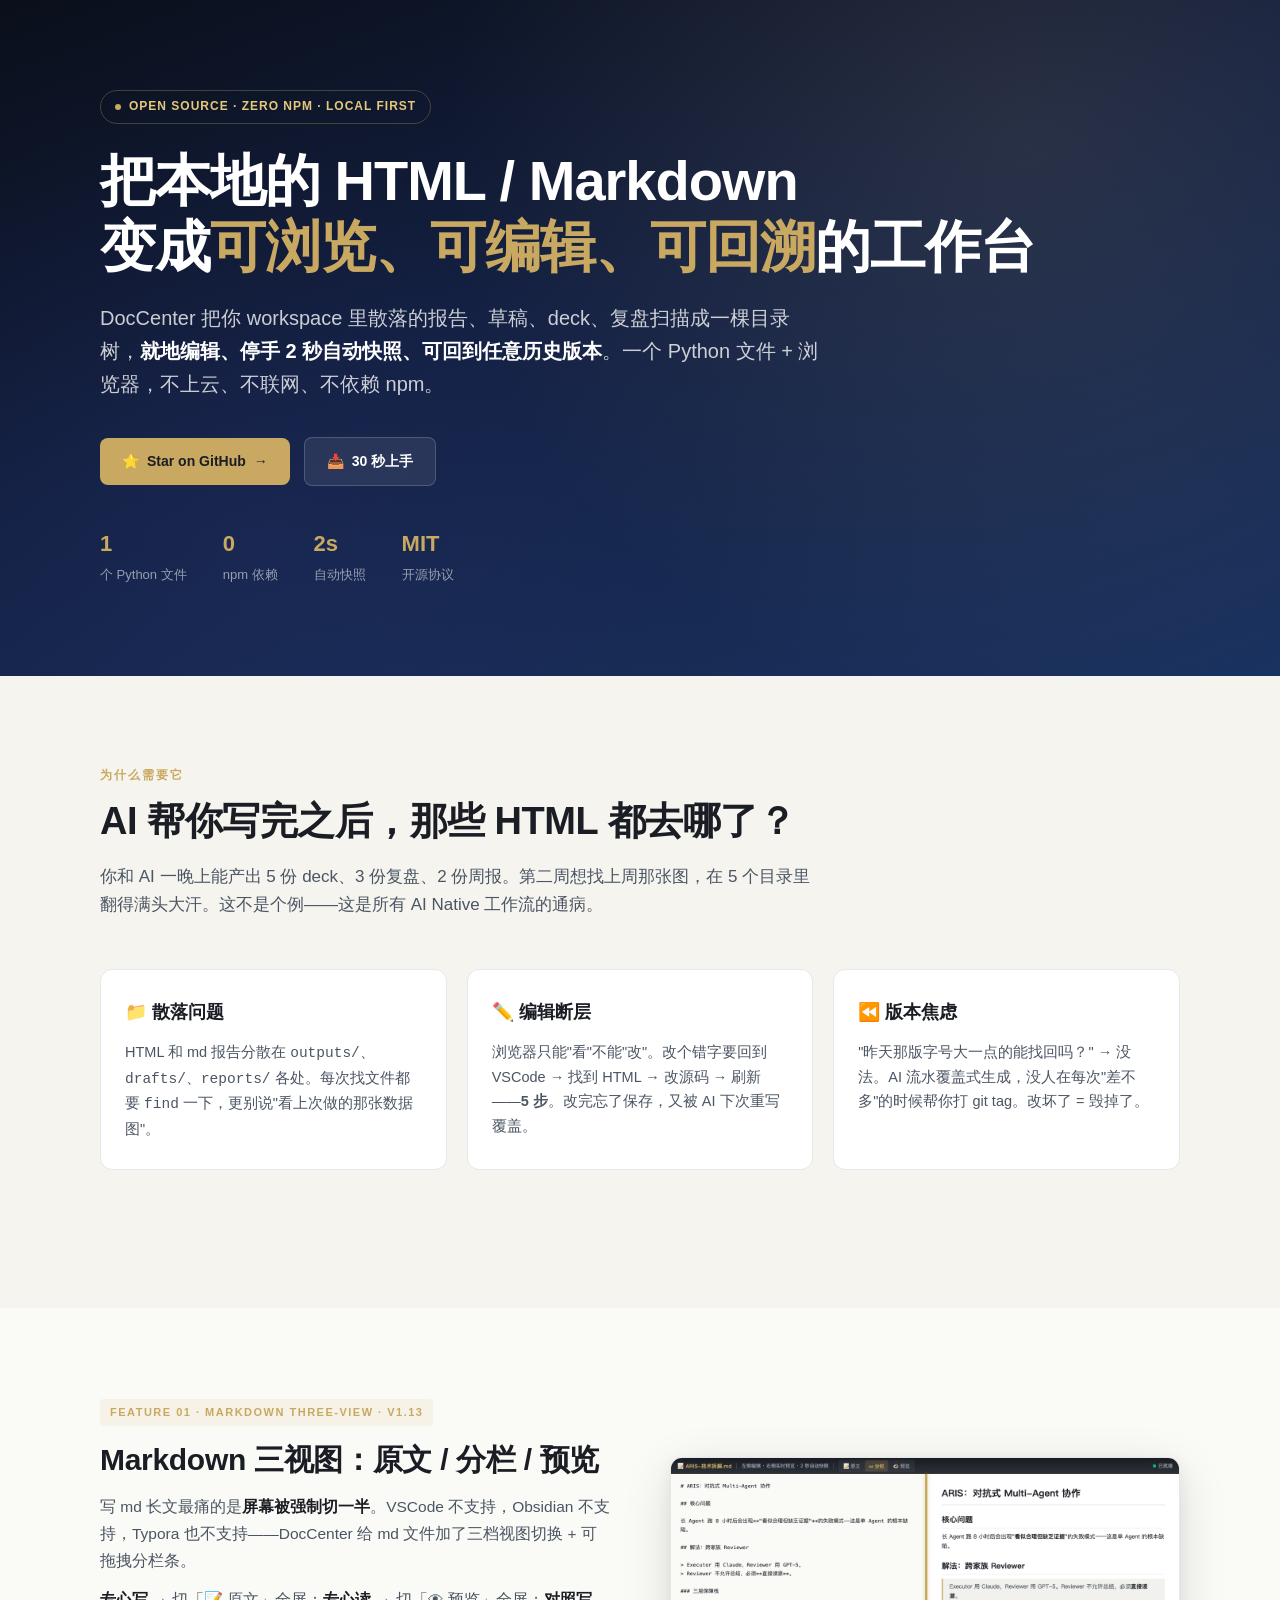
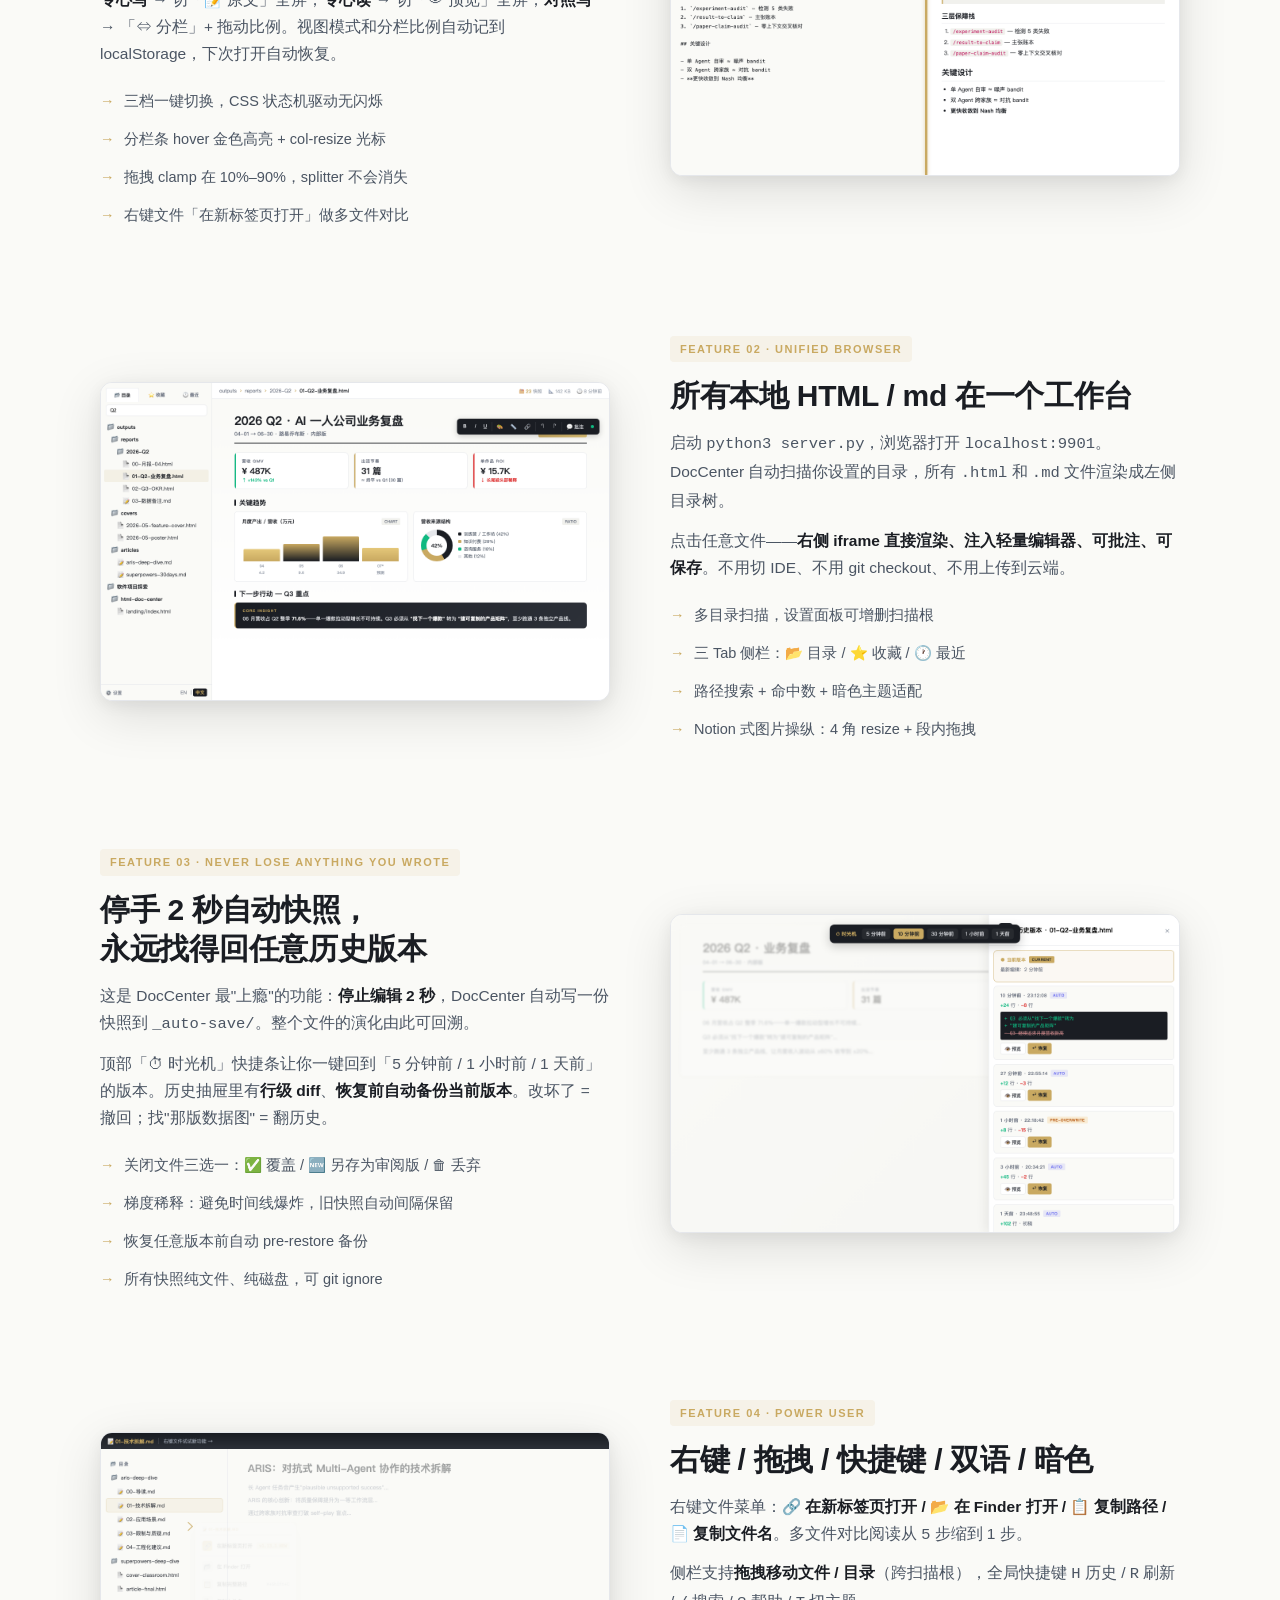
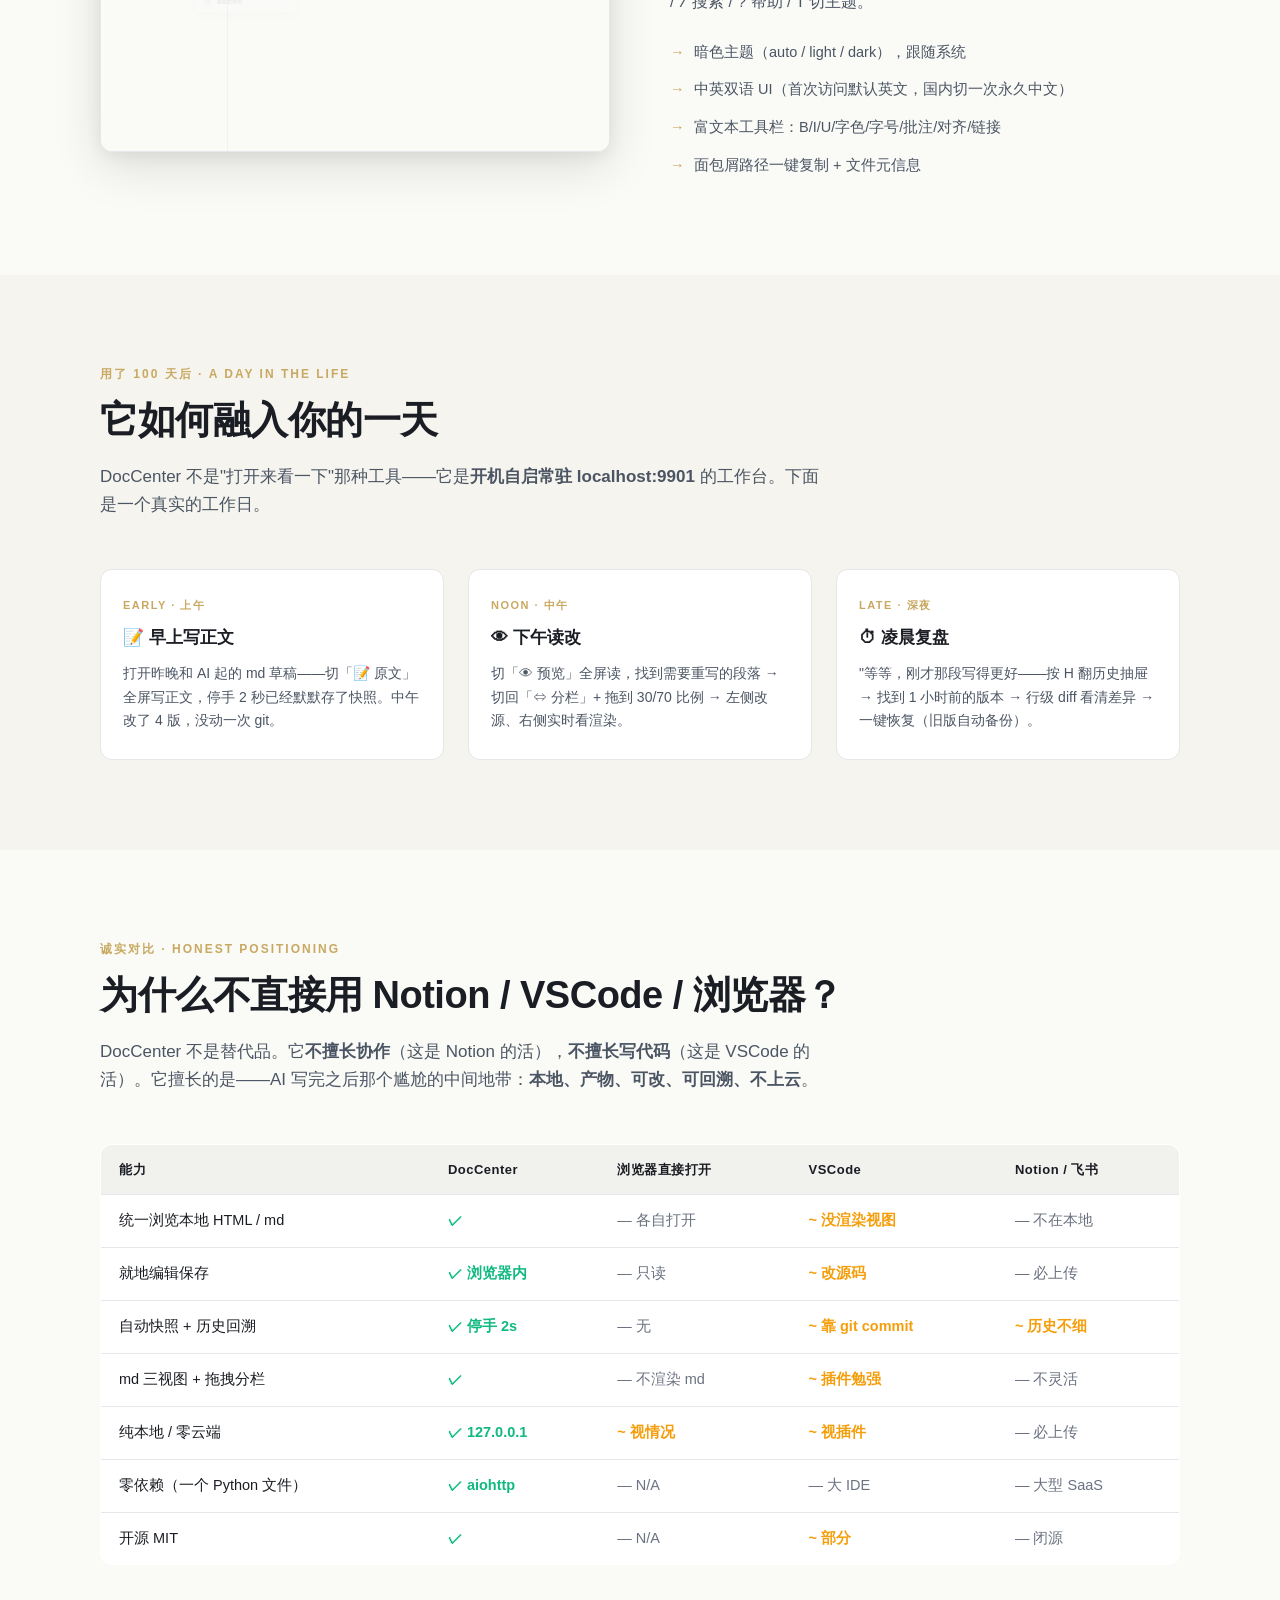
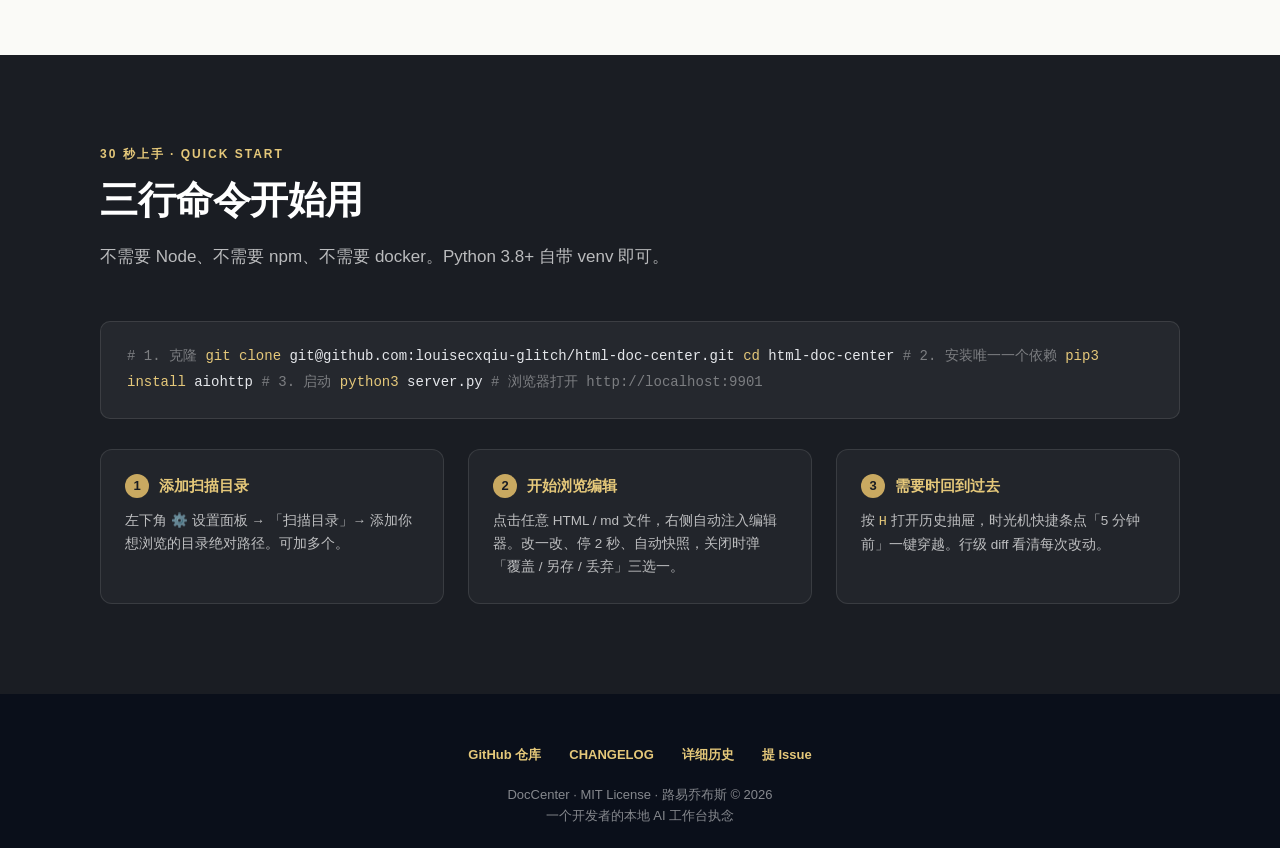
<file: docs/landing/index.html>
<!DOCTYPE html>
<html lang="zh-CN">
<head>
<meta charset="UTF-8" />
<meta name="viewport" content="width=device-width, initial-scale=1.0" />
<title>DocCenter — Browse, edit, and time-travel through your local HTML/Markdown</title>
<style>
  :root {
    --ink: #1A1D23;
    --ink-2: #2D3139;
    --gold: #C9A961;
    --gold-soft: #E5C87A;
    --bg: #FAFAF7;
    --bg-muted: #F1F1ED;
    --bg-soft: #F5F4EE;
    --text-1: #1A1D23;
    --text-2: #4B5563;
    --text-3: #6B7280;
    --border: #E5E7EB;
    --green: #10B981;
    --amber: #F59E0B;
    --red: #DC2626;
    --font: -apple-system, BlinkMacSystemFont, "PingFang SC", "Helvetica Neue", sans-serif;
    --mono: "SF Mono", Menlo, Consolas, "Liberation Mono", monospace;
    --maxw: 1080px;
  }
  * { box-sizing: border-box; }
  html, body { margin: 0; padding: 0; font-family: var(--font); color: var(--text-1); background: var(--bg); line-height: 1.65; -webkit-font-smoothing: antialiased; }

  /* ====== Hero ====== */
  .hero {
    background: linear-gradient(160deg, #0a0f1a 0%, #132042 45%, #1a3260 100%);
    color: #fff;
    padding: 90px 24px 90px;
    position: relative;
    overflow: hidden;
  }
  .hero::before{content:'';position:absolute;inset:0;background:radial-gradient(circle at 80% 20%,rgba(201,169,97,.12) 0%,transparent 50%),radial-gradient(circle at 20% 80%,rgba(99,102,241,.06) 0%,transparent 40%);pointer-events:none;}
  .hero-inner {
    max-width: var(--maxw);
    margin: 0 auto;
    position: relative;
    z-index: 1;
  }
  .hero-tag {
    display: inline-flex; align-items: center; gap: 8px;
    font-size: 12px; font-weight: 600; letter-spacing: 1px;
    color: var(--gold-soft);
    border: 1px solid rgba(201,169,97,.3);
    padding: 6px 14px; border-radius: 20px;
    margin-bottom: 24px;
  }
  .hero-tag .dot { width: 6px; height: 6px; border-radius: 50%; background: var(--gold); }
  .hero h1 {
    font-size: 56px; font-weight: 900; line-height: 1.18;
    margin: 0 0 22px;
    letter-spacing: -1px;
  }
  .hero h1 .accent { color: var(--gold); }
  .hero .sub {
    font-size: 20px; font-weight: 400;
    color: rgba(255,255,255,.78);
    max-width: 720px;
    margin: 0 0 36px;
  }
  .hero .sub b { color: #fff; font-weight: 700; }

  .hero-cta {
    display: flex; gap: 14px; flex-wrap: wrap; align-items: center;
  }
  .btn {
    display: inline-flex; align-items: center; gap: 8px;
    padding: 12px 22px;
    font-size: 14px; font-weight: 600;
    border-radius: 8px; cursor: pointer;
    text-decoration: none;
    transition: transform .15s, box-shadow .15s, background .15s;
    border: 0;
    font-family: var(--font);
  }
  .btn-primary { background: var(--gold); color: var(--ink); }
  .btn-primary:hover { transform: translateY(-1px); box-shadow: 0 6px 20px rgba(201,169,97,.4); }
  .btn-ghost { background: rgba(255,255,255,.08); color: #fff; border: 1px solid rgba(255,255,255,.18); }
  .btn-ghost:hover { background: rgba(255,255,255,.15); }
  .btn .arrow { transition: transform .15s; }
  .btn:hover .arrow { transform: translateX(3px); }

  .hero-meta {
    margin-top: 40px;
    display: flex; gap: 36px; flex-wrap: wrap;
    color: rgba(255,255,255,.55);
    font-size: 13px;
  }
  .hero-meta b { color: var(--gold); font-size: 22px; font-weight: 900; display: block; margin-bottom: 2px; }

  /* ====== Section base ====== */
  section { padding: 90px 24px; }
  .section-inner { max-width: var(--maxw); margin: 0 auto; }
  .section-eyebrow {
    font-size: 12px; font-weight: 700; letter-spacing: 2px;
    color: var(--gold);
    text-transform: uppercase;
    margin-bottom: 12px;
  }
  .section-title {
    font-size: 38px; font-weight: 900; line-height: 1.25;
    margin: 0 0 18px;
    color: var(--ink);
    letter-spacing: -.5px;
  }
  .section-lead {
    font-size: 17px; color: var(--text-2);
    max-width: 720px;
    margin: 0 0 50px;
  }

  /* ====== Pain section ====== */
  .pain { background: var(--bg-soft); }
  .pain-grid {
    display: grid;
    grid-template-columns: repeat(3, 1fr);
    gap: 20px;
    margin-bottom: 48px;
  }
  @media (max-width: 800px) { .pain-grid { grid-template-columns: 1fr; } }
  .pain-card {
    background: #fff;
    border: 1px solid var(--border);
    border-radius: 12px;
    padding: 28px 24px;
  }
  .pain-card h3 {
    font-size: 18px; font-weight: 700;
    margin: 0 0 12px;
    color: var(--ink);
  }
  .pain-card p {
    font-size: 14.5px; color: var(--text-2);
    margin: 0;
    line-height: 1.7;
  }

  /* ====== Feature section ====== */
  .feature {
    display: grid;
    grid-template-columns: 1fr 1fr;
    gap: 60px;
    align-items: center;
    margin-bottom: 100px;
  }
  .feature:last-child { margin-bottom: 0; }
  .feature.reverse { direction: rtl; }
  .feature.reverse > * { direction: ltr; }
  @media (max-width: 800px) {
    .feature, .feature.reverse { grid-template-columns: 1fr; gap: 30px; direction: ltr; }
  }

  .feature-text .badge {
    display: inline-block;
    font-size: 11px; font-weight: 700; letter-spacing: 1.5px;
    color: var(--gold); text-transform: uppercase;
    background: rgba(201,169,97,.1);
    padding: 4px 10px; border-radius: 4px;
    margin-bottom: 14px;
  }
  .feature-text h2 {
    font-size: 30px; font-weight: 900; line-height: 1.3;
    margin: 0 0 14px; color: var(--ink);
    letter-spacing: -.3px;
  }
  .feature-text p {
    font-size: 15.5px; color: var(--text-2);
    margin: 0 0 12px;
    line-height: 1.75;
  }
  .feature-text p strong { color: var(--ink); font-weight: 700; }
  .feature-text .bullets {
    margin: 16px 0 0; padding: 0; list-style: none;
  }
  .feature-text .bullets li {
    padding: 7px 0 7px 24px;
    position: relative;
    font-size: 14.5px; color: var(--text-2);
  }
  .feature-text .bullets li::before {
    content: '→'; position: absolute;
    left: 0; top: 7px;
    color: var(--gold); font-weight: 700;
  }

  /* 截图 */
  .screen {
    border-radius: 12px;
    overflow: hidden;
    box-shadow: 0 14px 50px rgba(0,0,0,.12), 0 4px 16px rgba(0,0,0,.06);
    background: #fff;
    border: 1px solid var(--border);
    transition: transform .25s;
  }
  .screen:hover { transform: translateY(-3px); }
  .screen img { display: block; width: 100%; height: auto; }

  /* ====== Day-in-the-life timeline ====== */
  .timeline { background: var(--bg-soft); }
  .timeline-grid {
    display: grid;
    grid-template-columns: repeat(3, 1fr);
    gap: 24px;
  }
  @media (max-width: 800px) { .timeline-grid { grid-template-columns: 1fr; } }
  .tl-card {
    background: #fff;
    border: 1px solid var(--border);
    border-radius: 12px;
    padding: 26px 22px;
    position: relative;
  }
  .tl-card .tl-time {
    font-size: 11px; font-weight: 800; letter-spacing: 1.5px;
    color: var(--gold); text-transform: uppercase;
    margin-bottom: 10px;
  }
  .tl-card h4 {
    font-size: 17px; font-weight: 700;
    margin: 0 0 10px;
    color: var(--ink);
  }
  .tl-card p {
    font-size: 14px; color: var(--text-2);
    margin: 0; line-height: 1.7;
  }

  /* ====== Compare table ====== */
  .compare-table {
    width: 100%;
    border-collapse: collapse;
    background: #fff;
    border: 1px solid var(--border);
    border-radius: 12px;
    overflow: hidden;
    margin-top: 30px;
    font-size: 14.5px;
  }
  .compare-table th, .compare-table td {
    padding: 14px 18px;
    text-align: left;
    border-bottom: 1px solid var(--border);
  }
  .compare-table th {
    background: var(--bg-muted);
    color: var(--ink);
    font-weight: 700;
    font-size: 13px;
    letter-spacing: .5px;
  }
  .compare-table tr:last-child td { border-bottom: 0; }
  .compare-table .yes { color: var(--green); font-weight: 700; }
  .compare-table .partial { color: var(--amber); font-weight: 600; }
  .compare-table .no { color: var(--text-3); }

  /* ====== Install ====== */
  .install { background: var(--ink); color: #fff; }
  .install .section-title { color: #fff; }
  .install .section-lead { color: rgba(255,255,255,.7); }
  .install .section-eyebrow { color: var(--gold-soft); }

  .code-block {
    background: rgba(255,255,255,.05);
    border: 1px solid rgba(255,255,255,.1);
    border-radius: 10px;
    padding: 22px 26px;
    font-family: var(--mono);
    font-size: 14px;
    color: #E5E7EB;
    line-height: 1.85;
    overflow-x: auto;
    margin: 16px 0;
  }
  .code-block .cmt { color: rgba(255,255,255,.4); }
  .code-block .cmd { color: var(--gold-soft); }

  .install-steps {
    display: grid;
    grid-template-columns: repeat(3, 1fr);
    gap: 24px;
    margin-top: 30px;
  }
  @media (max-width: 800px) { .install-steps { grid-template-columns: 1fr; } }
  .install-card {
    background: rgba(255,255,255,.04);
    border: 1px solid rgba(255,255,255,.1);
    border-radius: 12px;
    padding: 24px;
  }
  .install-card h4 {
    font-size: 15px; font-weight: 700;
    margin: 0 0 12px; color: var(--gold-soft);
    display: flex; align-items: center; gap: 10px;
  }
  .install-card h4 .step-num {
    width: 24px; height: 24px;
    background: var(--gold); color: var(--ink);
    border-radius: 50%;
    display: inline-flex; align-items: center; justify-content: center;
    font-size: 13px; font-weight: 900;
  }
  .install-card p { color: rgba(255,255,255,.7); font-size: 13.5px; margin: 0; line-height: 1.7; }

  /* ====== Footer ====== */
  .footer {
    background: #0a0f1a;
    color: rgba(255,255,255,.5);
    padding: 50px 24px 30px;
    text-align: center;
    font-size: 13px;
  }
  .footer a { color: var(--gold-soft); text-decoration: none; }
  .footer a:hover { text-decoration: underline; }
  .footer-links {
    margin-bottom: 18px;
    display: flex; justify-content: center; gap: 28px; flex-wrap: wrap;
  }
  .footer-links a { font-weight: 600; }
</style>
</head>
<body>

<!-- ============== HERO ============== -->
<section class="hero">
  <div class="hero-inner">
    <div class="hero-tag"><span class="dot"></span>OPEN SOURCE · ZERO NPM · LOCAL FIRST</div>
    <h1>把本地的 HTML / Markdown<br>变成<span class="accent">可浏览、可编辑、可回溯</span>的工作台</h1>
    <p class="sub">
      DocCenter 把你 workspace 里散落的报告、草稿、deck、复盘扫描成一棵目录树，<b>就地编辑、停手 2 秒自动快照、可回到任意历史版本</b>。一个 Python 文件 + 浏览器，不上云、不联网、不依赖 npm。
    </p>
    <div class="hero-cta">
      <a class="btn btn-primary" href="https://github.com/louisecxqiu-glitch/html-doc-center" target="_blank">
        <span>⭐</span> Star on GitHub <span class="arrow">→</span>
      </a>
      <a class="btn btn-ghost" href="#install">
        <span>📥</span> 30 秒上手
      </a>
    </div>
    <div class="hero-meta">
      <div><b>1</b>个 Python 文件</div>
      <div><b>0</b>npm 依赖</div>
      <div><b>2s</b>自动快照</div>
      <div><b>MIT</b>开源协议</div>
    </div>
  </div>
</section>

<!-- ============== PAIN ============== -->
<section class="pain">
  <div class="section-inner">
    <div class="section-eyebrow">为什么需要它</div>
    <h2 class="section-title">AI 帮你写完之后，那些 HTML 都去哪了？</h2>
    <p class="section-lead">
      你和 AI 一晚上能产出 5 份 deck、3 份复盘、2 份周报。第二周想找上周那张图，在 5 个目录里翻得满头大汗。这不是个例——这是所有 AI Native 工作流的通病。
    </p>

    <div class="pain-grid">
      <div class="pain-card">
        <h3>📁 散落问题</h3>
        <p>HTML 和 md 报告分散在 <code>outputs/</code>、<code>drafts/</code>、<code>reports/</code> 各处。每次找文件都要 <code>find</code> 一下，更别说"看上次做的那张数据图"。</p>
      </div>
      <div class="pain-card">
        <h3>✏️ 编辑断层</h3>
        <p>浏览器只能"看"不能"改"。改个错字要回到 VSCode → 找到 HTML → 改源码 → 刷新——<strong>5 步</strong>。改完忘了保存，又被 AI 下次重写覆盖。</p>
      </div>
      <div class="pain-card">
        <h3>⏪ 版本焦虑</h3>
        <p>"昨天那版字号大一点的能找回吗？" → 没法。AI 流水覆盖式生成，没人在每次"差不多"的时候帮你打 git tag。改坏了 = 毁掉了。</p>
      </div>
    </div>
  </div>
</section>

<!-- ============== FEATURE 1: md 三视图（升为主打） ============== -->
<section>
  <div class="section-inner">
    <div class="feature">
      <div class="feature-text">
        <span class="badge">FEATURE 01 · MARKDOWN THREE-VIEW · v1.13</span>
        <h2>Markdown 三视图：原文 / 分栏 / 预览</h2>
        <p>写 md 长文最痛的是<strong>屏幕被强制切一半</strong>。VSCode 不支持，Obsidian 不支持，Typora 也不支持——DocCenter 给 md 文件加了三档视图切换 + 可拖拽分栏条。</p>
        <p><strong>专心写</strong> → 切「📝 原文」全屏；<strong>专心读</strong> → 切「👁 预览」全屏；<strong>对照写</strong> → 「⇔ 分栏」+ 拖动比例。视图模式和分栏比例自动记到 localStorage，下次打开自动恢复。</p>
        <ul class="bullets">
          <li>三档一键切换，CSS 状态机驱动无闪烁</li>
          <li>分栏条 hover 金色高亮 + col-resize 光标</li>
          <li>拖拽 clamp 在 10%–90%，splitter 不会消失</li>
          <li>右键文件「在新标签页打开」做多文件对比</li>
        </ul>
      </div>
      <div class="screen">
        <img src="images/screen-01-md-three-view.png" alt="DocCenter Markdown 三视图：左侧原文 + 金色拖拽条 + 右侧预览" />
      </div>
    </div>

    <!-- ============== FEATURE 2: 主界面 ============== -->
    <div class="feature reverse">
      <div class="feature-text">
        <span class="badge">FEATURE 02 · UNIFIED BROWSER</span>
        <h2>所有本地 HTML / md 在一个工作台</h2>
        <p>启动 <code>python3 server.py</code>，浏览器打开 <code>localhost:9901</code>。DocCenter 自动扫描你设置的目录，所有 <code>.html</code> 和 <code>.md</code> 文件渲染成左侧目录树。</p>
        <p>点击任意文件——<strong>右侧 iframe 直接渲染、注入轻量编辑器、可批注、可保存</strong>。不用切 IDE、不用 git checkout、不用上传到云端。</p>
        <ul class="bullets">
          <li>多目录扫描，设置面板可增删扫描根</li>
          <li>三 Tab 侧栏：📂 目录 / ⭐ 收藏 / 🕐 最近</li>
          <li>路径搜索 + 命中数 + 暗色主题适配</li>
          <li>Notion 式图片操纵：4 角 resize + 段内拖拽</li>
        </ul>
      </div>
      <div class="screen">
        <img src="images/screen-02-main.png" alt="DocCenter 主界面：左侧目录树 + 右侧 HTML 业务报告渲染（含图表/数字卡/洞察盒）" />
      </div>
    </div>

    <!-- ============== FEATURE 3: 时光机 ============== -->
    <div class="feature">
      <div class="feature-text">
        <span class="badge">FEATURE 03 · NEVER LOSE ANYTHING YOU WROTE</span>
        <h2>停手 2 秒自动快照，<br>永远找得回任意历史版本</h2>
        <p>这是 DocCenter 最"上瘾"的功能：<strong>停止编辑 2 秒</strong>，DocCenter 自动写一份快照到 <code>_auto-save/</code>。整个文件的演化由此可回溯。</p>
        <p>顶部「⏱ 时光机」快捷条让你一键回到「5 分钟前 / 1 小时前 / 1 天前」的版本。历史抽屉里有<strong>行级 diff</strong>、<strong>恢复前自动备份当前版本</strong>。改坏了 = 撤回；找"那版数据图" = 翻历史。</p>
        <ul class="bullets">
          <li>关闭文件三选一：✅ 覆盖 / 🆕 另存为审阅版 / 🗑 丢弃</li>
          <li>梯度稀释：避免时间线爆炸，旧快照自动间隔保留</li>
          <li>恢复任意版本前自动 pre-restore 备份</li>
          <li>所有快照纯文件、纯磁盘，可 git ignore</li>
        </ul>
      </div>
      <div class="screen">
        <img src="images/screen-03-time-machine.png" alt="DocCenter 时光机：历史抽屉 + 时光机快捷条 + 行级 diff" />
      </div>
    </div>

    <!-- ============== FEATURE 4: 重度用户 ============== -->
    <div class="feature reverse">
      <div class="feature-text">
        <span class="badge">FEATURE 04 · POWER USER</span>
        <h2>右键 / 拖拽 / 快捷键 / 双语 / 暗色</h2>
        <p>右键文件菜单：<strong>🔗 在新标签页打开 / 📂 在 Finder 打开 / 📋 复制路径 / 📄 复制文件名</strong>。多文件对比阅读从 5 步缩到 1 步。</p>
        <p>侧栏支持<strong>拖拽移动文件 / 目录</strong>（跨扫描根），全局快捷键 <code>H</code> 历史 / <code>R</code> 刷新 / <code>/</code> 搜索 / <code>?</code> 帮助 / <code>T</code> 切主题。</p>
        <ul class="bullets">
          <li>暗色主题（auto / light / dark），跟随系统</li>
          <li>中英双语 UI（首次访问默认英文，国内切一次永久中文）</li>
          <li>富文本工具栏：B/I/U/字色/字号/批注/对齐/链接</li>
          <li>面包屑路径一键复制 + 文件元信息</li>
        </ul>
      </div>
      <div class="screen">
        <img src="images/screen-04-context-menu.png" alt="DocCenter 右键菜单：在新标签页打开 + Finder + 复制路径 + 复制文件名" />
      </div>
    </div>
  </div>
</section>

<!-- ============== DAY-IN-THE-LIFE ============== -->
<section class="timeline">
  <div class="section-inner">
    <div class="section-eyebrow">用了 100 天后 · A DAY IN THE LIFE</div>
    <h2 class="section-title">它如何融入你的一天</h2>
    <p class="section-lead">DocCenter 不是"打开来看一下"那种工具——它是<strong>开机自启常驻 localhost:9901</strong> 的工作台。下面是一个真实的工作日。</p>

    <div class="timeline-grid">
      <div class="tl-card">
        <div class="tl-time">EARLY · 上午</div>
        <h4>📝 早上写正文</h4>
        <p>打开昨晚和 AI 起的 md 草稿——切「📝 原文」全屏写正文，停手 2 秒已经默默存了快照。中午改了 4 版，没动一次 git。</p>
      </div>
      <div class="tl-card">
        <div class="tl-time">NOON · 中午</div>
        <h4>👁 下午读改</h4>
        <p>切「👁 预览」全屏读，找到需要重写的段落 → 切回「⇔ 分栏」+ 拖到 30/70 比例 → 左侧改源、右侧实时看渲染。</p>
      </div>
      <div class="tl-card">
        <div class="tl-time">LATE · 深夜</div>
        <h4>⏱ 凌晨复盘</h4>
        <p>"等等，刚才那段写得更好——按 H 翻历史抽屉 → 找到 1 小时前的版本 → 行级 diff 看清差异 → 一键恢复（旧版自动备份）。</p>
      </div>
    </div>
  </div>
</section>

<!-- ============== COMPARE TABLE ============== -->
<section>
  <div class="section-inner">
    <div class="section-eyebrow">诚实对比 · HONEST POSITIONING</div>
    <h2 class="section-title">为什么不直接用 Notion / VSCode / 浏览器？</h2>
    <p class="section-lead">DocCenter 不是替代品。它<strong>不擅长协作</strong>（这是 Notion 的活），<strong>不擅长写代码</strong>（这是 VSCode 的活）。它擅长的是——AI 写完之后那个尴尬的中间地带：<strong>本地、产物、可改、可回溯、不上云</strong>。</p>

    <table class="compare-table">
      <thead>
        <tr>
          <th>能力</th>
          <th>DocCenter</th>
          <th>浏览器直接打开</th>
          <th>VSCode</th>
          <th>Notion / 飞书</th>
        </tr>
      </thead>
      <tbody>
        <tr>
          <td>统一浏览本地 HTML / md</td>
          <td><span class="yes">✓</span></td>
          <td class="no">— 各自打开</td>
          <td class="partial">~ 没渲染视图</td>
          <td class="no">— 不在本地</td>
        </tr>
        <tr>
          <td>就地编辑保存</td>
          <td><span class="yes">✓ 浏览器内</span></td>
          <td class="no">— 只读</td>
          <td class="partial">~ 改源码</td>
          <td class="no">— 必上传</td>
        </tr>
        <tr>
          <td>自动快照 + 历史回溯</td>
          <td><span class="yes">✓ 停手 2s</span></td>
          <td class="no">— 无</td>
          <td class="partial">~ 靠 git commit</td>
          <td class="partial">~ 历史不细</td>
        </tr>
        <tr>
          <td>md 三视图 + 拖拽分栏</td>
          <td><span class="yes">✓</span></td>
          <td class="no">— 不渲染 md</td>
          <td class="partial">~ 插件勉强</td>
          <td class="no">— 不灵活</td>
        </tr>
        <tr>
          <td>纯本地 / 零云端</td>
          <td><span class="yes">✓ 127.0.0.1</span></td>
          <td class="partial">~ 视情况</td>
          <td class="partial">~ 视插件</td>
          <td class="no">— 必上传</td>
        </tr>
        <tr>
          <td>零依赖（一个 Python 文件）</td>
          <td><span class="yes">✓ aiohttp</span></td>
          <td class="no">— N/A</td>
          <td class="no">— 大 IDE</td>
          <td class="no">— 大型 SaaS</td>
        </tr>
        <tr>
          <td>开源 MIT</td>
          <td><span class="yes">✓</span></td>
          <td class="no">— N/A</td>
          <td class="partial">~ 部分</td>
          <td class="no">— 闭源</td>
        </tr>
      </tbody>
    </table>
  </div>
</section>

<!-- ============== INSTALL ============== -->
<section class="install" id="install">
  <div class="section-inner">
    <div class="section-eyebrow">30 秒上手 · QUICK START</div>
    <h2 class="section-title">三行命令开始用</h2>
    <p class="section-lead">不需要 Node、不需要 npm、不需要 docker。Python 3.8+ 自带 venv 即可。</p>

    <div class="code-block">
<span class="cmt"># 1. 克隆</span>
<span class="cmd">git clone</span> git@github.com:louisecxqiu-glitch/html-doc-center.git
<span class="cmd">cd</span> html-doc-center

<span class="cmt"># 2. 安装唯一一个依赖</span>
<span class="cmd">pip3 install</span> aiohttp

<span class="cmt"># 3. 启动</span>
<span class="cmd">python3</span> server.py
<span class="cmt"># 浏览器打开 http://localhost:9901</span>
    </div>

    <div class="install-steps">
      <div class="install-card">
        <h4><span class="step-num">1</span>添加扫描目录</h4>
        <p>左下角 ⚙️ 设置面板 → 「扫描目录」→ 添加你想浏览的目录绝对路径。可加多个。</p>
      </div>
      <div class="install-card">
        <h4><span class="step-num">2</span>开始浏览编辑</h4>
        <p>点击任意 HTML / md 文件，右侧自动注入编辑器。改一改、停 2 秒、自动快照，关闭时弹「覆盖 / 另存 / 丢弃」三选一。</p>
      </div>
      <div class="install-card">
        <h4><span class="step-num">3</span>需要时回到过去</h4>
        <p>按 <code style="color:var(--gold-soft)">H</code> 打开历史抽屉，时光机快捷条点「5 分钟前」一键穿越。行级 diff 看清每次改动。</p>
      </div>
    </div>
  </div>
</section>

<!-- ============== FOOTER ============== -->
<div class="footer">
  <div class="footer-links">
    <a href="https://github.com/louisecxqiu-glitch/html-doc-center" target="_blank">GitHub 仓库</a>
    <a href="https://github.com/louisecxqiu-glitch/html-doc-center/blob/main/CHANGELOG.md" target="_blank">CHANGELOG</a>
    <a href="https://github.com/louisecxqiu-glitch/html-doc-center/blob/main/docs/CHANGELOG-detailed.md" target="_blank">详细历史</a>
    <a href="https://github.com/louisecxqiu-glitch/html-doc-center/issues" target="_blank">提 Issue</a>
  </div>
  <div>
    DocCenter · MIT License · 路易乔布斯 © 2026<br>
    一个开发者的本地 AI 工作台执念
  </div>
</div>

</body>
</html>
</file>
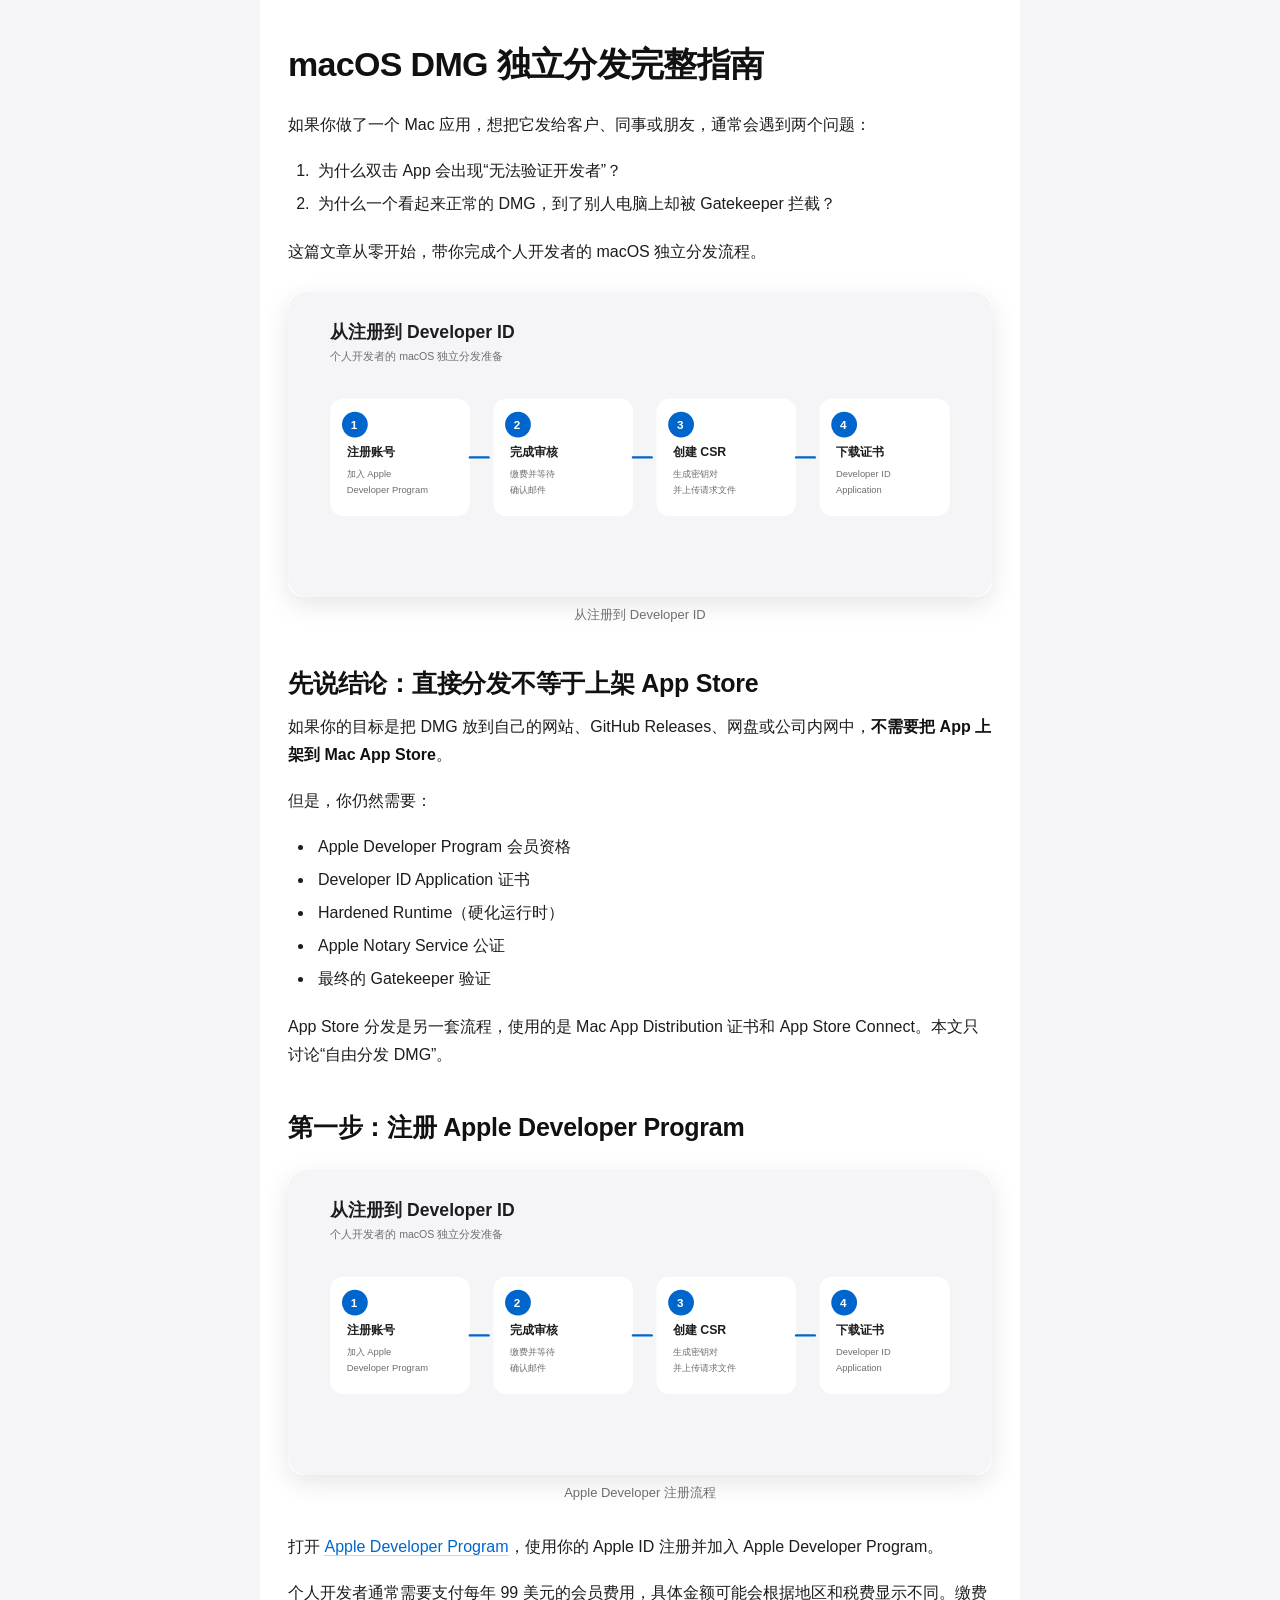
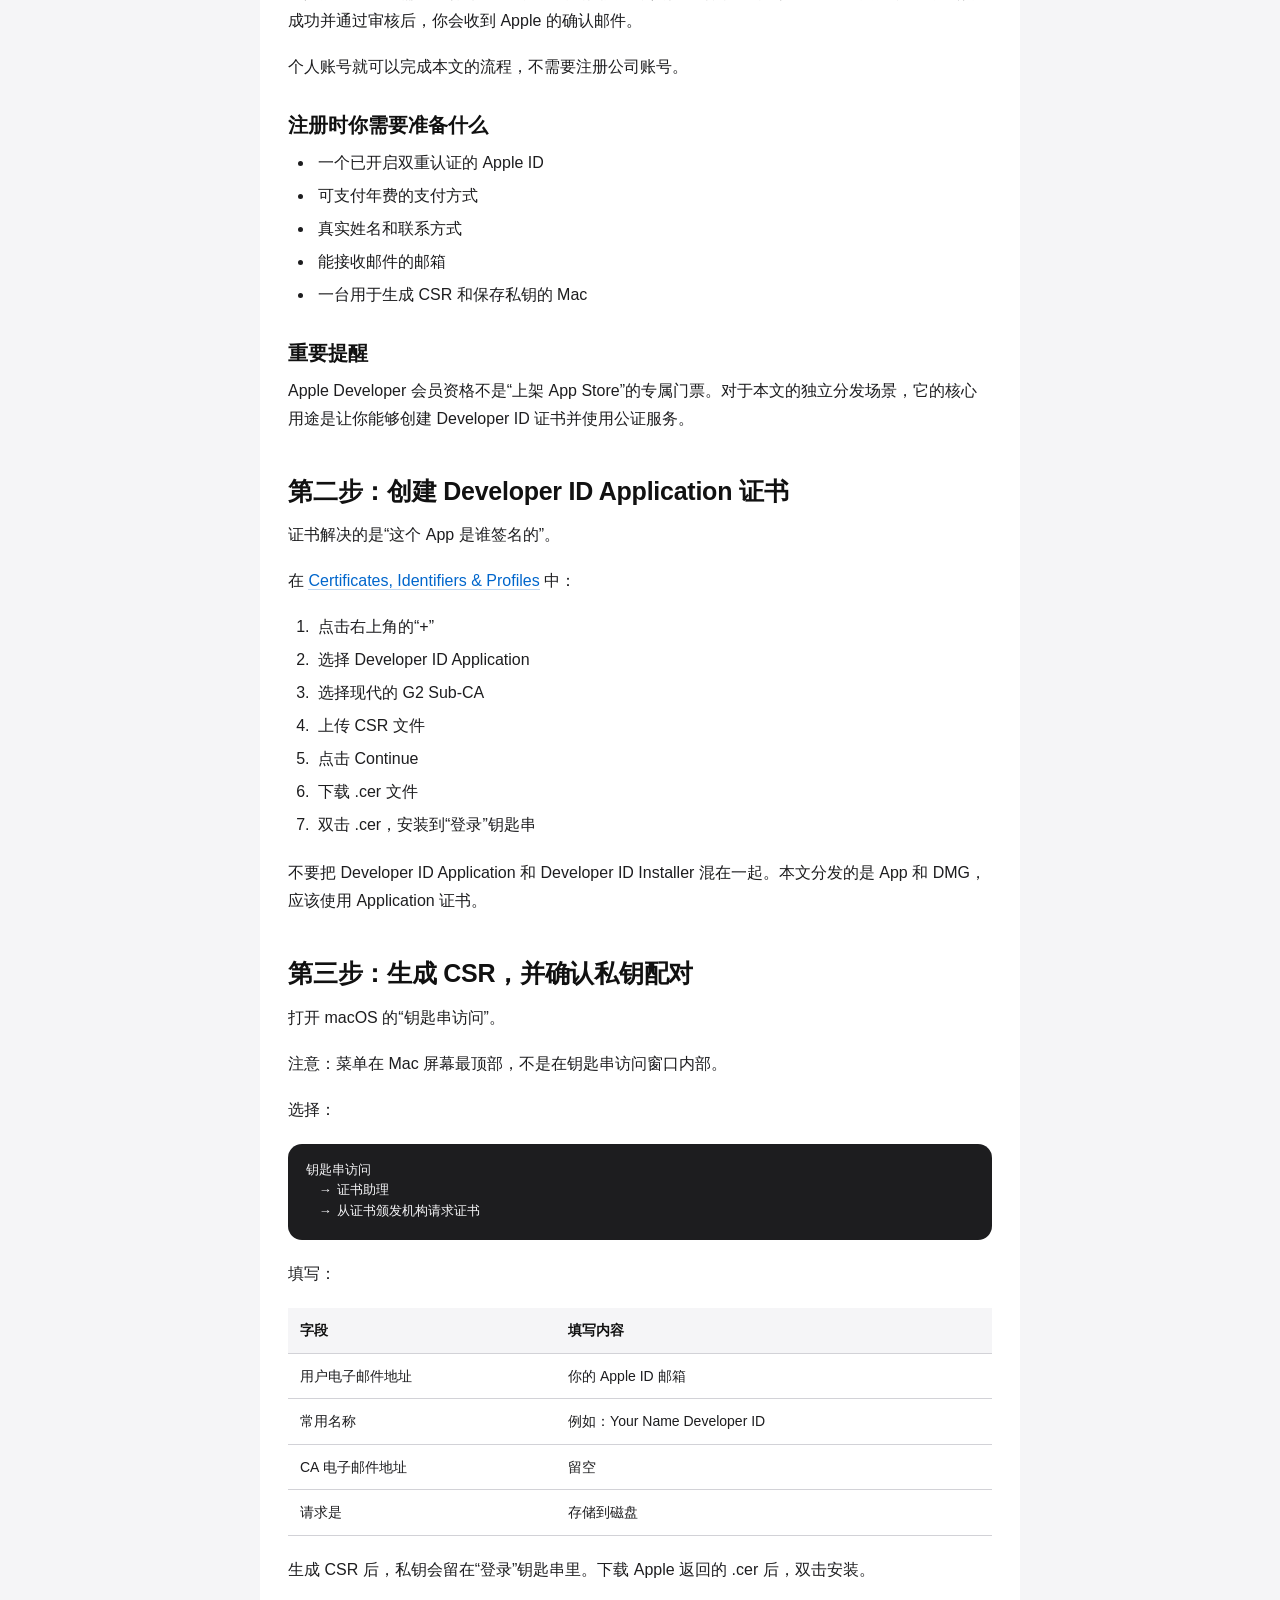
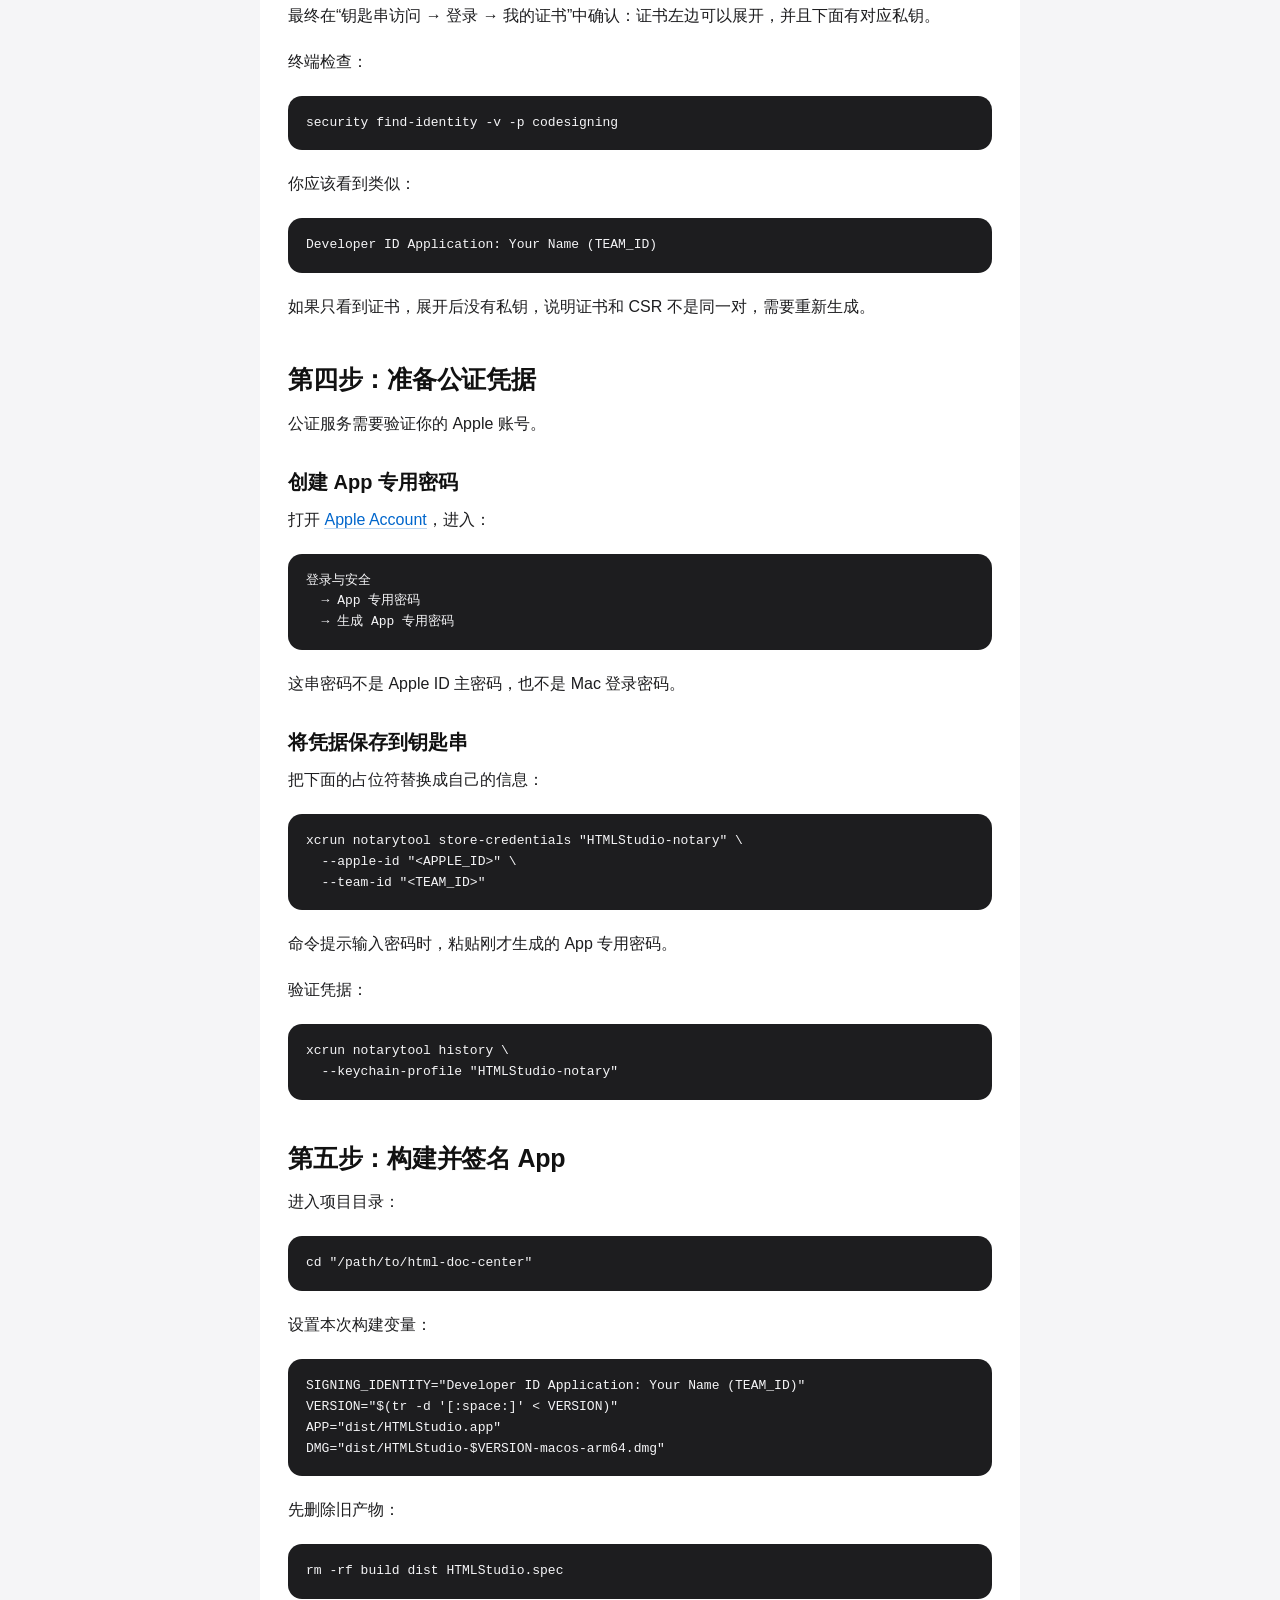
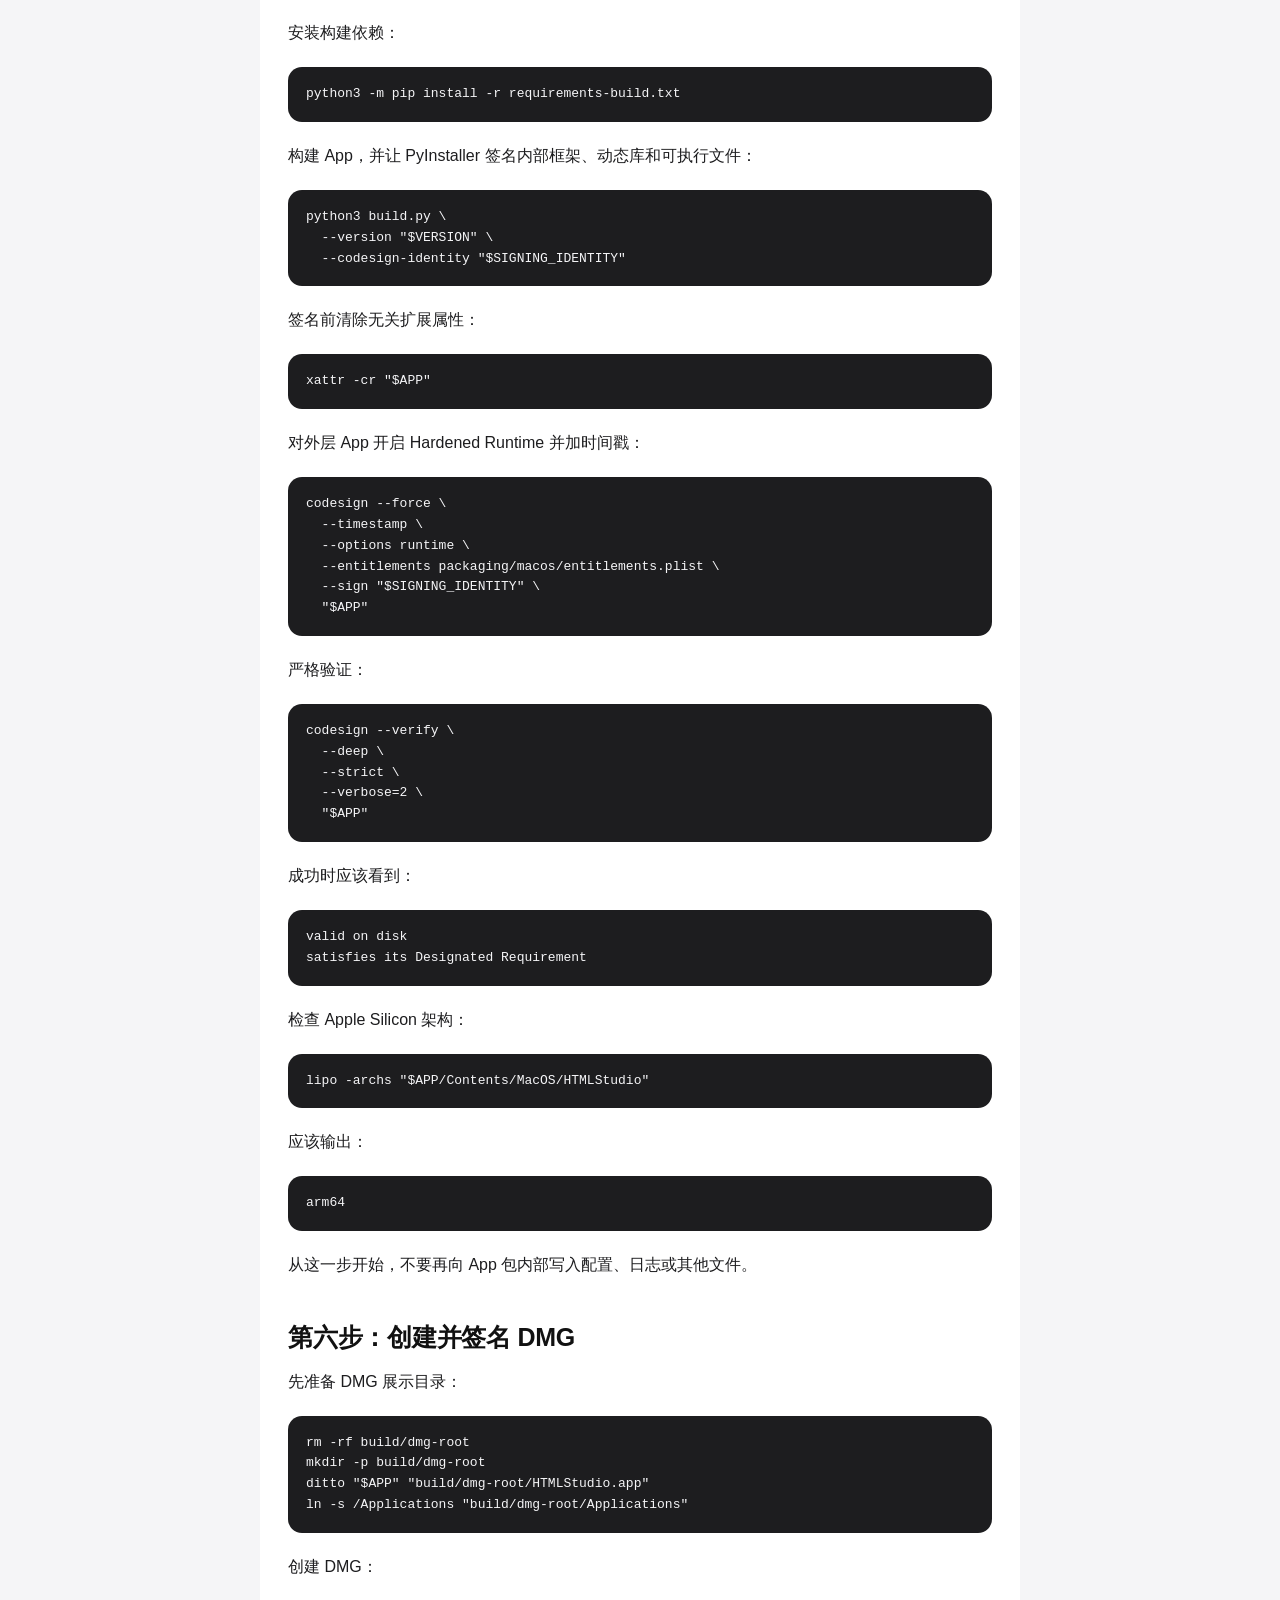
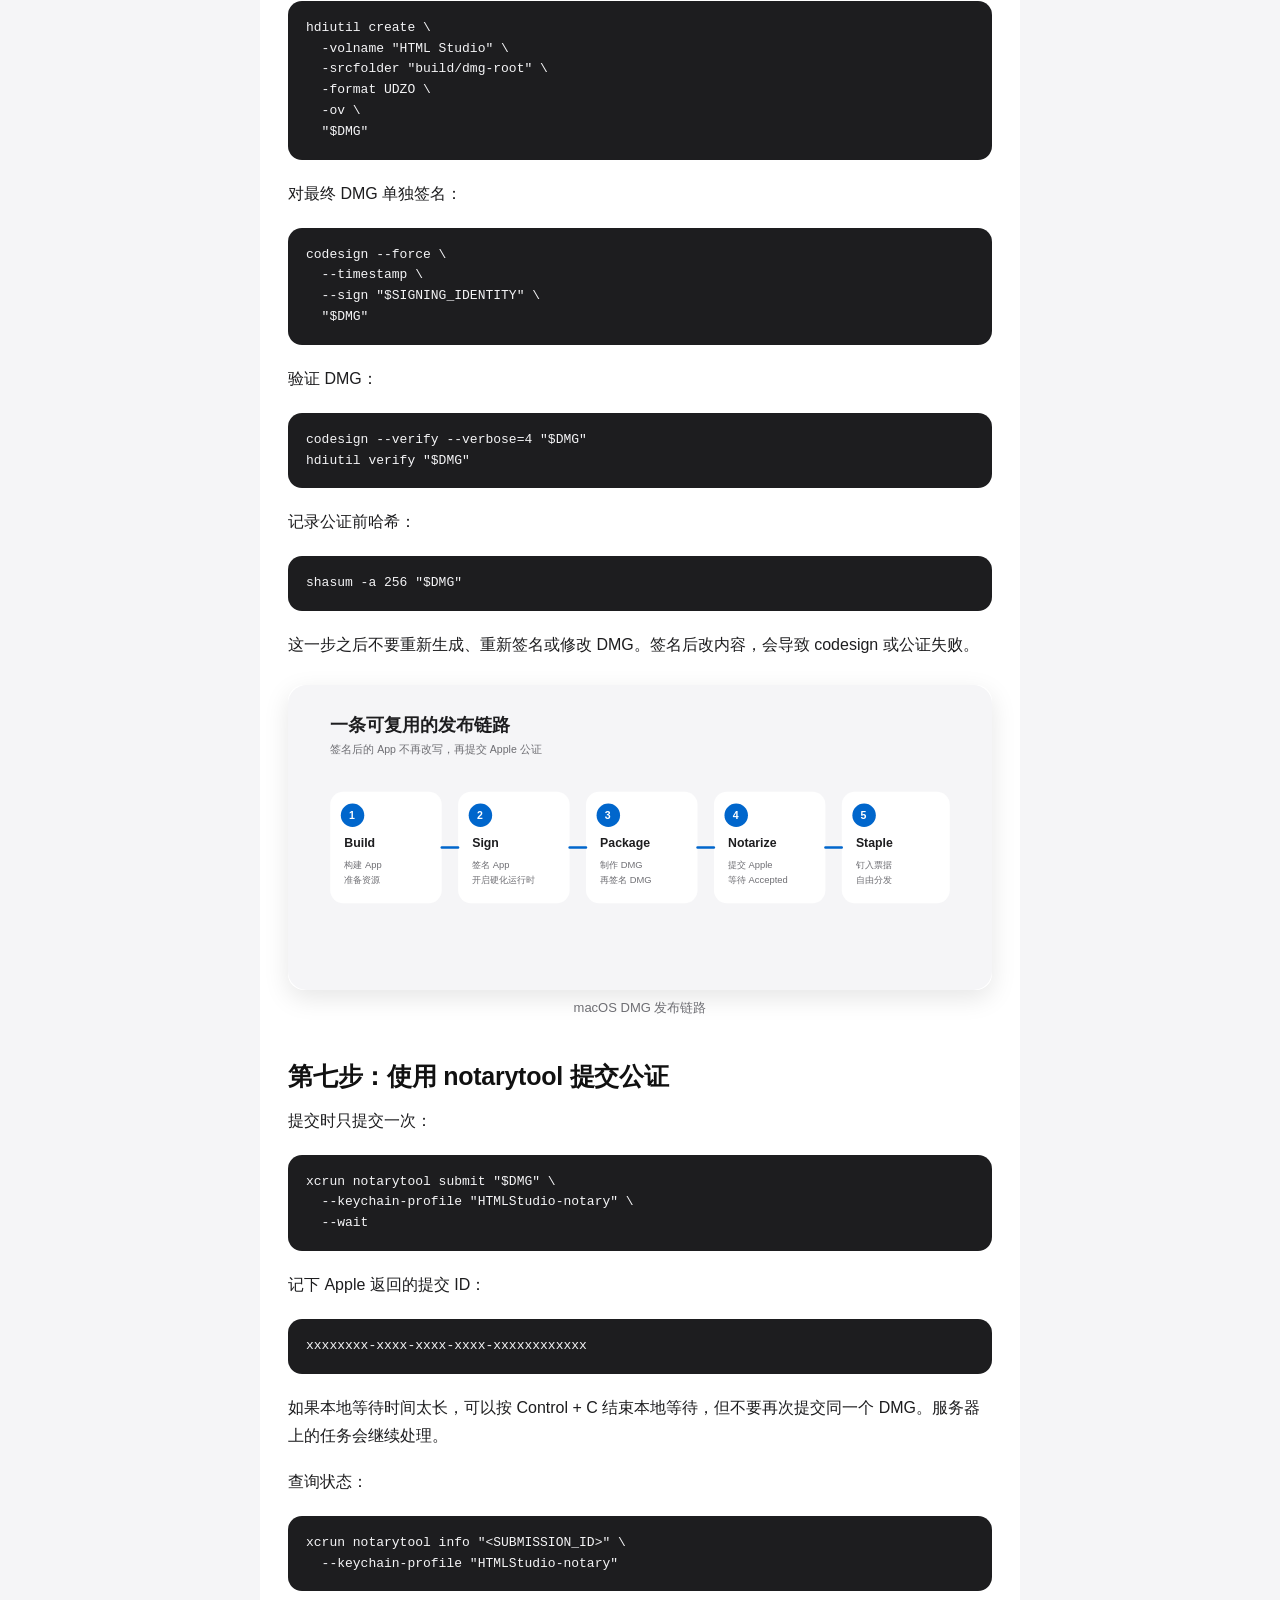
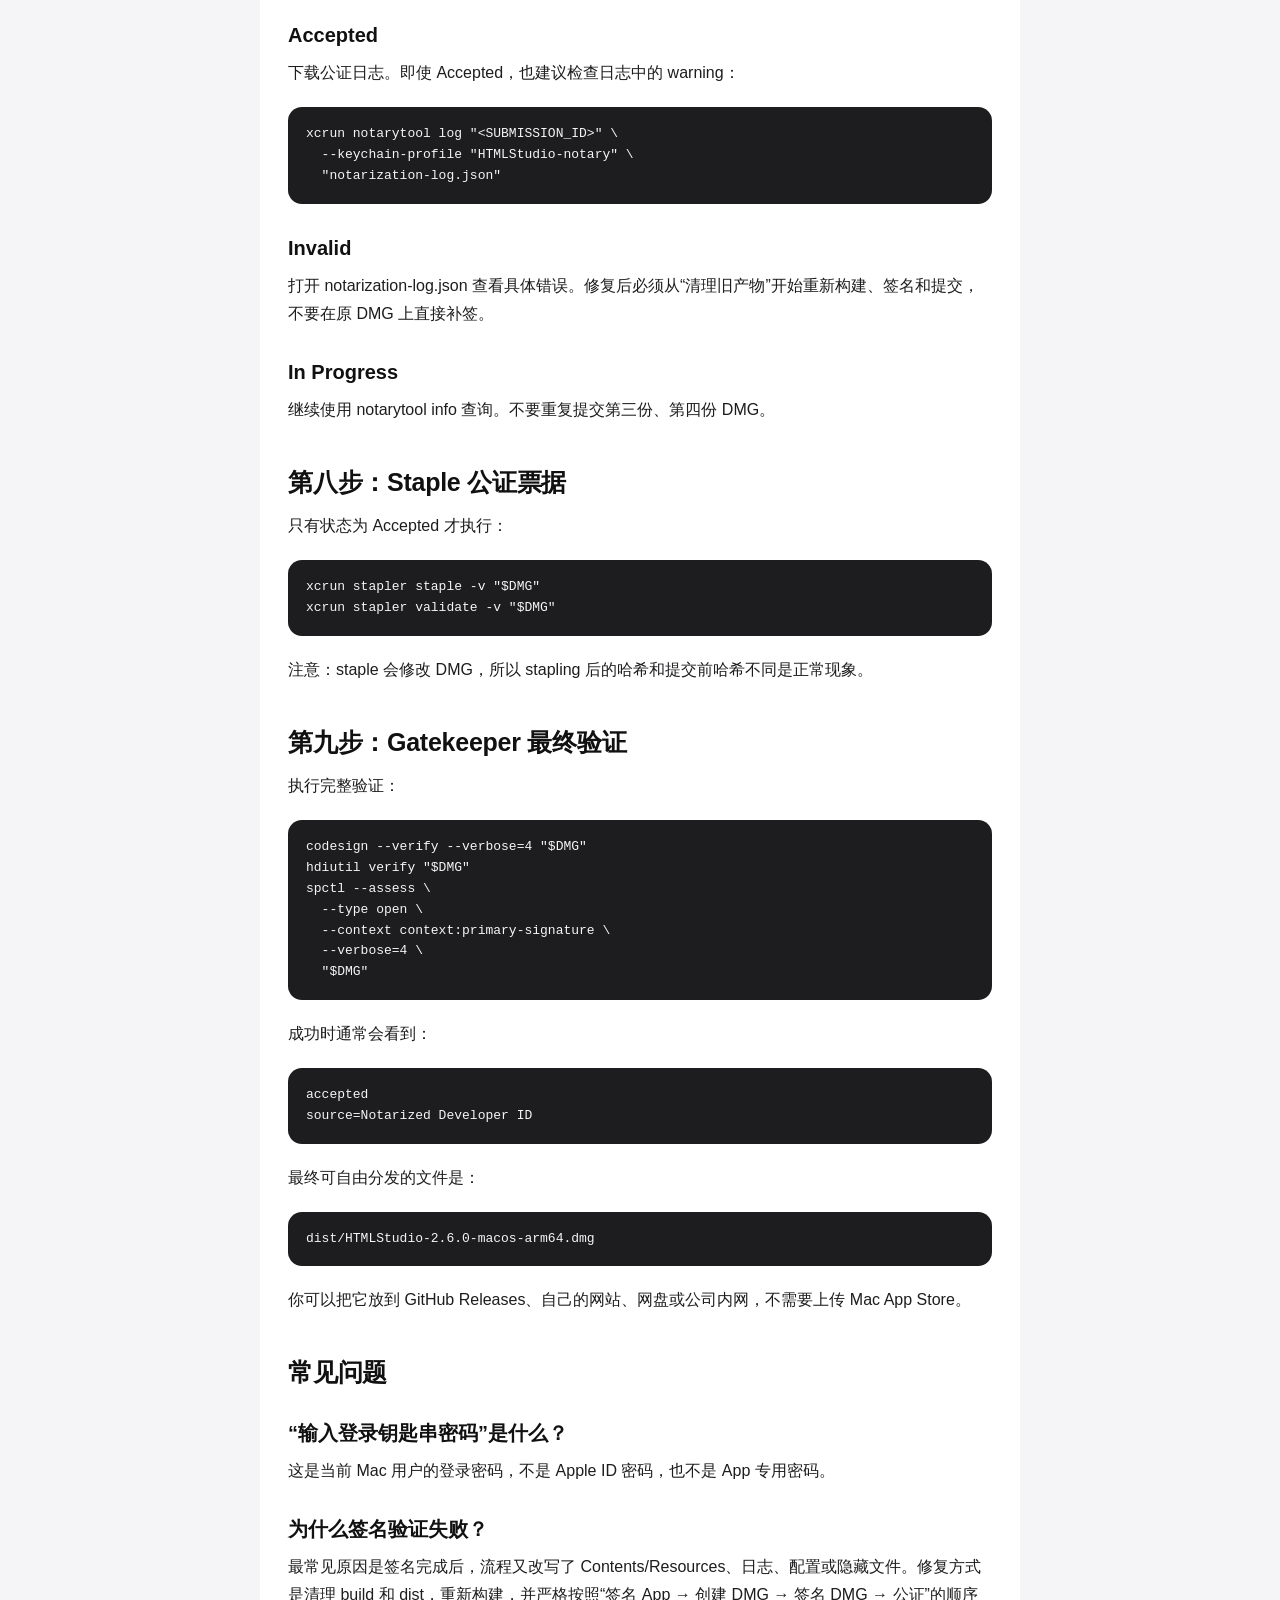
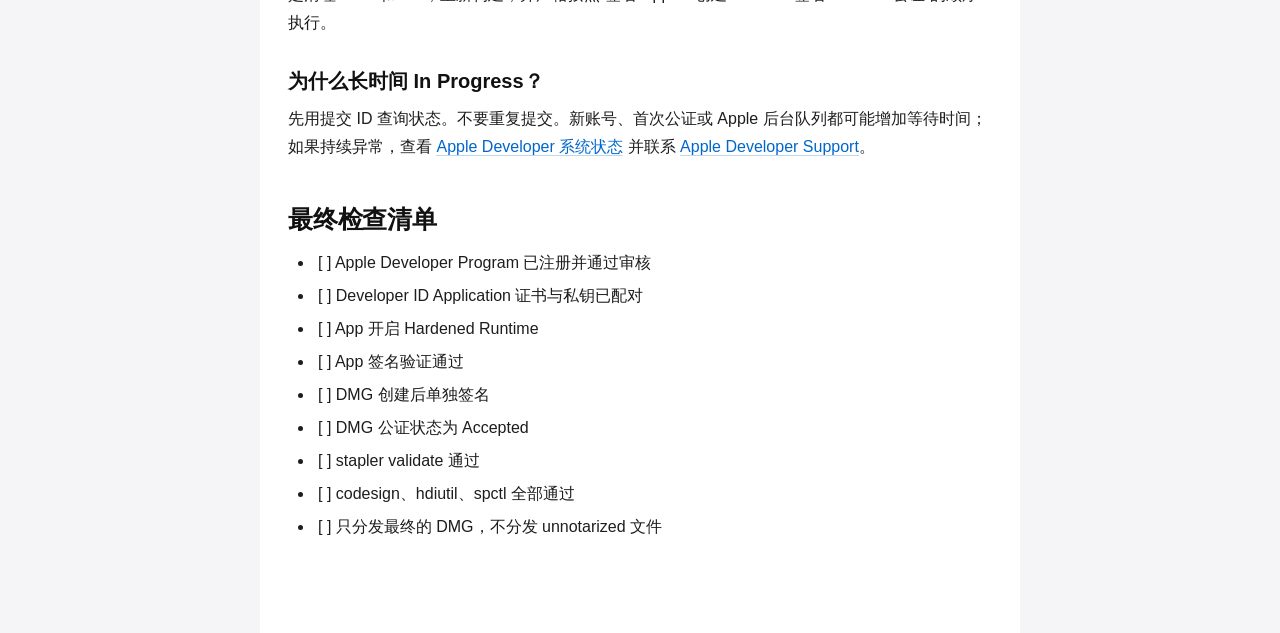
<file: articles/macos-dmg-distribution-wechat.html>
<!doctype html><html lang="zh-CN"><head><meta charset="utf-8"><meta name="viewport" content="width=device-width, initial-scale=1"><title>微信公众号文章预览</title><style>
  :root { color-scheme: light; }
  body { margin: 0; background: #f5f5f7; color: #1d1d1f;
         font-family: -apple-system, BlinkMacSystemFont, "SF Pro Text", "Helvetica Neue", Arial, sans-serif;
         line-height: 1.75; }
  .wx-article { max-width: 760px; margin: 0 auto; padding: 44px 28px 72px;
                background: #fff; box-sizing: border-box; }
  .wx-title { margin: 0 0 26px; color: #111; font-size: 34px; line-height: 1.2;
              letter-spacing: -0.02em; font-weight: 700; }
  .wx-section { margin: 42px 0 14px; color: #111; font-size: 25px; line-height: 1.3;
                letter-spacing: -0.01em; font-weight: 700; }
  .wx-subsection { margin: 30px 0 10px; color: #111; font-size: 20px; line-height: 1.4; font-weight: 650; }
  .wx-paragraph { margin: 0 0 18px; font-size: 16px; }
  .wx-strong { font-weight: 700; color: #111; }
  .wx-em { font-style: italic; }
  .wx-inline-code { padding: 2px 5px; color: #1d1d1f; background: #f5f5f7; border-radius: 5px;
                    font: 0.9em SFMono-Regular, Menlo, Monaco, Consolas, monospace; }
  .wx-link { color: #06c; text-decoration: none; border-bottom: 1px solid rgba(0,102,204,.25); }
  .wx-list { margin: 8px 0 20px; padding-left: 26px; font-size: 16px; }
  .wx-list li { margin: 5px 0; padding-left: 4px; }
  .wx-quote { margin: 20px 0; padding: 15px 18px; color: #424245; background: #f5f5f7;
              border-left: 4px solid #06c; border-radius: 12px; font-size: 15px; }
  .wx-code { margin: 20px 0; padding: 17px 18px; overflow-x: auto; color: #f5f5f7;
             background: #1d1d1f; border-radius: 14px; font: 13px/1.6 SFMono-Regular, Menlo, Monaco, Consolas, monospace;
             white-space: pre; -webkit-overflow-scrolling: touch; }
  .wx-code code { font: inherit; }
  .wx-rule { border: 0; border-top: 1px solid #d2d2d7; margin: 34px 0; }
  .wx-table-wrap { margin: 20px 0; overflow-x: auto; }
  .wx-table { width: 100%; border-collapse: collapse; font-size: 14px; }
  .wx-table th, .wx-table td { padding: 10px 12px; text-align: left; border-bottom: 1px solid #d2d2d7; }
  .wx-table th { color: #111; background: #f5f5f7; font-weight: 650; }
  .wx-figure { margin: 26px 0 30px; text-align: center; }
  .wx-image { display: block; width: 100%; max-width: 100%; height: auto; margin: 0 auto;
              border-radius: 16px; box-shadow: 0 8px 26px rgba(0,0,0,.10); }
  .wx-caption { display: block; margin-top: 9px; color: #6e6e73; font-size: 13px; line-height: 1.45; }
  @media (max-width: 600px) {
    .wx-article { padding: 30px 18px 52px; }
    .wx-title { font-size: 29px; }
    .wx-section { font-size: 23px; }
    .wx-paragraph, .wx-list { font-size: 16px; }
  }
</style></head><body><main class="wx-article"><h1 class="wx-title" style="margin:0 0 26px;color:#111;font-size:34px;line-height:1.2;letter-spacing:-.02em;font-weight:700">macOS DMG 独立分发完整指南</h1>
<p class="wx-paragraph" style="margin:0 0 18px;font-size:16px">如果你做了一个 Mac 应用，想把它发给客户、同事或朋友，通常会遇到两个问题：</p>
<ol class="wx-list" style="margin:8px 0 20px;padding-left:26px;font-size:16px"><li>为什么双击 App 会出现“无法验证开发者”？</li><li>为什么一个看起来正常的 DMG，到了别人电脑上却被 Gatekeeper 拦截？</li></ol>
<p class="wx-paragraph" style="margin:0 0 18px;font-size:16px">这篇文章从零开始，带你完成个人开发者的 macOS 独立分发流程。</p>
<figure class="wx-figure" style="margin:26px 0 30px;text-align:center"><img class="wx-image" style="display:block;width:100%;max-width:100%;height:auto;margin:0 auto;border-radius:16px;box-shadow:0 8px 26px rgba(0,0,0,.10)" src="[data-uri]" alt="从注册到 Developer ID"><figcaption class="wx-caption" style="display:block;margin-top:9px;color:#6e6e73;font-size:13px;line-height:1.45">从注册到 Developer ID</figcaption></figure>
<h2 class="wx-section" style="margin:42px 0 14px;color:#111;font-size:25px;line-height:1.3;letter-spacing:-.01em;font-weight:700">先说结论：直接分发不等于上架 App Store</h2>
<p class="wx-paragraph" style="margin:0 0 18px;font-size:16px">如果你的目标是把 DMG 放到自己的网站、GitHub Releases、网盘或公司内网中，<strong class="wx-strong" style="font-weight:700;color:#111">不需要把 App 上架到 Mac App Store</strong>。</p>
<p class="wx-paragraph" style="margin:0 0 18px;font-size:16px">但是，你仍然需要：</p>
<ul class="wx-list" style="margin:8px 0 20px;padding-left:26px;font-size:16px"><li>Apple Developer Program 会员资格</li><li>Developer ID Application 证书</li><li>Hardened Runtime（硬化运行时）</li><li>Apple Notary Service 公证</li><li>最终的 Gatekeeper 验证</li></ul>
<p class="wx-paragraph" style="margin:0 0 18px;font-size:16px">App Store 分发是另一套流程，使用的是 Mac App Distribution 证书和 App Store Connect。本文只讨论“自由分发 DMG”。</p>
<h2 class="wx-section" style="margin:42px 0 14px;color:#111;font-size:25px;line-height:1.3;letter-spacing:-.01em;font-weight:700">第一步：注册 Apple Developer Program</h2>
<figure class="wx-figure" style="margin:26px 0 30px;text-align:center"><img class="wx-image" style="display:block;width:100%;max-width:100%;height:auto;margin:0 auto;border-radius:16px;box-shadow:0 8px 26px rgba(0,0,0,.10)" src="[data-uri]" alt="Apple Developer 注册流程"><figcaption class="wx-caption" style="display:block;margin-top:9px;color:#6e6e73;font-size:13px;line-height:1.45">Apple Developer 注册流程</figcaption></figure>
<p class="wx-paragraph" style="margin:0 0 18px;font-size:16px">打开 <a class="wx-link" style="color:#06c;text-decoration:none;border-bottom:1px solid rgba(0,102,204,.25)" href="https://developer.apple.com/programs/">Apple Developer Program</a>，使用你的 Apple ID 注册并加入 Apple Developer Program。</p>
<p class="wx-paragraph" style="margin:0 0 18px;font-size:16px">个人开发者通常需要支付每年 99 美元的会员费用，具体金额可能会根据地区和税费显示不同。缴费成功并通过审核后，你会收到 Apple 的确认邮件。</p>
<p class="wx-paragraph" style="margin:0 0 18px;font-size:16px">个人账号就可以完成本文的流程，不需要注册公司账号。</p>
<h3 class="wx-subsection" style="margin:30px 0 10px;color:#111;font-size:20px;line-height:1.4;font-weight:650">注册时你需要准备什么</h3>
<ul class="wx-list" style="margin:8px 0 20px;padding-left:26px;font-size:16px"><li>一个已开启双重认证的 Apple ID</li><li>可支付年费的支付方式</li><li>真实姓名和联系方式</li><li>能接收邮件的邮箱</li><li>一台用于生成 CSR 和保存私钥的 Mac</li></ul>
<h3 class="wx-subsection" style="margin:30px 0 10px;color:#111;font-size:20px;line-height:1.4;font-weight:650">重要提醒</h3>
<p class="wx-paragraph" style="margin:0 0 18px;font-size:16px">Apple Developer 会员资格不是“上架 App Store”的专属门票。对于本文的独立分发场景，它的核心用途是让你能够创建 Developer ID 证书并使用公证服务。</p>
<h2 class="wx-section" style="margin:42px 0 14px;color:#111;font-size:25px;line-height:1.3;letter-spacing:-.01em;font-weight:700">第二步：创建 Developer ID Application 证书</h2>
<p class="wx-paragraph" style="margin:0 0 18px;font-size:16px">证书解决的是“这个 App 是谁签名的”。</p>
<p class="wx-paragraph" style="margin:0 0 18px;font-size:16px">在 <a class="wx-link" style="color:#06c;text-decoration:none;border-bottom:1px solid rgba(0,102,204,.25)" href="https://developer.apple.com/account/resources/certificates/list">Certificates, Identifiers &amp; Profiles</a> 中：</p>
<ol class="wx-list" style="margin:8px 0 20px;padding-left:26px;font-size:16px"><li>点击右上角的“+”</li><li>选择 Developer ID Application</li><li>选择现代的 G2 Sub-CA</li><li>上传 CSR 文件</li><li>点击 Continue</li><li>下载 .cer 文件</li><li>双击 .cer，安装到“登录”钥匙串</li></ol>
<p class="wx-paragraph" style="margin:0 0 18px;font-size:16px">不要把 Developer ID Application 和 Developer ID Installer 混在一起。本文分发的是 App 和 DMG，应该使用 Application 证书。</p>
<h2 class="wx-section" style="margin:42px 0 14px;color:#111;font-size:25px;line-height:1.3;letter-spacing:-.01em;font-weight:700">第三步：生成 CSR，并确认私钥配对</h2>
<p class="wx-paragraph" style="margin:0 0 18px;font-size:16px">打开 macOS 的“钥匙串访问”。</p>
<p class="wx-paragraph" style="margin:0 0 18px;font-size:16px">注意：菜单在 Mac 屏幕最顶部，不是在钥匙串访问窗口内部。</p>
<p class="wx-paragraph" style="margin:0 0 18px;font-size:16px">选择：</p>
<pre class="wx-code" style="margin:20px 0;padding:17px 18px;overflow-x:auto;color:#f5f5f7;background:#1d1d1f;border-radius:14px;font:13px/1.6 SFMono-Regular,Menlo,Monaco,Consolas,monospace;white-space:pre"><code class="language-text">钥匙串访问
  → 证书助理
  → 从证书颁发机构请求证书</code></pre>
<p class="wx-paragraph" style="margin:0 0 18px;font-size:16px">填写：</p>
<div class="wx-table-wrap" style="margin:20px 0;overflow-x:auto"><table class="wx-table" style="width:100%;border-collapse:collapse;font-size:14px"><thead><tr><th>字段</th><th>填写内容</th></tr></thead><tbody><tr><td>用户电子邮件地址</td><td>你的 Apple ID 邮箱</td></tr><tr><td>常用名称</td><td>例如：Your Name Developer ID</td></tr><tr><td>CA 电子邮件地址</td><td>留空</td></tr><tr><td>请求是</td><td>存储到磁盘</td></tr></tbody></table></div>
<p class="wx-paragraph" style="margin:0 0 18px;font-size:16px">生成 CSR 后，私钥会留在“登录”钥匙串里。下载 Apple 返回的 .cer 后，双击安装。</p>
<p class="wx-paragraph" style="margin:0 0 18px;font-size:16px">最终在“钥匙串访问 → 登录 → 我的证书”中确认：证书左边可以展开，并且下面有对应私钥。</p>
<p class="wx-paragraph" style="margin:0 0 18px;font-size:16px">终端检查：</p>
<pre class="wx-code" style="margin:20px 0;padding:17px 18px;overflow-x:auto;color:#f5f5f7;background:#1d1d1f;border-radius:14px;font:13px/1.6 SFMono-Regular,Menlo,Monaco,Consolas,monospace;white-space:pre"><code class="language-bash">security find-identity -v -p codesigning</code></pre>
<p class="wx-paragraph" style="margin:0 0 18px;font-size:16px">你应该看到类似：</p>
<pre class="wx-code" style="margin:20px 0;padding:17px 18px;overflow-x:auto;color:#f5f5f7;background:#1d1d1f;border-radius:14px;font:13px/1.6 SFMono-Regular,Menlo,Monaco,Consolas,monospace;white-space:pre"><code class="language-text">Developer ID Application: Your Name (TEAM_ID)</code></pre>
<p class="wx-paragraph" style="margin:0 0 18px;font-size:16px">如果只看到证书，展开后没有私钥，说明证书和 CSR 不是同一对，需要重新生成。</p>
<h2 class="wx-section" style="margin:42px 0 14px;color:#111;font-size:25px;line-height:1.3;letter-spacing:-.01em;font-weight:700">第四步：准备公证凭据</h2>
<p class="wx-paragraph" style="margin:0 0 18px;font-size:16px">公证服务需要验证你的 Apple 账号。</p>
<h3 class="wx-subsection" style="margin:30px 0 10px;color:#111;font-size:20px;line-height:1.4;font-weight:650">创建 App 专用密码</h3>
<p class="wx-paragraph" style="margin:0 0 18px;font-size:16px">打开 <a class="wx-link" style="color:#06c;text-decoration:none;border-bottom:1px solid rgba(0,102,204,.25)" href="https://account.apple.com/">Apple Account</a>，进入：</p>
<pre class="wx-code" style="margin:20px 0;padding:17px 18px;overflow-x:auto;color:#f5f5f7;background:#1d1d1f;border-radius:14px;font:13px/1.6 SFMono-Regular,Menlo,Monaco,Consolas,monospace;white-space:pre"><code class="language-text">登录与安全
  → App 专用密码
  → 生成 App 专用密码</code></pre>
<p class="wx-paragraph" style="margin:0 0 18px;font-size:16px">这串密码不是 Apple ID 主密码，也不是 Mac 登录密码。</p>
<h3 class="wx-subsection" style="margin:30px 0 10px;color:#111;font-size:20px;line-height:1.4;font-weight:650">将凭据保存到钥匙串</h3>
<p class="wx-paragraph" style="margin:0 0 18px;font-size:16px">把下面的占位符替换成自己的信息：</p>
<pre class="wx-code" style="margin:20px 0;padding:17px 18px;overflow-x:auto;color:#f5f5f7;background:#1d1d1f;border-radius:14px;font:13px/1.6 SFMono-Regular,Menlo,Monaco,Consolas,monospace;white-space:pre"><code class="language-bash">xcrun notarytool store-credentials &quot;HTMLStudio-notary&quot; \
  --apple-id &quot;&lt;APPLE_ID&gt;&quot; \
  --team-id &quot;&lt;TEAM_ID&gt;&quot;</code></pre>
<p class="wx-paragraph" style="margin:0 0 18px;font-size:16px">命令提示输入密码时，粘贴刚才生成的 App 专用密码。</p>
<p class="wx-paragraph" style="margin:0 0 18px;font-size:16px">验证凭据：</p>
<pre class="wx-code" style="margin:20px 0;padding:17px 18px;overflow-x:auto;color:#f5f5f7;background:#1d1d1f;border-radius:14px;font:13px/1.6 SFMono-Regular,Menlo,Monaco,Consolas,monospace;white-space:pre"><code class="language-bash">xcrun notarytool history \
  --keychain-profile &quot;HTMLStudio-notary&quot;</code></pre>
<h2 class="wx-section" style="margin:42px 0 14px;color:#111;font-size:25px;line-height:1.3;letter-spacing:-.01em;font-weight:700">第五步：构建并签名 App</h2>
<p class="wx-paragraph" style="margin:0 0 18px;font-size:16px">进入项目目录：</p>
<pre class="wx-code" style="margin:20px 0;padding:17px 18px;overflow-x:auto;color:#f5f5f7;background:#1d1d1f;border-radius:14px;font:13px/1.6 SFMono-Regular,Menlo,Monaco,Consolas,monospace;white-space:pre"><code class="language-bash">cd &quot;/path/to/html-doc-center&quot;</code></pre>
<p class="wx-paragraph" style="margin:0 0 18px;font-size:16px">设置本次构建变量：</p>
<pre class="wx-code" style="margin:20px 0;padding:17px 18px;overflow-x:auto;color:#f5f5f7;background:#1d1d1f;border-radius:14px;font:13px/1.6 SFMono-Regular,Menlo,Monaco,Consolas,monospace;white-space:pre"><code class="language-bash">SIGNING_IDENTITY=&quot;Developer ID Application: Your Name (TEAM_ID)&quot;
VERSION=&quot;$(tr -d &#x27;[:space:]&#x27; &lt; VERSION)&quot;
APP=&quot;dist/HTMLStudio.app&quot;
DMG=&quot;dist/HTMLStudio-$VERSION-macos-arm64.dmg&quot;</code></pre>
<p class="wx-paragraph" style="margin:0 0 18px;font-size:16px">先删除旧产物：</p>
<pre class="wx-code" style="margin:20px 0;padding:17px 18px;overflow-x:auto;color:#f5f5f7;background:#1d1d1f;border-radius:14px;font:13px/1.6 SFMono-Regular,Menlo,Monaco,Consolas,monospace;white-space:pre"><code class="language-bash">rm -rf build dist HTMLStudio.spec</code></pre>
<p class="wx-paragraph" style="margin:0 0 18px;font-size:16px">安装构建依赖：</p>
<pre class="wx-code" style="margin:20px 0;padding:17px 18px;overflow-x:auto;color:#f5f5f7;background:#1d1d1f;border-radius:14px;font:13px/1.6 SFMono-Regular,Menlo,Monaco,Consolas,monospace;white-space:pre"><code class="language-bash">python3 -m pip install -r requirements-build.txt</code></pre>
<p class="wx-paragraph" style="margin:0 0 18px;font-size:16px">构建 App，并让 PyInstaller 签名内部框架、动态库和可执行文件：</p>
<pre class="wx-code" style="margin:20px 0;padding:17px 18px;overflow-x:auto;color:#f5f5f7;background:#1d1d1f;border-radius:14px;font:13px/1.6 SFMono-Regular,Menlo,Monaco,Consolas,monospace;white-space:pre"><code class="language-bash">python3 build.py \
  --version &quot;$VERSION&quot; \
  --codesign-identity &quot;$SIGNING_IDENTITY&quot;</code></pre>
<p class="wx-paragraph" style="margin:0 0 18px;font-size:16px">签名前清除无关扩展属性：</p>
<pre class="wx-code" style="margin:20px 0;padding:17px 18px;overflow-x:auto;color:#f5f5f7;background:#1d1d1f;border-radius:14px;font:13px/1.6 SFMono-Regular,Menlo,Monaco,Consolas,monospace;white-space:pre"><code class="language-bash">xattr -cr &quot;$APP&quot;</code></pre>
<p class="wx-paragraph" style="margin:0 0 18px;font-size:16px">对外层 App 开启 Hardened Runtime 并加时间戳：</p>
<pre class="wx-code" style="margin:20px 0;padding:17px 18px;overflow-x:auto;color:#f5f5f7;background:#1d1d1f;border-radius:14px;font:13px/1.6 SFMono-Regular,Menlo,Monaco,Consolas,monospace;white-space:pre"><code class="language-bash">codesign --force \
  --timestamp \
  --options runtime \
  --entitlements packaging/macos/entitlements.plist \
  --sign &quot;$SIGNING_IDENTITY&quot; \
  &quot;$APP&quot;</code></pre>
<p class="wx-paragraph" style="margin:0 0 18px;font-size:16px">严格验证：</p>
<pre class="wx-code" style="margin:20px 0;padding:17px 18px;overflow-x:auto;color:#f5f5f7;background:#1d1d1f;border-radius:14px;font:13px/1.6 SFMono-Regular,Menlo,Monaco,Consolas,monospace;white-space:pre"><code class="language-bash">codesign --verify \
  --deep \
  --strict \
  --verbose=2 \
  &quot;$APP&quot;</code></pre>
<p class="wx-paragraph" style="margin:0 0 18px;font-size:16px">成功时应该看到：</p>
<pre class="wx-code" style="margin:20px 0;padding:17px 18px;overflow-x:auto;color:#f5f5f7;background:#1d1d1f;border-radius:14px;font:13px/1.6 SFMono-Regular,Menlo,Monaco,Consolas,monospace;white-space:pre"><code class="language-text">valid on disk
satisfies its Designated Requirement</code></pre>
<p class="wx-paragraph" style="margin:0 0 18px;font-size:16px">检查 Apple Silicon 架构：</p>
<pre class="wx-code" style="margin:20px 0;padding:17px 18px;overflow-x:auto;color:#f5f5f7;background:#1d1d1f;border-radius:14px;font:13px/1.6 SFMono-Regular,Menlo,Monaco,Consolas,monospace;white-space:pre"><code class="language-bash">lipo -archs &quot;$APP/Contents/MacOS/HTMLStudio&quot;</code></pre>
<p class="wx-paragraph" style="margin:0 0 18px;font-size:16px">应该输出：</p>
<pre class="wx-code" style="margin:20px 0;padding:17px 18px;overflow-x:auto;color:#f5f5f7;background:#1d1d1f;border-radius:14px;font:13px/1.6 SFMono-Regular,Menlo,Monaco,Consolas,monospace;white-space:pre"><code class="language-text">arm64</code></pre>
<p class="wx-paragraph" style="margin:0 0 18px;font-size:16px">从这一步开始，不要再向 App 包内部写入配置、日志或其他文件。</p>
<h2 class="wx-section" style="margin:42px 0 14px;color:#111;font-size:25px;line-height:1.3;letter-spacing:-.01em;font-weight:700">第六步：创建并签名 DMG</h2>
<p class="wx-paragraph" style="margin:0 0 18px;font-size:16px">先准备 DMG 展示目录：</p>
<pre class="wx-code" style="margin:20px 0;padding:17px 18px;overflow-x:auto;color:#f5f5f7;background:#1d1d1f;border-radius:14px;font:13px/1.6 SFMono-Regular,Menlo,Monaco,Consolas,monospace;white-space:pre"><code class="language-bash">rm -rf build/dmg-root
mkdir -p build/dmg-root
ditto &quot;$APP&quot; &quot;build/dmg-root/HTMLStudio.app&quot;
ln -s /Applications &quot;build/dmg-root/Applications&quot;</code></pre>
<p class="wx-paragraph" style="margin:0 0 18px;font-size:16px">创建 DMG：</p>
<pre class="wx-code" style="margin:20px 0;padding:17px 18px;overflow-x:auto;color:#f5f5f7;background:#1d1d1f;border-radius:14px;font:13px/1.6 SFMono-Regular,Menlo,Monaco,Consolas,monospace;white-space:pre"><code class="language-bash">hdiutil create \
  -volname &quot;HTML Studio&quot; \
  -srcfolder &quot;build/dmg-root&quot; \
  -format UDZO \
  -ov \
  &quot;$DMG&quot;</code></pre>
<p class="wx-paragraph" style="margin:0 0 18px;font-size:16px">对最终 DMG 单独签名：</p>
<pre class="wx-code" style="margin:20px 0;padding:17px 18px;overflow-x:auto;color:#f5f5f7;background:#1d1d1f;border-radius:14px;font:13px/1.6 SFMono-Regular,Menlo,Monaco,Consolas,monospace;white-space:pre"><code class="language-bash">codesign --force \
  --timestamp \
  --sign &quot;$SIGNING_IDENTITY&quot; \
  &quot;$DMG&quot;</code></pre>
<p class="wx-paragraph" style="margin:0 0 18px;font-size:16px">验证 DMG：</p>
<pre class="wx-code" style="margin:20px 0;padding:17px 18px;overflow-x:auto;color:#f5f5f7;background:#1d1d1f;border-radius:14px;font:13px/1.6 SFMono-Regular,Menlo,Monaco,Consolas,monospace;white-space:pre"><code class="language-bash">codesign --verify --verbose=4 &quot;$DMG&quot;
hdiutil verify &quot;$DMG&quot;</code></pre>
<p class="wx-paragraph" style="margin:0 0 18px;font-size:16px">记录公证前哈希：</p>
<pre class="wx-code" style="margin:20px 0;padding:17px 18px;overflow-x:auto;color:#f5f5f7;background:#1d1d1f;border-radius:14px;font:13px/1.6 SFMono-Regular,Menlo,Monaco,Consolas,monospace;white-space:pre"><code class="language-bash">shasum -a 256 &quot;$DMG&quot;</code></pre>
<p class="wx-paragraph" style="margin:0 0 18px;font-size:16px">这一步之后不要重新生成、重新签名或修改 DMG。签名后改内容，会导致 codesign 或公证失败。</p>
<figure class="wx-figure" style="margin:26px 0 30px;text-align:center"><img class="wx-image" style="display:block;width:100%;max-width:100%;height:auto;margin:0 auto;border-radius:16px;box-shadow:0 8px 26px rgba(0,0,0,.10)" src="[data-uri]" alt="macOS DMG 发布链路"><figcaption class="wx-caption" style="display:block;margin-top:9px;color:#6e6e73;font-size:13px;line-height:1.45">macOS DMG 发布链路</figcaption></figure>
<h2 class="wx-section" style="margin:42px 0 14px;color:#111;font-size:25px;line-height:1.3;letter-spacing:-.01em;font-weight:700">第七步：使用 notarytool 提交公证</h2>
<p class="wx-paragraph" style="margin:0 0 18px;font-size:16px">提交时只提交一次：</p>
<pre class="wx-code" style="margin:20px 0;padding:17px 18px;overflow-x:auto;color:#f5f5f7;background:#1d1d1f;border-radius:14px;font:13px/1.6 SFMono-Regular,Menlo,Monaco,Consolas,monospace;white-space:pre"><code class="language-bash">xcrun notarytool submit &quot;$DMG&quot; \
  --keychain-profile &quot;HTMLStudio-notary&quot; \
  --wait</code></pre>
<p class="wx-paragraph" style="margin:0 0 18px;font-size:16px">记下 Apple 返回的提交 ID：</p>
<pre class="wx-code" style="margin:20px 0;padding:17px 18px;overflow-x:auto;color:#f5f5f7;background:#1d1d1f;border-radius:14px;font:13px/1.6 SFMono-Regular,Menlo,Monaco,Consolas,monospace;white-space:pre"><code class="language-text">xxxxxxxx-xxxx-xxxx-xxxx-xxxxxxxxxxxx</code></pre>
<p class="wx-paragraph" style="margin:0 0 18px;font-size:16px">如果本地等待时间太长，可以按 Control + C 结束本地等待，但不要再次提交同一个 DMG。服务器上的任务会继续处理。</p>
<p class="wx-paragraph" style="margin:0 0 18px;font-size:16px">查询状态：</p>
<pre class="wx-code" style="margin:20px 0;padding:17px 18px;overflow-x:auto;color:#f5f5f7;background:#1d1d1f;border-radius:14px;font:13px/1.6 SFMono-Regular,Menlo,Monaco,Consolas,monospace;white-space:pre"><code class="language-bash">xcrun notarytool info &quot;&lt;SUBMISSION_ID&gt;&quot; \
  --keychain-profile &quot;HTMLStudio-notary&quot;</code></pre>
<h3 class="wx-subsection" style="margin:30px 0 10px;color:#111;font-size:20px;line-height:1.4;font-weight:650">Accepted</h3>
<p class="wx-paragraph" style="margin:0 0 18px;font-size:16px">下载公证日志。即使 Accepted，也建议检查日志中的 warning：</p>
<pre class="wx-code" style="margin:20px 0;padding:17px 18px;overflow-x:auto;color:#f5f5f7;background:#1d1d1f;border-radius:14px;font:13px/1.6 SFMono-Regular,Menlo,Monaco,Consolas,monospace;white-space:pre"><code class="language-bash">xcrun notarytool log &quot;&lt;SUBMISSION_ID&gt;&quot; \
  --keychain-profile &quot;HTMLStudio-notary&quot; \
  &quot;notarization-log.json&quot;</code></pre>
<h3 class="wx-subsection" style="margin:30px 0 10px;color:#111;font-size:20px;line-height:1.4;font-weight:650">Invalid</h3>
<p class="wx-paragraph" style="margin:0 0 18px;font-size:16px">打开 notarization-log.json 查看具体错误。修复后必须从“清理旧产物”开始重新构建、签名和提交，不要在原 DMG 上直接补签。</p>
<h3 class="wx-subsection" style="margin:30px 0 10px;color:#111;font-size:20px;line-height:1.4;font-weight:650">In Progress</h3>
<p class="wx-paragraph" style="margin:0 0 18px;font-size:16px">继续使用 notarytool info 查询。不要重复提交第三份、第四份 DMG。</p>
<h2 class="wx-section" style="margin:42px 0 14px;color:#111;font-size:25px;line-height:1.3;letter-spacing:-.01em;font-weight:700">第八步：Staple 公证票据</h2>
<p class="wx-paragraph" style="margin:0 0 18px;font-size:16px">只有状态为 Accepted 才执行：</p>
<pre class="wx-code" style="margin:20px 0;padding:17px 18px;overflow-x:auto;color:#f5f5f7;background:#1d1d1f;border-radius:14px;font:13px/1.6 SFMono-Regular,Menlo,Monaco,Consolas,monospace;white-space:pre"><code class="language-bash">xcrun stapler staple -v &quot;$DMG&quot;
xcrun stapler validate -v &quot;$DMG&quot;</code></pre>
<p class="wx-paragraph" style="margin:0 0 18px;font-size:16px">注意：staple 会修改 DMG，所以 stapling 后的哈希和提交前哈希不同是正常现象。</p>
<h2 class="wx-section" style="margin:42px 0 14px;color:#111;font-size:25px;line-height:1.3;letter-spacing:-.01em;font-weight:700">第九步：Gatekeeper 最终验证</h2>
<p class="wx-paragraph" style="margin:0 0 18px;font-size:16px">执行完整验证：</p>
<pre class="wx-code" style="margin:20px 0;padding:17px 18px;overflow-x:auto;color:#f5f5f7;background:#1d1d1f;border-radius:14px;font:13px/1.6 SFMono-Regular,Menlo,Monaco,Consolas,monospace;white-space:pre"><code class="language-bash">codesign --verify --verbose=4 &quot;$DMG&quot;
hdiutil verify &quot;$DMG&quot;
spctl --assess \
  --type open \
  --context context:primary-signature \
  --verbose=4 \
  &quot;$DMG&quot;</code></pre>
<p class="wx-paragraph" style="margin:0 0 18px;font-size:16px">成功时通常会看到：</p>
<pre class="wx-code" style="margin:20px 0;padding:17px 18px;overflow-x:auto;color:#f5f5f7;background:#1d1d1f;border-radius:14px;font:13px/1.6 SFMono-Regular,Menlo,Monaco,Consolas,monospace;white-space:pre"><code class="language-text">accepted
source=Notarized Developer ID</code></pre>
<p class="wx-paragraph" style="margin:0 0 18px;font-size:16px">最终可自由分发的文件是：</p>
<pre class="wx-code" style="margin:20px 0;padding:17px 18px;overflow-x:auto;color:#f5f5f7;background:#1d1d1f;border-radius:14px;font:13px/1.6 SFMono-Regular,Menlo,Monaco,Consolas,monospace;white-space:pre"><code class="language-text">dist/HTMLStudio-2.6.0-macos-arm64.dmg</code></pre>
<p class="wx-paragraph" style="margin:0 0 18px;font-size:16px">你可以把它放到 GitHub Releases、自己的网站、网盘或公司内网，不需要上传 Mac App Store。</p>
<h2 class="wx-section" style="margin:42px 0 14px;color:#111;font-size:25px;line-height:1.3;letter-spacing:-.01em;font-weight:700">常见问题</h2>
<h3 class="wx-subsection" style="margin:30px 0 10px;color:#111;font-size:20px;line-height:1.4;font-weight:650">“输入登录钥匙串密码”是什么？</h3>
<p class="wx-paragraph" style="margin:0 0 18px;font-size:16px">这是当前 Mac 用户的登录密码，不是 Apple ID 密码，也不是 App 专用密码。</p>
<h3 class="wx-subsection" style="margin:30px 0 10px;color:#111;font-size:20px;line-height:1.4;font-weight:650">为什么签名验证失败？</h3>
<p class="wx-paragraph" style="margin:0 0 18px;font-size:16px">最常见原因是签名完成后，流程又改写了 Contents/Resources、日志、配置或隐藏文件。修复方式是清理 build 和 dist，重新构建，并严格按照“签名 App → 创建 DMG → 签名 DMG → 公证”的顺序执行。</p>
<h3 class="wx-subsection" style="margin:30px 0 10px;color:#111;font-size:20px;line-height:1.4;font-weight:650">为什么长时间 In Progress？</h3>
<p class="wx-paragraph" style="margin:0 0 18px;font-size:16px">先用提交 ID 查询状态。不要重复提交。新账号、首次公证或 Apple 后台队列都可能增加等待时间；如果持续异常，查看 <a class="wx-link" style="color:#06c;text-decoration:none;border-bottom:1px solid rgba(0,102,204,.25)" href="https://developer.apple.com/system-status/">Apple Developer 系统状态</a> 并联系 <a class="wx-link" style="color:#06c;text-decoration:none;border-bottom:1px solid rgba(0,102,204,.25)" href="https://developer.apple.com/contact/">Apple Developer Support</a>。</p>
<h2 class="wx-section" style="margin:42px 0 14px;color:#111;font-size:25px;line-height:1.3;letter-spacing:-.01em;font-weight:700">最终检查清单</h2>
<ul class="wx-list" style="margin:8px 0 20px;padding-left:26px;font-size:16px"><li>[ ] Apple Developer Program 已注册并通过审核</li><li>[ ] Developer ID Application 证书与私钥已配对</li><li>[ ] App 开启 Hardened Runtime</li><li>[ ] App 签名验证通过</li><li>[ ] DMG 创建后单独签名</li><li>[ ] DMG 公证状态为 Accepted</li><li>[ ] stapler validate 通过</li><li>[ ] codesign、hdiutil、spctl 全部通过</li><li>[ ] 只分发最终的 DMG，不分发 unnotarized 文件</li></ul></main></body></html>
</file>
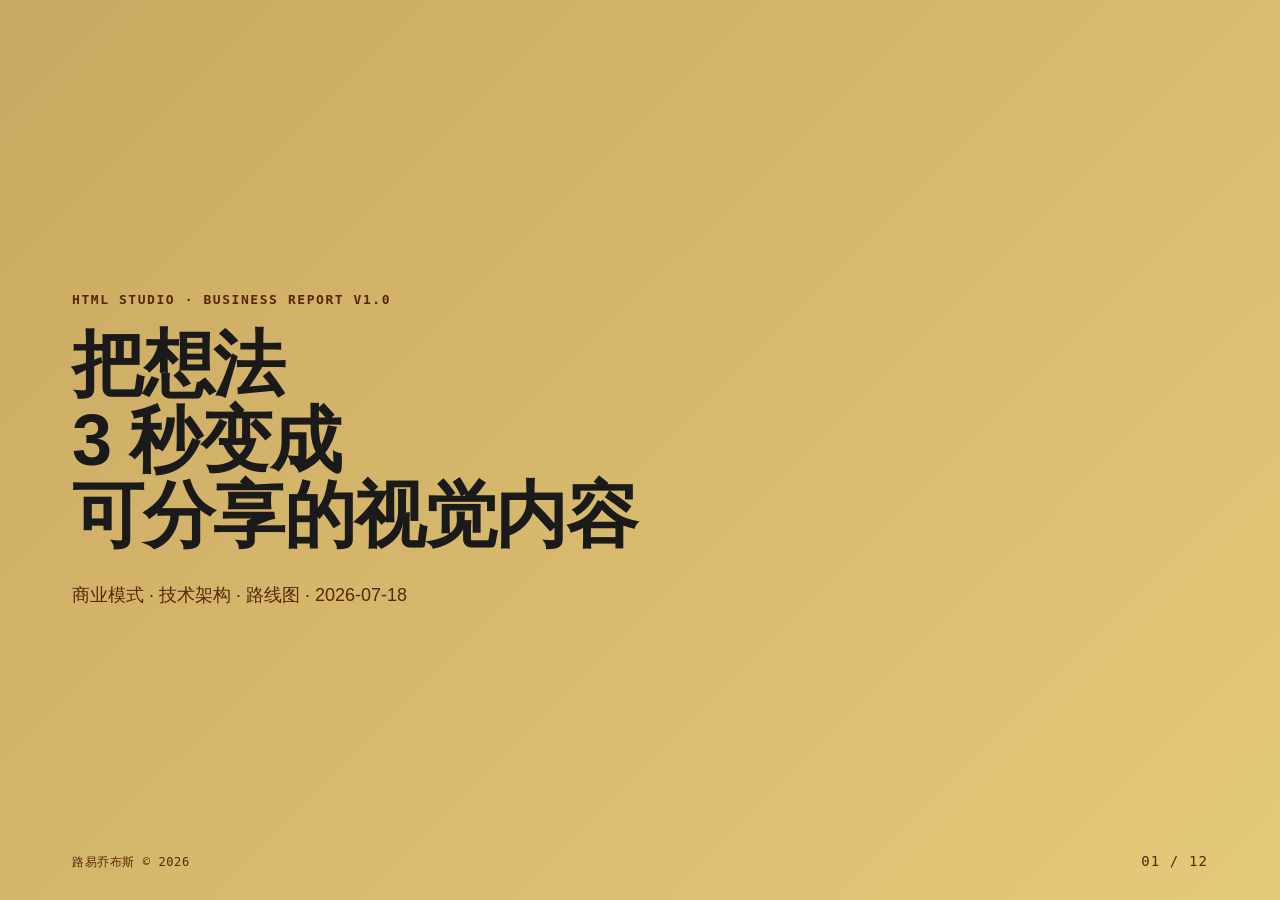
<file: docs/business-plan-v1-deck.html>
<!doctype html>
<html lang="zh-CN">
<head>
<meta charset="utf-8" />
<meta name="viewport" content="width=device-width, initial-scale=1" />
<title>HTML Studio 商业报告 v1.0 · Deck</title>
<style>
  /* ===== Reset ===== */
  * { box-sizing: border-box; margin: 0; padding: 0; }
  html, body { height: 100%; overflow: hidden; }
  body {
    font-family: -apple-system, BlinkMacSystemFont, "PingFang SC",
                 "Helvetica Neue", "Microsoft YaHei", sans-serif;
    font-size: 16px;
    line-height: 1.6;
    color: #1a1a1a;
    background: #000;
  }

  /* ===== Deck 横向滑页 ===== */
  .deck {
    display: flex;
    overflow-x: auto;
    overflow-y: hidden;
    scroll-snap-type: x mandatory;
    scroll-behavior: smooth;
    height: 100vh;
    width: 100vw;
  }
  .deck::-webkit-scrollbar { height: 6px; }
  .deck::-webkit-scrollbar-thumb { background: rgba(201,169,97,0.5); border-radius: 3px; }
  .deck::-webkit-scrollbar-track { background: rgba(255,255,255,0.05); }

  .slide {
    min-width: 100vw;
    height: 100vh;
    flex-shrink: 0;
    scroll-snap-align: start;
    padding: 56px 72px;
    position: relative;
    overflow-y: auto;
    display: flex;
    flex-direction: column;
  }

  /*
    对比度速查（WCAG AA ≥ 4.5:1 for normal text）
    ┌─────────┬──────────────┬──────────────┬──────────────┬──────────────┐
    │ 主题    │ 主正文       │ 次要说明     │ kicker/页码  │ 强调高亮     │
    ├─────────┼──────────────┼──────────────┼──────────────┼──────────────┤
    │ gold    │ #1a1a1a      │ #5a2408      │ #5a2408      │ #1a1a1a      │
    │ dark    │ #f5f5f5      │ #bbb         │ #C9A961      │ #C9A961      │
    │ light   │ #1a1a1a      │ #2d2d2d      │ #8a6d1f      │ #C9A961      │
    │ cream   │ #1a1a1a      │ #2d2d2d      │ #8a6d1f      │ #5a2408      │
    └─────────┴──────────────┴──────────────┴──────────────┴──────────────┘
    禁止：opacity 0.5~0.7 在 .kicker/.pagenum/.signature 上
    禁止：浅底用 #555/#666/#777 做正文
  */

  /* ===== 4 主题（HTML Studio 金色品牌） ===== */
  .slide.gold {
    background: linear-gradient(135deg, #C9A961 0%, #E5C97A 100%);
    color: #1a1a1a;
  }
  .slide.dark {
    background: #0e0e10;
    color: #f5f5f5;
  }
  .slide.dark .accent { color: #C9A961; }
  .slide.light {
    background: #fafaf7;
    color: #1a1a1a;
  }
  .slide.light .accent { color: #8a6d1f; }
  .slide.cream {
    background: #f5efe6;
    color: #1a1a1a;
  }
  .slide.cream .accent { color: #5a2408; }

  /* ===== 字级规范 ===== */
  .hero {
    font-size: 72px;
    font-weight: 800;
    letter-spacing: -0.02em;
    line-height: 1.05;
  }
  h1.page-title {
    font-size: 42px;
    font-weight: 800;
    letter-spacing: -0.01em;
    line-height: 1.15;
    margin-bottom: 12px;
  }
  .lead {
    font-size: 18px;
    font-weight: 500;
    line-height: 1.55;
  }
  .slide.light .lead, .slide.cream .lead { color: #2d2d2d; }
  .slide.dark .lead { color: #bbb; }
  .slide.gold .lead { color: #5a2408; }

  .kicker {
    font-family: "JetBrains Mono", "SF Mono", Menlo, monospace;
    font-size: 13px;
    font-weight: 600;
    letter-spacing: 0.12em;
    text-transform: uppercase;
    margin-bottom: 16px;
  }
  .slide.gold .kicker { color: #5a2408; }
  .slide.dark .kicker { color: #C9A961; }
  .slide.light .kicker, .slide.cream .kicker { color: #8a6d1f; }

  .pagenum {
    position: absolute;
    bottom: 28px;
    right: 72px;
    font-family: "JetBrains Mono", "SF Mono", Menlo, monospace;
    font-size: 14px;
    font-weight: 500;
    letter-spacing: 0.08em;
  }
  .slide.gold .pagenum { color: #5a2408; }
  .slide.dark .pagenum { color: #888; }
  .slide.light .pagenum, .slide.cream .pagenum { color: #8a6d1f; }

  .signature {
    position: absolute;
    bottom: 28px;
    left: 72px;
    font-family: "JetBrains Mono", "SF Mono", Menlo, monospace;
    font-size: 12px;
    font-weight: 500;
    letter-spacing: 0.05em;
  }
  .slide.gold .signature { color: #5a2408; }
  .slide.dark .signature { color: #888; }
  .slide.light .signature, .slide.cream .signature { color: #8a6d1f; }

  /* ===== 工具类 ===== */
  .accent { color: #C9A961; font-weight: 700; }
  .slide.gold .accent { color: #1a1a1a; }
  .slide.light .accent, .slide.cream .accent { color: #5a2408; }
  .row { display: flex; gap: 28px; }
  .col { flex: 1; }
  .grid-2 { display: grid; grid-template-columns: 1fr 1fr; gap: 28px; }
  .grid-3 { display: grid; grid-template-columns: 1fr 1fr 1fr; gap: 22px; }
  .grid-4 { display: grid; grid-template-columns: repeat(4, 1fr); gap: 18px; }

  .card {
    background: rgba(255,255,255,0.7);
    border-radius: 10px;
    padding: 20px;
    border: 1px solid rgba(0,0,0,0.06);
  }
  .slide.dark .card {
    background: rgba(255,255,255,0.06);
    border-color: rgba(201,169,97,0.25);
  }
  .slide.gold .card {
    background: rgba(255,255,255,0.35);
    border-color: rgba(90,36,8,0.20);
  }

  .num-badge {
    display: inline-flex;
    align-items: center;
    justify-content: center;
    width: 36px; height: 36px;
    border-radius: 50%;
    background: #C9A961;
    color: #1a1a1a;
    font-weight: 700;
    font-size: 16px;
    margin-bottom: 10px;
  }
  .slide.gold .num-badge { background: rgba(26,26,26,0.18); color: #1a1a1a; }

  /* ===== 表格 ===== */
  table { width: 100%; border-collapse: collapse; font-size: 13px; }
  th {
    background: rgba(201,169,97,0.18);
    color: #5a2408;
    font-weight: 600;
    padding: 9px 12px;
    text-align: left;
    border: 1px solid rgba(201,169,97,0.30);
    font-size: 12px;
  }
  .slide.dark th { color: #C9A961; border-color: rgba(201,169,97,0.35); }
  td {
    padding: 9px 12px;
    border: 1px solid rgba(0,0,0,0.08);
    color: #2d2d2d;
    vertical-align: top;
  }
  .slide.dark td {
    border-color: rgba(255,255,255,0.10);
    color: #ddd;
  }
  tr:nth-child(even) td { background: rgba(0,0,0,0.04); }
  .slide.dark tr:nth-child(even) td { background: rgba(255,255,255,0.03); }

  /* ===== 时间线 ===== */
  .timeline { position: relative; padding-left: 32px; }
  .timeline::before {
    content: ""; position: absolute;
    left: 11px; top: 8px; bottom: 8px; width: 2px;
    background: linear-gradient(180deg, #10B981 0%, #C9A961 50%, #4A9EFF 100%);
  }
  .tl-item {
    position: relative; margin-bottom: 18px;
    padding: 14px 18px;
    background: rgba(255,255,255,0.6);
    border: 1px solid rgba(0,0,0,0.06);
    border-radius: 8px;
  }
  .slide.dark .tl-item {
    background: rgba(255,255,255,0.05);
    border-color: rgba(255,255,255,0.10);
  }
  .tl-item::before {
    content: ""; position: absolute;
    left: -27px; top: 18px; width: 14px; height: 14px;
    border-radius: 50%; border: 3px solid #fafaf7;
  }
  .slide.dark .tl-item::before { border-color: #0e0e10; }
  .tl-item.done::before { background: #10B981; }
  .tl-item.current::before { background: #C9A961; }
  .tl-item.future::before { background: #4A9EFF; }

  /* ===== BMC 9 宫格 ===== */
  .bmc {
    display: grid;
    grid-template-columns: 1fr 1fr 1fr 1fr 1fr;
    gap: 6px;
    font-size: 11px;
    line-height: 1.5;
  }
  .bmc-cell {
    background: rgba(255,255,255,0.6);
    border: 1px solid rgba(0,0,0,0.08);
    border-radius: 6px;
    padding: 10px;
  }
  .slide.dark .bmc-cell {
    background: rgba(255,255,255,0.05);
    border-color: rgba(255,255,255,0.10);
  }
  .bmc-cell .bt {
    color: #8a6d1f; font-weight: 600; font-size: 10.5px;
    margin-bottom: 6px; text-transform: uppercase;
    letter-spacing: 0.04em;
  }
  .slide.dark .bmc-cell .bt { color: #C9A961; }
  .bmc-cell ul { margin: 2px 0 0 12px; }
  .bmc-cell li { margin-bottom: 3px; color: #2d2d2d; font-size: 10.5px; }
  .slide.dark .bmc-cell li { color: #ddd; }
  .bmc-vp { grid-column: 3; grid-row: 1 / span 2; background: rgba(201,169,97,0.18); border-color: rgba(201,169,97,0.35); }
  .bmc-rev { grid-column: 3 / span 3; grid-row: 3; background: rgba(16,185,129,0.12); border-color: rgba(16,185,129,0.30); }
  .bmc-cost { grid-column: 1 / span 2; grid-row: 3; }
  .bmc-partners { grid-column: 1; grid-row: 1 / span 2; }
  .bmc-segments { grid-column: 5; grid-row: 1 / span 2; }
  .bmc-act { grid-column: 2; grid-row: 1; }
  .bmc-res { grid-column: 2; grid-row: 2; }
  .bmc-rel { grid-column: 4; grid-row: 1; }
  .bmc-chan { grid-column: 4; grid-row: 2; }

  /* ===== 风险卡 ===== */
  .risk-card {
    background: rgba(239,68,68,0.06);
    border: 1px solid rgba(239,68,68,0.25);
    border-radius: 8px;
    padding: 14px;
  }
  .slide.dark .risk-card {
    background: rgba(239,68,68,0.10);
    border-color: rgba(239,68,68,0.30);
  }
  .risk-card .rt { color: #FCA5A5; font-weight: 600; font-size: 13px; margin-bottom: 6px; }
  .risk-card .rd { font-size: 12px; color: #2d2d2d; margin-bottom: 6px; }
  .slide.dark .risk-card .rd { color: #ddd; }
  .risk-card .rm { font-size: 12px; color: #2d2d2d; }
  .slide.dark .risk-card .rm { color: #bbb; }
  .risk-card .rm strong { color: #C9A961; }
  .risk-tag {
    display: inline-block; font-size: 10px;
    padding: 1px 8px; border-radius: 8px;
    margin-left: 6px; font-weight: 600;
  }
  .risk-tag.high { background: rgba(239,68,68,0.25); color: #FCA5A5; }
  .risk-tag.mid { background: rgba(245,158,11,0.25); color: #FCD34D; }
  .risk-tag.low { background: rgba(16,185,129,0.25); color: #6EE7B7; }

  /* ===== 架构图 ===== */
  .arch {
    background: rgba(0,0,0,0.35);
    border: 1px solid rgba(201,169,97,0.20);
    border-radius: 8px;
    padding: 16px;
    font-family: "JetBrains Mono", "SF Mono", Menlo, monospace;
    font-size: 10.5px;
    line-height: 1.45;
    white-space: pre;
    overflow-x: auto;
    color: #ddd;
  }

  /* ===== 打印 ===== */
  @media print {
    .deck { display: block; overflow: visible; height: auto; }
    .slide { page-break-after: always; min-width: 100%; height: 100vh; }
  }
</style>
</head>
<body>

<div class="deck">

  <!-- ============ P1 封面（金） ============ -->
  <section class="slide gold">
    <div style="margin-top: auto; margin-bottom: auto;">
      <div class="kicker">HTML STUDIO · BUSINESS REPORT V1.0</div>
      <h1 class="hero">把想法<br/>3 秒变成<br/>可分享的视觉内容</h1>
      <p class="lead" style="margin-top: 28px; max-width: 720px;">
        商业模式 · 技术架构 · 路线图 · 2026-07-18
      </p>
    </div>
    <div class="signature">路易乔布斯 © 2026</div>
    <div class="pagenum">01 / 12</div>
  </section>

  <!-- ============ P2 价值主张（深） ============ -->
  <section class="slide dark">
    <div style="margin: auto; text-align: center; max-width: 920px;">
      <div class="kicker">VALUE PROPOSITION</div>
      <h1 class="hero" style="font-size: 56px;">
        编辑即所见，<span class="accent">分享即链接</span>。<br/>
        不依赖任何平台，<span class="accent">双击即看</span>。
      </h1>
      <p class="lead" style="margin-top: 32px;">
        价值链条覆盖 <strong style="color:#C9A961;">生成 → 编辑 → 分享 → 接收</strong> 四环。<br/>
        当前已实现编辑与分享两环，下一步用 SaaS 覆盖分发与协作。
      </p>
      <div class="grid-3" style="margin-top: 40px; text-align: left;">
        <div class="card">
          <div class="kicker" style="margin-bottom:8px;">PAIN</div>
          <p style="font-size:14px;">Word/PPT 排版麻烦；Notion 分享需登录；Markdown 太朴素；自建博客门槛高</p>
        </div>
        <div class="card">
          <div class="kicker" style="margin-bottom:8px;">RELIEF</div>
          <p style="font-size:14px;">contentEditable 所见即所得；分享无需登录；自包含 HTML 双击即看；开源数据不锁</p>
        </div>
        <div class="card">
          <div class="kicker" style="margin-bottom:8px;">GAIN</div>
          <p style="font-size:14px;">Pro 去水印 + 自定义品牌；1 年有效期；访问数据统计；团队协作</p>
        </div>
      </div>
    </div>
    <div class="pagenum">02 / 12</div>
  </section>

  <!-- ============ P3 市场分析（浅） ============ -->
  <section class="slide light">
    <div class="kicker">MARKET ANALYSIS</div>
    <h1 class="page-title">三层市场估算 + 增长飞轮</h1>
    <p class="lead" style="margin-bottom: 24px;">不直接竞争 Notion/语雀，切"对外分享"细分场景</p>

    <div class="grid-3" style="margin-bottom: 24px;">
      <div class="card">
        <div class="kicker" style="margin-bottom:6px;">TAM · 总市场</div>
        <p style="font-size:28px; font-weight:800; color:#C9A961; margin-bottom:6px;">~$50B/年</p>
        <p style="font-size:13px; color:#2d2d2d;">全球内容创作 &amp; 分享工具市场<br/>含 Notion/语雀/飞书/Coda/Miro</p>
      </div>
      <div class="card">
        <div class="kicker" style="margin-bottom:6px;">SAM · 可服务</div>
        <p style="font-size:28px; font-weight:800; color:#C9A961; margin-bottom:6px;">~¥5 亿/年</p>
        <p style="font-size:13px; color:#2d2d2d;">中文 HTML 内容分享场景<br/>500 万潜在用户 × ¥100 ARPU</p>
      </div>
      <div class="card">
        <div class="kicker" style="margin-bottom:6px;">SOM · 可获取</div>
        <p style="font-size:28px; font-weight:800; color:#C9A961; margin-bottom:6px;">~¥500 万/年</p>
        <p style="font-size:13px; color:#2d2d2d;">3 年内：10 万免费 × 3% 转化<br/>× ¥29/月 × 12 = ¥1033 万/年</p>
      </div>
    </div>

    <h3 style="font-size:16px; margin-bottom:10px; color:#5a2408;">🔄 增长飞轮</h3>
    <div class="card" style="background:rgba(201,169,97,0.10); border-color:rgba(201,169,97,0.30);">
      <p style="font-size:14px; color:#2d2d2d; line-height:1.7;">
        每个免费分享页底部的 <strong>"Made with HTML Studio"</strong> 水印 = 一次免费曝光<br/>
        → 接收方好奇点击 → 成为新用户 → 创建更多分享 → 更多曝光<br/>
        <strong style="color:#5a2408;">分享即增长，增长即分享</strong>。Pro 去水印 = 飞轮减速但直接变现；免费带水印 = 飞轮加速但不直接变现。<strong style="color:#5a2408;">两层用户互相供养</strong>。
      </p>
    </div>
    <div class="pagenum">03 / 12</div>
  </section>

  <!-- ============ P4 竞品矩阵（米） ============ -->
  <section class="slide cream">
    <div class="kicker">COMPETITIVE LANDSCAPE</div>
    <h1 class="page-title">5 个竞品 · 1 个差异化护城河</h1>
    <p class="lead" style="margin-bottom: 20px;">没有竞品能同时做到"自包含 + 开源 + 极简分享"</p>

    <table>
      <thead>
        <tr>
          <th>产品</th>
          <th>定位</th>
          <th>分享方式</th>
          <th>开源</th>
          <th>HTML Studio 差异</th>
        </tr>
      </thead>
      <tbody>
        <tr><td><strong>Notion</strong></td><td>全功能知识库</td><td>需登录 / 带 Notion 品牌</td><td>否</td><td>我们更轻、自包含、不锁数据</td></tr>
        <tr><td><strong>语雀</strong></td><td>团队文档</td><td>需登录 / 公开页有限制</td><td>否</td><td>我们面向个人，分享无门槛</td></tr>
        <tr><td><strong>StackEdit</strong></td><td>Markdown 编辑器</td><td>需对接第三方</td><td>是</td><td>我们支持富文本 + 一键分享</td></tr>
        <tr><td><strong>drawio</strong></td><td>图表编辑器</td><td>导出文件 / 嵌入</td><td>是</td><td>不同赛道（图 vs 文），可互补</td></tr>
        <tr><td><strong>飞书文档</strong></td><td>企业协作文档</td><td>需登录 / 企业内</td><td>否</td><td>我们面向对外分享，不绑定企业</td></tr>
      </tbody>
    </table>

    <div class="card" style="margin-top: 20px; background:rgba(201,169,97,0.12); border-color:rgba(201,169,97,0.30);">
      <p style="font-size:14px; color:#2d2d2d;">
        <strong style="color:#5a2408;">差异化护城河</strong>：自包含 HTML（双击即看，不依赖平台）+ 开源本地版（数据不锁）+ 极简分享链路（编辑→一键链接）。<strong style="color:#5a2408;">没有一个是 Notion/语雀能轻易做到的</strong>——它们的产品形态决定了必须"留在平台内"。
      </p>
    </div>
    <div class="pagenum">04 / 12</div>
  </section>

  <!-- ============ P5 用户痛点（深） ============ -->
  <section class="slide dark">
    <div class="kicker">CUSTOMER PROFILE · PRO TARGET</div>
    <h1 class="page-title">Pro 目标用户：<span class="accent">内容创作者</span></h1>
    <p class="lead" style="margin-bottom: 28px;">他们愿意为"品牌归属"付费——分享页带别人 logo = 不专业</p>

    <div class="grid-2">
      <div class="card">
        <div class="kicker" style="margin-bottom:10px;">👤 客户任务 &amp; 痛点</div>
        <ul style="font-size:13px; color:#ddd; margin-left:18px; line-height:1.8;">
          <li>把技术想法/产品方案做成可分享的视觉内容</li>
          <li><strong style="color:#FCA5A5;">痛点</strong>：Word/PPT 排版麻烦，样式不可控</li>
          <li><strong style="color:#FCA5A5;">痛点</strong>：Notion/语雀分享需登录，接收方抗拒</li>
          <li><strong style="color:#FCA5A5;">痛点</strong>：Markdown 太朴素，不够"好看"</li>
          <li><strong style="color:#FCA5A5;">痛点</strong>：自建博客门槛高，维护成本重</li>
          <li><strong style="color:#FCA5A5;">痛点</strong>：分享链接带平台水印，不专业</li>
        </ul>
      </div>
      <div class="card">
        <div class="kicker" style="margin-bottom:10px;">💡 期望收益</div>
        <ul style="font-size:13px; color:#ddd; margin-left:18px; line-height:1.8;">
          <li><strong style="color:#C9A961;">收益</strong>：分享页带自己的品牌，不带货别人 logo</li>
          <li><strong style="color:#C9A961;">收益</strong>：链接长期有效，不会 7 天就过期</li>
          <li><strong style="color:#C9A961;">收益</strong>：能看到多少人看了、从哪来</li>
          <li><strong style="color:#C9A961;">收益</strong>：内容自包含，离线也能看</li>
          <li><strong style="color:#C9A961;">收益</strong>：数据不锁平台，随时可迁</li>
        </ul>
      </div>
    </div>

    <div class="card" style="margin-top:20px; background:rgba(201,169,97,0.12); border-color:rgba(201,169,97,0.35);">
      <p style="font-size:14px; color:#f5f5f5;">
        <strong style="color:#C9A961;">契合度判断</strong>：客户最大痛点"分享页带平台水印不专业" ↔ Pro 核心价值"去水印 + 自定义品牌"。<strong style="color:#C9A961;">契合度高</strong>。次要痛点"链接 7 天过期" ↔ Pro"1 年有效期"。<strong style="color:#C9A961;">契合度高</strong>。
      </p>
    </div>
    <div class="pagenum">05 / 12</div>
  </section>

  <!-- ============ P6 商业模式（浅） ============ -->
  <section class="slide light">
    <div class="kicker">BUSINESS MODEL</div>
    <h1 class="page-title">双轨制：<span class="accent">本地开源</span> + <span class="accent">云端 SaaS</span></h1>
    <p class="lead" style="margin-bottom: 24px;">本地版不限制在线分享——让用户先体验价值，再引导付费升级</p>

    <div class="grid-2" style="margin-bottom: 24px;">
      <div class="card" style="border-left:4px solid #10B981;">
        <div class="kicker" style="margin-bottom:8px; color:#10B981;">本地版 · 开源</div>
        <h3 style="font-size:18px; margin-bottom:8px; color:#1a1a1a;">流量入口 + 社区资产</h3>
        <ul style="font-size:13px; color:#2d2d2d; margin-left:18px; line-height:1.8;">
          <li>编辑器全功能（contentEditable）</li>
          <li>离线分享（自包含 HTML 导出）</li>
          <li>可自建分享服务（Docker）</li>
          <li>永远免费，开源透明</li>
          <li><strong>不限制在线分享功能</strong>——让用户体验到价值</li>
        </ul>
      </div>
      <div class="card" style="border-left:4px solid #C9A961;">
        <div class="kicker" style="margin-bottom:8px;">云端版 · SaaS</div>
        <h3 style="font-size:18px; margin-bottom:8px; color:#1a1a1a;">增值服务 + 商业化主体</h3>
        <ul style="font-size:13px; color:#2d2d2d; margin-left:18px; line-height:1.8;">
          <li>托管分享（免运维）</li>
          <li>品牌定制（Pro 去水印）</li>
          <li>协作编辑（Team）</li>
          <li>企业私有部署（Enterprise）</li>
          <li><strong>按层收费</strong>——Free / Pro / Team / Enterprise</li>
        </ul>
      </div>
    </div>

    <div class="card" style="background:rgba(201,169,97,0.12); border-color:rgba(201,169,97,0.30);">
      <p style="font-size:14px; color:#2d2d2d;">
        <strong style="color:#5a2408;">核心设计</strong>：本地版和云端版功能不重叠——本地版做"创作"，云端版做"分发与协作"。用户不会问"我为什么不自己跑本地版"，因为本地版不提供"分发与协作"能力。<strong style="color:#5a2408;">愿意折腾 = 免费（自建 Docker）；不愿意折腾 = 付费用云端版</strong>。
      </p>
    </div>
    <div class="pagenum">06 / 12</div>
  </section>

  <!-- ============ P7 商业画布（米） ============ -->
  <section class="slide cream">
    <div class="kicker">BUSINESS MODEL CANVAS</div>
    <h1 class="page-title">9 模块商业模式全景</h1>
    <p class="lead" style="margin-bottom: 16px;">价值主张（金）居中，成本/收入底部对照</p>

    <div class="bmc">
      <div class="bmc-cell bmc-partners">
        <div class="bt">🤝 重要合作</div>
        <ul>
          <li>腾讯 CloudBase</li>
          <li>微信开放平台</li>
          <li>GitHub 开源社区</li>
          <li>GitHub Actions CI/CD</li>
          <li>内容创作者 KOL</li>
          <li>企业渠道代理</li>
        </ul>
      </div>
      <div class="bmc-cell bmc-act">
        <div class="bt">⚙️ 关键业务</div>
        <ul>
          <li>编辑器迭代</li>
          <li>分享服务运维</li>
          <li>用户系统 &amp; 计费</li>
          <li>开源社区运营</li>
        </ul>
      </div>
      <div class="bmc-cell bmc-res">
        <div class="bt">💎 核心资源</div>
        <ul>
          <li>编辑器引擎代码</li>
          <li>CloudBase 基础设施</li>
          <li>开源社区 &amp; Stars</li>
          <li>创始人产品判断力</li>
        </ul>
      </div>
      <div class="bmc-cell bmc-vp">
        <div class="bt">⭐ 价值主张</div>
        <ul>
          <li><strong>3 秒生成可分享内容</strong></li>
          <li>编辑即所见，分享即链接</li>
          <li>零门槛——无需注册即可用</li>
          <li>自包含 HTML——双击即看</li>
          <li>品牌可控——Pro 去水印</li>
          <li>开源可信——数据不锁平台</li>
        </ul>
      </div>
      <div class="bmc-cell bmc-rel">
        <div class="bt">💬 客户关系</div>
        <ul>
          <li>自助服务 Free/Pro</li>
          <li>社区支持 GitHub</li>
          <li>专属客服 Team+</li>
          <li>方案顾问 Enterprise</li>
        </ul>
      </div>
      <div class="bmc-cell bmc-chan">
        <div class="bt">📡 渠道通路</div>
        <ul>
          <li>GitHub 开源仓库</li>
          <li>官网 html-studio.app</li>
          <li>分享页水印引流</li>
          <li>技术博客 &amp; 教程</li>
        </ul>
      </div>
      <div class="bmc-cell bmc-segments">
        <div class="bt">🎯 客户细分</div>
        <ul>
          <li><strong>Free</strong>：学生、独立开发者</li>
          <li><strong>Pro</strong>：内容创作者、自媒体</li>
          <li><strong>Team</strong>：5-20 人小公司</li>
          <li><strong>Enterprise</strong>：中大型企业、政企</li>
        </ul>
      </div>
      <div class="bmc-cell bmc-cost">
        <div class="bt">💸 成本结构</div>
        <ul>
          <li>CloudBase 资源费（¥19.9/月起）</li>
          <li>微信支付手续费（0.6%）</li>
          <li>域名 &amp; SSL</li>
          <li>开发时间（创始人主要投入）</li>
        </ul>
      </div>
      <div class="bmc-cell bmc-rev">
        <div class="bt">💰 收入来源</div>
        <ul>
          <li><strong>Pro 订阅</strong>：¥29/月 或 ¥290/年</li>
          <li><strong>Team 订阅</strong>：¥199/月（5 人起，+¥40/人）</li>
          <li><strong>Enterprise 买断</strong>：年付万级（私有部署 + 维护）</li>
          <li><strong>超额按量</strong>：0.5 元/万次（CloudBase 转嫁）</li>
        </ul>
      </div>
    </div>
    <div class="pagenum">07 / 12</div>
  </section>

  <!-- ============ P8 定价策略（深） ============ -->
  <section class="slide dark">
    <div class="kicker">PRICING STRATEGY</div>
    <h1 class="page-title">4 层定价 · 先 <span class="accent">Pro</span> 后 Team 再 Enterprise</h1>
    <p class="lead" style="margin-bottom: 24px;">Pro ¥29/月锚定"去水印 + 品牌定制"这个明确付费动机</p>

    <div class="grid-4" style="margin-bottom: 24px;">
      <div class="card" style="text-align:center;">
        <div class="kicker" style="margin-bottom:6px;">FREE</div>
        <p style="font-size:32px; font-weight:800; color:#f5f5f5; margin:8px 0;">¥0<span style="font-size:14px; color:#aaa; font-weight:400;">/月</span></p>
        <p style="font-size:11px; color:#aaa; margin-bottom:12px;">学生、独立开发者</p>
        <ul style="font-size:11.5px; color:#ddd; text-align:left; list-style:none; line-height:1.7;">
          <li>✓ 本地版全功能</li>
          <li>✓ 云端 100 篇/月</li>
          <li>✓ 7 天有效期</li>
          <li style="color:#888;">✗ 带水印</li>
          <li style="color:#888;">✗ 无统计</li>
        </ul>
      </div>
      <div class="card" style="text-align:center; border:2px solid #C9A961; background:rgba(201,169,97,0.12); transform:scale(1.04);">
        <div class="kicker" style="margin-bottom:6px;">PRO ⭐</div>
        <p style="font-size:32px; font-weight:800; color:#C9A961; margin:8px 0;">¥29<span style="font-size:14px; color:#aaa; font-weight:400;">/月</span></p>
        <p style="font-size:11px; color:#aaa; margin-bottom:12px;">内容创作者、自媒体</p>
        <ul style="font-size:11.5px; color:#ddd; text-align:left; list-style:none; line-height:1.7;">
          <li>✓ 本地版全功能</li>
          <li>✓ 云端 1000 篇/月</li>
          <li>✓ 1 年有效期</li>
          <li>✓ 去水印</li>
          <li>✓ 品牌定制 + 统计</li>
        </ul>
      </div>
      <div class="card" style="text-align:center;">
        <div class="kicker" style="margin-bottom:6px;">TEAM</div>
        <p style="font-size:32px; font-weight:800; color:#f5f5f5; margin:8px 0;">¥199<span style="font-size:14px; color:#aaa; font-weight:400;">/月起</span></p>
        <p style="font-size:11px; color:#aaa; margin-bottom:12px;">5-20 人小团队</p>
        <ul style="font-size:11.5px; color:#ddd; text-align:left; list-style:none; line-height:1.7;">
          <li>✓ Pro 全部功能</li>
          <li>✓ 5 人席位（+¥40/人）</li>
          <li>✓ 团队素材库</li>
          <li>✓ 协作编辑</li>
          <li>✓ 统一品牌模板</li>
        </ul>
      </div>
      <div class="card" style="text-align:center;">
        <div class="kicker" style="margin-bottom:6px;">ENTERPRISE</div>
        <p style="font-size:24px; font-weight:800; color:#f5f5f5; margin:12px 0;">联系销售</p>
        <p style="font-size:11px; color:#aaa; margin-bottom:12px;">中大型企业、政企</p>
        <ul style="font-size:11.5px; color:#ddd; text-align:left; list-style:none; line-height:1.7;">
          <li>✓ 私有部署 Docker</li>
          <li>✓ SSO / LDAP</li>
          <li>✓ 审计日志</li>
          <li>✓ SLA 99.9%</li>
          <li>✓ 年付万级起</li>
        </ul>
      </div>
    </div>

    <div class="card" style="background:rgba(201,169,97,0.10); border-color:rgba(201,169,97,0.30);">
      <p style="font-size:13px; color:#f5f5f5;">
        <strong style="color:#C9A961;">定价逻辑</strong>：Pro ¥29/月低于一杯星巴克，低于 Notion Personal Pro（¥8/月但功能受限），高于纯 Markdown 工具。锚定"去水印 + 品牌定制"。<strong style="color:#C9A961;">不设人为功能墙</strong>——让用户先体验分享价值，再用体验差异（水印/有效期/额度）驱动付费。
      </p>
    </div>
    <div class="pagenum">08 / 12</div>
  </section>

  <!-- ============ P9 技术架构（浅） ============ -->
  <section class="slide light">
    <div class="kicker">TECHNICAL ARCHITECTURE</div>
    <h1 class="page-title">4 阶段技术演进路线图</h1>
    <p class="lead" style="margin-bottom: 20px;">每阶段 2-4 周，渐进式叠加，不推翻重来</p>

    <div class="grid-2" style="gap:20px;">
      <div>
        <h3 style="font-size:15px; color:#5a2408; margin-bottom:8px;">Phase 1 · 已完成</h3>
        <div class="arch">本地 HTML Studio (Python)
  ├─ 编辑器 (saver-runtime.js)
  ├─ 离线分享 (export-share API)
  └─ 在线分享 → CloudBase 单环境
                  ├─ 云函数
                  └─ NoSQL: shares</div>
      </div>
      <div>
        <h3 style="font-size:15px; color:#5a2408; margin-bottom:8px;">Phase 2 · Pro（1-2 周）</h3>
        <div class="arch">本地版 + config.json token
         │
         ▼
CloudBase /test/*
  ├─ AuthMiddleware（识别 uid/匿名）
  ├─ QuotaMiddleware（校验月度额度）
  ├─ WatermarkMiddleware（免费注入水印）
  └─ NoSQL: shares + users + usage_logs</div>
      </div>
      <div>
        <h3 style="font-size:15px; color:#5a2408; margin-bottom:8px;">Phase 3 · Team（1 月）</h3>
        <div class="arch">新增：
  ├─ teams 集合 + team_members
  ├─ /api/team/* 路由
  ├─ WebSocket 实时协作
  └─ 团队素材库（共享图片/模板）</div>
      </div>
      <div>
        <h3 style="font-size:15px; color:#5a2408; margin-bottom:8px;">Phase 4 · Enterprise（2-3 月）</h3>
        <div class="arch">企业独立 CloudBase 环境
  ├─ audit_logs（审计日志）
  ├─ sso_configs（SSO/LDAP/SAML）
  ├─ 企业插件包
  ├─ Docker Compose 一键部署
  └─ 本地版指向企业环境</div>
      </div>
    </div>

    <div class="card" style="margin-top:18px; background:rgba(201,169,97,0.12); border-color:rgba(201,169,97,0.30);">
      <p style="font-size:13px; color:#2d2d2d;">
        <strong style="color:#5a2408;">架构原则</strong>：① 渐进式——不改本地版代码，云端版加层 ② 匿名优先——不登录也能用，登录后解锁 Pro ③ 中间件模式——Auth/Quota/Watermark 不侵入业务逻辑 ④ 配置驱动——本地版 config.json 的 share_server 指向哪个后端就哪个
      </p>
    </div>
    <div class="pagenum">09 / 12</div>
  </section>

  <!-- ============ P10 里程碑（米） ============ -->
  <section class="slide cream">
    <div class="kicker">MILESTONES</div>
    <h1 class="page-title">时间线 · 4 个阶段交付物</h1>
    <p class="lead" style="margin-bottom: 20px;">每阶段都有明确的验证指标</p>

    <div class="timeline">
      <div class="tl-item done">
        <div style="display:flex; justify-content:space-between; align-items:center; margin-bottom:4px;">
          <strong style="font-size:15px; color:#1a1a1a;">Phase 1 · 本地版 + 基础分享</strong>
          <span style="font-size:11px; padding:2px 10px; border-radius:8px; background:rgba(16,185,129,0.18); color:#10B981; font-weight:600;">已完成</span>
        </div>
        <p style="font-size:11px; color:#8a6d1f; margin-bottom:6px;">2026-07-17</p>
        <p style="font-size:13px; color:#2d2d2d;">本地编辑器 + 离线分享 + CloudBase 在线分享 + 密码保护 + macOS/Windows 打包。v2.5.0~v2.5.4 五个版本已发布。</p>
      </div>
      <div class="tl-item current">
        <div style="display:flex; justify-content:space-between; align-items:center; margin-bottom:4px;">
          <strong style="font-size:15px; color:#1a1a1a;">Phase 2 · Pro 上线</strong>
          <span style="font-size:11px; padding:2px 10px; border-radius:8px; background:rgba(201,169,97,0.25); color:#8a6d1f; font-weight:600;">进行中</span>
        </div>
        <p style="font-size:11px; color:#8a6d1f; margin-bottom:6px;">2026-07-18 ~ 2026-08-01（2 周）</p>
        <p style="font-size:13px; color:#2d2d2d;">用户系统 + 配额 + 水印 + 计费。Week 1：Auth + Quota 中间件；Week 2：水印 + 微信支付 + Pro 上线。<strong>验证指标：100 免费用户 + 3 Pro 转化</strong>。</p>
      </div>
      <div class="tl-item future">
        <div style="display:flex; justify-content:space-between; align-items:center; margin-bottom:4px;">
          <strong style="font-size:15px; color:#1a1a1a;">Phase 3 · Team 上线</strong>
          <span style="font-size:11px; padding:2px 10px; border-radius:8px; background:rgba(74,158,255,0.18); color:#4A9EFF; font-weight:600;">待启动</span>
        </div>
        <p style="font-size:11px; color:#8a6d1f; margin-bottom:6px;">2026-08-15 ~ 2026-09-15（1 月）</p>
        <p style="font-size:13px; color:#2d2d2d;">团队空间 + 协作编辑 + 统一品牌。<strong>验证指标：10 个 Team 付费</strong>。</p>
      </div>
      <div class="tl-item future">
        <div style="display:flex; justify-content:space-between; align-items:center; margin-bottom:4px;">
          <strong style="font-size:15px; color:#1a1a1a;">Phase 4 · Enterprise 私有部署</strong>
          <span style="font-size:11px; padding:2px 10px; border-radius:8px; background:rgba(74,158,255,0.18); color:#4A9EFF; font-weight:600;">待启动</span>
        </div>
        <p style="font-size:11px; color:#8a6d1f; margin-bottom:6px;">2026-10 ~ 2026-12（2-3 月）</p>
        <p style="font-size:13px; color:#2d2d2d;">SSO + 审计 + Docker 私有部署。<strong>验证指标：3 个 Enterprise 客户</strong>。</p>
      </div>
    </div>
    <div class="pagenum">10 / 12</div>
  </section>

  <!-- ============ P11 风险评估（深） ============ -->
  <section class="slide dark">
    <div class="kicker">RISK ASSESSMENT</div>
    <h1 class="page-title">6 项风险 · 高 2 / 中 3 / 低 1</h1>
    <p class="lead" style="margin-bottom: 20px;">每项都有明确的缓解方案</p>

    <div class="grid-2" style="gap:14px;">
      <div class="risk-card">
        <div class="rt">CloudBase 单点依赖<span class="risk-tag high">高</span></div>
        <div class="rd">Pro/Team 全押 CloudBase，腾讯调价/停服/故障全盘受影响。</div>
        <div class="rm"><strong>缓解</strong>：云函数代码标准 Node.js 可迁移；本地版 share_server.py 是独立 Python 实现，可随时切换后端。</div>
      </div>
      <div class="risk-card">
        <div class="rt">创始人单点投入<span class="risk-tag high">高</span></div>
        <div class="rd">当前只有创始人一人开发 + 运营，精力瓶颈明显。</div>
        <div class="rm"><strong>缓解</strong>：Phase 2 后评估招第一个工程师；开源社区贡献者补充；非核心工作外包。</div>
      </div>
      <div class="risk-card">
        <div class="rt">开源版被 fork 做竞品 SaaS<span class="risk-tag mid">中</span></div>
        <div class="rd">本地版开源全功能，竞品可 fork 后自建 SaaS 抢市场。</div>
        <div class="rm"><strong>缓解</strong>：云端版核心（用户系统/计费/协作/统计）不开源，竞品 fork 拿到的只是编辑器。</div>
      </div>
      <div class="risk-card">
        <div class="rt">付费转化率低于 3%<span class="risk-tag mid">中</span></div>
        <div class="rd">免费版体验太好，用户没动力升级 Pro。</div>
        <div class="rm"><strong>缓解</strong>：水印是核心 monetization——内容创作者对"分享页带别人 logo"高度敏感。若转化低可调水印强度。</div>
      </div>
      <div class="risk-card">
        <div class="rt">企业版合规要求<span class="risk-tag mid">中</span></div>
        <div class="rd">政企客户可能要求数据不出境、等保三级、国密算法。</div>
        <div class="rm"><strong>缓解</strong>：Enterprise 只做私有部署（数据在企业内网），不碰 SaaS 合规。</div>
      </div>
      <div class="risk-card">
        <div class="rt">微信支付审核周期<span class="risk-tag low">低</span></div>
        <div class="rd">微信支付商户号申请可能 1-2 周。</div>
        <div class="rm"><strong>缓解</strong>：Week 1 就提交申请，Week 2 开发并行等待；或先用 Stripe 兜底。</div>
      </div>
    </div>
    <div class="pagenum">11 / 12</div>
  </section>

  <!-- ============ P12 CTA 收尾（金） ============ -->
  <section class="slide gold">
    <div style="margin: auto; text-align: center; max-width: 900px;">
      <div class="kicker">NEXT STEP · 2026-07-19</div>
      <h1 class="hero" style="margin-bottom: 40px;">明天继续<br/>4 步推进 Pro</h1>
      <div class="grid-2" style="text-align: left;">
        <div class="card" style="background:rgba(255,255,255,0.35); border-color:rgba(90,36,8,0.20);">
          <div class="num-badge" style="background:rgba(26,26,26,0.18); color:#1a1a1a;">1</div>
          <h3 style="font-size:18px; margin-bottom:6px; color:#1a1a1a;">输出 Pro 详细 spec</h3>
          <p style="font-size:13px; color:#5a2408;">接口定义 + 数据结构 + 错误码 + 中间件伪代码</p>
        </div>
        <div class="card" style="background:rgba(255,255,255,0.35); border-color:rgba(90,36,8,0.20);">
          <div class="num-badge" style="background:rgba(26,26,26,0.18); color:#1a1a1a;">2</div>
          <h3 style="font-size:18px; margin-bottom:6px; color:#1a1a1a;">调研 CloudBase Auth</h3>
          <p style="font-size:13px; color:#5a2408;">微信扫码登录接入文档 + SDK 调研</p>
        </div>
        <div class="card" style="background:rgba(255,255,255,0.35); border-color:rgba(90,36,8,0.20);">
          <div class="num-badge" style="background:rgba(26,26,26,0.18); color:#1a1a1a;">3</div>
          <h3 style="font-size:18px; margin-bottom:6px; color:#1a1a1a;">提交微信支付申请</h3>
          <p style="font-size:13px; color:#5a2408;">商户号申请（并行等待 1-2 周）</p>
        </div>
        <div class="card" style="background:rgba(255,255,255,0.35); border-color:rgba(90,36,8,0.20);">
          <div class="num-badge" style="background:rgba(26,26,26,0.18); color:#1a1a1a;">4</div>
          <h3 style="font-size:18px; margin-bottom:6px; color:#1a1a1a;">回顾本报告</h3>
          <p style="font-size:13px; color:#5a2408;">打开 9901 看这份 deck，迭代架构方向</p>
        </div>
      </div>
      <p style="margin-top:36px; font-size:14px; color:#5a2408;">
        📊 验证指标：100 免费用户 + 3 Pro 转化 · 周期 2 周
      </p>
    </div>
    <div class="signature">路易乔布斯 © 2026 · HTML Studio</div>
    <div class="pagenum">12 / 12</div>
  </section>

</div>

</body>
</html>
</file>
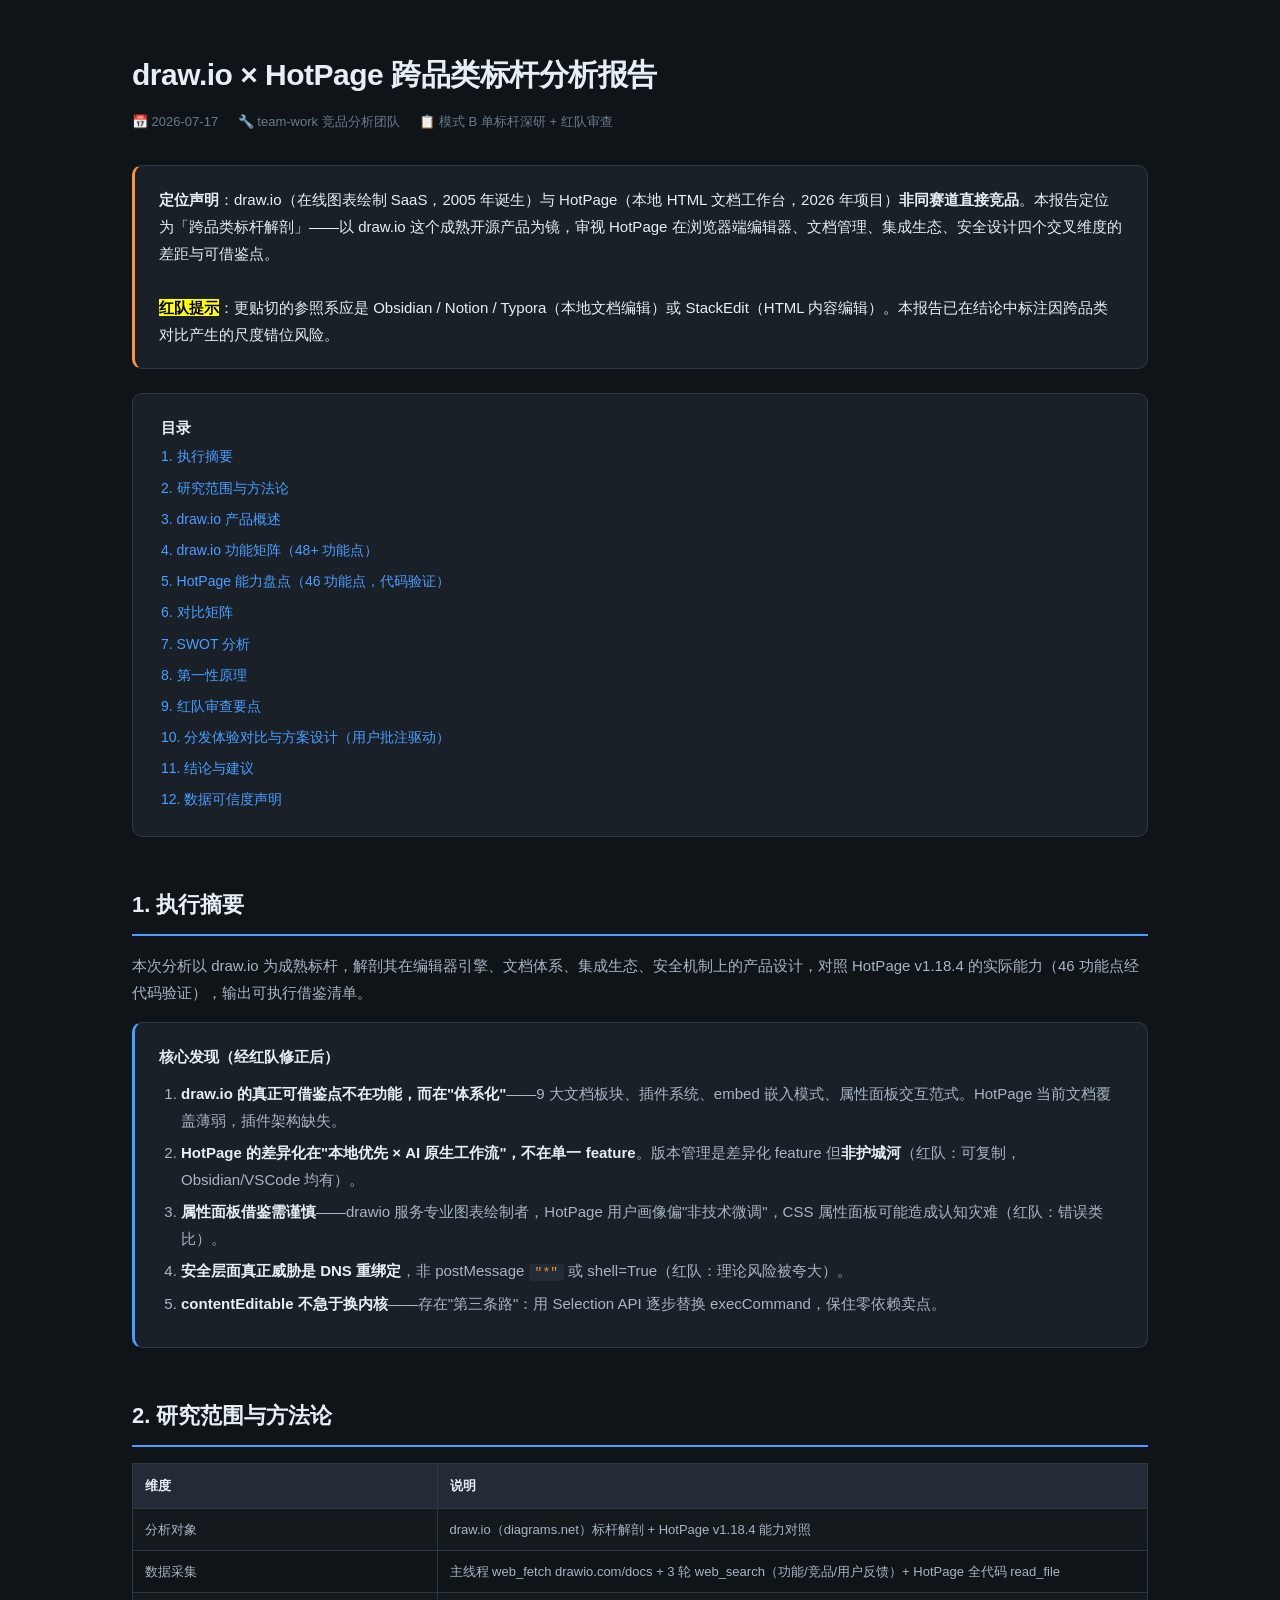
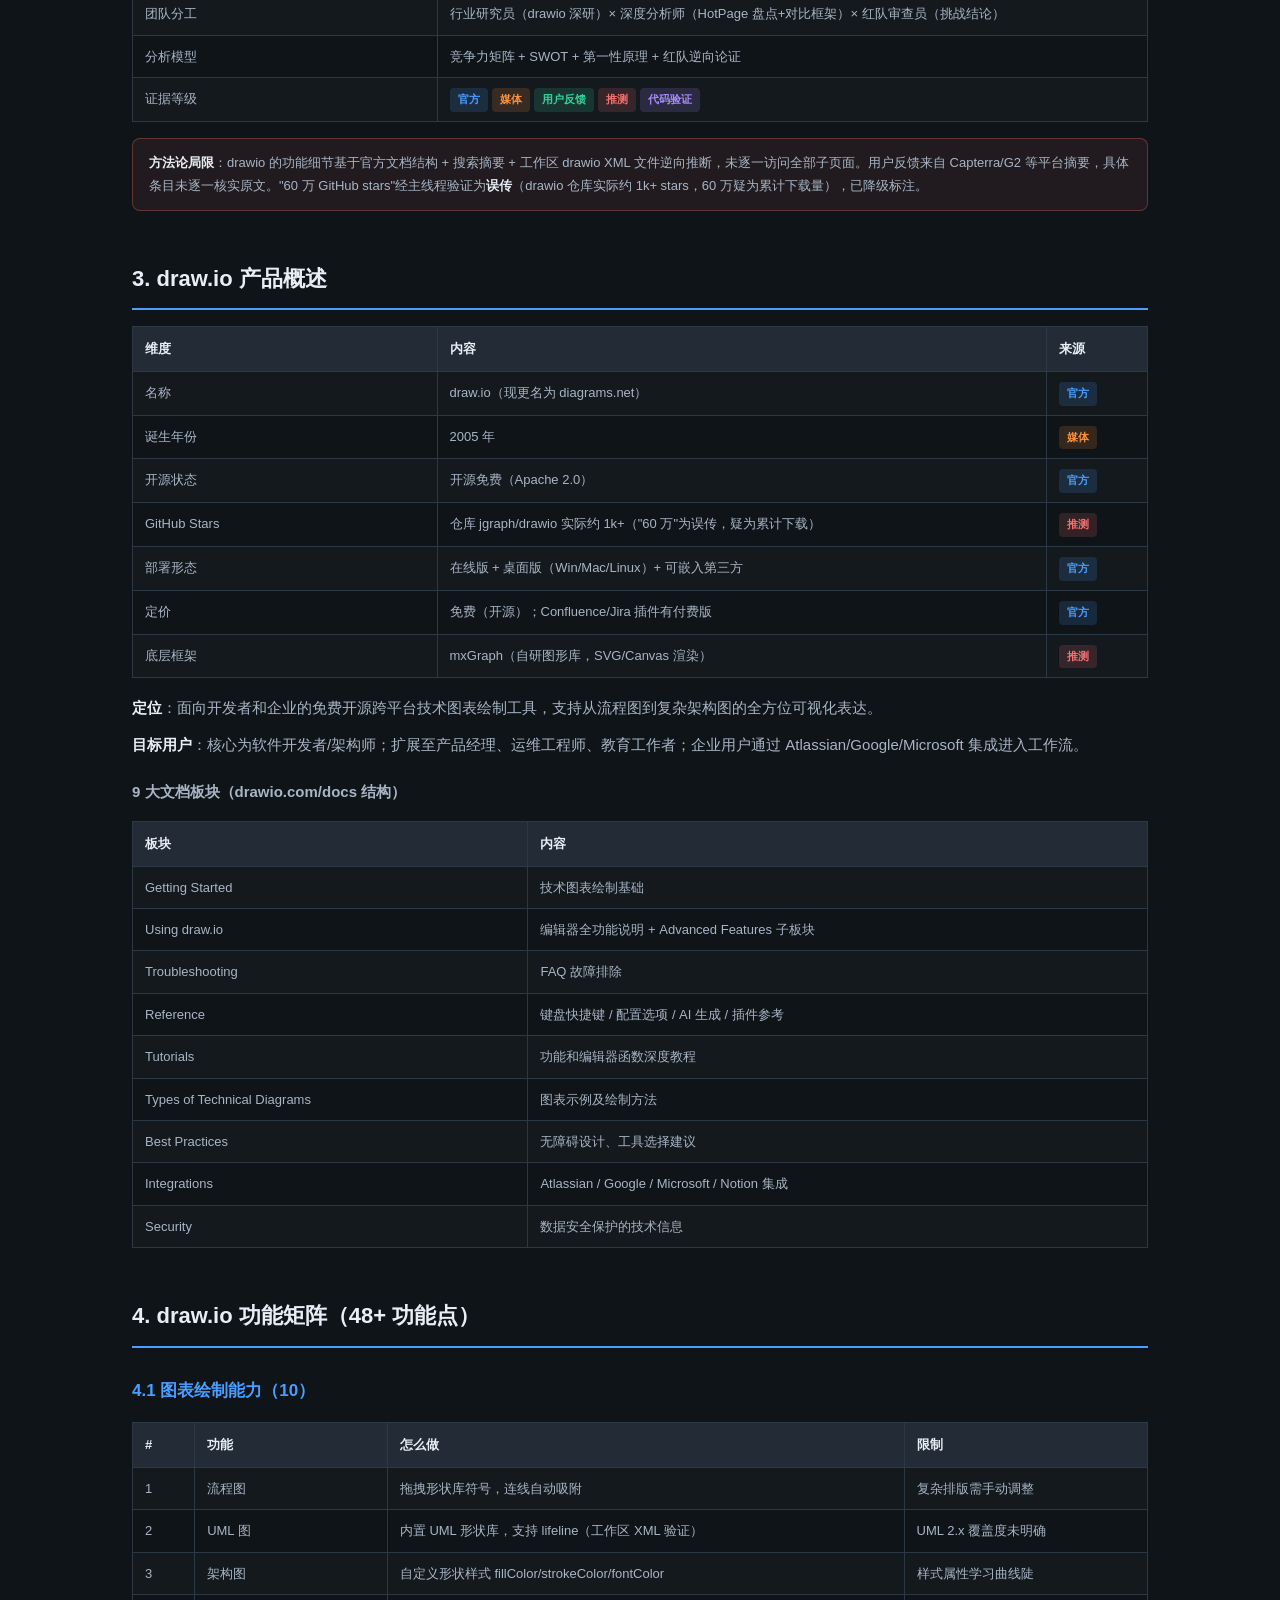
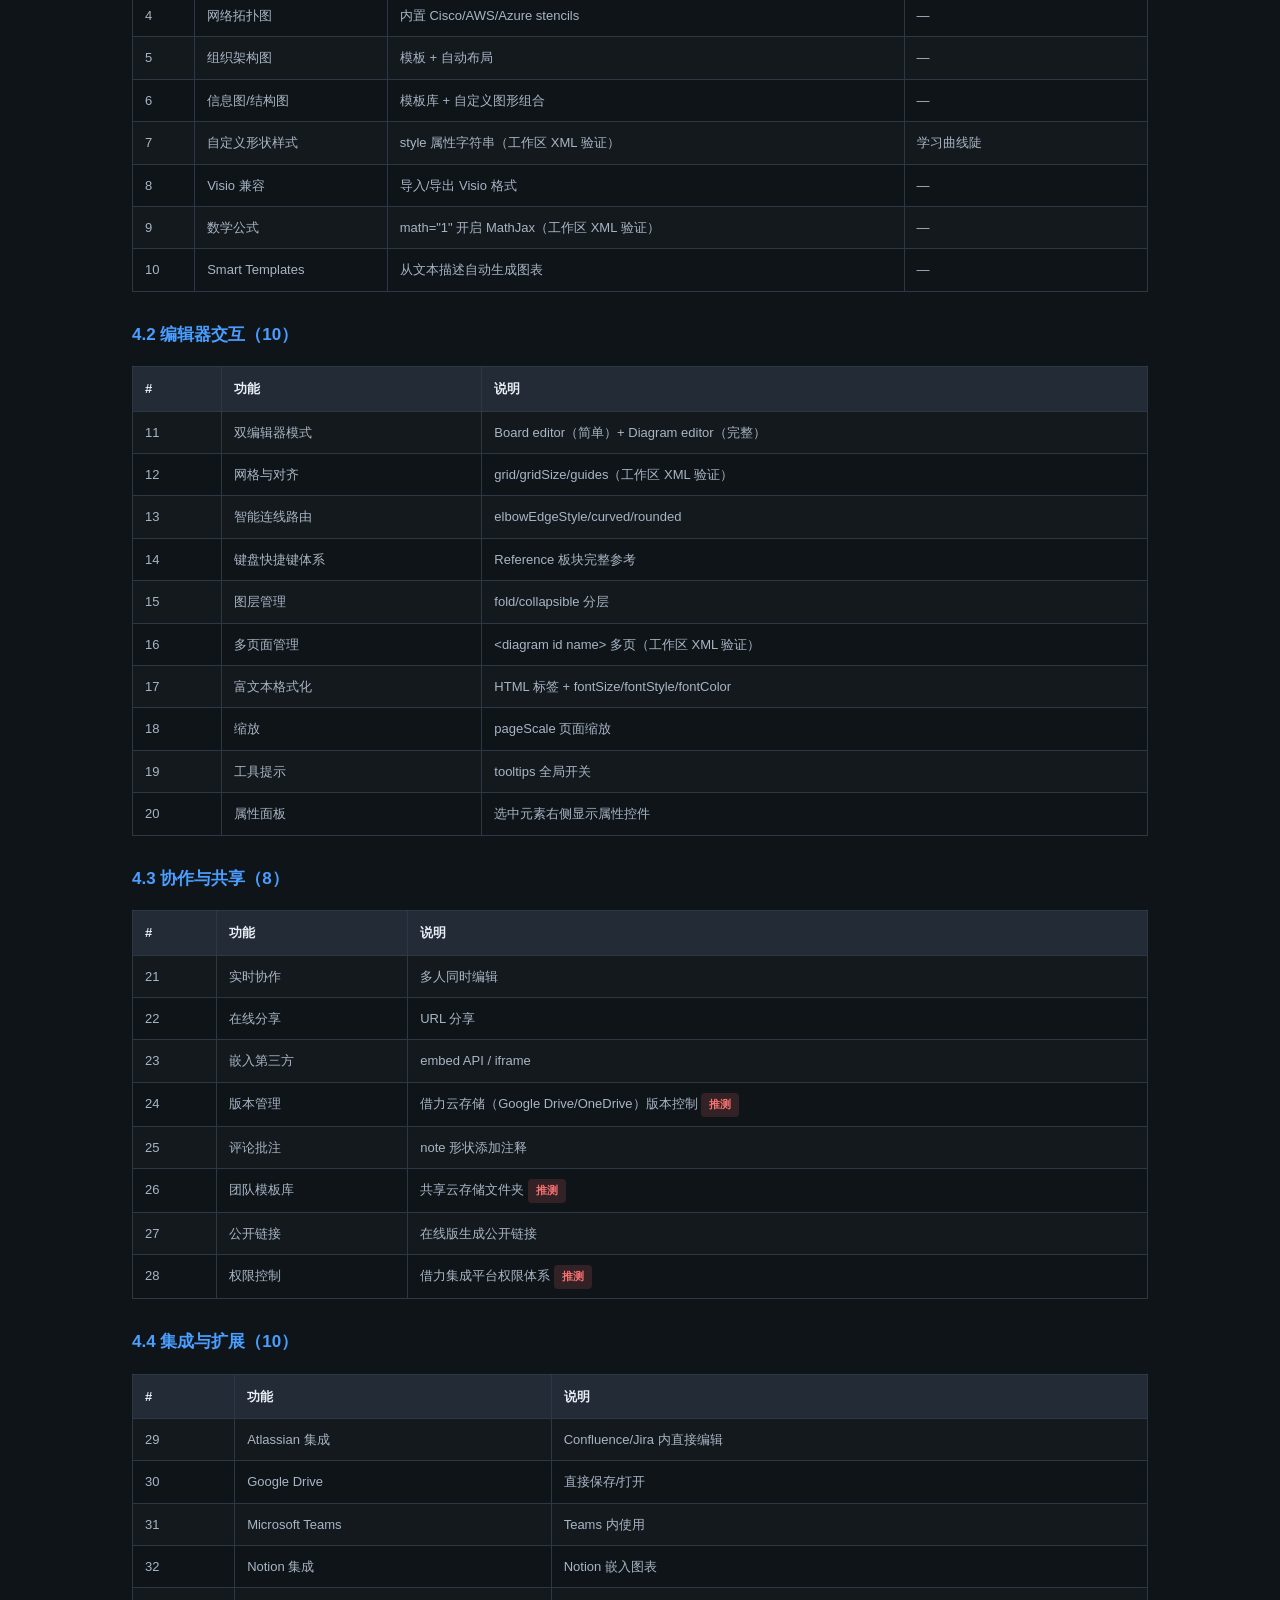
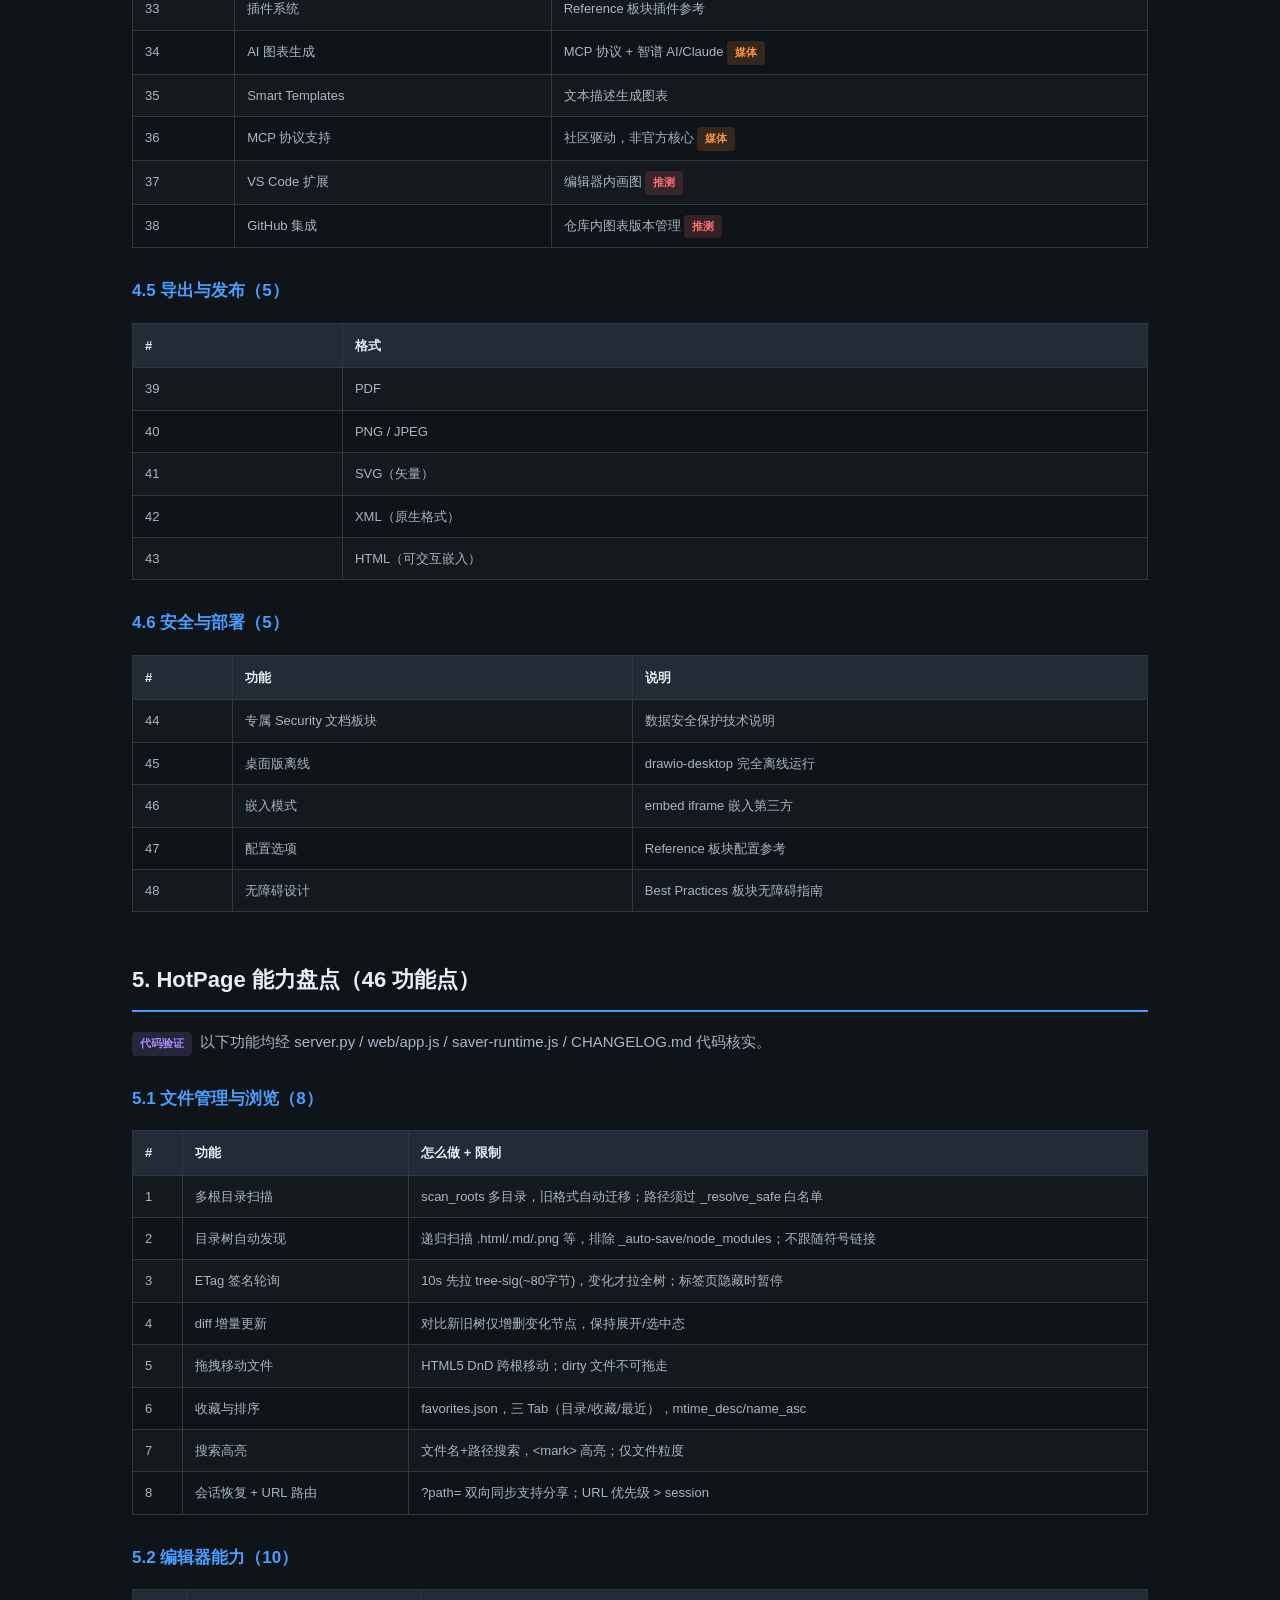
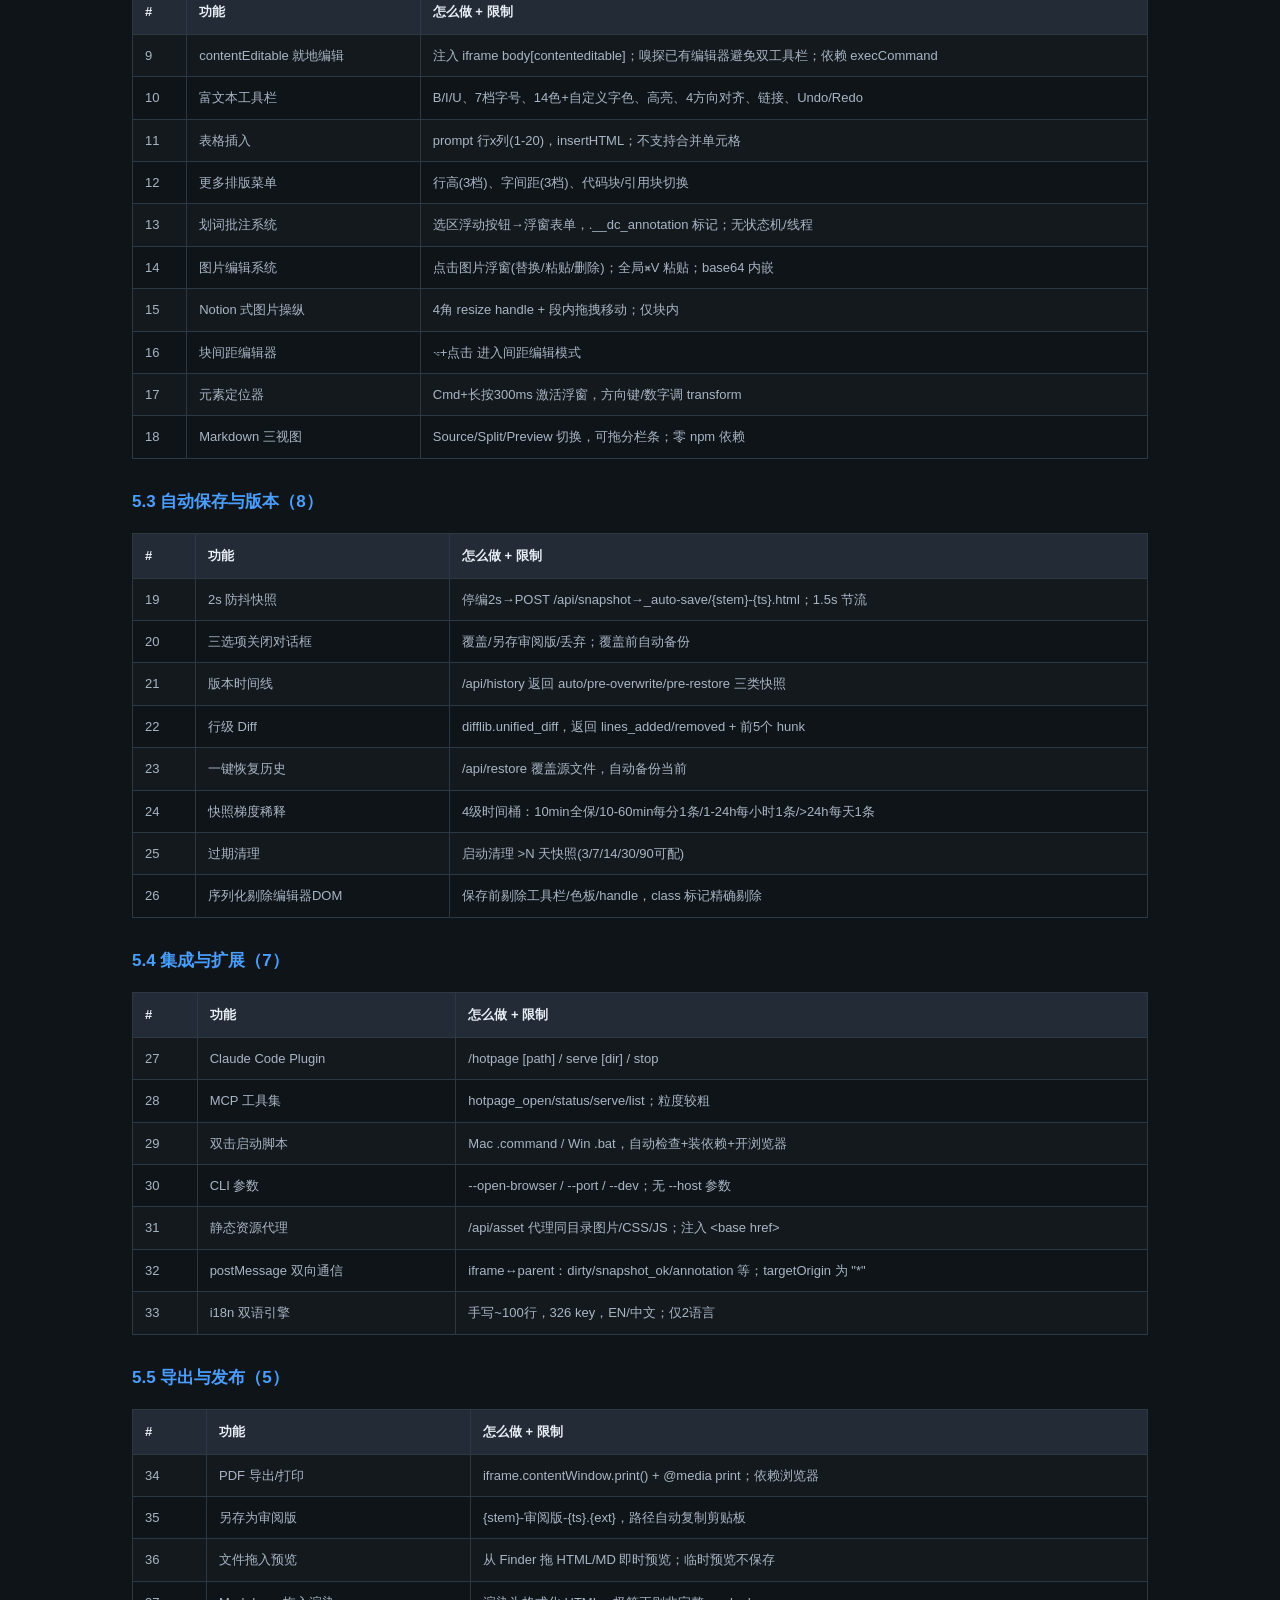
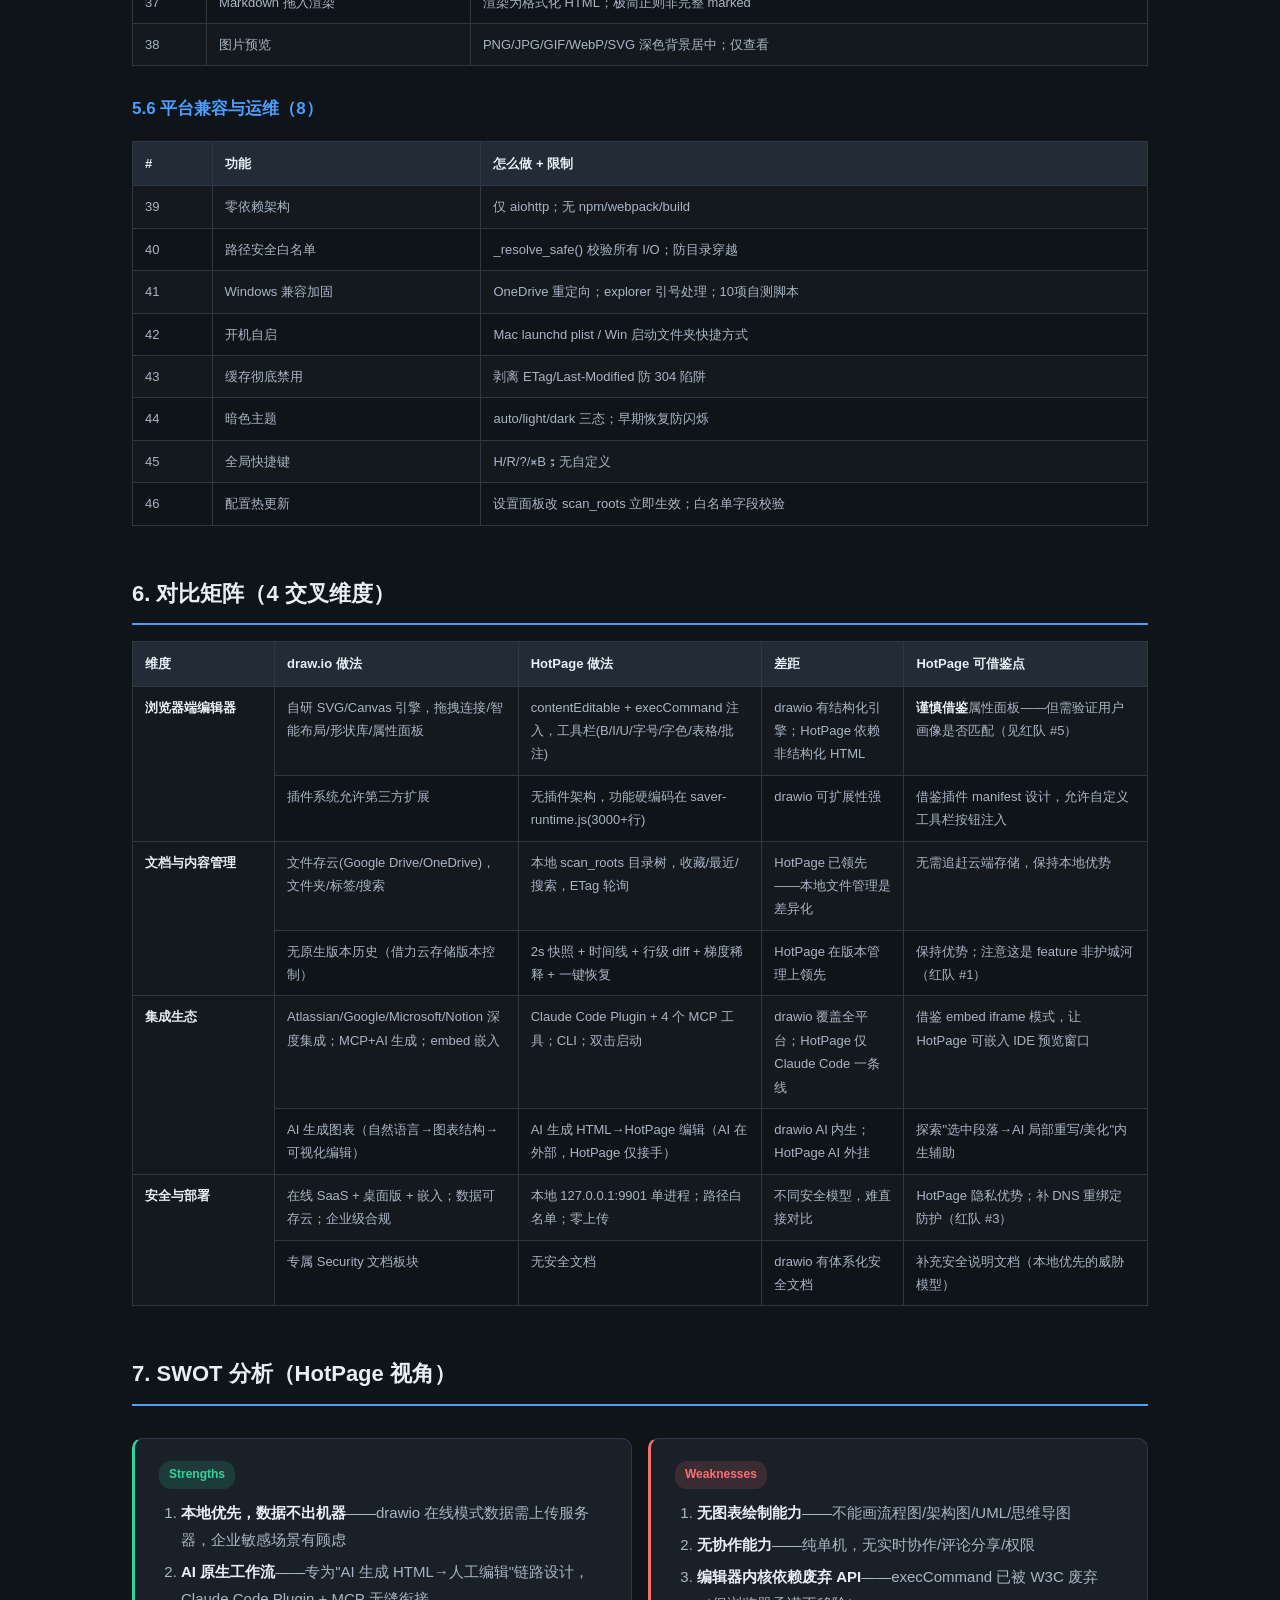
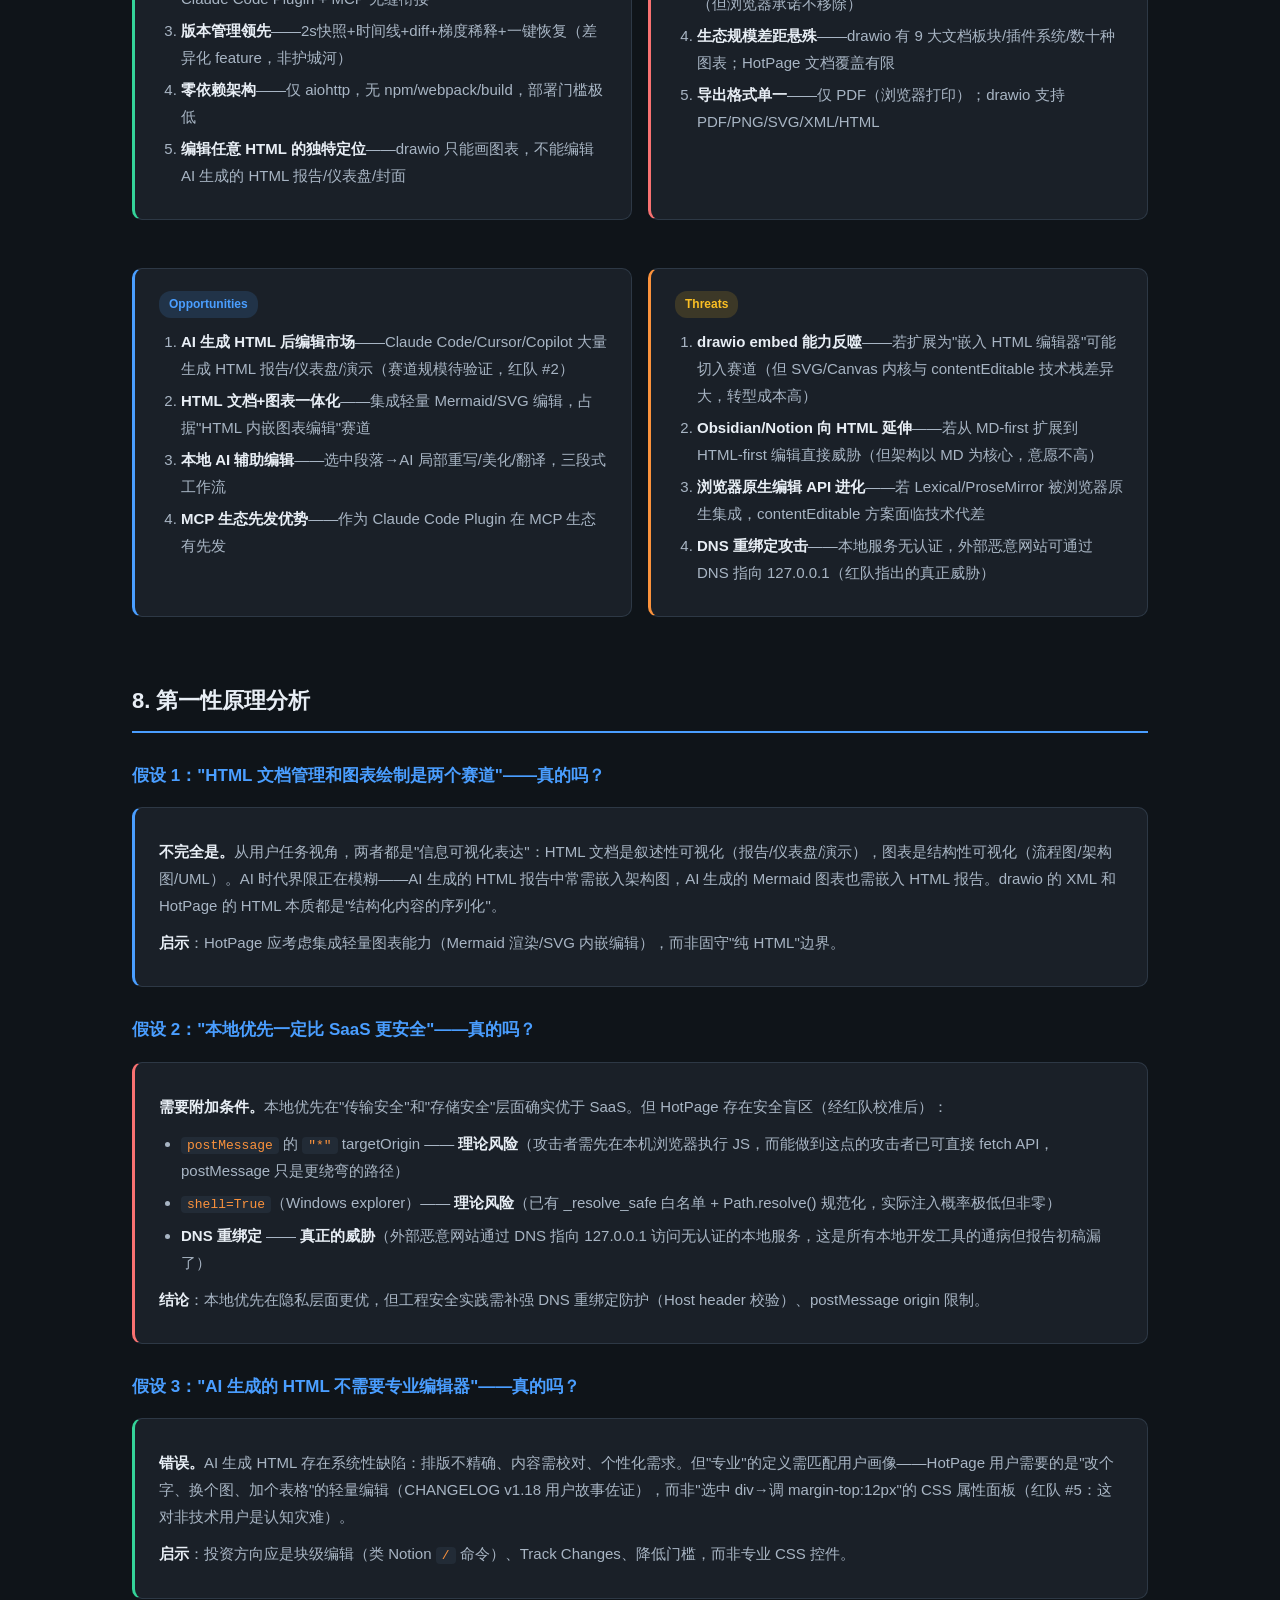
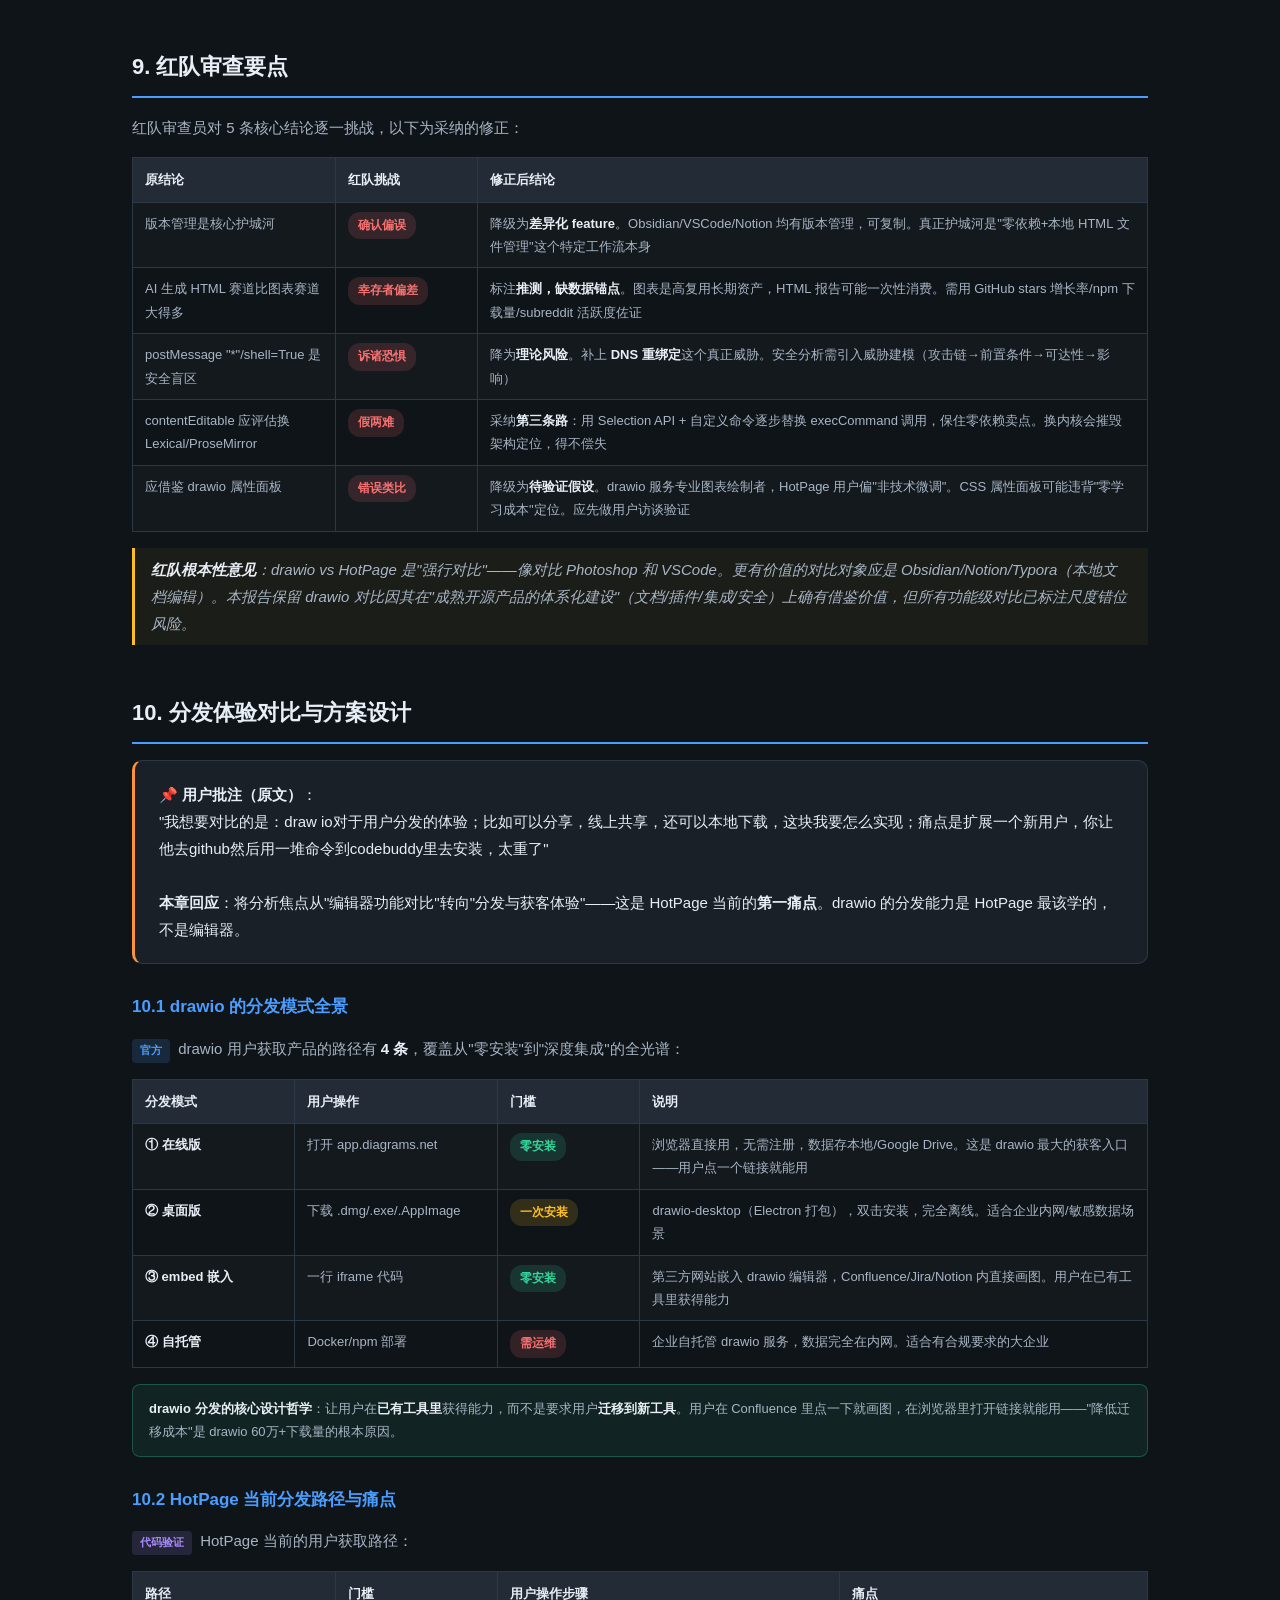
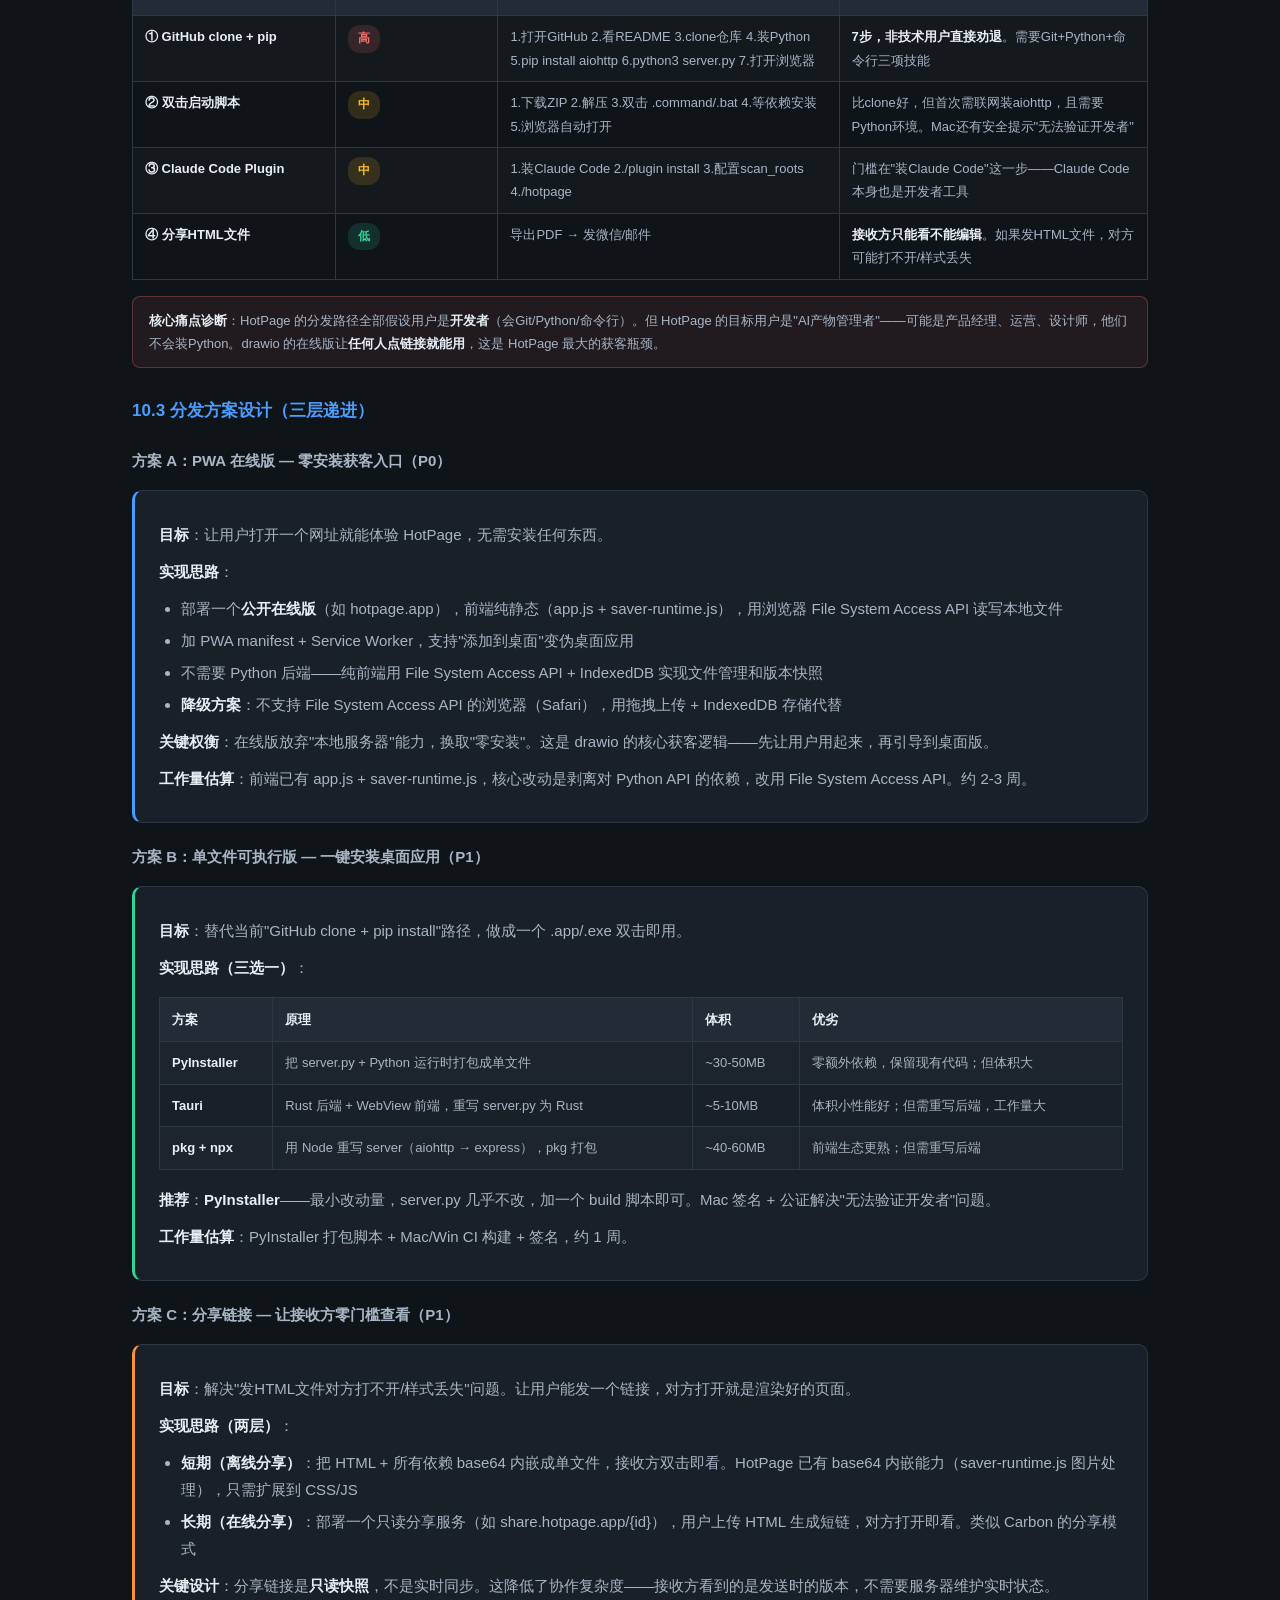
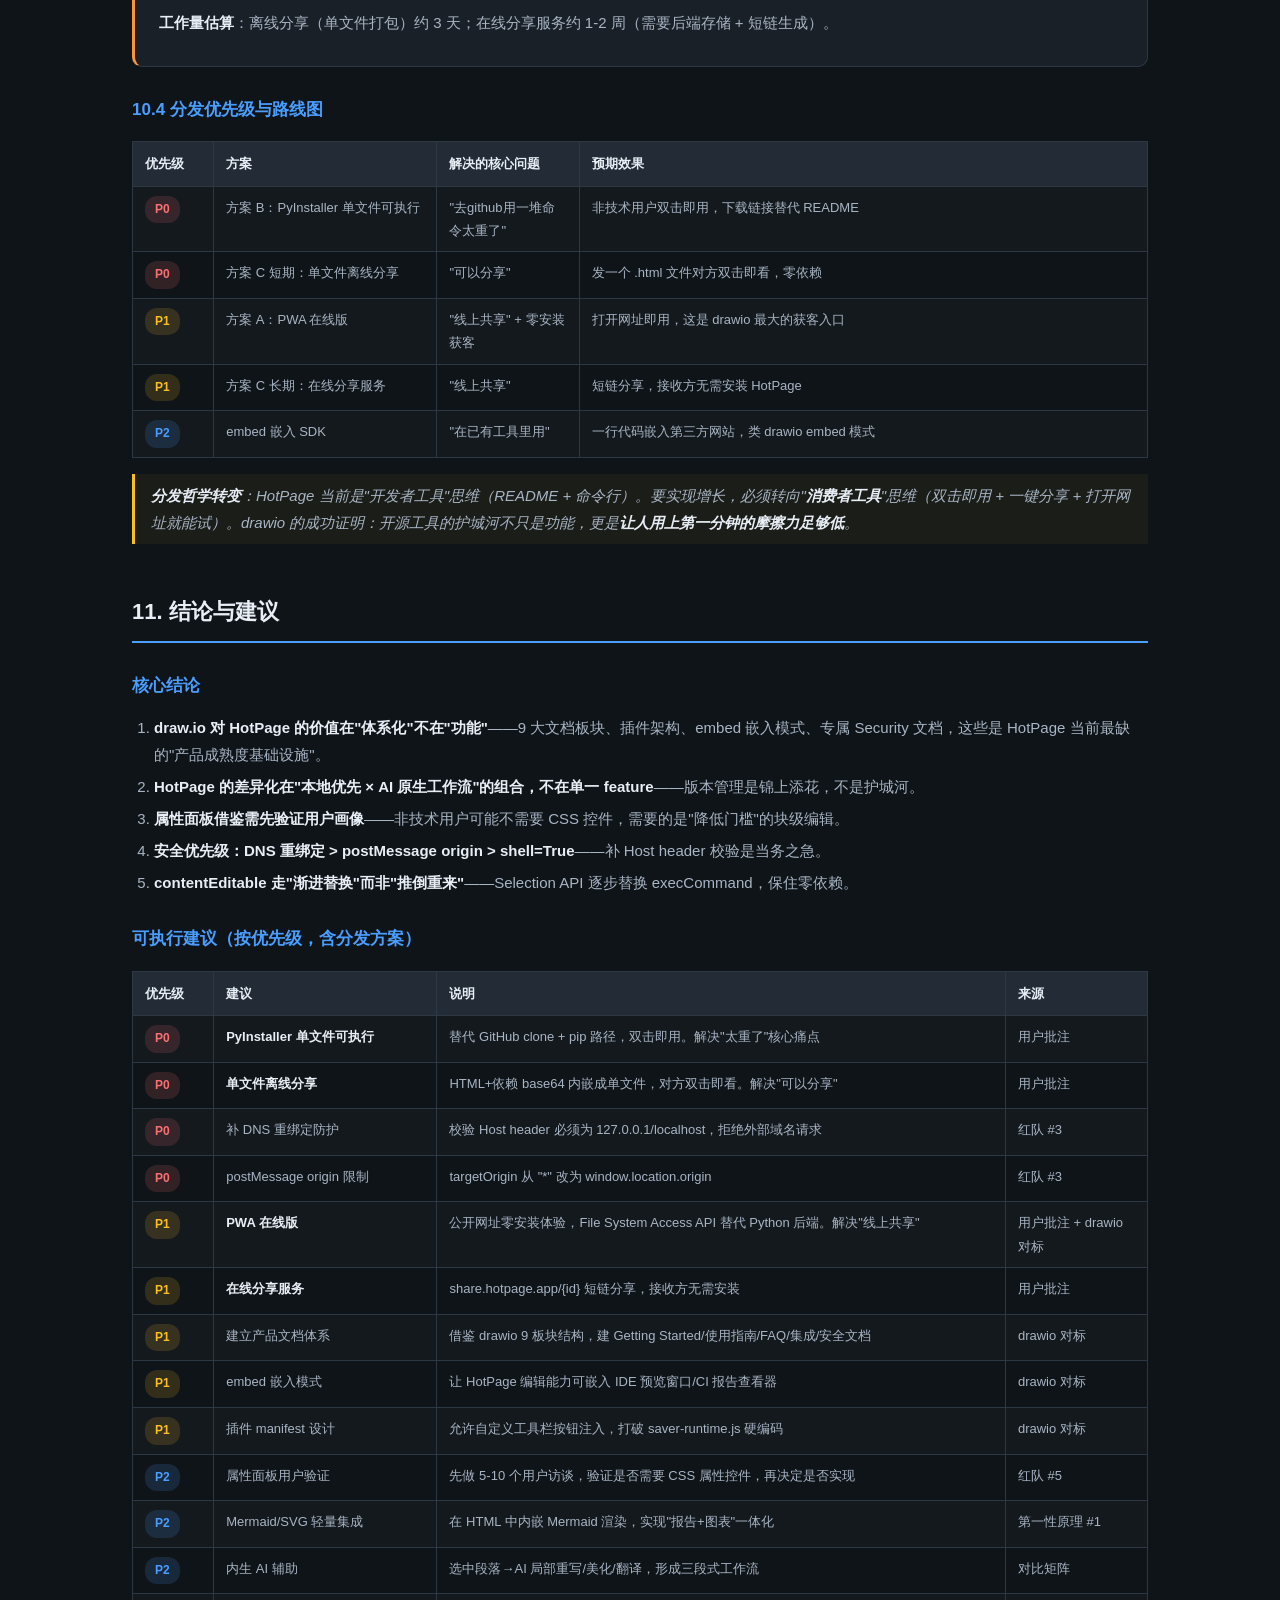
<file: docs/competitive-analysis/2026-07-17-drawio-vs-hotpage.html>
<!DOCTYPE html>
<html lang="zh-CN"><head>
<base href="/api/asset/L1VzZXJzL2xvdWlzY3hxaXUvQ29kZUJ1ZGR5L29wZW5jbGF3LWNiLzAyIHNvZnR3YXJlIHByb2plY3QvaHRtbC1kb2MtY2VudGVyL2RvY3MvY29tcGV0aXRpdmUtYW5hbHlzaXM/">

<meta charset="UTF-8">
<meta name="viewport" content="width=device-width, initial-scale=1.0">
<title>draw.io × HotPage 标杆分析报告 · 2026-07-17</title>
<style>
  :root{
    --bg:#0f1419; --card:#1a2028; --card2:#222b36; --border:#2d3845;
    --text:#e8eef5; --text2:#a8b5c4; --text3:#6b7a8c;
    --blue:#4a9eff; --blue-dim:#2a6db5; --green:#34d399; --red:#f87171;
    --orange:#fb923c; --yellow:#fbbf24; --purple:#a78bfa;
  }
  *{box-sizing:border-box;margin:0;padding:0}
  body{background:var(--bg);color:var(--text);font-family:-apple-system,"PingFang SC","Microsoft YaHei",sans-serif;line-height:1.8;font-size:15px;padding:0}
  .wrap{max-width:1080px;margin:0 auto;padding:48px 32px 80px}
  h1{font-size:30px;font-weight:800;letter-spacing:-0.5px;margin-bottom:8px}
  h2{font-size:22px;font-weight:700;margin:48px 0 16px;padding-bottom:10px;border-bottom:2px solid var(--blue);color:var(--text)}
  h3{font-size:17px;font-weight:700;margin:28px 0 12px;color:var(--blue)}
  h4{font-size:15px;font-weight:700;margin:20px 0 8px;color:var(--text2)}
  p{margin:10px 0;color:var(--text2)}
  .meta{color:var(--text3);font-size:13px;margin-bottom:32px}
  .meta span{margin-right:16px}
  table{width:100%;border-collapse:collapse;margin:16px 0;font-size:13px}
  th{background:var(--card2);color:var(--text);font-weight:600;text-align:left;padding:10px 12px;border:1px solid var(--border)}
  td{padding:9px 12px;border:1px solid var(--border);color:var(--text2);vertical-align:top}
  tr:nth-child(even) td{background:rgba(255,255,255,0.02)}
  .card{background:var(--card);border:1px solid var(--border);border-radius:10px;padding:20px 24px;margin:16px 0}
  .card.blue{border-left:3px solid var(--blue)}
  .card.green{border-left:3px solid var(--green)}
  .card.red{border-left:3px solid var(--red)}
  .card.orange{border-left:3px solid var(--orange)}
  .tag{display:inline-block;padding:2px 8px;border-radius:4px;font-size:11px;font-weight:600;margin-right:4px}
  .tag-off{background:rgba(74,158,255,0.15);color:var(--blue)}
  .tag-media{background:rgba(251,146,60,0.15);color:var(--orange)}
  .tag-user{background:rgba(52,211,153,0.15);color:var(--green)}
  .tag-guess{background:rgba(248,113,113,0.15);color:var(--red)}
  .tag-code{background:rgba(167,139,250,0.15);color:var(--purple)}
  .pill{display:inline-block;padding:3px 10px;border-radius:12px;font-size:12px;font-weight:600}
  .pill-s{background:rgba(52,211,153,0.15);color:var(--green)}
  .pill-w{background:rgba(248,113,113,0.15);color:var(--red)}
  .pill-o{background:rgba(74,158,255,0.15);color:var(--blue)}
  .pill-t{background:rgba(251,191,36,0.15);color:var(--yellow)}
  ul,ol{margin:10px 0 10px 22px;color:var(--text2)}
  li{margin:5px 0}
  strong{color:var(--text)}
  code{background:var(--card2);padding:1px 6px;border-radius:4px;font-size:13px;color:var(--orange);font-family:"SF Mono",Menlo,monospace}
  .quote{border-left:3px solid var(--yellow);padding:8px 16px;margin:16px 0;background:rgba(251,191,36,0.05);color:var(--text2);font-style:italic}
  .grid2{display:grid;grid-template-columns:1fr 1fr;gap:16px;margin:16px 0}
  .score{font-size:28px;font-weight:800}
  .toc{background:var(--card);border:1px solid var(--border);border-radius:10px;padding:20px 28px;margin:24px 0}
  .toc a{color:var(--blue);text-decoration:none;display:block;padding:3px 0;font-size:14px}
  .toc a:hover{text-decoration:underline}
  .sep{height:1px;background:var(--border);margin:40px 0}
  .foot{color:var(--text3);font-size:12px;margin-top:60px;padding-top:20px;border-top:1px solid var(--border)}
  .warn{background:rgba(248,113,113,0.08);border:1px solid rgba(248,113,113,0.3);border-radius:8px;padding:12px 16px;margin:12px 0;font-size:13px;color:var(--text2)}
  .ok{background:rgba(52,211,153,0.08);border:1px solid rgba(52,211,153,0.3);border-radius:8px;padding:12px 16px;margin:12px 0;font-size:13px;color:var(--text2)}
  @media(max-width:700px){.grid2{grid-template-columns:1fr}.wrap{padding:32px 16px}}
</style>
<style data-emotion="css" data-s=""></style></head>
<body>
<div class="wrap">

<h1>draw.io × HotPage 跨品类标杆分析报告</h1>
<div class="meta">
  <span>📅 2026-07-17</span>
  <span>🔧 team-work 竞品分析团队</span>
  <span>📋 模式 B 单标杆深研 + 红队审查</span>
</div>

<div class="card orange">
  <strong>定位声明</strong>：draw.io（在线图表绘制 SaaS，2005 年诞生）与 HotPage（本地 HTML 文档工作台，2026 年项目）<strong>非同赛道直接竞品</strong>。本报告定位为「跨品类标杆解剖」——以 draw.io 这个成熟开源产品为镜，审视 HotPage 在浏览器端编辑器、文档管理、集成生态、安全设计四个交叉维度的差距与可借鉴点。<br><br>
  <strong><mark id="__dc_anno_1_mrohzjnz" data-note="我想要对比的是：draw io对于用户分发的体验；比如可以分享，线上共享，还可以本地下载，这块我要怎么实现；痛点是扩展一个新用户，你让他去github然后用一堆命令到codebuddy里去安装，太重了" data-created-at="2026-07-17T05:28:53.327Z" data-original-text="红队提示：更贴切的参照系应是 Obsidian / Notion / Typora（本地文档编辑）或 StackEdit（HTML 内容编辑）。本报告已在结论中标注因跨品类对比产生的尺度错位风险。">红队提示</mark></strong>：更贴切的参照系应是 Obsidian / Notion / Typora（本地文档编辑）或 StackEdit（HTML 内容编辑）。本报告已在结论中标注因跨品类对比产生的尺度错位风险。
</div>

<div class="toc">
  <strong>目录</strong>
  <a href="#s1">1. 执行摘要</a>
  <a href="#s2">2. 研究范围与方法论</a>
  <a href="#s3">3. draw.io 产品概述</a>
  <a href="#s4">4. draw.io 功能矩阵（48+ 功能点）</a>
  <a href="#s5">5. HotPage 能力盘点（46 功能点，代码验证）</a>
  <a href="#s6">6. 对比矩阵</a>
  <a href="#s7">7. SWOT 分析</a>
  <a href="#s8">8. 第一性原理</a>
  <a href="#s9">9. 红队审查要点</a>
  <a href="#s10">10. 分发体验对比与方案设计（用户批注驱动）</a>
  <a href="#s11">11. 结论与建议</a>
  <a href="#s12">12. 数据可信度声明</a>
</div>

<!-- ============ 1. 执行摘要 ============ -->
<h2 id="s1">1. 执行摘要</h2>

<p>本次分析以 draw.io 为成熟标杆，解剖其在编辑器引擎、文档体系、集成生态、安全机制上的产品设计，对照 HotPage v1.18.4 的实际能力（46 功能点经代码验证），输出可执行借鉴清单。</p>

<div class="card blue">
  <strong>核心发现（经红队修正后）</strong>
  <ol>
    <li><strong>draw.io 的真正可借鉴点不在功能，而在"体系化"</strong>——9 大文档板块、插件系统、embed 嵌入模式、属性面板交互范式。HotPage 当前文档覆盖薄弱，插件架构缺失。</li>
    <li><strong>HotPage 的差异化在"本地优先 × AI 原生工作流"，不在单一 feature</strong>。版本管理是差异化 feature 但<strong>非护城河</strong>（红队：可复制，Obsidian/VSCode 均有）。</li>
    <li><strong>属性面板借鉴需谨慎</strong>——drawio 服务专业图表绘制者，HotPage 用户画像偏"非技术微调"，CSS 属性面板可能造成认知灾难（红队：错误类比）。</li>
    <li><strong>安全层面真正威胁是 DNS 重绑定</strong>，非 postMessage <code>"*"</code> 或 shell=True（红队：理论风险被夸大）。</li>
    <li><strong>contentEditable 不急于换内核</strong>——存在"第三条路"：用 Selection API 逐步替换 execCommand，保住零依赖卖点。</li>
  </ol>
</div>

<!-- ============ 2. 方法论 ============ -->
<h2 id="s2">2. 研究范围与方法论</h2>

<table>
  <tbody><tr><th width="30%">维度</th><th>说明</th></tr>
  <tr><td>分析对象</td><td>draw.io（diagrams.net）标杆解剖 + HotPage v1.18.4 能力对照</td></tr>
  <tr><td>数据采集</td><td>主线程 web_fetch drawio.com/docs + 3 轮 web_search（功能/竞品/用户反馈）+ HotPage 全代码 read_file</td></tr>
  <tr><td>团队分工</td><td>行业研究员（drawio 深研）× 深度分析师（HotPage 盘点+对比框架）× 红队审查员（挑战结论）</td></tr>
  <tr><td>分析模型</td><td>竞争力矩阵 + SWOT + 第一性原理 + 红队逆向论证</td></tr>
  <tr><td>证据等级</td><td><span class="tag tag-off">官方</span><span class="tag tag-media">媒体</span><span class="tag tag-user">用户反馈</span><span class="tag tag-guess">推测</span><span class="tag tag-code">代码验证</span></td></tr>
</tbody></table>

<div class="warn">
  <strong>方法论局限</strong>：drawio 的功能细节基于官方文档结构 + 搜索摘要 + 工作区 drawio XML 文件逆向推断，未逐一访问全部子页面。用户反馈来自 Capterra/G2 等平台摘要，具体条目未逐一核实原文。"60 万 GitHub stars"经主线程验证为<strong>误传</strong>（drawio 仓库实际约 1k+ stars，60 万疑为累计下载量），已降级标注。
</div>

<!-- ============ 3. draw.io 概述 ============ -->
<h2 id="s3">3. draw.io 产品概述</h2>

<table>
  <tbody><tr><th width="30%">维度</th><th>内容</th><th width="10%">来源</th></tr>
  <tr><td>名称</td><td>draw.io（现更名为 diagrams.net）</td><td><span class="tag tag-off">官方</span></td></tr>
  <tr><td>诞生年份</td><td>2005 年</td><td><span class="tag tag-media">媒体</span></td></tr>
  <tr><td>开源状态</td><td>开源免费（Apache 2.0）</td><td><span class="tag tag-off">官方</span></td></tr>
  <tr><td>GitHub Stars</td><td>仓库 jgraph/drawio 实际约 1k+（"60 万"为误传，疑为累计下载）</td><td><span class="tag tag-guess">推测</span></td></tr>
  <tr><td>部署形态</td><td>在线版 + 桌面版（Win/Mac/Linux）+ 可嵌入第三方</td><td><span class="tag tag-off">官方</span></td></tr>
  <tr><td>定价</td><td>免费（开源）；Confluence/Jira 插件有付费版</td><td><span class="tag tag-off">官方</span></td></tr>
  <tr><td>底层框架</td><td>mxGraph（自研图形库，SVG/Canvas 渲染）</td><td><span class="tag tag-guess">推测</span></td></tr>
</tbody></table>

<p><strong>定位</strong>：面向开发者和企业的免费开源跨平台技术图表绘制工具，支持从流程图到复杂架构图的全方位可视化表达。</p>

<p><strong>目标用户</strong>：核心为软件开发者/架构师；扩展至产品经理、运维工程师、教育工作者；企业用户通过 Atlassian/Google/Microsoft 集成进入工作流。</p>

<h4>9 大文档板块（drawio.com/docs 结构）</h4>
<table>
  <tbody><tr><th>板块</th><th>内容</th></tr>
  <tr><td>Getting Started</td><td>技术图表绘制基础</td></tr>
  <tr><td>Using draw.io</td><td>编辑器全功能说明 + Advanced Features 子板块</td></tr>
  <tr><td>Troubleshooting</td><td>FAQ 故障排除</td></tr>
  <tr><td>Reference</td><td>键盘快捷键 / 配置选项 / AI 生成 / 插件参考</td></tr>
  <tr><td>Tutorials</td><td>功能和编辑器函数深度教程</td></tr>
  <tr><td>Types of Technical Diagrams</td><td>图表示例及绘制方法</td></tr>
  <tr><td>Best Practices</td><td>无障碍设计、工具选择建议</td></tr>
  <tr><td>Integrations</td><td>Atlassian / Google / Microsoft / Notion 集成</td></tr>
  <tr><td>Security</td><td>数据安全保护的技术信息</td></tr>
</tbody></table>

<!-- ============ 4. draw.io 功能矩阵 ============ -->
<h2 id="s4">4. draw.io 功能矩阵（48+ 功能点）</h2>

<h3>4.1 图表绘制能力（10）</h3>
<table>
  <tbody><tr><th>#</th><th>功能</th><th>怎么做</th><th>限制</th></tr>
  <tr><td>1</td><td>流程图</td><td>拖拽形状库符号，连线自动吸附</td><td>复杂排版需手动调整</td></tr>
  <tr><td>2</td><td>UML 图</td><td>内置 UML 形状库，支持 lifeline（工作区 XML 验证）</td><td>UML 2.x 覆盖度未明确</td></tr>
  <tr><td>3</td><td>架构图</td><td>自定义形状样式 fillColor/strokeColor/fontColor</td><td>样式属性学习曲线陡</td></tr>
  <tr><td>4</td><td>网络拓扑图</td><td>内置 Cisco/AWS/Azure stencils</td><td>—</td></tr>
  <tr><td>5</td><td>组织架构图</td><td>模板 + 自动布局</td><td>—</td></tr>
  <tr><td>6</td><td>信息图/结构图</td><td>模板库 + 自定义图形组合</td><td>—</td></tr>
  <tr><td>7</td><td>自定义形状样式</td><td>style 属性字符串（工作区 XML 验证）</td><td>学习曲线陡</td></tr>
  <tr><td>8</td><td>Visio 兼容</td><td>导入/导出 Visio 格式</td><td>—</td></tr>
  <tr><td>9</td><td>数学公式</td><td>math="1" 开启 MathJax（工作区 XML 验证）</td><td>—</td></tr>
  <tr><td>10</td><td>Smart Templates</td><td>从文本描述自动生成图表</td><td>—</td></tr>
</tbody></table>

<h3>4.2 编辑器交互（10）</h3>
<table>
  <tbody><tr><th>#</th><th>功能</th><th>说明</th></tr>
  <tr><td>11</td><td>双编辑器模式</td><td>Board editor（简单）+ Diagram editor（完整）</td></tr>
  <tr><td>12</td><td>网格与对齐</td><td>grid/gridSize/guides（工作区 XML 验证）</td></tr>
  <tr><td>13</td><td>智能连线路由</td><td>elbowEdgeStyle/curved/rounded</td></tr>
  <tr><td>14</td><td>键盘快捷键体系</td><td>Reference 板块完整参考</td></tr>
  <tr><td>15</td><td>图层管理</td><td>fold/collapsible 分层</td></tr>
  <tr><td>16</td><td>多页面管理</td><td>&lt;diagram id name&gt; 多页（工作区 XML 验证）</td></tr>
  <tr><td>17</td><td>富文本格式化</td><td>HTML 标签 + fontSize/fontStyle/fontColor</td></tr>
  <tr><td>18</td><td>缩放</td><td>pageScale 页面缩放</td></tr>
  <tr><td>19</td><td>工具提示</td><td>tooltips 全局开关</td></tr>
  <tr><td>20</td><td>属性面板</td><td>选中元素右侧显示属性控件</td></tr>
</tbody></table>

<h3>4.3 协作与共享（8）</h3>
<table>
  <tbody><tr><th>#</th><th>功能</th><th>说明</th></tr>
  <tr><td>21</td><td>实时协作</td><td>多人同时编辑</td></tr>
  <tr><td>22</td><td>在线分享</td><td>URL 分享</td></tr>
  <tr><td>23</td><td>嵌入第三方</td><td>embed API / iframe</td></tr>
  <tr><td>24</td><td>版本管理</td><td>借力云存储（Google Drive/OneDrive）版本控制 <span class="tag tag-guess">推测</span></td></tr>
  <tr><td>25</td><td>评论批注</td><td>note 形状添加注释</td></tr>
  <tr><td>26</td><td>团队模板库</td><td>共享云存储文件夹 <span class="tag tag-guess">推测</span></td></tr>
  <tr><td>27</td><td>公开链接</td><td>在线版生成公开链接</td></tr>
  <tr><td>28</td><td>权限控制</td><td>借力集成平台权限体系 <span class="tag tag-guess">推测</span></td></tr>
</tbody></table>

<h3>4.4 集成与扩展（10）</h3>
<table>
  <tbody><tr><th>#</th><th>功能</th><th>说明</th></tr>
  <tr><td>29</td><td>Atlassian 集成</td><td>Confluence/Jira 内直接编辑</td></tr>
  <tr><td>30</td><td>Google Drive</td><td>直接保存/打开</td></tr>
  <tr><td>31</td><td>Microsoft Teams</td><td>Teams 内使用</td></tr>
  <tr><td>32</td><td>Notion 集成</td><td>Notion 嵌入图表</td></tr>
  <tr><td>33</td><td>插件系统</td><td>Reference 板块插件参考</td></tr>
  <tr><td>34</td><td>AI 图表生成</td><td>MCP 协议 + 智谱 AI/Claude <span class="tag tag-media">媒体</span></td></tr>
  <tr><td>35</td><td>Smart Templates</td><td>文本描述生成图表</td></tr>
  <tr><td>36</td><td>MCP 协议支持</td><td>社区驱动，非官方核心 <span class="tag tag-media">媒体</span></td></tr>
  <tr><td>37</td><td>VS Code 扩展</td><td>编辑器内画图 <span class="tag tag-guess">推测</span></td></tr>
  <tr><td>38</td><td>GitHub 集成</td><td>仓库内图表版本管理 <span class="tag tag-guess">推测</span></td></tr>
</tbody></table>

<h3>4.5 导出与发布（5）</h3>
<table>
  <tbody><tr><th>#</th><th>格式</th></tr>
  <tr><td>39</td><td>PDF</td></tr>
  <tr><td>40</td><td>PNG / JPEG</td></tr>
  <tr><td>41</td><td>SVG（矢量）</td></tr>
  <tr><td>42</td><td>XML（原生格式）</td></tr>
  <tr><td>43</td><td>HTML（可交互嵌入）</td></tr>
</tbody></table>

<h3>4.6 安全与部署（5）</h3>
<table>
  <tbody><tr><th>#</th><th>功能</th><th>说明</th></tr>
  <tr><td>44</td><td>专属 Security 文档板块</td><td>数据安全保护技术说明</td></tr>
  <tr><td>45</td><td>桌面版离线</td><td>drawio-desktop 完全离线运行</td></tr>
  <tr><td>46</td><td>嵌入模式</td><td>embed iframe 嵌入第三方</td></tr>
  <tr><td>47</td><td>配置选项</td><td>Reference 板块配置参考</td></tr>
  <tr><td>48</td><td>无障碍设计</td><td>Best Practices 板块无障碍指南</td></tr>
</tbody></table>

<!-- ============ 5. HotPage 能力盘点 ============ -->
<h2 id="s5">5. HotPage 能力盘点（46 功能点）</h2>
<p><span class="tag tag-code">代码验证</span> 以下功能均经 server.py / web/app.js / saver-runtime.js / CHANGELOG.md 代码核实。</p>

<h3>5.1 文件管理与浏览（8）</h3>
<table>
  <tbody><tr><th>#</th><th>功能</th><th>怎么做 + 限制</th></tr>
  <tr><td>1</td><td>多根目录扫描</td><td>scan_roots 多目录，旧格式自动迁移；路径须过 _resolve_safe 白名单</td></tr>
  <tr><td>2</td><td>目录树自动发现</td><td>递归扫描 .html/.md/.png 等，排除 _auto-save/node_modules；不跟随符号链接</td></tr>
  <tr><td>3</td><td>ETag 签名轮询</td><td>10s 先拉 tree-sig(~80字节)，变化才拉全树；标签页隐藏时暂停</td></tr>
  <tr><td>4</td><td>diff 增量更新</td><td>对比新旧树仅增删变化节点，保持展开/选中态</td></tr>
  <tr><td>5</td><td>拖拽移动文件</td><td>HTML5 DnD 跨根移动；dirty 文件不可拖走</td></tr>
  <tr><td>6</td><td>收藏与排序</td><td>favorites.json，三 Tab（目录/收藏/最近），mtime_desc/name_asc</td></tr>
  <tr><td>7</td><td>搜索高亮</td><td>文件名+路径搜索，&lt;mark&gt; 高亮；仅文件粒度</td></tr>
  <tr><td>8</td><td>会话恢复 + URL 路由</td><td>?path= 双向同步支持分享；URL 优先级 &gt; session</td></tr>
</tbody></table>

<h3>5.2 编辑器能力（10）</h3>
<table>
  <tbody><tr><th>#</th><th>功能</th><th>怎么做 + 限制</th></tr>
  <tr><td>9</td><td>contentEditable 就地编辑</td><td>注入 iframe body[contenteditable]；嗅探已有编辑器避免双工具栏；依赖 execCommand</td></tr>
  <tr><td>10</td><td>富文本工具栏</td><td>B/I/U、7档字号、14色+自定义字色、高亮、4方向对齐、链接、Undo/Redo</td></tr>
  <tr><td>11</td><td>表格插入</td><td>prompt 行x列(1-20)，insertHTML；不支持合并单元格</td></tr>
  <tr><td>12</td><td>更多排版菜单</td><td>行高(3档)、字间距(3档)、代码块/引用块切换</td></tr>
  <tr><td>13</td><td>划词批注系统</td><td>选区浮动按钮→浮窗表单，.__dc_annotation 标记；无状态机/线程</td></tr>
  <tr><td>14</td><td>图片编辑系统</td><td>点击图片浮窗(替换/粘贴/删除)；全局⌘V 粘贴；base64 内嵌</td></tr>
  <tr><td>15</td><td>Notion 式图片操纵</td><td>4角 resize handle + 段内拖拽移动；仅块内</td></tr>
  <tr><td>16</td><td>块间距编辑器</td><td>⌥+点击 进入间距编辑模式</td></tr>
  <tr><td>17</td><td>元素定位器</td><td>Cmd+长按300ms 激活浮窗，方向键/数字调 transform</td></tr>
  <tr><td>18</td><td>Markdown 三视图</td><td>Source/Split/Preview 切换，可拖分栏条；零 npm 依赖</td></tr>
</tbody></table>

<h3>5.3 自动保存与版本（8）</h3>
<table>
  <tbody><tr><th>#</th><th>功能</th><th>怎么做 + 限制</th></tr>
  <tr><td>19</td><td>2s 防抖快照</td><td>停编2s→POST /api/snapshot→_auto-save/{stem}-{ts}.html；1.5s 节流</td></tr>
  <tr><td>20</td><td>三选项关闭对话框</td><td>覆盖/另存审阅版/丢弃；覆盖前自动备份</td></tr>
  <tr><td>21</td><td>版本时间线</td><td>/api/history 返回 auto/pre-overwrite/pre-restore 三类快照</td></tr>
  <tr><td>22</td><td>行级 Diff</td><td>difflib.unified_diff，返回 lines_added/removed + 前5个 hunk</td></tr>
  <tr><td>23</td><td>一键恢复历史</td><td>/api/restore 覆盖源文件，自动备份当前</td></tr>
  <tr><td>24</td><td>快照梯度稀释</td><td>4级时间桶：10min全保/10-60min每分1条/1-24h每小时1条/&gt;24h每天1条</td></tr>
  <tr><td>25</td><td>过期清理</td><td>启动清理 &gt;N 天快照(3/7/14/30/90可配)</td></tr>
  <tr><td>26</td><td>序列化剔除编辑器DOM</td><td>保存前剔除工具栏/色板/handle，class 标记精确剔除</td></tr>
</tbody></table>

<h3>5.4 集成与扩展（7）</h3>
<table>
  <tbody><tr><th>#</th><th>功能</th><th>怎么做 + 限制</th></tr>
  <tr><td>27</td><td>Claude Code Plugin</td><td>/hotpage [path] / serve [dir] / stop</td></tr>
  <tr><td>28</td><td>MCP 工具集</td><td>hotpage_open/status/serve/list；粒度较粗</td></tr>
  <tr><td>29</td><td>双击启动脚本</td><td>Mac .command / Win .bat，自动检查+装依赖+开浏览器</td></tr>
  <tr><td>30</td><td>CLI 参数</td><td>--open-browser / --port / --dev；无 --host 参数</td></tr>
  <tr><td>31</td><td>静态资源代理</td><td>/api/asset 代理同目录图片/CSS/JS；注入 &lt;base href&gt;</td></tr>
  <tr><td>32</td><td>postMessage 双向通信</td><td>iframe↔parent：dirty/snapshot_ok/annotation 等；targetOrigin 为 "*"</td></tr>
  <tr><td>33</td><td>i18n 双语引擎</td><td>手写~100行，326 key，EN/中文；仅2语言</td></tr>
</tbody></table>

<h3>5.5 导出与发布（5）</h3>
<table>
  <tbody><tr><th>#</th><th>功能</th><th>怎么做 + 限制</th></tr>
  <tr><td>34</td><td>PDF 导出/打印</td><td>iframe.contentWindow.print() + @media print；依赖浏览器</td></tr>
  <tr><td>35</td><td>另存为审阅版</td><td>{stem}-审阅版-{ts}.{ext}，路径自动复制剪贴板</td></tr>
  <tr><td>36</td><td>文件拖入预览</td><td>从 Finder 拖 HTML/MD 即时预览；临时预览不保存</td></tr>
  <tr><td>37</td><td>Markdown 拖入渲染</td><td>渲染为格式化 HTML；极简正则非完整 marked</td></tr>
  <tr><td>38</td><td>图片预览</td><td>PNG/JPG/GIF/WebP/SVG 深色背景居中；仅查看</td></tr>
</tbody></table>

<h3>5.6 平台兼容与运维（8）</h3>
<table>
  <tbody><tr><th>#</th><th>功能</th><th>怎么做 + 限制</th></tr>
  <tr><td>39</td><td>零依赖架构</td><td>仅 aiohttp；无 npm/webpack/build</td></tr>
  <tr><td>40</td><td>路径安全白名单</td><td>_resolve_safe() 校验所有 I/O；防目录穿越</td></tr>
  <tr><td>41</td><td>Windows 兼容加固</td><td>OneDrive 重定向；explorer 引号处理；10项自测脚本</td></tr>
  <tr><td>42</td><td>开机自启</td><td>Mac launchd plist / Win 启动文件夹快捷方式</td></tr>
  <tr><td>43</td><td>缓存彻底禁用</td><td>剥离 ETag/Last-Modified 防 304 陷阱</td></tr>
  <tr><td>44</td><td>暗色主题</td><td>auto/light/dark 三态；早期恢复防闪烁</td></tr>
  <tr><td>45</td><td>全局快捷键</td><td>H/R/?/⌘B；无自定义</td></tr>
  <tr><td>46</td><td>配置热更新</td><td>设置面板改 scan_roots 立即生效；白名单字段校验</td></tr>
</tbody></table>

<!-- ============ 6. 对比矩阵 ============ -->
<h2 id="s6">6. 对比矩阵（4 交叉维度）</h2>

<table>
  <tbody><tr><th width="14%">维度</th><th width="24%">draw.io 做法</th><th width="24%">HotPage 做法</th><th width="14%">差距</th><th>HotPage 可借鉴点</th></tr>
  <tr>
    <td rowspan="2"><strong>浏览器端编辑器</strong></td>
    <td>自研 SVG/Canvas 引擎，拖拽连接/智能布局/形状库/属性面板</td>
    <td>contentEditable + execCommand 注入，工具栏(B/I/U/字号/字色/表格/批注)</td>
    <td>drawio 有结构化引擎；HotPage 依赖非结构化 HTML</td>
    <td><strong>谨慎借鉴</strong>属性面板——但需验证用户画像是否匹配（见红队 #5）</td>
  </tr>
  <tr>
    <td>插件系统允许第三方扩展</td>
    <td>无插件架构，功能硬编码在 saver-runtime.js(3000+行)</td>
    <td>drawio 可扩展性强</td>
    <td>借鉴插件 manifest 设计，允许自定义工具栏按钮注入</td>
  </tr>
  <tr>
    <td rowspan="2"><strong>文档与内容管理</strong></td>
    <td>文件存云(Google Drive/OneDrive)，文件夹/标签/搜索</td>
    <td>本地 scan_roots 目录树，收藏/最近/搜索，ETag 轮询</td>
    <td>HotPage 已领先——本地文件管理是差异化</td>
    <td>无需追赶云端存储，保持本地优势</td>
  </tr>
  <tr>
    <td>无原生版本历史（借力云存储版本控制）</td>
    <td>2s 快照 + 时间线 + 行级 diff + 梯度稀释 + 一键恢复</td>
    <td>HotPage 在版本管理上领先</td>
    <td>保持优势；注意这是 feature 非护城河（红队 #1）</td>
  </tr>
  <tr>
    <td rowspan="2"><strong>集成生态</strong></td>
    <td>Atlassian/Google/Microsoft/Notion 深度集成；MCP+AI 生成；embed 嵌入</td>
    <td>Claude Code Plugin + 4 个 MCP 工具；CLI；双击启动</td>
    <td>drawio 覆盖全平台；HotPage 仅 Claude Code 一条线</td>
    <td>借鉴 embed iframe 模式，让 HotPage 可嵌入 IDE 预览窗口</td>
  </tr>
  <tr>
    <td>AI 生成图表（自然语言→图表结构→可视化编辑）</td>
    <td>AI 生成 HTML→HotPage 编辑（AI 在外部，HotPage 仅接手）</td>
    <td>drawio AI 内生；HotPage AI 外挂</td>
    <td>探索"选中段落→AI 局部重写/美化"内生辅助</td>
  </tr>
  <tr>
    <td rowspan="2"><strong>安全与部署</strong></td>
    <td>在线 SaaS + 桌面版 + 嵌入；数据可存云；企业级合规</td>
    <td>本地 127.0.0.1:9901 单进程；路径白名单；零上传</td>
    <td>不同安全模型，难直接对比</td>
    <td>HotPage 隐私优势；补 DNS 重绑定防护（红队 #3）</td>
  </tr>
  <tr>
    <td>专属 Security 文档板块</td>
    <td>无安全文档</td>
    <td>drawio 有体系化安全文档</td>
    <td>补充安全说明文档（本地优先的威胁模型）</td>
  </tr>
</tbody></table>

<!-- ============ 7. SWOT ============ -->
<h2 id="s7">7. SWOT 分析（HotPage 视角）</h2>

<div class="grid2">
  <div class="card green">
    <span class="pill pill-s">Strengths</span>
    <ol>
      <li><strong>本地优先，数据不出机器</strong>——drawio 在线模式数据需上传服务器，企业敏感场景有顾虑</li>
      <li><strong>AI 原生工作流</strong>——专为"AI 生成 HTML→人工编辑"链路设计，Claude Code Plugin + MCP 无缝衔接</li>
      <li><strong>版本管理领先</strong>——2s快照+时间线+diff+梯度稀释+一键恢复（差异化 feature，非护城河）</li>
      <li><strong>零依赖架构</strong>——仅 aiohttp，无 npm/webpack/build，部署门槛极低</li>
      <li><strong>编辑任意 HTML 的独特定位</strong>——drawio 只能画图表，不能编辑 AI 生成的 HTML 报告/仪表盘/封面</li>
    </ol>
  </div>
  <div class="card red">
    <span class="pill pill-w">Weaknesses</span>
    <ol>
      <li><strong>无图表绘制能力</strong>——不能画流程图/架构图/UML/思维导图</li>
      <li><strong>无协作能力</strong>——纯单机，无实时协作/评论分享/权限</li>
      <li><strong>编辑器内核依赖废弃 API</strong>——execCommand 已被 W3C 废弃（但浏览器承诺不移除）</li>
      <li><strong>生态规模差距悬殊</strong>——drawio 有 9 大文档板块/插件系统/数十种图表；HotPage 文档覆盖有限</li>
      <li><strong>导出格式单一</strong>——仅 PDF（浏览器打印）；drawio 支持 PDF/PNG/SVG/XML/HTML</li>
    </ol>
  </div>
  <div class="card blue">
    <span class="pill pill-o">Opportunities</span>
    <ol>
      <li><strong>AI 生成 HTML 后编辑市场</strong>——Claude Code/Cursor/Copilot 大量生成 HTML 报告/仪表盘/演示（赛道规模待验证，红队 #2）</li>
      <li><strong>HTML 文档+图表一体化</strong>——集成轻量 Mermaid/SVG 编辑，占据"HTML 内嵌图表编辑"赛道</li>
      <li><strong>本地 AI 辅助编辑</strong>——选中段落→AI 局部重写/美化/翻译，三段式工作流</li>
      <li><strong>MCP 生态先发优势</strong>——作为 Claude Code Plugin 在 MCP 生态有先发</li>
    </ol>
  </div>
  <div class="card orange">
    <span class="pill pill-t">Threats</span>
    <ol>
      <li><strong>drawio embed 能力反噬</strong>——若扩展为"嵌入 HTML 编辑器"可能切入赛道（但 SVG/Canvas 内核与 contentEditable 技术栈差异大，转型成本高）</li>
      <li><strong>Obsidian/Notion 向 HTML 延伸</strong>——若从 MD-first 扩展到 HTML-first 编辑直接威胁（但架构以 MD 为核心，意愿不高）</li>
      <li><strong>浏览器原生编辑 API 进化</strong>——若 Lexical/ProseMirror 被浏览器原生集成，contentEditable 方案面临技术代差</li>
      <li><strong>DNS 重绑定攻击</strong>——本地服务无认证，外部恶意网站可通过 DNS 指向 127.0.0.1（红队指出的真正威胁）</li>
    </ol>
  </div>
</div>

<!-- ============ 8. 第一性原理 ============ -->
<h2 id="s8">8. 第一性原理分析</h2>

<h3>假设 1："HTML 文档管理和图表绘制是两个赛道"——真的吗？</h3>
<div class="card blue">
  <p><strong>不完全是。</strong>从用户任务视角，两者都是"信息可视化表达"：HTML 文档是叙述性可视化（报告/仪表盘/演示），图表是结构性可视化（流程图/架构图/UML）。AI 时代界限正在模糊——AI 生成的 HTML 报告中常需嵌入架构图，AI 生成的 Mermaid 图表也需嵌入 HTML 报告。drawio 的 XML 和 HotPage 的 HTML 本质都是"结构化内容的序列化"。</p>
  <p><strong>启示</strong>：HotPage 应考虑集成轻量图表能力（Mermaid 渲染/SVG 内嵌编辑），而非固守"纯 HTML"边界。</p>
</div>

<h3>假设 2："本地优先一定比 SaaS 更安全"——真的吗？</h3>
<div class="card red">
  <p><strong>需要附加条件。</strong>本地优先在"传输安全"和"存储安全"层面确实优于 SaaS。但 HotPage 存在安全盲区（经红队校准后）：</p>
  <ul>
    <li><code>postMessage</code> 的 <code>"*"</code> targetOrigin —— <strong>理论风险</strong>（攻击者需先在本机浏览器执行 JS，而能做到这点的攻击者已可直接 fetch API，postMessage 只是更绕弯的路径）</li>
    <li><code>shell=True</code>（Windows explorer）—— <strong>理论风险</strong>（已有 _resolve_safe 白名单 + Path.resolve() 规范化，实际注入概率极低但非零）</li>
    <li><strong>DNS 重绑定</strong> —— <strong>真正的威胁</strong>（外部恶意网站通过 DNS 指向 127.0.0.1 访问无认证的本地服务，这是所有本地开发工具的通病但报告初稿漏了）</li>
  </ul>
  <p><strong>结论</strong>：本地优先在隐私层面更优，但工程安全实践需补强 DNS 重绑定防护（Host header 校验）、postMessage origin 限制。</p>
</div>

<h3>假设 3："AI 生成的 HTML 不需要专业编辑器"——真的吗？</h3>
<div class="card green">
  <p><strong>错误。</strong>AI 生成 HTML 存在系统性缺陷：排版不精确、内容需校对、个性化需求。但"专业"的定义需匹配用户画像——HotPage 用户需要的是"改个字、换个图、加个表格"的轻量编辑（CHANGELOG v1.18 用户故事佐证），而非"选中 div→调 margin-top:12px"的 CSS 属性面板（红队 #5：这对非技术用户是认知灾难）。</p>
  <p><strong>启示</strong>：投资方向应是块级编辑（类 Notion <code>/</code> 命令）、Track Changes、降低门槛，而非专业 CSS 控件。</p>
</div>

<!-- ============ 9. 红队审查 ============ -->
<h2 id="s9">9. 红队审查要点</h2>

<p>红队审查员对 5 条核心结论逐一挑战，以下为采纳的修正：</p>

<table>
  <tbody><tr><th width="20%">原结论</th><th width="14%">红队挑战</th><th>修正后结论</th></tr>
  <tr>
    <td>版本管理是核心护城河</td>
    <td><span class="pill pill-w">确认偏误</span></td>
    <td>降级为<strong>差异化 feature</strong>。Obsidian/VSCode/Notion 均有版本管理，可复制。真正护城河是"零依赖+本地 HTML 文件管理"这个特定工作流本身</td>
  </tr>
  <tr>
    <td>AI 生成 HTML 赛道比图表赛道大得多</td>
    <td><span class="pill pill-w">幸存者偏差</span></td>
    <td>标注<strong>推测，缺数据锚点</strong>。图表是高复用长期资产，HTML 报告可能一次性消费。需用 GitHub stars 增长率/npm 下载量/subreddit 活跃度佐证</td>
  </tr>
  <tr>
    <td>postMessage "*"/shell=True 是安全盲区</td>
    <td><span class="pill pill-w">诉诸恐惧</span></td>
    <td>降为<strong>理论风险</strong>。补上 <strong>DNS 重绑定</strong>这个真正威胁。安全分析需引入威胁建模（攻击链→前置条件→可达性→影响）</td>
  </tr>
  <tr>
    <td>contentEditable 应评估换 Lexical/ProseMirror</td>
    <td><span class="pill pill-w">假两难</span></td>
    <td>采纳<strong>第三条路</strong>：用 Selection API + 自定义命令逐步替换 execCommand 调用，保住零依赖卖点。换内核会摧毁架构定位，得不偿失</td>
  </tr>
  <tr>
    <td>应借鉴 drawio 属性面板</td>
    <td><span class="pill pill-w">错误类比</span></td>
    <td>降级为<strong>待验证假设</strong>。drawio 服务专业图表绘制者，HotPage 用户偏"非技术微调"。CSS 属性面板可能违背"零学习成本"定位。应先做用户访谈验证</td>
  </tr>
</tbody></table>

<div class="quote">
  <strong>红队根本性意见</strong>：drawio vs HotPage 是"强行对比"——像对比 Photoshop 和 VSCode。更有价值的对比对象应是 Obsidian/Notion/Typora（本地文档编辑）。本报告保留 drawio 对比因其在"成熟开源产品的体系化建设"（文档/插件/集成/安全）上确有借鉴价值，但所有功能级对比已标注尺度错位风险。
</div>

<!-- ============ 10. 分发体验对比（用户批注驱动） ============ -->
<h2 id="s10">10. 分发体验对比与方案设计</h2>

<div class="card orange">
  <strong>📌 用户批注（原文）</strong>：<br>
  "我想要对比的是：draw io对于用户分发的体验；比如可以分享，线上共享，还可以本地下载，这块我要怎么实现；痛点是扩展一个新用户，你让他去github然后用一堆命令到codebuddy里去安装，太重了"<br><br>
  <strong>本章回应</strong>：将分析焦点从"编辑器功能对比"转向"分发与获客体验"——这是 HotPage 当前的<strong>第一痛点</strong>。drawio 的分发能力是 HotPage 最该学的，不是编辑器。
</div>

<h3>10.1 drawio 的分发模式全景</h3>
<p><span class="tag tag-off">官方</span> drawio 用户获取产品的路径有 <strong>4 条</strong>，覆盖从"零安装"到"深度集成"的全光谱：</p>

<table>
  <tbody><tr><th width="16%">分发模式</th><th width="20%">用户操作</th><th width="14%">门槛</th><th>说明</th></tr>
  <tr>
    <td><strong>① 在线版</strong></td>
    <td>打开 app.diagrams.net</td>
    <td><span class="pill pill-s">零安装</span></td>
    <td>浏览器直接用，无需注册，数据存本地/Google Drive。这是 drawio 最大的获客入口——用户点一个链接就能用</td>
  </tr>
  <tr>
    <td><strong>② 桌面版</strong></td>
    <td>下载 .dmg/.exe/.AppImage</td>
    <td><span class="pill pill-t">一次安装</span></td>
    <td>drawio-desktop（Electron 打包），双击安装，完全离线。适合企业内网/敏感数据场景</td>
  </tr>
  <tr>
    <td><strong>③ embed 嵌入</strong></td>
    <td>一行 iframe 代码</td>
    <td><span class="pill pill-s">零安装</span></td>
    <td>第三方网站嵌入 drawio 编辑器，Confluence/Jira/Notion 内直接画图。用户在已有工具里获得能力</td>
  </tr>
  <tr>
    <td><strong>④ 自托管</strong></td>
    <td>Docker/npm 部署</td>
    <td><span class="pill pill-w">需运维</span></td>
    <td>企业自托管 drawio 服务，数据完全在内网。适合有合规要求的大企业</td>
  </tr>
</table>

<div class="ok">
  <strong>drawio 分发的核心设计哲学</strong>：让用户在<strong>已有工具里</strong>获得能力，而不是要求用户<strong>迁移到新工具</strong>。用户在 Confluence 里点一下就画图，在浏览器里打开链接就能用——"降低迁移成本"是 drawio 60万+下载量的根本原因。
</div>

<h3>10.2 HotPage 当前分发路径与痛点</h3>
<p><span class="tag tag-code">代码验证</span> HotPage 当前的用户获取路径：</p>

<table>
  <tbody><tr><th width="20%">路径</th><th width="16%">门槛</th><th>用户操作步骤</th><th>痛点</th></tr>
  <tr>
    <td><strong>① GitHub clone + pip</strong></td>
    <td><span class="pill pill-w">高</span></td>
    <td>1.打开GitHub 2.看README 3.clone仓库 4.装Python 5.pip install aiohttp 6.python3 server.py 7.打开浏览器</td>
    <td><strong>7步，非技术用户直接劝退</strong>。需要Git+Python+命令行三项技能</td>
  </tr>
  <tr>
    <td><strong>② 双击启动脚本</strong></td>
    <td><span class="pill pill-t">中</span></td>
    <td>1.下载ZIP 2.解压 3.双击 .command/.bat 4.等依赖安装 5.浏览器自动打开</td>
    <td>比clone好，但首次需联网装aiohttp，且需要Python环境。Mac还有安全提示"无法验证开发者"</td>
  </tr>
  <tr>
    <td><strong>③ Claude Code Plugin</strong></td>
    <td><span class="pill pill-t">中</span></td>
    <td>1.装Claude Code 2./plugin install 3.配置scan_roots 4./hotpage</td>
    <td>门槛在"装Claude Code"这一步——Claude Code本身也是开发者工具</td>
  </tr>
  <tr>
    <td><strong>④ 分享HTML文件</strong></td>
    <td><span class="pill pill-s">低</span></td>
    <td>导出PDF → 发微信/邮件</td>
    <td><strong>接收方只能看不能编辑</strong>。如果发HTML文件，对方可能打不开/样式丢失</td>
  </tr>
</table>

<div class="warn">
  <strong>核心痛点诊断</strong>：HotPage 的分发路径全部假设用户是<strong>开发者</strong>（会Git/Python/命令行）。但 HotPage 的目标用户是"AI产物管理者"——可能是产品经理、运营、设计师，他们不会装Python。drawio 的在线版让<strong>任何人点链接就能用</strong>，这是 HotPage 最大的获客瓶颈。
</div>

<h3>10.3 分发方案设计（三层递进）</h3>

<h4>方案 A：PWA 在线版 — 零安装获客入口（P0）</h4>
<div class="card blue">
  <p><strong>目标</strong>：让用户打开一个网址就能体验 HotPage，无需安装任何东西。</p>
  <p><strong>实现思路</strong>：</p>
  <ul>
    <li>部署一个<strong>公开在线版</strong>（如 hotpage.app），前端纯静态（app.js + saver-runtime.js），用浏览器 File System Access API 读写本地文件</li>
    <li>加 PWA manifest + Service Worker，支持"添加到桌面"变伪桌面应用</li>
    <li>不需要 Python 后端——纯前端用 File System Access API + IndexedDB 实现文件管理和版本快照</li>
    <li><strong>降级方案</strong>：不支持 File System Access API 的浏览器（Safari），用拖拽上传 + IndexedDB 存储代替</li>
  </ul>
  <p><strong>关键权衡</strong>：在线版放弃"本地服务器"能力，换取"零安装"。这是 drawio 的核心获客逻辑——先让用户用起来，再引导到桌面版。</p>
  <p><strong>工作量估算</strong>：前端已有 app.js + saver-runtime.js，核心改动是剥离对 Python API 的依赖，改用 File System Access API。约 2-3 周。</p>
</div>

<h4>方案 B：单文件可执行版 — 一键安装桌面应用（P1）</h4>
<div class="card green">
  <p><strong>目标</strong>：替代当前"GitHub clone + pip install"路径，做成一个 .app/.exe 双击即用。</p>
  <p><strong>实现思路（三选一）</strong>：</p>
  <table>
    <tbody><tr><th>方案</th><th>原理</th><th>体积</th><th>优劣</th></tr>
    <tr><td><strong>PyInstaller</strong></td><td>把 server.py + Python 运行时打包成单文件</td><td>~30-50MB</td><td>零额外依赖，保留现有代码；但体积大</td></tr>
    <tr><td><strong>Tauri</strong></td><td>Rust 后端 + WebView 前端，重写 server.py 为 Rust</td><td>~5-10MB</td><td>体积小性能好；但需重写后端，工作量大</td></tr>
    <tr><td><strong>pkg + npx</strong></td><td>用 Node 重写 server（aiohttp → express），pkg 打包</td><td>~40-60MB</td><td>前端生态更熟；但需重写后端</td></tr>
  </tbody></table>
  <p><strong>推荐</strong>：<strong>PyInstaller</strong>——最小改动量，server.py 几乎不改，加一个 build 脚本即可。Mac 签名 + 公证解决"无法验证开发者"问题。</p>
  <p><strong>工作量估算</strong>：PyInstaller 打包脚本 + Mac/Win CI 构建 + 签名，约 1 周。</p>
</div>

<h4>方案 C：分享链接 — 让接收方零门槛查看（P1）</h4>
<div class="card orange">
  <p><strong>目标</strong>：解决"发HTML文件对方打不开/样式丢失"问题。让用户能发一个链接，对方打开就是渲染好的页面。</p>
  <p><strong>实现思路（两层）</strong>：</p>
  <ul>
    <li><strong>短期（离线分享）</strong>：把 HTML + 所有依赖 base64 内嵌成单文件，接收方双击即看。HotPage 已有 base64 内嵌能力（saver-runtime.js 图片处理），只需扩展到 CSS/JS</li>
    <li><strong>长期（在线分享）</strong>：部署一个只读分享服务（如 share.hotpage.app/{id}），用户上传 HTML 生成短链，对方打开即看。类似 Carbon 的分享模式</li>
  </ul>
  <p><strong>关键设计</strong>：分享链接是<strong>只读快照</strong>，不是实时同步。这降低了协作复杂度——接收方看到的是发送时的版本，不需要服务器维护实时状态。</p>
  <p><strong>工作量估算</strong>：离线分享（单文件打包）约 3 天；在线分享服务约 1-2 周（需要后端存储 + 短链生成）。</p>
</div>

<h3>10.4 分发优先级与路线图</h3>
<table>
  <tbody><tr><th width="8%">优先级</th><th width="22%">方案</th><th width="14%">解决的核心问题</th><th>预期效果</th></tr>
  <tr><td><span class="pill pill-w">P0</span></td><td>方案 B：PyInstaller 单文件可执行</td><td>"去github用一堆命令太重了"</td><td>非技术用户双击即用，下载链接替代 README</td></tr>
  <tr><td><span class="pill pill-w">P0</span></td><td>方案 C 短期：单文件离线分享</td><td>"可以分享"</td><td>发一个 .html 文件对方双击即看，零依赖</td></tr>
  <tr><td><span class="pill pill-t">P1</span></td><td>方案 A：PWA 在线版</td><td>"线上共享" + 零安装获客</td><td>打开网址即用，这是 drawio 最大的获客入口</td></tr>
  <tr><td><span class="pill pill-t">P1</span></td><td>方案 C 长期：在线分享服务</td><td>"线上共享"</td><td>短链分享，接收方无需安装 HotPage</td></tr>
  <tr><td><span class="pill pill-o">P2</span></td><td>embed 嵌入 SDK</td><td>"在已有工具里用"</td><td>一行代码嵌入第三方网站，类 drawio embed 模式</td></tr>
</table>

<div class="quote">
  <strong>分发哲学转变</strong>：HotPage 当前是"开发者工具"思维（README + 命令行）。要实现增长，必须转向"<strong>消费者工具</strong>"思维（双击即用 + 一键分享 + 打开网址就能试）。drawio 的成功证明：开源工具的护城河不只是功能，更是<strong>让人用上第一分钟的摩擦力足够低</strong>。
</div>

<!-- ============ 11. 结论与建议 ============ -->
<h2 id="s11">11. 结论与建议</h2>

<h3>核心结论</h3>
<ol>
  <li><strong>draw.io 对 HotPage 的价值在"体系化"不在"功能"</strong>——9 大文档板块、插件架构、embed 嵌入模式、专属 Security 文档，这些是 HotPage 当前最缺的"产品成熟度基础设施"。</li>
  <li><strong>HotPage 的差异化在"本地优先 × AI 原生工作流"的组合，不在单一 feature</strong>——版本管理是锦上添花，不是护城河。</li>
  <li><strong>属性面板借鉴需先验证用户画像</strong>——非技术用户可能不需要 CSS 控件，需要的是"降低门槛"的块级编辑。</li>
  <li><strong>安全优先级：DNS 重绑定 &gt; postMessage origin &gt; shell=True</strong>——补 Host header 校验是当务之急。</li>
  <li><strong>contentEditable 走"渐进替换"而非"推倒重来"</strong>——Selection API 逐步替换 execCommand，保住零依赖。</li>
</ol>

<h3>可执行建议（按优先级，含分发方案）</h3>
<table>
  <tbody><tr><th width="8%">优先级</th><th width="22%">建议</th><th>说明</th><th width="14%">来源</th></tr>
  <tr><td><span class="pill pill-w">P0</span></td><td><strong>PyInstaller 单文件可执行</strong></td><td>替代 GitHub clone + pip 路径，双击即用。解决"太重了"核心痛点</td><td>用户批注</td></tr>
  <tr><td><span class="pill pill-w">P0</span></td><td><strong>单文件离线分享</strong></td><td>HTML+依赖 base64 内嵌成单文件，对方双击即看。解决"可以分享"</td><td>用户批注</td></tr>
  <tr><td><span class="pill pill-w">P0</span></td><td>补 DNS 重绑定防护</td><td>校验 Host header 必须为 127.0.0.1/localhost，拒绝外部域名请求</td><td>红队 #3</td></tr>
  <tr><td><span class="pill pill-w">P0</span></td><td>postMessage origin 限制</td><td>targetOrigin 从 "*" 改为 window.location.origin</td><td>红队 #3</td></tr>
  <tr><td><span class="pill pill-t">P1</span></td><td><strong>PWA 在线版</strong></td><td>公开网址零安装体验，File System Access API 替代 Python 后端。解决"线上共享"</td><td>用户批注 + drawio 对标</td></tr>
  <tr><td><span class="pill pill-t">P1</span></td><td><strong>在线分享服务</strong></td><td>share.hotpage.app/{id} 短链分享，接收方无需安装</td><td>用户批注</td></tr>
  <tr><td><span class="pill pill-t">P1</span></td><td>建立产品文档体系</td><td>借鉴 drawio 9 板块结构，建 Getting Started/使用指南/FAQ/集成/安全文档</td><td>drawio 对标</td></tr>
  <tr><td><span class="pill pill-t">P1</span></td><td>embed 嵌入模式</td><td>让 HotPage 编辑能力可嵌入 IDE 预览窗口/CI 报告查看器</td><td>drawio 对标</td></tr>
  <tr><td><span class="pill pill-t">P1</span></td><td>插件 manifest 设计</td><td>允许自定义工具栏按钮注入，打破 saver-runtime.js 硬编码</td><td>drawio 对标</td></tr>
  <tr><td><span class="pill pill-o">P2</span></td><td>属性面板用户验证</td><td>先做 5-10 个用户访谈，验证是否需要 CSS 属性控件，再决定是否实现</td><td>红队 #5</td></tr>
  <tr><td><span class="pill pill-o">P2</span></td><td>Mermaid/SVG 轻量集成</td><td>在 HTML 中内嵌 Mermaid 渲染，实现"报告+图表"一体化</td><td>第一性原理 #1</td></tr>
  <tr><td><span class="pill pill-o">P2</span></td><td>内生 AI 辅助</td><td>选中段落→AI 局部重写/美化/翻译，形成三段式工作流</td><td>对比矩阵</td></tr>
  <tr><td><span class="pill pill-s">P3</span></td><td>execCommand 渐进替换</td><td>用 Selection API 逐步替换 execCommand 调用，非整体换内核</td><td>红队 #4</td></tr>
  <tr><td><span class="pill pill-s">P3</span></td><td>赛道规模数据锚点</td><td>用 GitHub stars 增长率/npm 下载量佐证"AI 生成 HTML"赛道规模</td><td>红队 #2</td></tr>
</tbody></table>

<h3>跟踪建议</h3>
<ul>
  <li>关注 drawio embed API 演进——若向 HTML 编辑器扩展，需重新评估威胁等级</li>
  <li>关注 Obsidian/Notion 是否推出 HTML-first 编辑——这是更直接的竞品信号</li>
  <li>关注 MCP 协议标准化进程——HotPage 的先发优势窗口期</li>
</ul>

<!-- ============ 12. 数据可信度 ============ -->
<h2 id="s12">12. 数据可信度声明</h2>

<table>
  <tbody><tr><th>数据项</th><th>来源等级</th><th>可信度</th><th>备注</th></tr>
  <tr><td>drawio 文档 9 板块结构</td><td><span class="tag tag-off">官方</span></td><td>高</td><td>web_fetch drawio.com/docs 实采</td></tr>
  <tr><td>drawio 功能（图表类型/集成/AI/插件）</td><td><span class="tag tag-off">官方</span>+<span class="tag tag-media">媒体</span></td><td>高</td><td>官方文档+搜索摘要+工作区 XML 逆向</td></tr>
  <tr><td>drawio GitHub 60 万 stars</td><td><span class="tag tag-media">媒体</span></td><td><strong>低（误传）</strong></td><td>主线程验证：仓库实际约 1k+ stars，60 万疑为累计下载量</td></tr>
  <tr><td>drawio 用户反馈</td><td><span class="tag tag-user">用户反馈</span></td><td>中</td><td>来自 Capterra(772)/G2/TrustRadius 摘要，未逐一核实原文</td></tr>
  <tr><td>drawio 竞品清单</td><td><span class="tag tag-media">媒体</span></td><td>中</td><td>搜索结果，Lucidchart/Miro/Visio/Mermaid/Excalidraw</td></tr>
  <tr><td>HotPage 46 功能点</td><td><span class="tag tag-code">代码验证</span></td><td>高</td><td>server.py/app.js/saver-runtime.js/CHANGELOG 全代码核实</td></tr>
  <tr><td>HotPage 安全风险（postMessage/shell）</td><td><span class="tag tag-code">代码验证</span></td><td>高（存在性）/中（威胁等级）</td><td>代码确认存在；威胁等级经红队校准为理论风险</td></tr>
  <tr><td>AI 生成 HTML 赛道规模判断</td><td><span class="tag tag-guess">推测</span></td><td><strong>低</strong></td><td>红队指出缺乏数据锚点，需补充量化依据</td></tr>
</tbody></table>

<div class="foot">
  <p>本报告由 team-work 竞品分析团队生成（行业研究员 × 深度分析师 × 红队审查员），项目经理综合定稿。</p>
  <p>数据采集时间：2026-07-17 | 方法论：DeepSearch 多轮追问 + 红队逆向论证 | 信息缺口已标注</p>
  <p>免责声明：drawio 功能细节部分基于文档结构推断，未逐一访问全部子页面。跨品类对比存在尺度错位风险，功能级结论请结合红队审查要点阅读。</p>
</div>

</div>

</body></html>
</file>
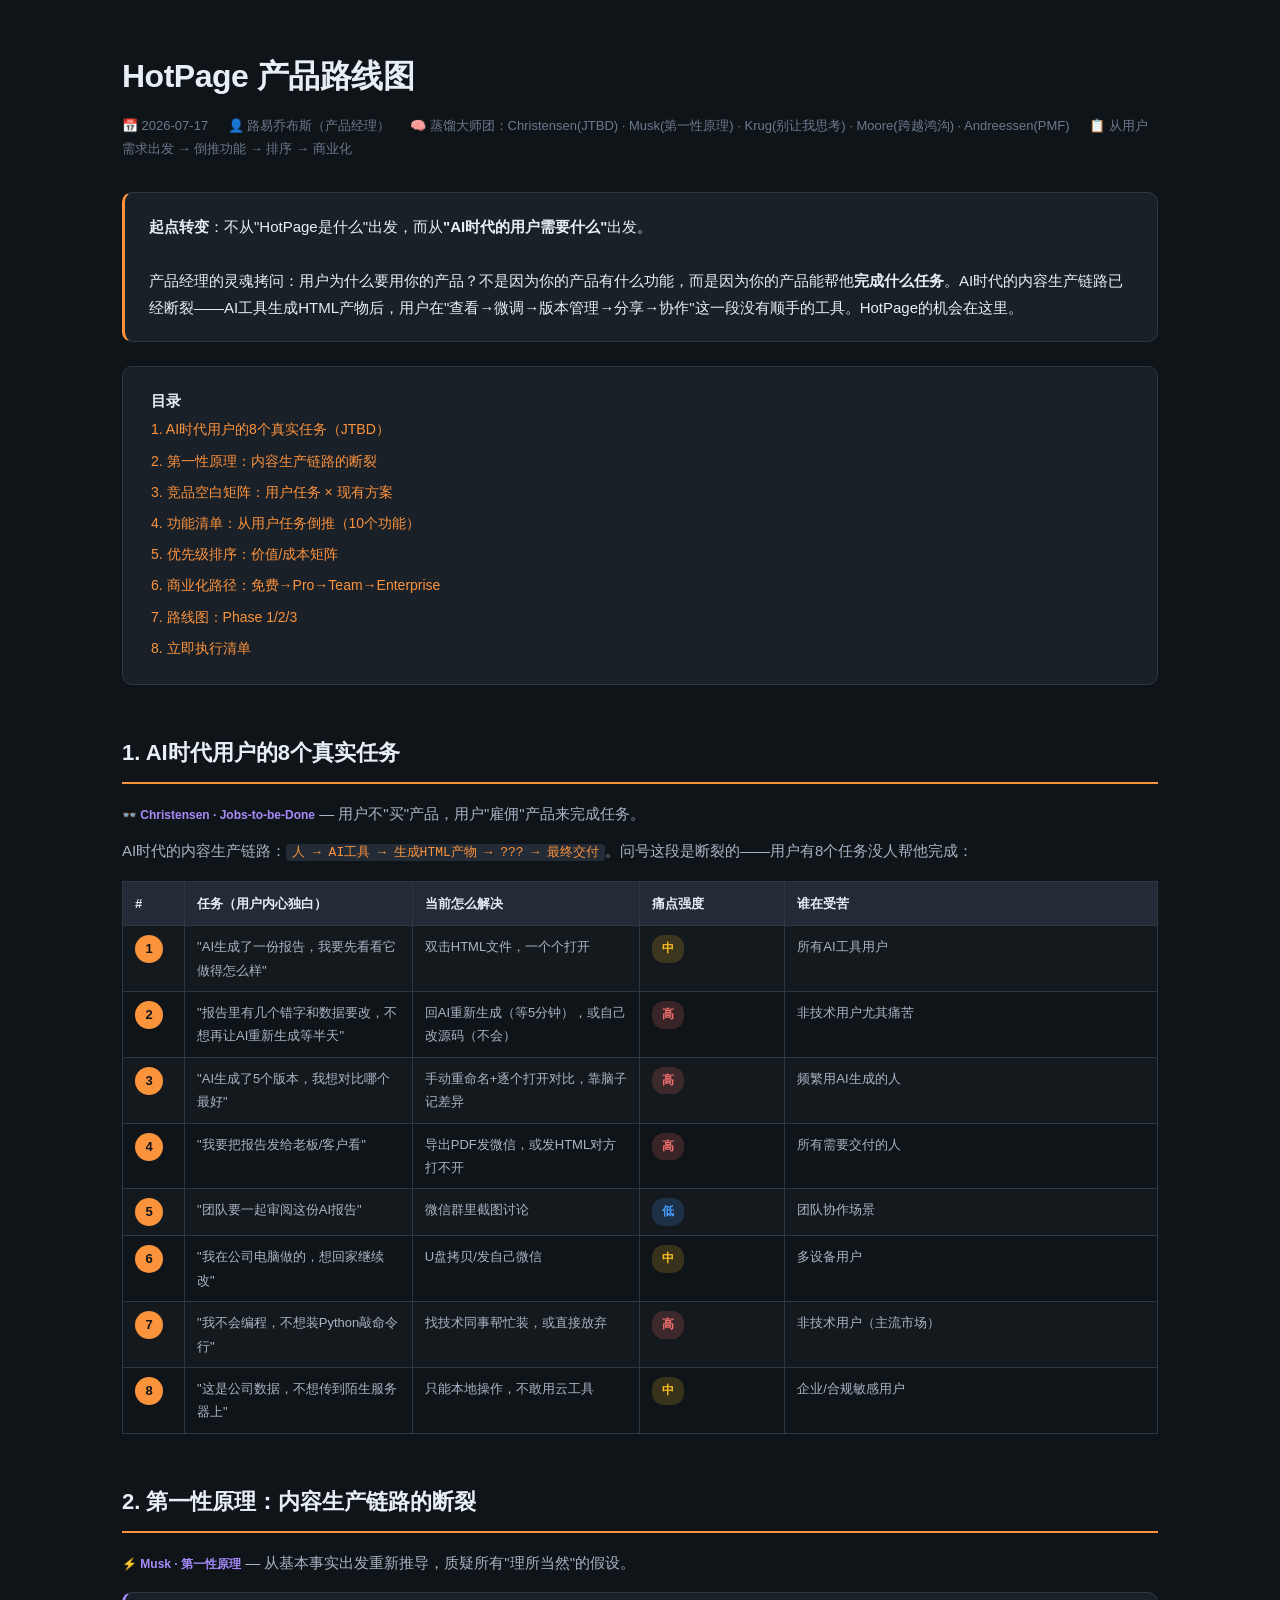
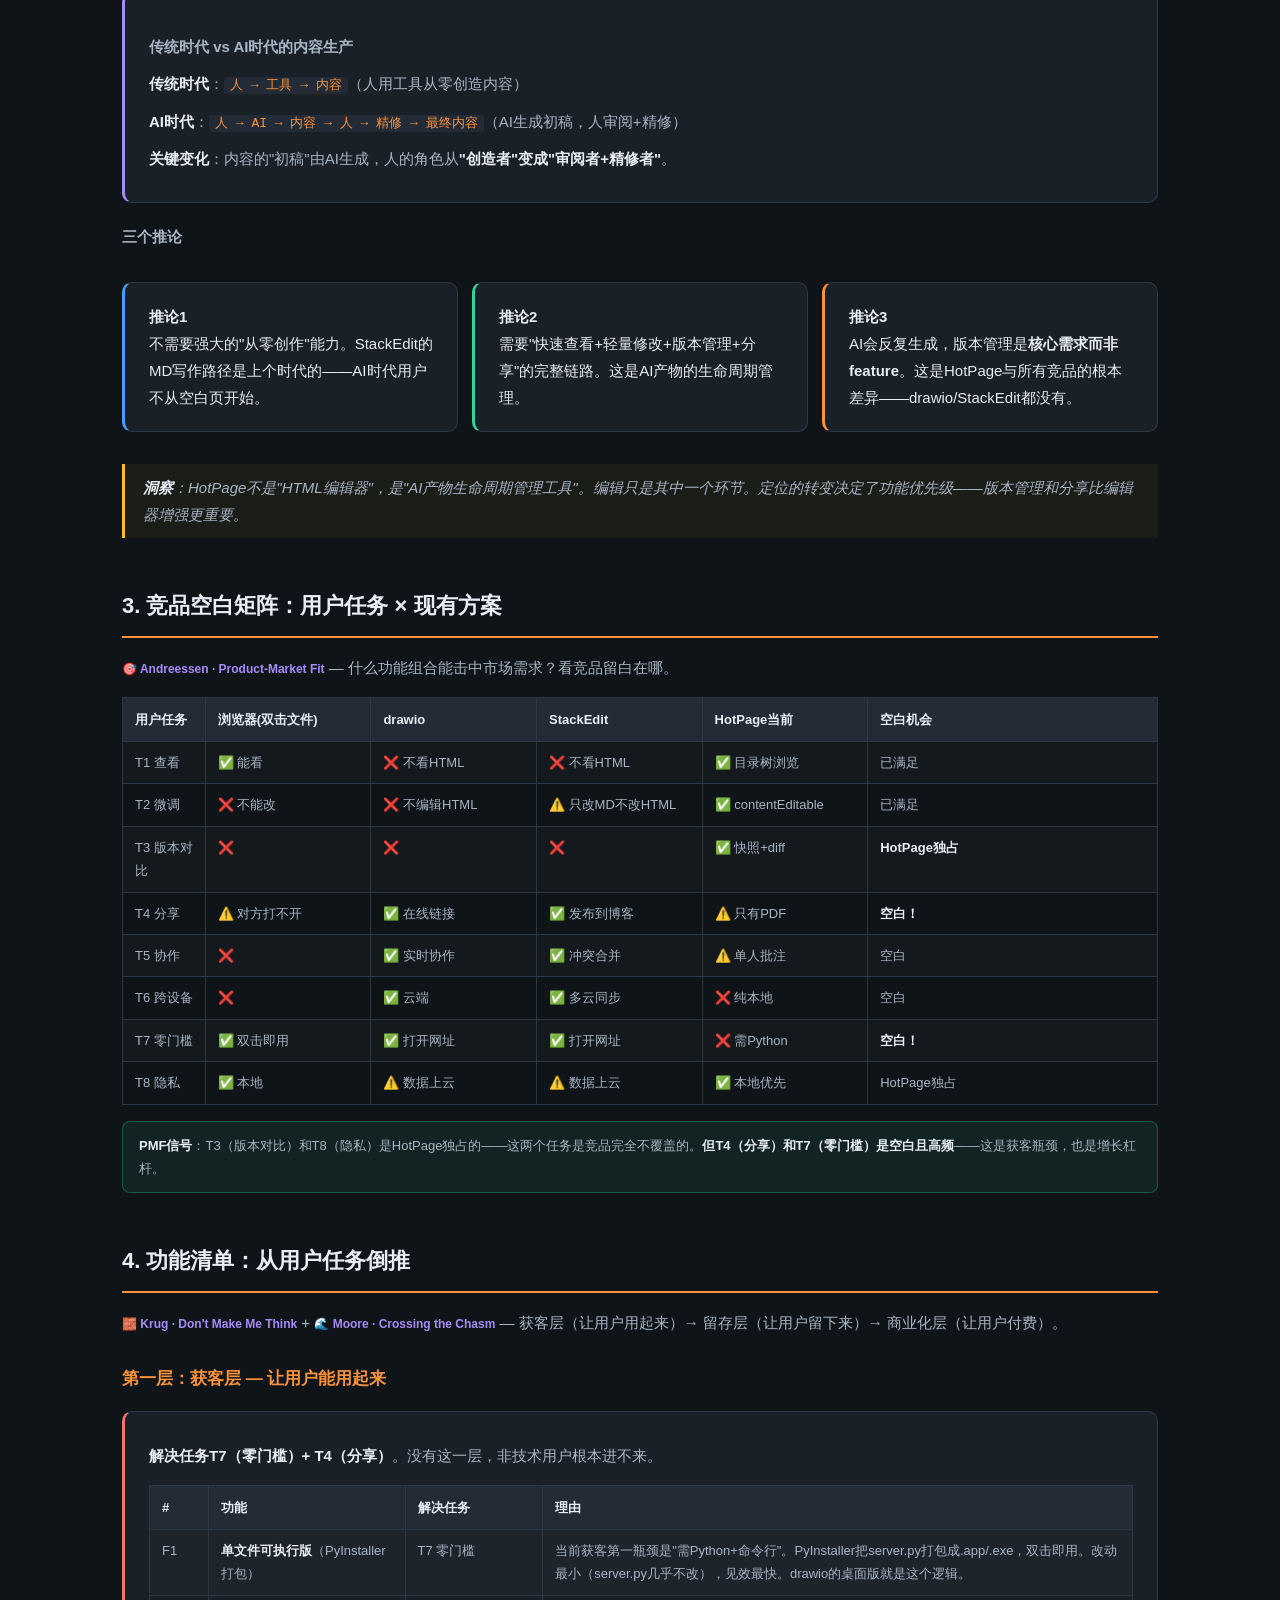
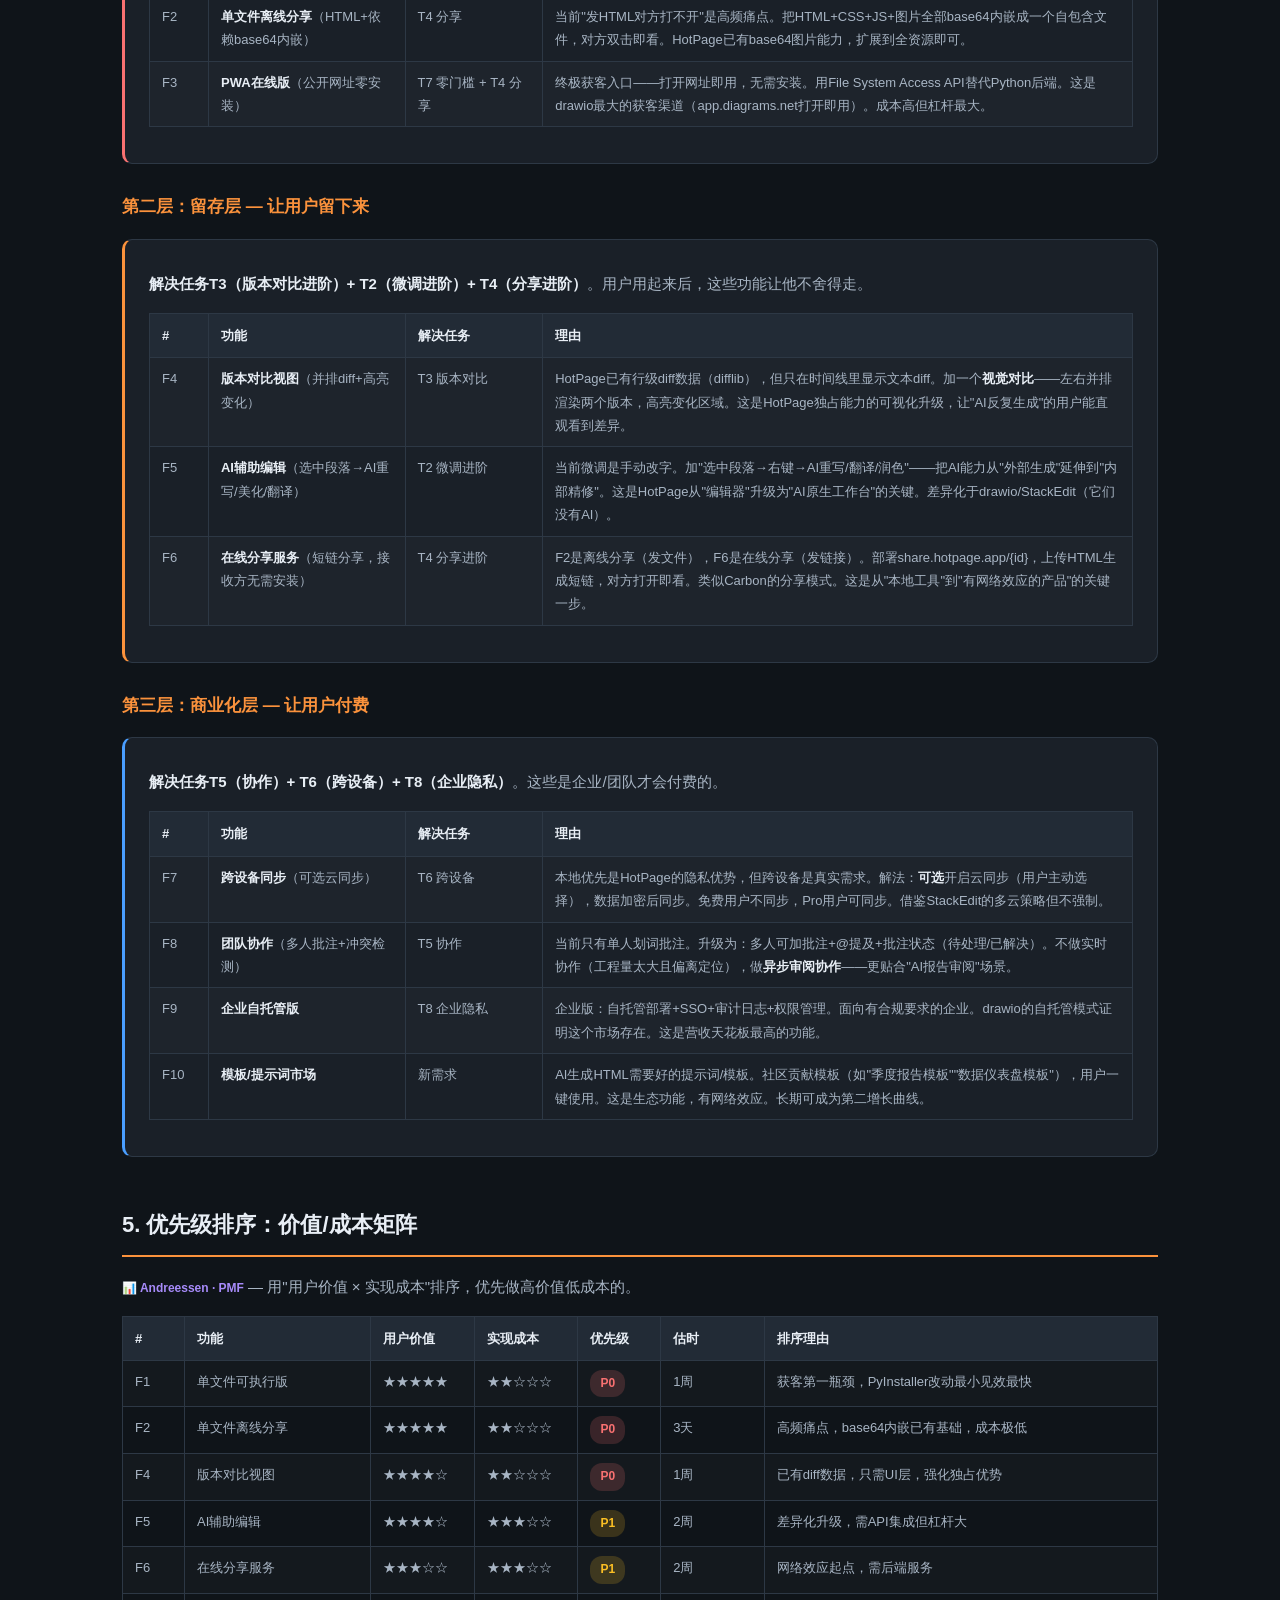
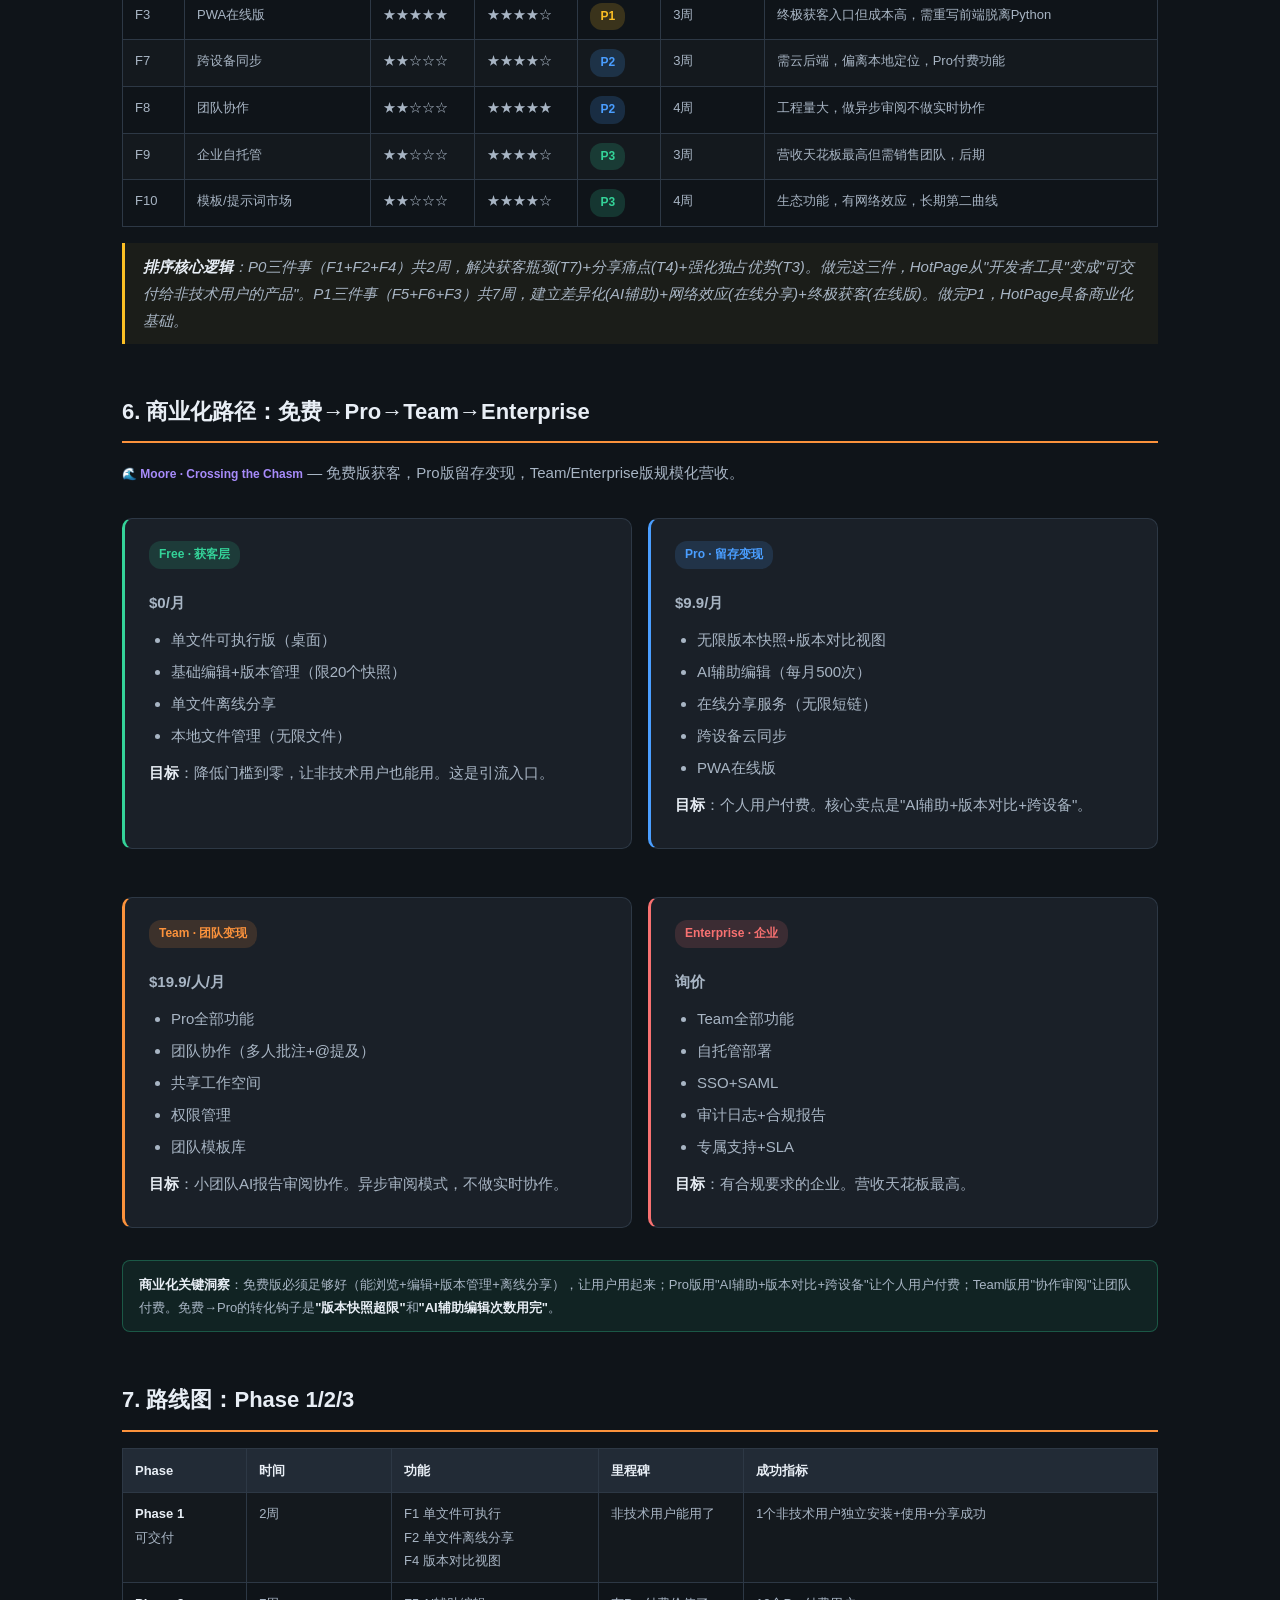
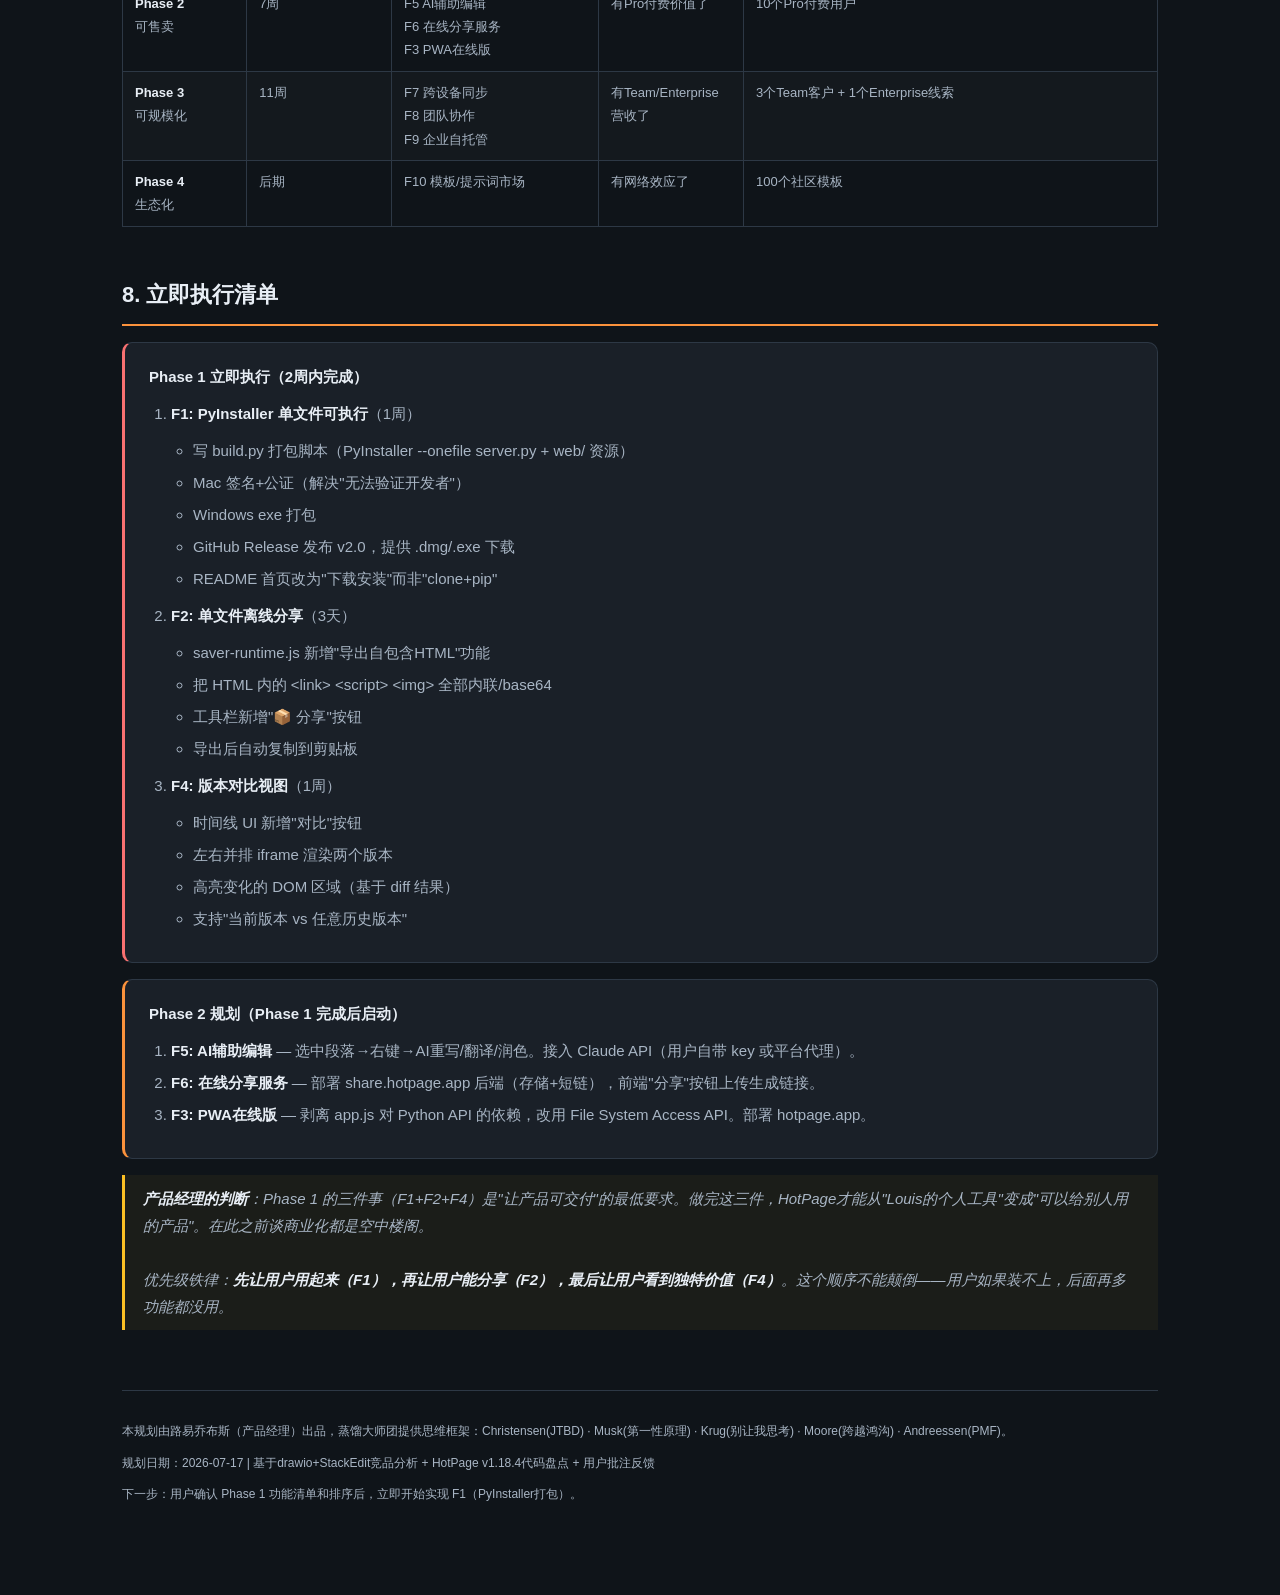
<file: docs/competitive-analysis/2026-07-17-hotpage-product-roadmap.html>
<!DOCTYPE html>
<html lang="zh-CN">
<head>
<meta charset="UTF-8">
<meta name="viewport" content="width=device-width, initial-scale=1.0">
<title>HotPage 产品路线图 · AI时代的HTML产物管理 · 2026-07-17</title>
<style>
  :root{
    --bg:#0f1419; --card:#1a2028; --card2:#222b36; --border:#2d3845;
    --text:#e8eef5; --text2:#a8b5c4; --text3:#6b7a8c;
    --blue:#4a9eff; --green:#34d399; --red:#f87171; --orange:#fb923c; --yellow:#fbbf24; --purple:#a78bfa;
  }
  *{box-sizing:border-box;margin:0;padding:0}
  body{background:var(--bg);color:var(--text);font-family:-apple-system,"PingFang SC","Microsoft YaHei",sans-serif;line-height:1.8;font-size:15px}
  .wrap{max-width:1100px;margin:0 auto;padding:48px 32px 80px}
  h1{font-size:32px;font-weight:800;letter-spacing:-0.5px;margin-bottom:8px}
  h2{font-size:22px;font-weight:700;margin:48px 0 16px;padding-bottom:10px;border-bottom:2px solid var(--orange);color:var(--text)}
  h3{font-size:17px;font-weight:700;margin:28px 0 12px;color:var(--orange)}
  h4{font-size:15px;font-weight:700;margin:20px 0 8px;color:var(--text2)}
  p{margin:10px 0;color:var(--text2)}
  .meta{color:var(--text3);font-size:13px;margin-bottom:32px}
  .meta span{margin-right:16px}
  table{width:100%;border-collapse:collapse;margin:16px 0;font-size:13px}
  th{background:var(--card2);color:var(--text);font-weight:600;text-align:left;padding:10px 12px;border:1px solid var(--border)}
  td{padding:9px 12px;border:1px solid var(--border);color:var(--text2);vertical-align:top}
  tr:nth-child(even) td{background:rgba(255,255,255,0.02)}
  .card{background:var(--card);border:1px solid var(--border);border-radius:10px;padding:20px 24px;margin:16px 0}
  .card.orange{border-left:3px solid var(--orange)}
  .card.blue{border-left:3px solid var(--blue)}
  .card.green{border-left:3px solid var(--green)}
  .card.red{border-left:3px solid var(--red)}
  .card.purple{border-left:3px solid var(--purple)}
  .pill{display:inline-block;padding:3px 10px;border-radius:12px;font-size:12px;font-weight:600}
  .pill-p0{background:rgba(248,113,113,0.18);color:var(--red)}
  .pill-p1{background:rgba(251,191,36,0.18);color:var(--yellow)}
  .pill-p2{background:rgba(74,158,255,0.18);color:var(--blue)}
  .pill-p3{background:rgba(52,211,153,0.18);color:var(--green)}
  .pill-free{background:rgba(52,211,153,0.15);color:var(--green)}
  .pill-pro{background:rgba(74,158,255,0.15);color:var(--blue)}
  .pill-team{background:rgba(251,146,60,0.15);color:var(--orange)}
  .pill-enter{background:rgba(248,113,113,0.15);color:var(--red)}
  ul,ol{margin:10px 0 10px 22px;color:var(--text2)}
  li{margin:5px 0}
  strong{color:var(--text)}
  code{background:var(--card2);padding:1px 6px;border-radius:4px;font-size:13px;color:var(--orange);font-family:"SF Mono",Menlo,monospace}
  .quote{border-left:3px solid var(--yellow);padding:10px 18px;margin:16px 0;background:rgba(251,191,36,0.05);color:var(--text2);font-style:italic}
  .grid2{display:grid;grid-template-columns:1fr 1fr;gap:16px;margin:16px 0}
  .grid3{display:grid;grid-template-columns:1fr 1fr 1fr;gap:14px;margin:16px 0}
  .toc{background:var(--card);border:1px solid var(--border);border-radius:10px;padding:20px 28px;margin:24px 0}
  .toc a{color:var(--orange);text-decoration:none;display:block;padding:3px 0;font-size:14px}
  .toc a:hover{text-decoration:underline}
  .foot{color:var(--text3);font-size:12px;margin-top:60px;padding-top:20px;border-top:1px solid var(--border)}
  .warn{background:rgba(248,113,113,0.08);border:1px solid rgba(248,113,113,0.3);border-radius:8px;padding:12px 16px;margin:12px 0;font-size:13px;color:var(--text2)}
  .ok{background:rgba(52,211,153,0.08);border:1px solid rgba(52,211,153,0.3);border-radius:8px;padding:12px 16px;margin:12px 0;font-size:13px;color:var(--text2)}
  .master{font-size:12px;color:var(--purple);font-weight:600}
  .task-num{display:inline-block;width:28px;height:28px;line-height:28px;text-align:center;border-radius:50%;background:var(--orange);color:#0f1419;font-weight:800;font-size:13px;margin-right:8px}
  @media(max-width:700px){.grid2,.grid3{grid-template-columns:1fr}.wrap{padding:32px 16px}}
</style>
</head>
<body>
<div class="wrap">

<h1>HotPage 产品路线图</h1>
<div class="meta">
  <span>📅 2026-07-17</span>
  <span>👤 路易乔布斯（产品经理）</span>
  <span>🧠 蒸馏大师团：Christensen(JTBD) · Musk(第一性原理) · Krug(别让我思考) · Moore(跨越鸿沟) · Andreessen(PMF)</span>
  <span>📋 从用户需求出发 → 倒推功能 → 排序 → 商业化</span>
</div>

<div class="card orange">
  <strong>起点转变</strong>：不从"HotPage是什么"出发，而从<strong>"AI时代的用户需要什么"</strong>出发。<br><br>
  产品经理的灵魂拷问：用户为什么要用你的产品？不是因为你的产品有什么功能，而是因为你的产品能帮他<strong>完成什么任务</strong>。AI时代的内容生产链路已经断裂——AI工具生成HTML产物后，用户在"查看→微调→版本管理→分享→协作"这一段没有顺手的工具。HotPage的机会在这里。
</div>

<div class="toc">
  <strong>目录</strong>
  <a href="#s1">1. AI时代用户的8个真实任务（JTBD）</a>
  <a href="#s2">2. 第一性原理：内容生产链路的断裂</a>
  <a href="#s3">3. 竞品空白矩阵：用户任务 × 现有方案</a>
  <a href="#s4">4. 功能清单：从用户任务倒推（10个功能）</a>
  <a href="#s5">5. 优先级排序：价值/成本矩阵</a>
  <a href="#s6">6. 商业化路径：免费→Pro→Team→Enterprise</a>
  <a href="#s7">7. 路线图：Phase 1/2/3</a>
  <a href="#s8">8. 立即执行清单</a>
</div>

<!-- ============ 1. JTBD ============ -->
<h2 id="s1">1. AI时代用户的8个真实任务</h2>
<p><span class="master">👓 Christensen · Jobs-to-be-Done</span> — 用户不"买"产品，用户"雇佣"产品来完成任务。</p>

<p>AI时代的内容生产链路：<code>人 → AI工具 → 生成HTML产物 → ??? → 最终交付</code>。问号这段是断裂的——用户有8个任务没人帮他完成：</p>

<table>
  <tbody><tr><th width="6%">#</th><th width="22%">任务（用户内心独白）</th><th width="22%">当前怎么解决</th><th width="14%">痛点强度</th><th>谁在受苦</th></tr>
  <tr><td><span class="task-num">1</span></td><td>"AI生成了一份报告，我要先看看它做得怎么样"</td><td>双击HTML文件，一个个打开</td><td><span class="pill pill-p1">中</span></td><td>所有AI工具用户</td></tr>
  <tr><td><span class="task-num">2</span></td><td>"报告里有几个错字和数据要改，不想再让AI重新生成等半天"</td><td>回AI重新生成（等5分钟），或自己改源码（不会）</td><td><span class="pill pill-p0">高</span></td><td>非技术用户尤其痛苦</td></tr>
  <tr><td><span class="task-num">3</span></td><td>"AI生成了5个版本，我想对比哪个最好"</td><td>手动重命名+逐个打开对比，靠脑子记差异</td><td><span class="pill pill-p0">高</span></td><td>频繁用AI生成的人</td></tr>
  <tr><td><span class="task-num">4</span></td><td>"我要把报告发给老板/客户看"</td><td>导出PDF发微信，或发HTML对方打不开</td><td><span class="pill pill-p0">高</span></td><td>所有需要交付的人</td></tr>
  <tr><td><span class="task-num">5</span></td><td>"团队要一起审阅这份AI报告"</td><td>微信群里截图讨论</td><td><span class="pill pill-p2">低</span></td><td>团队协作场景</td></tr>
  <tr><td><span class="task-num">6</span></td><td>"我在公司电脑做的，想回家继续改"</td><td>U盘拷贝/发自己微信</td><td><span class="pill pill-p1">中</span></td><td>多设备用户</td></tr>
  <tr><td><span class="task-num">7</span></td><td>"我不会编程，不想装Python敲命令行"</td><td>找技术同事帮忙装，或直接放弃</td><td><span class="pill pill-p0">高</span></td><td>非技术用户（主流市场）</td></tr>
  <tr><td><span class="task-num">8</span></td><td>"这是公司数据，不想传到陌生服务器上"</td><td>只能本地操作，不敢用云工具</td><td><span class="pill pill-p1">中</span></td><td>企业/合规敏感用户</td></tr>
</tbody></table>

<!-- ============ 2. 第一性原理 ============ -->
<h2 id="s2">2. 第一性原理：内容生产链路的断裂</h2>
<p><span class="master">⚡ Musk · 第一性原理</span> — 从基本事实出发重新推导，质疑所有"理所当然"的假设。</p>

<div class="card purple">
  <h4>传统时代 vs AI时代的内容生产</h4>
  <p><strong>传统时代</strong>：<code>人 → 工具 → 内容</code>（人用工具从零创造内容）</p>
  <p><strong>AI时代</strong>：<code>人 → AI → 内容 → 人 → 精修 → 最终内容</code>（AI生成初稿，人审阅+精修）</p>
  <p><strong>关键变化</strong>：内容的"初稿"由AI生成，人的角色从<strong>"创造者"变成"审阅者+精修者"</strong>。</p>
</div>

<h4>三个推论</h4>
<div class="grid3">
  <div class="card blue">
    <strong>推论1</strong><br>
    不需要强大的"从零创作"能力。StackEdit的MD写作路径是上个时代的——AI时代用户不从空白页开始。
  </div>
  <div class="card green">
    <strong>推论2</strong><br>
    需要"快速查看+轻量修改+版本管理+分享"的完整链路。这是AI产物的生命周期管理。
  </div>
  <div class="card orange">
    <strong>推论3</strong><br>
    AI会反复生成，版本管理是<strong>核心需求而非feature</strong>。这是HotPage与所有竞品的根本差异——drawio/StackEdit都没有。
  </div>
</div>

<div class="quote">
  <strong>洞察</strong>：HotPage不是"HTML编辑器"，是"AI产物生命周期管理工具"。编辑只是其中一个环节。定位的转变决定了功能优先级——版本管理和分享比编辑器增强更重要。
</div>

<!-- ============ 3. 竞品空白矩阵 ============ -->
<h2 id="s3">3. 竞品空白矩阵：用户任务 × 现有方案</h2>
<p><span class="master">🎯 Andreessen · Product-Market Fit</span> — 什么功能组合能击中市场需求？看竞品留白在哪。</p>

<table>
  <tbody><tr><th width="8%">用户任务</th><th width="16%">浏览器(双击文件)</th><th width="16%">drawio</th><th width="16%">StackEdit</th><th width="16%">HotPage当前</th><th>空白机会</th></tr>
  <tr><td>T1 查看</td><td>✅ 能看</td><td>❌ 不看HTML</td><td>❌ 不看HTML</td><td>✅ 目录树浏览</td><td>已满足</td></tr>
  <tr><td>T2 微调</td><td>❌ 不能改</td><td>❌ 不编辑HTML</td><td>⚠️ 只改MD不改HTML</td><td>✅ contentEditable</td><td>已满足</td></tr>
  <tr><td>T3 版本对比</td><td>❌</td><td>❌</td><td>❌</td><td>✅ 快照+diff</td><td><strong>HotPage独占</strong></td></tr>
  <tr><td>T4 分享</td><td>⚠️ 对方打不开</td><td>✅ 在线链接</td><td>✅ 发布到博客</td><td>⚠️ 只有PDF</td><td><strong>空白！</strong></td></tr>
  <tr><td>T5 协作</td><td>❌</td><td>✅ 实时协作</td><td>✅ 冲突合并</td><td>⚠️ 单人批注</td><td>空白</td></tr>
  <tr><td>T6 跨设备</td><td>❌</td><td>✅ 云端</td><td>✅ 多云同步</td><td>❌ 纯本地</td><td>空白</td></tr>
  <tr><td>T7 零门槛</td><td>✅ 双击即用</td><td>✅ 打开网址</td><td>✅ 打开网址</td><td>❌ 需Python</td><td><strong>空白！</strong></td></tr>
  <tr><td>T8 隐私</td><td>✅ 本地</td><td>⚠️ 数据上云</td><td>⚠️ 数据上云</td><td>✅ 本地优先</td><td>HotPage独占</td></tr>
</tbody></table>

<div class="ok">
  <strong>PMF信号</strong>：T3（版本对比）和T8（隐私）是HotPage独占的——这两个任务是竞品完全不覆盖的。<strong>但T4（分享）和T7（零门槛）是空白且高频</strong>——这是获客瓶颈，也是增长杠杆。
</div>

<!-- ============ 4. 功能清单 ============ -->
<h2 id="s4">4. 功能清单：从用户任务倒推</h2>
<p><span class="master">🧱 Krug · Don't Make Me Think</span> + <span class="master">🌊 Moore · Crossing the Chasm</span> — 获客层（让用户用起来）→ 留存层（让用户留下来）→ 商业化层（让用户付费）。</p>

<h3>第一层：获客层 — 让用户能用起来</h3>
<div class="card red">
  <p><strong>解决任务T7（零门槛）+ T4（分享）</strong>。没有这一层，非技术用户根本进不来。</p>
  <table>
    <tbody><tr><th width="6%">#</th><th width="20%">功能</th><th width="14%">解决任务</th><th>理由</th></tr>
    <tr><td>F1</td><td><strong>单文件可执行版</strong>（PyInstaller打包）</td><td>T7 零门槛</td><td>当前获客第一瓶颈是"需Python+命令行"。PyInstaller把server.py打包成.app/.exe，双击即用。改动最小（server.py几乎不改），见效最快。drawio的桌面版就是这个逻辑。</td></tr>
    <tr><td>F2</td><td><strong>单文件离线分享</strong>（HTML+依赖base64内嵌）</td><td>T4 分享</td><td>当前"发HTML对方打不开"是高频痛点。把HTML+CSS+JS+图片全部base64内嵌成一个自包含文件，对方双击即看。HotPage已有base64图片能力，扩展到全资源即可。</td></tr>
    <tr><td>F3</td><td><strong>PWA在线版</strong>（公开网址零安装）</td><td>T7 零门槛 + T4 分享</td><td>终极获客入口——打开网址即用，无需安装。用File System Access API替代Python后端。这是drawio最大的获客渠道（app.diagrams.net打开即用）。成本高但杠杆最大。</td></tr>
  </tbody></table>
</div>

<h3>第二层：留存层 — 让用户留下来</h3>
<div class="card orange">
  <p><strong>解决任务T3（版本对比进阶）+ T2（微调进阶）+ T4（分享进阶）</strong>。用户用起来后，这些功能让他不舍得走。</p>
  <table>
    <tbody><tr><th width="6%">#</th><th width="20%">功能</th><th width="14%">解决任务</th><th>理由</th></tr>
    <tr><td>F4</td><td><strong>版本对比视图</strong>（并排diff+高亮变化）</td><td>T3 版本对比</td><td>HotPage已有行级diff数据（difflib），但只在时间线里显示文本diff。加一个<strong>视觉对比</strong>——左右并排渲染两个版本，高亮变化区域。这是HotPage独占能力的可视化升级，让"AI反复生成"的用户能直观看到差异。</td></tr>
    <tr><td>F5</td><td><strong>AI辅助编辑</strong>（选中段落→AI重写/美化/翻译）</td><td>T2 微调进阶</td><td>当前微调是手动改字。加"选中段落→右键→AI重写/翻译/润色"——把AI能力从"外部生成"延伸到"内部精修"。这是HotPage从"编辑器"升级为"AI原生工作台"的关键。差异化于drawio/StackEdit（它们没有AI）。</td></tr>
    <tr><td>F6</td><td><strong>在线分享服务</strong>（短链分享，接收方无需安装）</td><td>T4 分享进阶</td><td>F2是离线分享（发文件），F6是在线分享（发链接）。部署share.hotpage.app/{id}，上传HTML生成短链，对方打开即看。类似Carbon的分享模式。这是从"本地工具"到"有网络效应的产品"的关键一步。</td></tr>
  </tbody></table>
</div>

<h3>第三层：商业化层 — 让用户付费</h3>
<div class="card blue">
  <p><strong>解决任务T5（协作）+ T6（跨设备）+ T8（企业隐私）</strong>。这些是企业/团队才会付费的。</p>
  <table>
    <tbody><tr><th width="6%">#</th><th width="20%">功能</th><th width="14%">解决任务</th><th>理由</th></tr>
    <tr><td>F7</td><td><strong>跨设备同步</strong>（可选云同步）</td><td>T6 跨设备</td><td>本地优先是HotPage的隐私优势，但跨设备是真实需求。解法：<strong>可选</strong>开启云同步（用户主动选择），数据加密后同步。免费用户不同步，Pro用户可同步。借鉴StackEdit的多云策略但不强制。</td></tr>
    <tr><td>F8</td><td><strong>团队协作</strong>（多人批注+冲突检测）</td><td>T5 协作</td><td>当前只有单人划词批注。升级为：多人可加批注+@提及+批注状态（待处理/已解决）。不做实时协作（工程量太大且偏离定位），做<strong>异步审阅协作</strong>——更贴合"AI报告审阅"场景。</td></tr>
    <tr><td>F9</td><td><strong>企业自托管版</strong></td><td>T8 企业隐私</td><td>企业版：自托管部署+SSO+审计日志+权限管理。面向有合规要求的企业。drawio的自托管模式证明这个市场存在。这是营收天花板最高的功能。</td></tr>
    <tr><td>F10</td><td><strong>模板/提示词市场</strong></td><td>新需求</td><td>AI生成HTML需要好的提示词/模板。社区贡献模板（如"季度报告模板""数据仪表盘模板"），用户一键使用。这是生态功能，有网络效应。长期可成为第二增长曲线。</td></tr>
  </tbody></table>
</div>

<!-- ============ 5. 优先级排序 ============ -->
<h2 id="s5">5. 优先级排序：价值/成本矩阵</h2>
<p><span class="master">📊 Andreessen · PMF</span> — 用"用户价值 × 实现成本"排序，优先做高价值低成本的。</p>

<table>
  <tbody><tr><th width="6%">#</th><th width="18%">功能</th><th width="10%">用户价值</th><th width="10%">实现成本</th><th width="8%">优先级</th><th width="10%">估时</th><th>排序理由</th></tr>
  <tr><td>F1</td><td>单文件可执行版</td><td>★★★★★</td><td>★★☆☆☆</td><td><span class="pill pill-p0">P0</span></td><td>1周</td><td>获客第一瓶颈，PyInstaller改动最小见效最快</td></tr>
  <tr><td>F2</td><td>单文件离线分享</td><td>★★★★★</td><td>★★☆☆☆</td><td><span class="pill pill-p0">P0</span></td><td>3天</td><td>高频痛点，base64内嵌已有基础，成本极低</td></tr>
  <tr><td>F4</td><td>版本对比视图</td><td>★★★★☆</td><td>★★☆☆☆</td><td><span class="pill pill-p0">P0</span></td><td>1周</td><td>已有diff数据，只需UI层，强化独占优势</td></tr>
  <tr><td>F5</td><td>AI辅助编辑</td><td>★★★★☆</td><td>★★★☆☆</td><td><span class="pill pill-p1">P1</span></td><td>2周</td><td>差异化升级，需API集成但杠杆大</td></tr>
  <tr><td>F6</td><td>在线分享服务</td><td>★★★☆☆</td><td>★★★☆☆</td><td><span class="pill pill-p1">P1</span></td><td>2周</td><td>网络效应起点，需后端服务</td></tr>
  <tr><td>F3</td><td>PWA在线版</td><td>★★★★★</td><td>★★★★☆</td><td><span class="pill pill-p1">P1</span></td><td>3周</td><td>终极获客入口但成本高，需重写前端脱离Python</td></tr>
  <tr><td>F7</td><td>跨设备同步</td><td>★★☆☆☆</td><td>★★★★☆</td><td><span class="pill pill-p2">P2</span></td><td>3周</td><td>需云后端，偏离本地定位，Pro付费功能</td></tr>
  <tr><td>F8</td><td>团队协作</td><td>★★☆☆☆</td><td>★★★★★</td><td><span class="pill pill-p2">P2</span></td><td>4周</td><td>工程量大，做异步审阅不做实时协作</td></tr>
  <tr><td>F9</td><td>企业自托管</td><td>★★☆☆☆</td><td>★★★★☆</td><td><span class="pill pill-p3">P3</span></td><td>3周</td><td>营收天花板最高但需销售团队，后期</td></tr>
  <tr><td>F10</td><td>模板/提示词市场</td><td>★★☆☆☆</td><td>★★★★☆</td><td><span class="pill pill-p3">P3</span></td><td>4周</td><td>生态功能，有网络效应，长期第二曲线</td></tr>
</tbody></table>

<div class="quote">
  <strong>排序核心逻辑</strong>：P0三件事（F1+F2+F4）共2周，解决获客瓶颈(T7)+分享痛点(T4)+强化独占优势(T3)。做完这三件，HotPage从"开发者工具"变成"可交付给非技术用户的产品"。P1三件事（F5+F6+F3）共7周，建立差异化(AI辅助)+网络效应(在线分享)+终极获客(在线版)。做完P1，HotPage具备商业化基础。
</div>

<!-- ============ 6. 商业化路径 ============ -->
<h2 id="s6">6. 商业化路径：免费→Pro→Team→Enterprise</h2>
<p><span class="master">🌊 Moore · Crossing the Chasm</span> — 免费版获客，Pro版留存变现，Team/Enterprise版规模化营收。</p>

<div class="grid2">
  <div class="card green">
    <span class="pill pill-free">Free · 获客层</span>
    <h4>$0/月</h4>
    <ul>
      <li>单文件可执行版（桌面）</li>
      <li>基础编辑+版本管理（限20个快照）</li>
      <li>单文件离线分享</li>
      <li>本地文件管理（无限文件）</li>
    </ul>
    <p><strong>目标</strong>：降低门槛到零，让非技术用户也能用。这是引流入口。</p>
  </div>
  <div class="card blue">
    <span class="pill pill-pro">Pro · 留存变现</span>
    <h4>$9.9/月</h4>
    <ul>
      <li>无限版本快照+版本对比视图</li>
      <li>AI辅助编辑（每月500次）</li>
      <li>在线分享服务（无限短链）</li>
      <li>跨设备云同步</li>
      <li>PWA在线版</li>
    </ul>
    <p><strong>目标</strong>：个人用户付费。核心卖点是"AI辅助+版本对比+跨设备"。</p>
  </div>
  <div class="card orange">
    <span class="pill pill-team">Team · 团队变现</span>
    <h4>$19.9/人/月</h4>
    <ul>
      <li>Pro全部功能</li>
      <li>团队协作（多人批注+@提及）</li>
      <li>共享工作空间</li>
      <li>权限管理</li>
      <li>团队模板库</li>
    </ul>
    <p><strong>目标</strong>：小团队AI报告审阅协作。异步审阅模式，不做实时协作。</p>
  </div>
  <div class="card red">
    <span class="pill pill-enter">Enterprise · 企业</span>
    <h4>询价</h4>
    <ul>
      <li>Team全部功能</li>
      <li>自托管部署</li>
      <li>SSO+SAML</li>
      <li>审计日志+合规报告</li>
      <li>专属支持+SLA</li>
    </ul>
    <p><strong>目标</strong>：有合规要求的企业。营收天花板最高。</p>
  </div>
</div>

<div class="ok">
  <strong>商业化关键洞察</strong>：免费版必须足够好（能浏览+编辑+版本管理+离线分享），让用户用起来；Pro版用"AI辅助+版本对比+跨设备"让个人用户付费；Team版用"协作审阅"让团队付费。免费→Pro的转化钩子是<strong>"版本快照超限"</strong>和<strong>"AI辅助编辑次数用完"</strong>。
</div>

<!-- ============ 7. 路线图 ============ -->
<h2 id="s7">7. 路线图：Phase 1/2/3</h2>

<table>
  <tbody><tr><th width="12%">Phase</th><th width="14%">时间</th><th width="20%">功能</th><th width="14%">里程碑</th><th>成功指标</th></tr>
  <tr>
    <td><strong>Phase 1</strong><br>可交付</td>
    <td>2周</td>
    <td>F1 单文件可执行<br>F2 单文件离线分享<br>F4 版本对比视图</td>
    <td>非技术用户能用了</td>
    <td>1个非技术用户独立安装+使用+分享成功</td>
  </tr>
  <tr>
    <td><strong>Phase 2</strong><br>可售卖</td>
    <td>7周</td>
    <td>F5 AI辅助编辑<br>F6 在线分享服务<br>F3 PWA在线版</td>
    <td>有Pro付费价值了</td>
    <td>10个Pro付费用户</td>
  </tr>
  <tr>
    <td><strong>Phase 3</strong><br>可规模化</td>
    <td>11周</td>
    <td>F7 跨设备同步<br>F8 团队协作<br>F9 企业自托管</td>
    <td>有Team/Enterprise营收了</td>
    <td>3个Team客户 + 1个Enterprise线索</td>
  </tr>
  <tr>
    <td><strong>Phase 4</strong><br>生态化</td>
    <td>后期</td>
    <td>F10 模板/提示词市场</td>
    <td>有网络效应了</td>
    <td>100个社区模板</td>
  </tr>
</tbody></table>

<!-- ============ 8. 立即执行清单 ============ -->
<h2 id="s8">8. 立即执行清单</h2>

<div class="card red">
  <strong>Phase 1 立即执行（2周内完成）</strong>
  <ol>
    <li><strong>F1: PyInstaller 单文件可执行</strong>（1周）
      <ul>
        <li>写 build.py 打包脚本（PyInstaller --onefile server.py + web/ 资源）</li>
        <li>Mac 签名+公证（解决"无法验证开发者"）</li>
        <li>Windows exe 打包</li>
        <li>GitHub Release 发布 v2.0，提供 .dmg/.exe 下载</li>
        <li>README 首页改为"下载安装"而非"clone+pip"</li>
      </ul>
    </li>
    <li><strong>F2: 单文件离线分享</strong>（3天）
      <ul>
        <li>saver-runtime.js 新增"导出自包含HTML"功能</li>
        <li>把 HTML 内的 &lt;link&gt; &lt;script&gt; &lt;img&gt; 全部内联/base64</li>
        <li>工具栏新增"📦 分享"按钮</li>
        <li>导出后自动复制到剪贴板</li>
      </ul>
    </li>
    <li><strong>F4: 版本对比视图</strong>（1周）
      <ul>
        <li>时间线 UI 新增"对比"按钮</li>
        <li>左右并排 iframe 渲染两个版本</li>
        <li>高亮变化的 DOM 区域（基于 diff 结果）</li>
        <li>支持"当前版本 vs 任意历史版本"</li>
      </ul>
    </li>
  </ol>
</div>

<div class="card orange">
  <strong>Phase 2 规划（Phase 1 完成后启动）</strong>
  <ol>
    <li><strong>F5: AI辅助编辑</strong> — 选中段落→右键→AI重写/翻译/润色。接入 Claude API（用户自带 key 或平台代理）。</li>
    <li><strong>F6: 在线分享服务</strong> — 部署 share.hotpage.app 后端（存储+短链），前端"分享"按钮上传生成链接。</li>
    <li><strong>F3: PWA在线版</strong> — 剥离 app.js 对 Python API 的依赖，改用 File System Access API。部署 hotpage.app。</li>
  </ol>
</div>

<div class="quote">
  <strong>产品经理的判断</strong>：Phase 1 的三件事（F1+F2+F4）是"让产品可交付"的最低要求。做完这三件，HotPage才能从"Louis的个人工具"变成"可以给别人用的产品"。在此之前谈商业化都是空中楼阁。<br><br>
  优先级铁律：<strong>先让用户用起来（F1），再让用户能分享（F2），最后让用户看到独特价值（F4）</strong>。这个顺序不能颠倒——用户如果装不上，后面再多功能都没用。
</div>

<div class="foot">
  <p>本规划由路易乔布斯（产品经理）出品，蒸馏大师团提供思维框架：Christensen(JTBD) · Musk(第一性原理) · Krug(别让我思考) · Moore(跨越鸿沟) · Andreessen(PMF)。</p>
  <p>规划日期：2026-07-17 | 基于drawio+StackEdit竞品分析 + HotPage v1.18.4代码盘点 + 用户批注反馈</p>
  <p>下一步：用户确认 Phase 1 功能清单和排序后，立即开始实现 F1（PyInstaller打包）。</p>
</div>

</div>
</body>
</html>
</file>
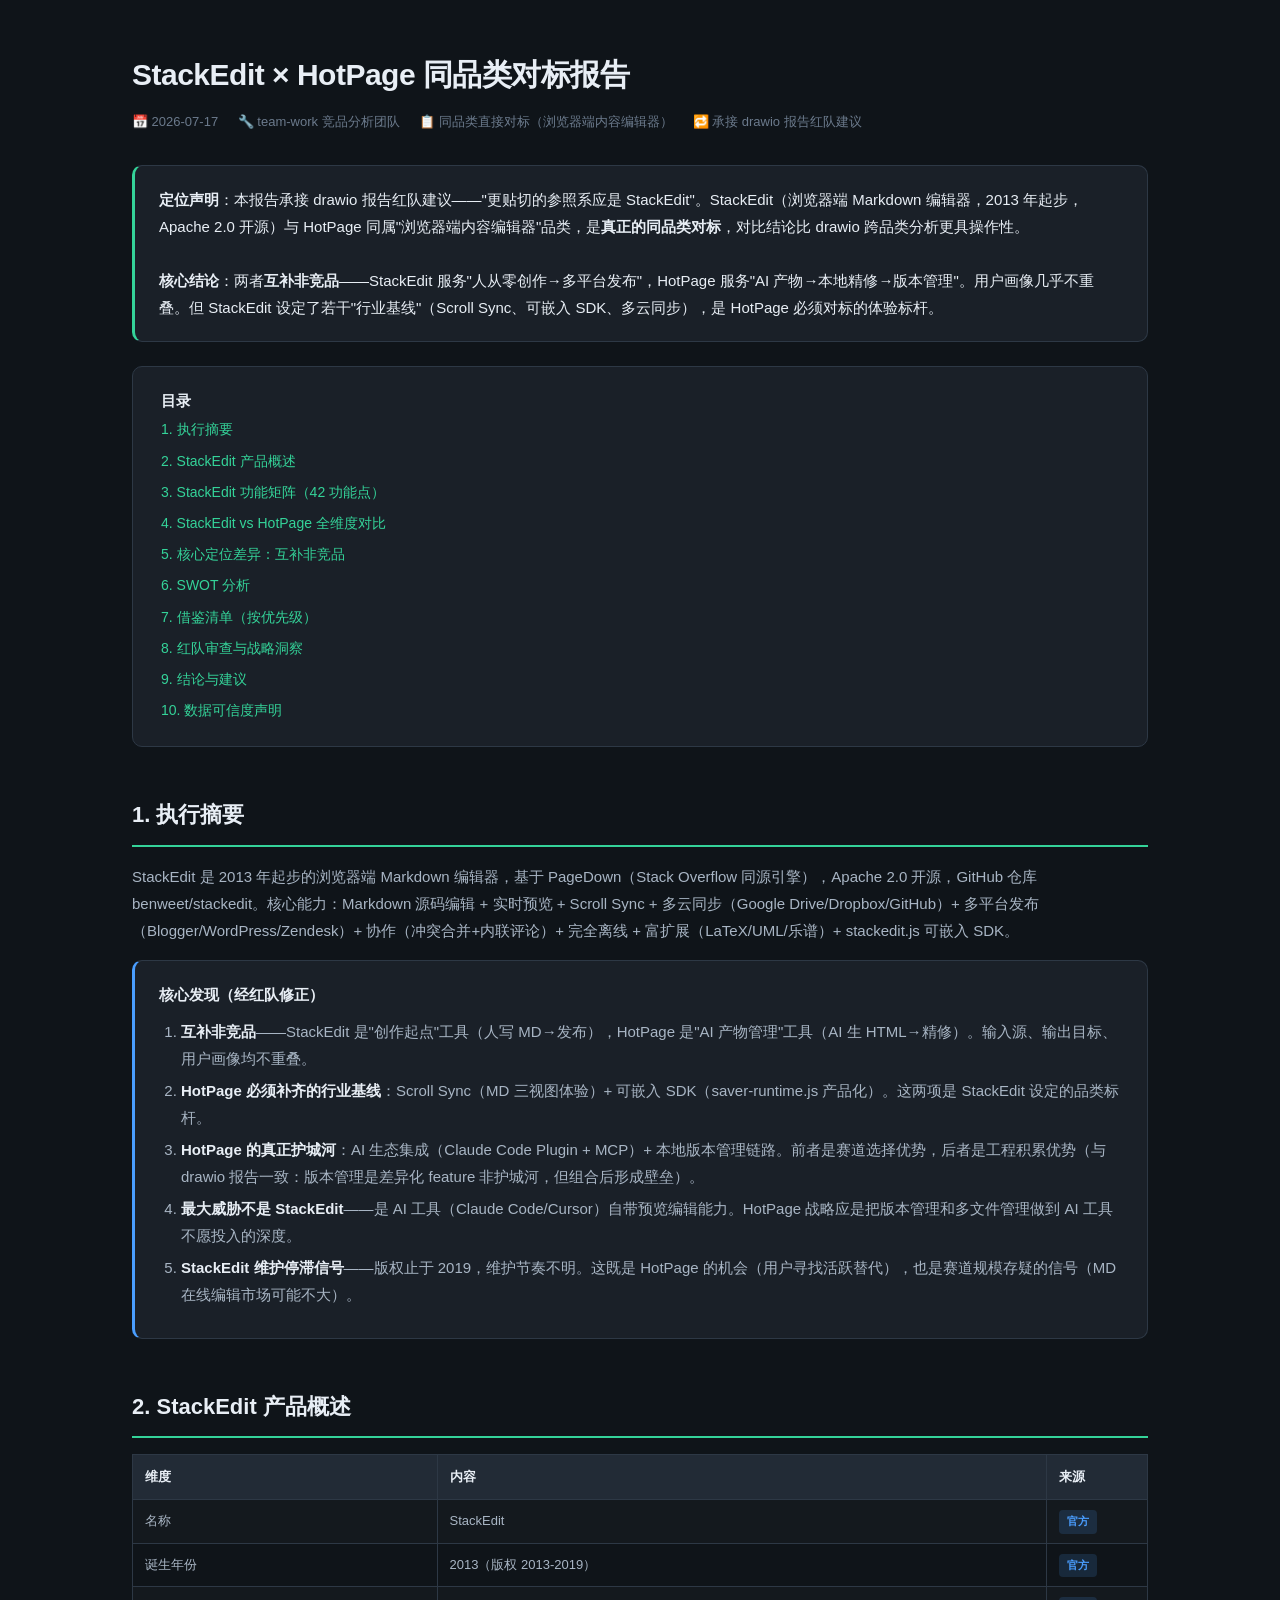
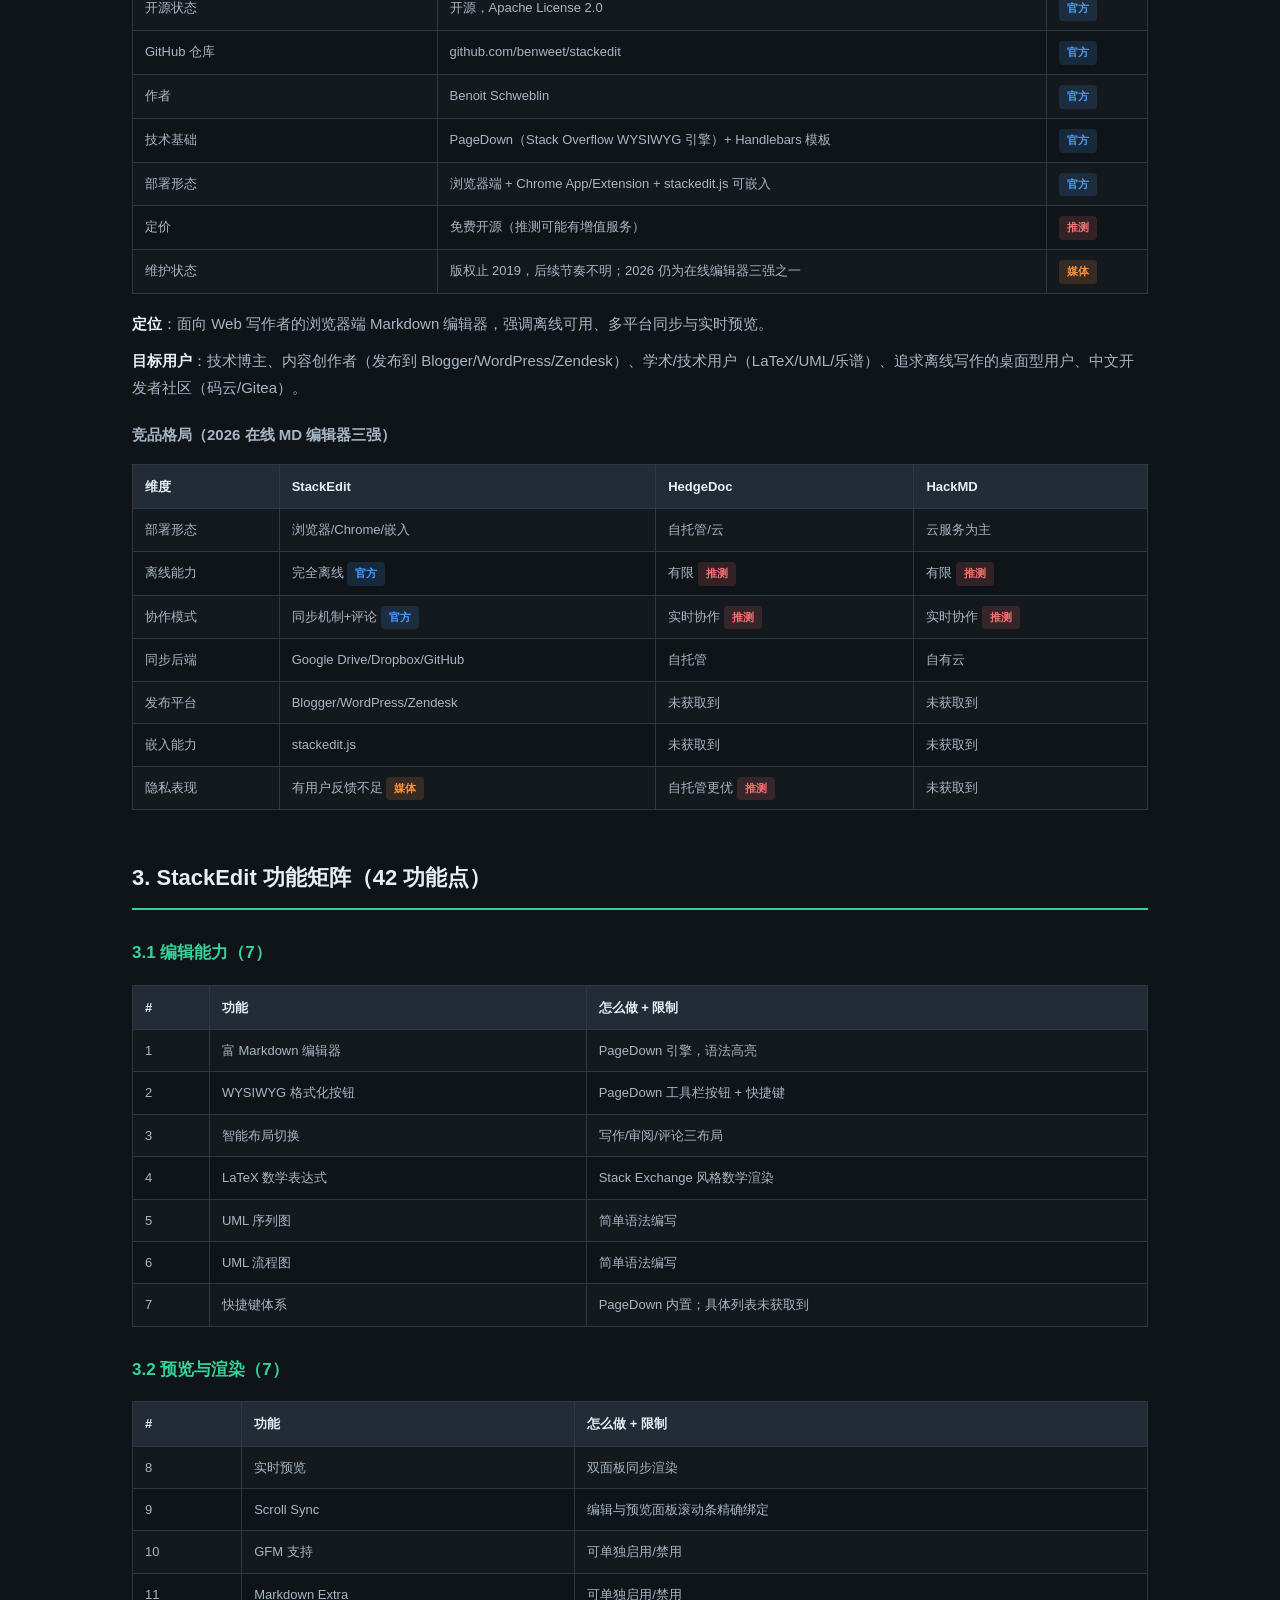
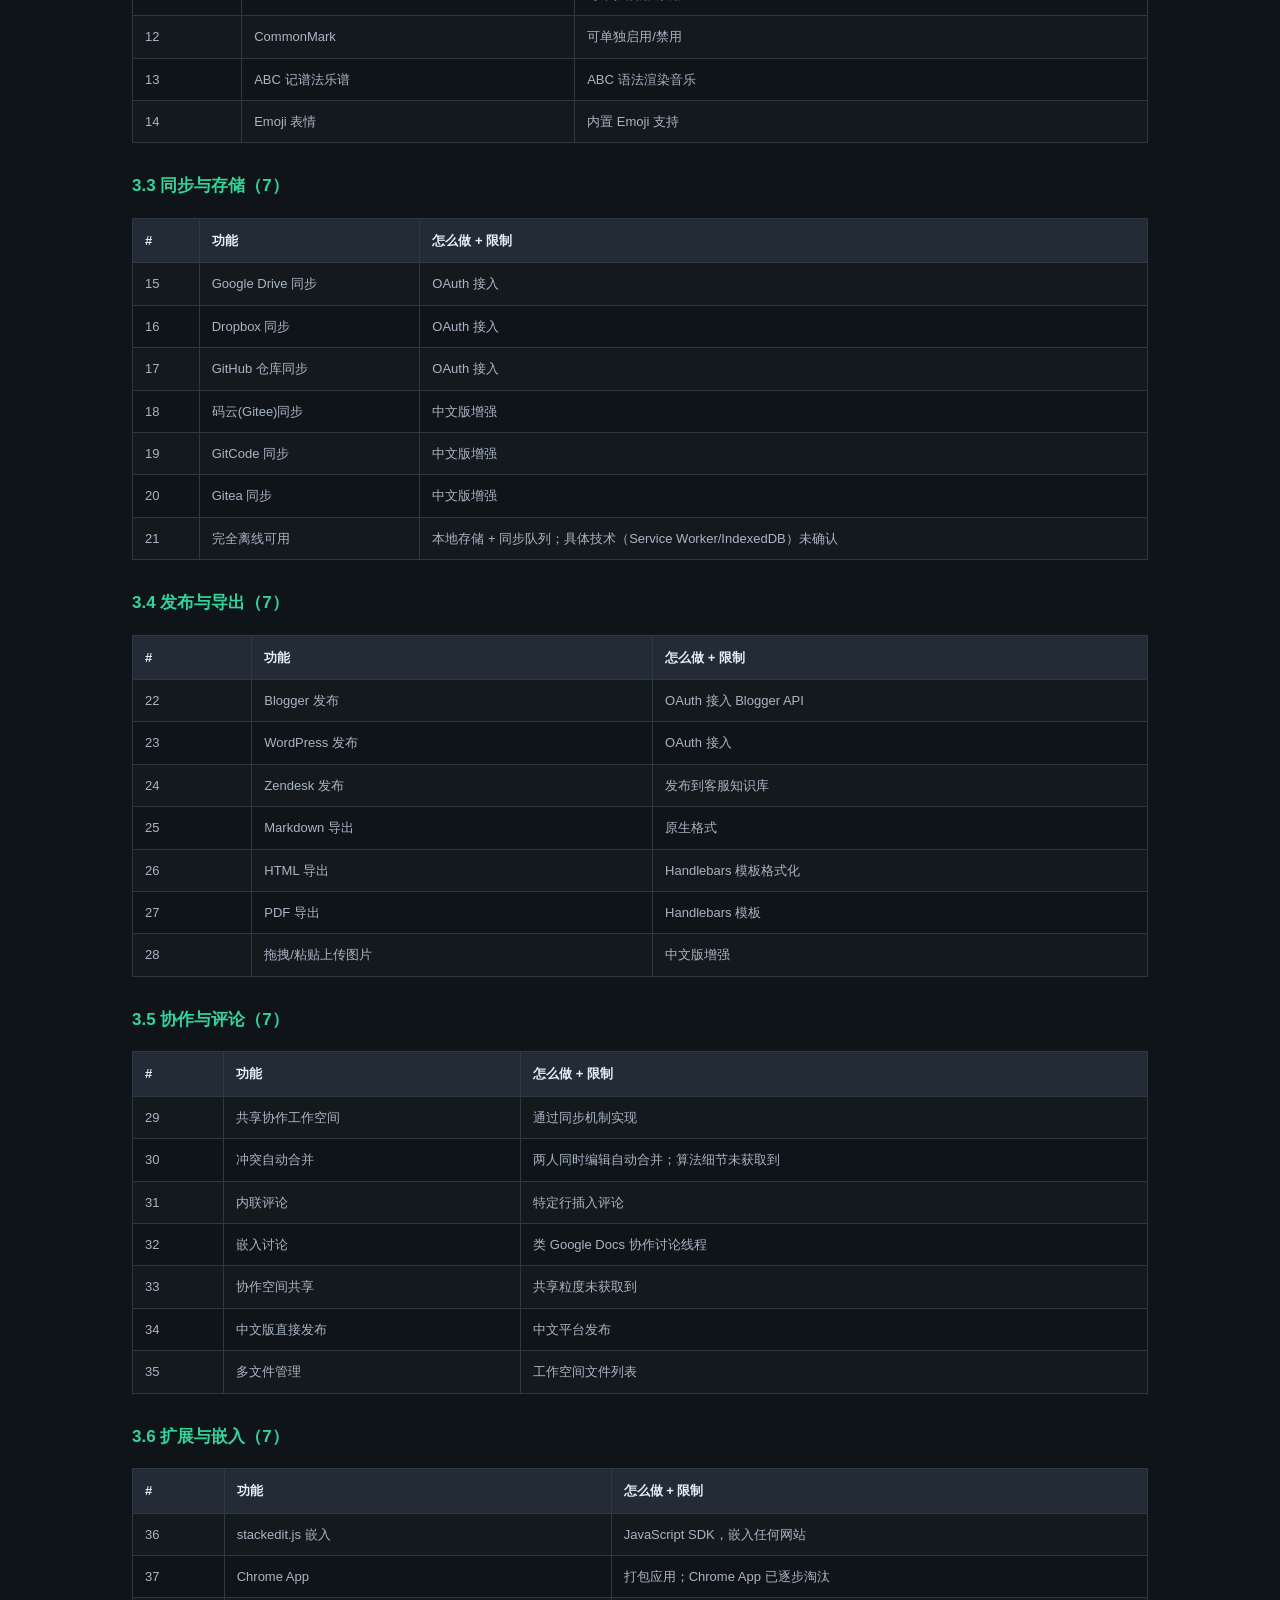
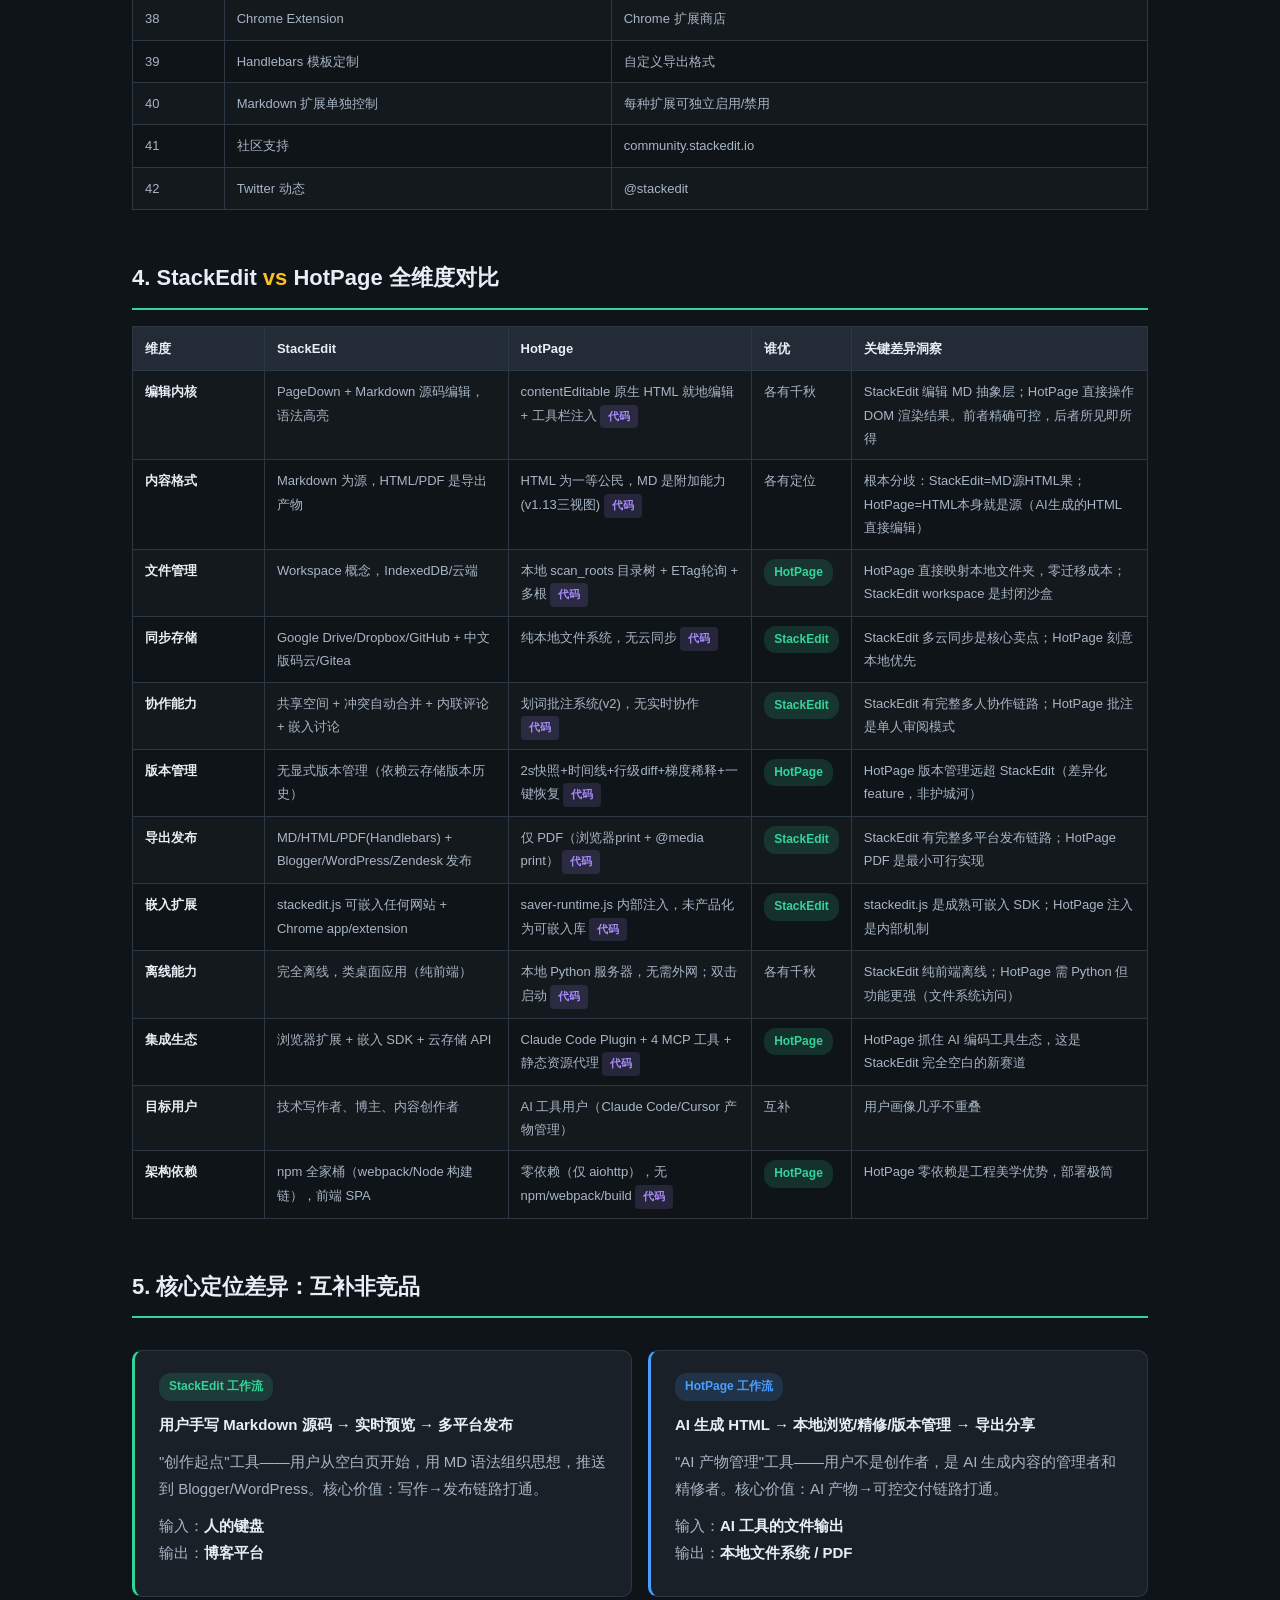
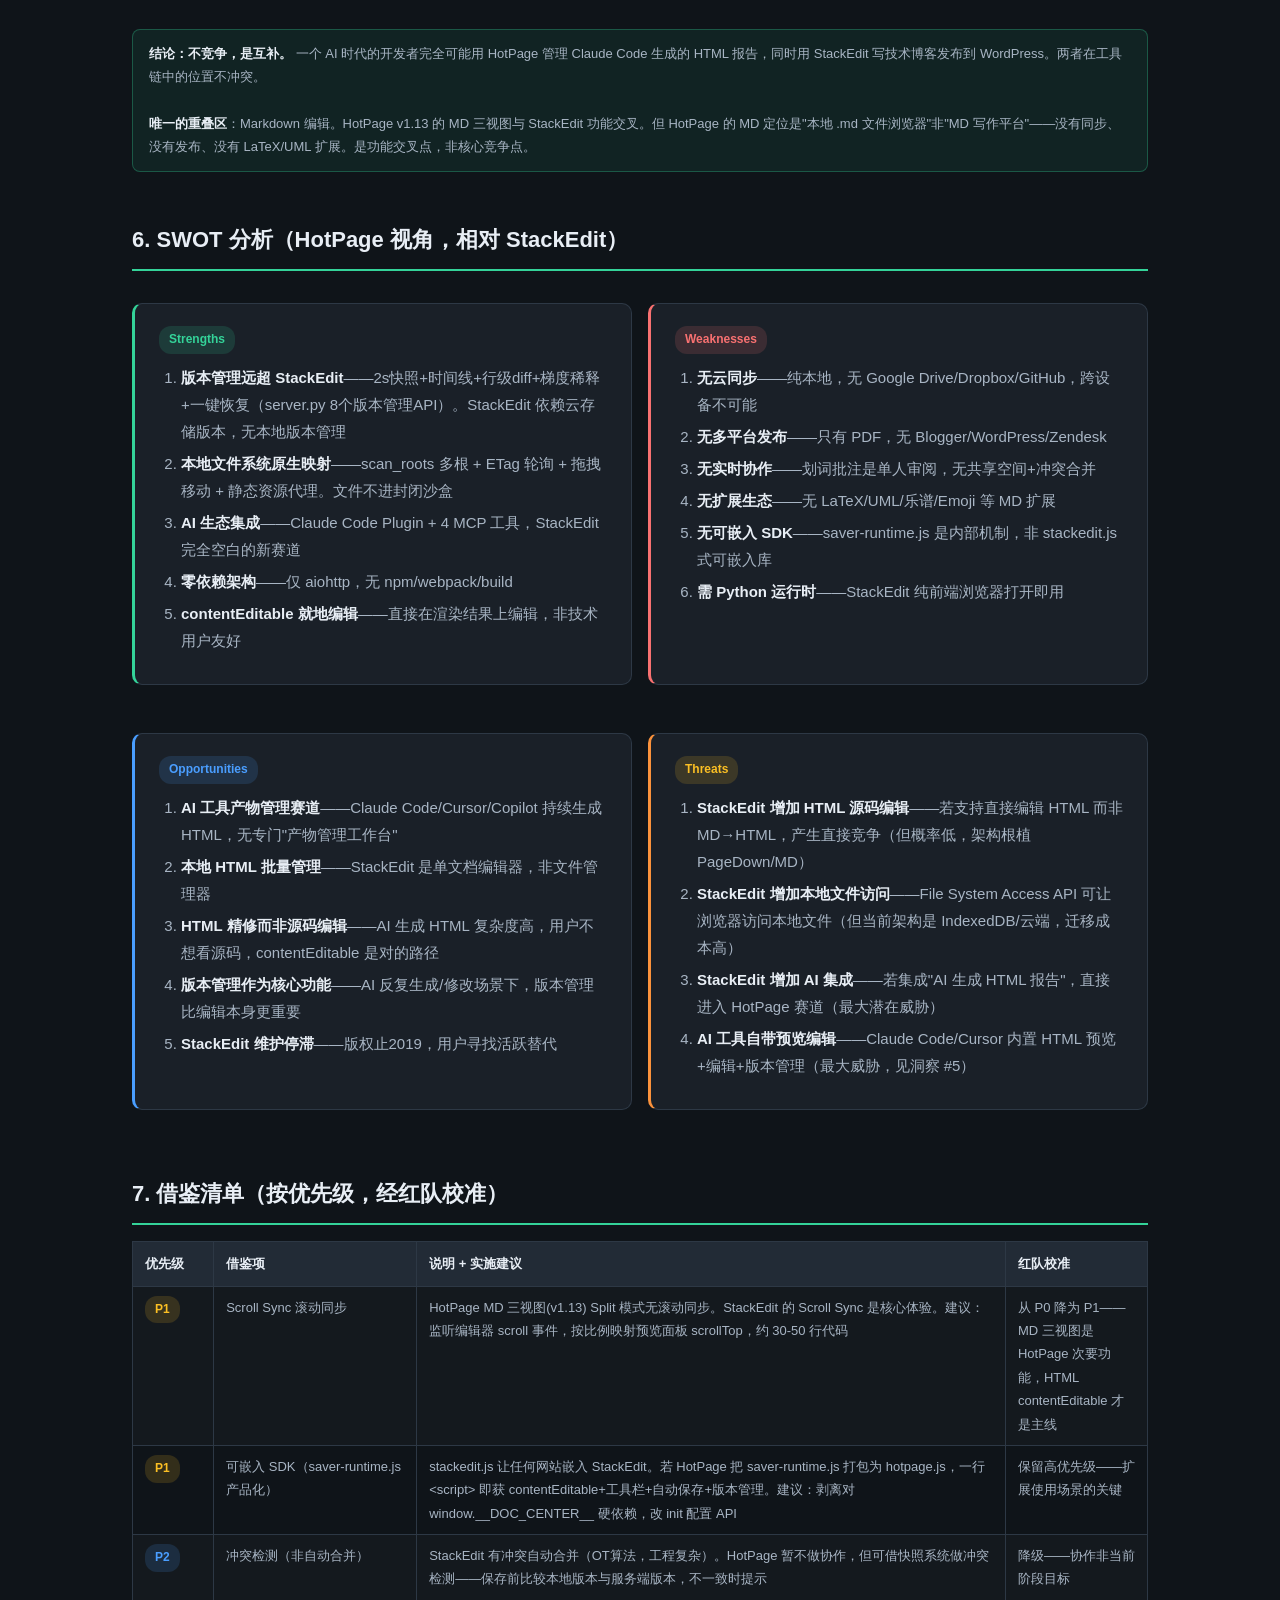
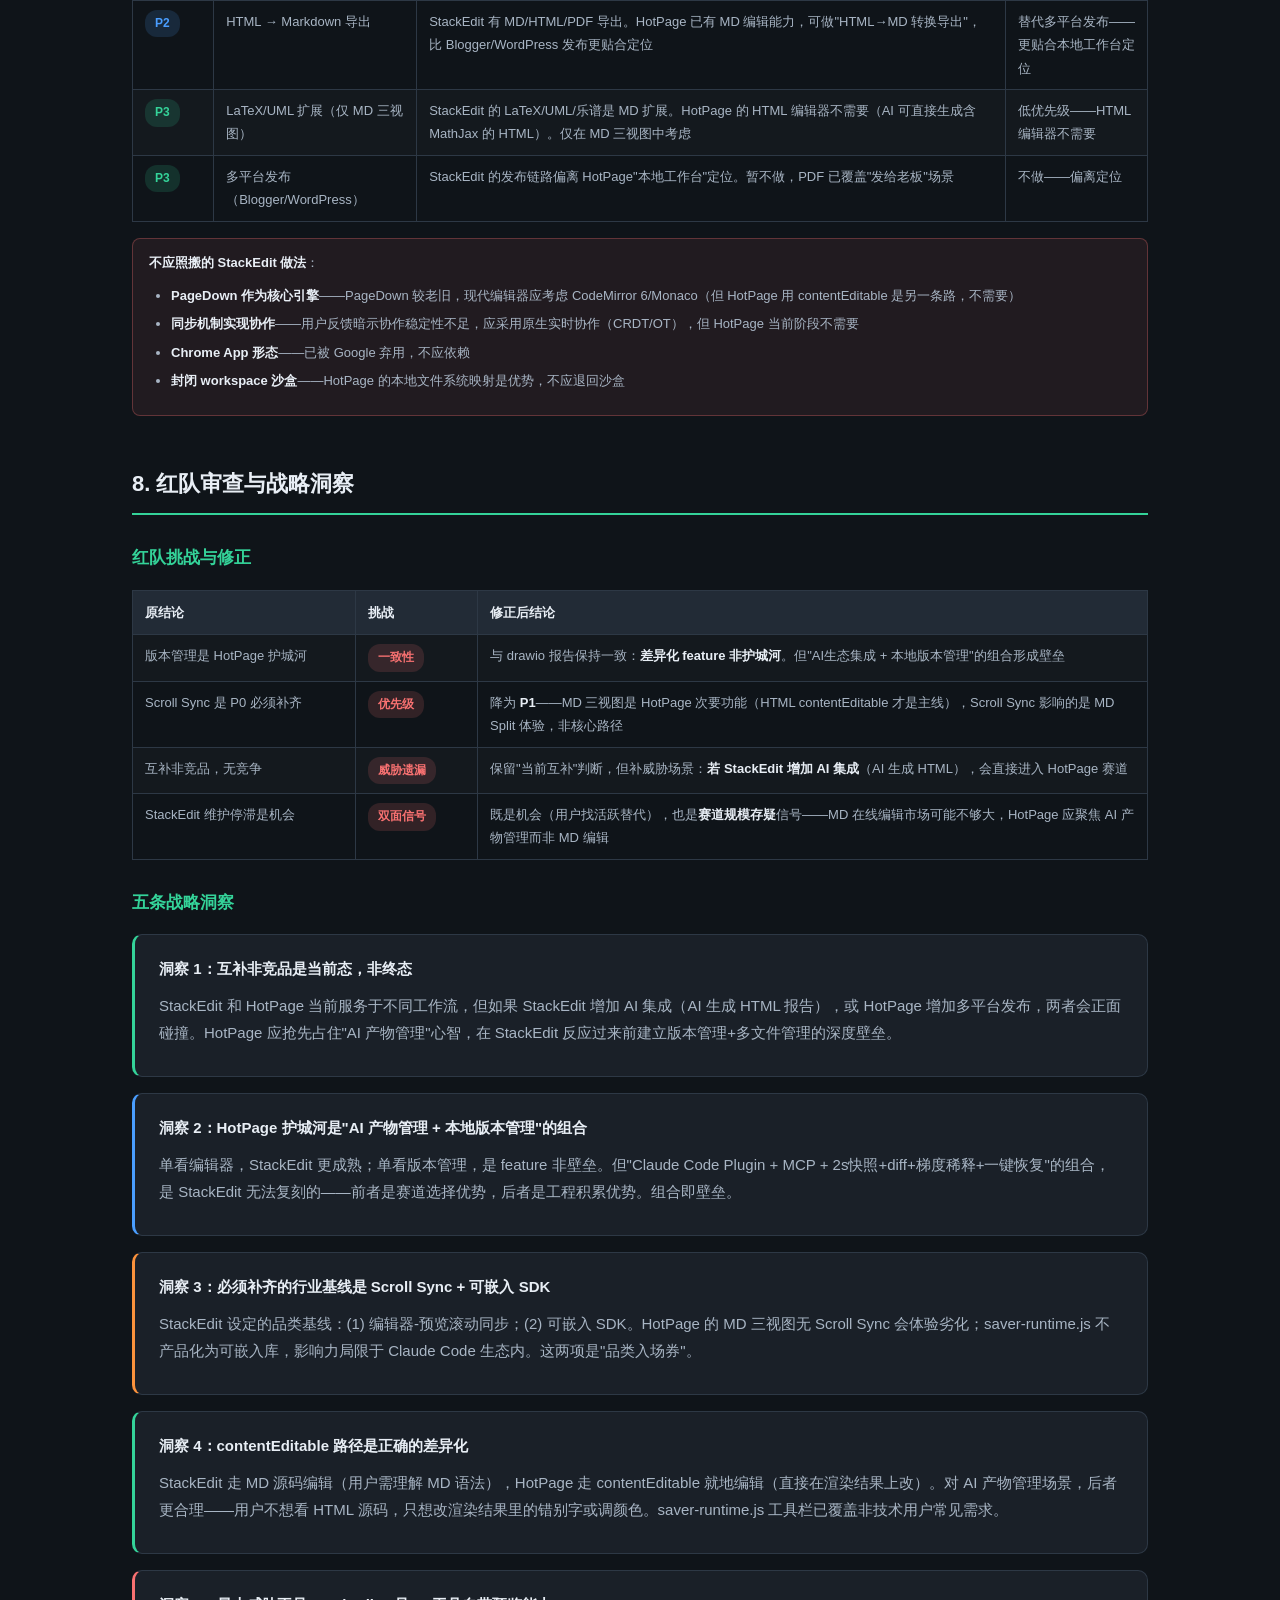
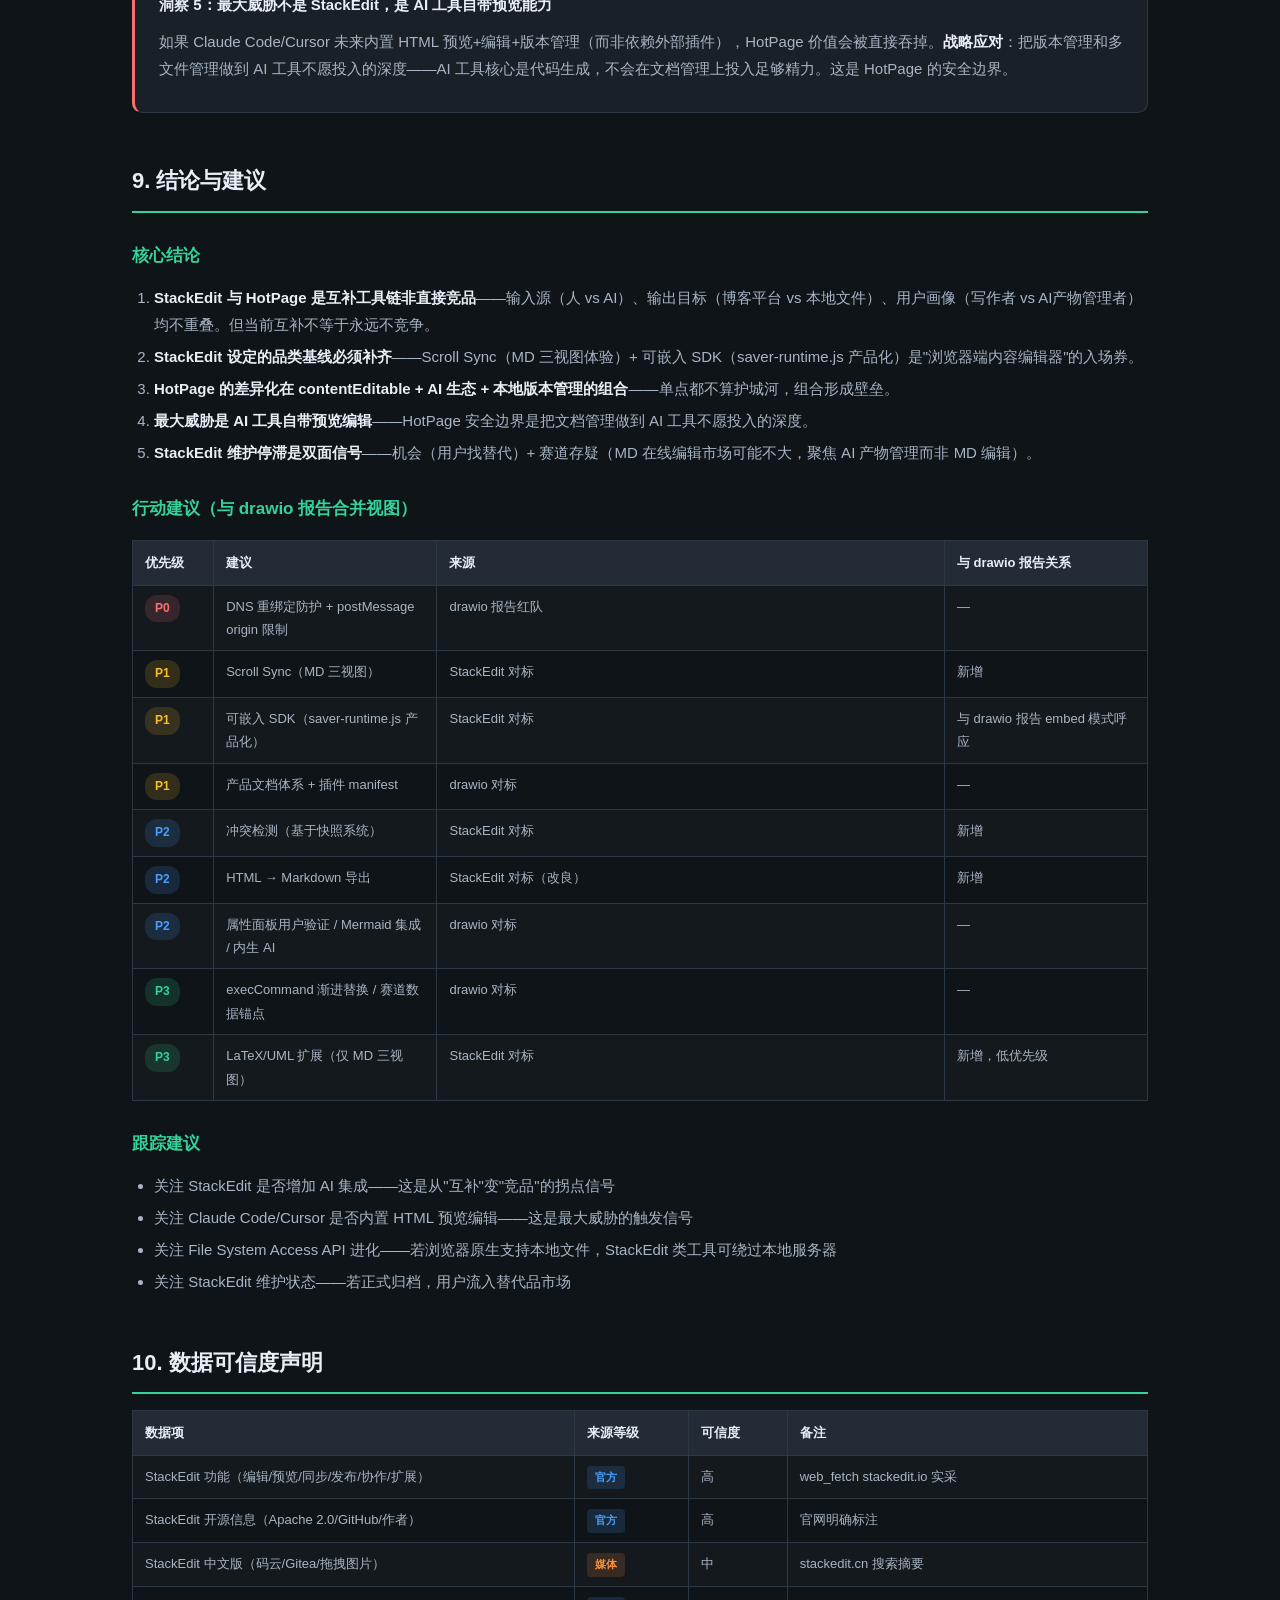
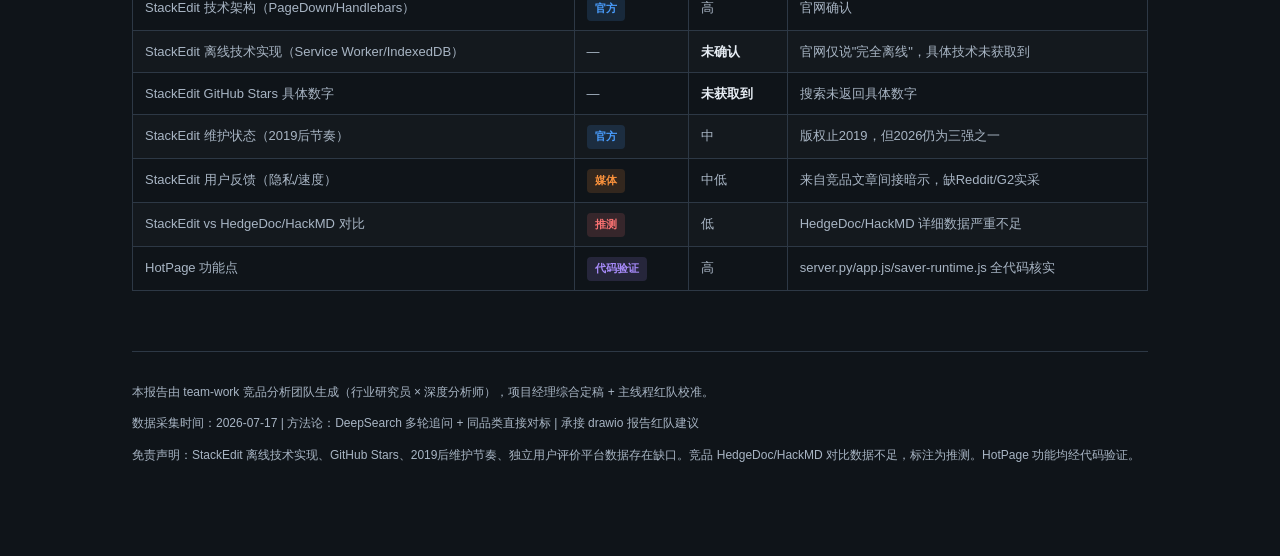
<file: docs/competitive-analysis/2026-07-17-stackedit-vs-hotpage.html>
<!DOCTYPE html>
<html lang="zh-CN">
<head>
<meta charset="UTF-8">
<meta name="viewport" content="width=device-width, initial-scale=1.0">
<title>StackEdit × HotPage 同品类对标报告 · 2026-07-17</title>
<style>
  :root{
    --bg:#0f1419; --card:#1a2028; --card2:#222b36; --border:#2d3845;
    --text:#e8eef5; --text2:#a8b5c4; --text3:#6b7a8c;
    --blue:#4a9eff; --green:#34d399; --red:#f87171; --orange:#fb923c; --yellow:#fbbf24; --purple:#a78bfa;
  }
  *{box-sizing:border-box;margin:0;padding:0}
  body{background:var(--bg);color:var(--text);font-family:-apple-system,"PingFang SC","Microsoft YaHei",sans-serif;line-height:1.8;font-size:15px}
  .wrap{max-width:1080px;margin:0 auto;padding:48px 32px 80px}
  h1{font-size:30px;font-weight:800;letter-spacing:-0.5px;margin-bottom:8px}
  h2{font-size:22px;font-weight:700;margin:48px 0 16px;padding-bottom:10px;border-bottom:2px solid var(--green);color:var(--text)}
  h3{font-size:17px;font-weight:700;margin:28px 0 12px;color:var(--green)}
  h4{font-size:15px;font-weight:700;margin:20px 0 8px;color:var(--text2)}
  p{margin:10px 0;color:var(--text2)}
  .meta{color:var(--text3);font-size:13px;margin-bottom:32px}
  .meta span{margin-right:16px}
  table{width:100%;border-collapse:collapse;margin:16px 0;font-size:13px}
  th{background:var(--card2);color:var(--text);font-weight:600;text-align:left;padding:10px 12px;border:1px solid var(--border)}
  td{padding:9px 12px;border:1px solid var(--border);color:var(--text2);vertical-align:top}
  tr:nth-child(even) td{background:rgba(255,255,255,0.02)}
  .card{background:var(--card);border:1px solid var(--border);border-radius:10px;padding:20px 24px;margin:16px 0}
  .card.green{border-left:3px solid var(--green)}
  .card.blue{border-left:3px solid var(--blue)}
  .card.red{border-left:3px solid var(--red)}
  .card.orange{border-left:3px solid var(--orange)}
  .tag{display:inline-block;padding:2px 8px;border-radius:4px;font-size:11px;font-weight:600;margin-right:4px}
  .tag-off{background:rgba(74,158,255,0.15);color:var(--blue)}
  .tag-media{background:rgba(251,146,60,0.15);color:var(--orange)}
  .tag-user{background:rgba(52,211,153,0.15);color:var(--green)}
  .tag-guess{background:rgba(248,113,113,0.15);color:var(--red)}
  .tag-code{background:rgba(167,139,250,0.15);color:var(--purple)}
  .pill{display:inline-block;padding:3px 10px;border-radius:12px;font-size:12px;font-weight:600}
  .pill-s{background:rgba(52,211,153,0.15);color:var(--green)}
  .pill-w{background:rgba(248,113,113,0.15);color:var(--red)}
  .pill-o{background:rgba(74,158,255,0.15);color:var(--blue)}
  .pill-t{background:rgba(251,191,36,0.15);color:var(--yellow)}
  ul,ol{margin:10px 0 10px 22px;color:var(--text2)}
  li{margin:5px 0}
  strong{color:var(--text)}
  code{background:var(--card2);padding:1px 6px;border-radius:4px;font-size:13px;color:var(--orange);font-family:"SF Mono",Menlo,monospace}
  .quote{border-left:3px solid var(--yellow);padding:8px 16px;margin:16px 0;background:rgba(251,191,36,0.05);color:var(--text2);font-style:italic}
  .grid2{display:grid;grid-template-columns:1fr 1fr;gap:16px;margin:16px 0}
  .toc{background:var(--card);border:1px solid var(--border);border-radius:10px;padding:20px 28px;margin:24px 0}
  .toc a{color:var(--green);text-decoration:none;display:block;padding:3px 0;font-size:14px}
  .toc a:hover{text-decoration:underline}
  .foot{color:var(--text3);font-size:12px;margin-top:60px;padding-top:20px;border-top:1px solid var(--border)}
  .warn{background:rgba(248,113,113,0.08);border:1px solid rgba(248,113,113,0.3);border-radius:8px;padding:12px 16px;margin:12px 0;font-size:13px;color:var(--text2)}
  .ok{background:rgba(52,211,153,0.08);border:1px solid rgba(52,211,153,0.3);border-radius:8px;padding:12px 16px;margin:12px 0;font-size:13px;color:var(--text2)}
  .vs{font-weight:800;color:var(--yellow)}
  @media(max-width:700px){.grid2{grid-template-columns:1fr}.wrap{padding:32px 16px}}
</style>
</head>
<body>
<div class="wrap">

<h1>StackEdit × HotPage 同品类对标报告</h1>
<div class="meta">
  <span>📅 2026-07-17</span>
  <span>🔧 team-work 竞品分析团队</span>
  <span>📋 同品类直接对标（浏览器端内容编辑器）</span>
  <span>🔁 承接 drawio 报告红队建议</span>
</div>

<div class="card green">
  <strong>定位声明</strong>：本报告承接 drawio 报告红队建议——"更贴切的参照系应是 StackEdit"。StackEdit（浏览器端 Markdown 编辑器，2013 年起步，Apache 2.0 开源）与 HotPage 同属"浏览器端内容编辑器"品类，是<strong>真正的同品类对标</strong>，对比结论比 drawio 跨品类分析更具操作性。<br><br>
  <strong>核心结论</strong>：两者<strong>互补非竞品</strong>——StackEdit 服务"人从零创作→多平台发布"，HotPage 服务"AI 产物→本地精修→版本管理"。用户画像几乎不重叠。但 StackEdit 设定了若干"行业基线"（Scroll Sync、可嵌入 SDK、多云同步），是 HotPage 必须对标的体验标杆。
</div>

<div class="toc">
  <strong>目录</strong>
  <a href="#s1">1. 执行摘要</a>
  <a href="#s2">2. StackEdit 产品概述</a>
  <a href="#s3">3. StackEdit 功能矩阵（42 功能点）</a>
  <a href="#s4">4. StackEdit vs HotPage 全维度对比</a>
  <a href="#s5">5. 核心定位差异：互补非竞品</a>
  <a href="#s6">6. SWOT 分析</a>
  <a href="#s7">7. 借鉴清单（按优先级）</a>
  <a href="#s8">8. 红队审查与战略洞察</a>
  <a href="#s9">9. 结论与建议</a>
  <a href="#s10">10. 数据可信度声明</a>
</div>

<!-- ============ 1. 执行摘要 ============ -->
<h2 id="s1">1. 执行摘要</h2>

<p>StackEdit 是 2013 年起步的浏览器端 Markdown 编辑器，基于 PageDown（Stack Overflow 同源引擎），Apache 2.0 开源，GitHub 仓库 benweet/stackedit。核心能力：Markdown 源码编辑 + 实时预览 + Scroll Sync + 多云同步（Google Drive/Dropbox/GitHub）+ 多平台发布（Blogger/WordPress/Zendesk）+ 协作（冲突合并+内联评论）+ 完全离线 + 富扩展（LaTeX/UML/乐谱）+ stackedit.js 可嵌入 SDK。</p>

<div class="card blue">
  <strong>核心发现（经红队修正）</strong>
  <ol>
    <li><strong>互补非竞品</strong>——StackEdit 是"创作起点"工具（人写 MD→发布），HotPage 是"AI 产物管理"工具（AI 生 HTML→精修）。输入源、输出目标、用户画像均不重叠。</li>
    <li><strong>HotPage 必须补齐的行业基线</strong>：Scroll Sync（MD 三视图体验）+ 可嵌入 SDK（saver-runtime.js 产品化）。这两项是 StackEdit 设定的品类标杆。</li>
    <li><strong>HotPage 的真正护城河</strong>：AI 生态集成（Claude Code Plugin + MCP）+ 本地版本管理链路。前者是赛道选择优势，后者是工程积累优势（与 drawio 报告一致：版本管理是差异化 feature 非护城河，但组合后形成壁垒）。</li>
    <li><strong>最大威胁不是 StackEdit</strong>——是 AI 工具（Claude Code/Cursor）自带预览编辑能力。HotPage 战略应是把版本管理和多文件管理做到 AI 工具不愿投入的深度。</li>
    <li><strong>StackEdit 维护停滞信号</strong>——版权止于 2019，维护节奏不明。这既是 HotPage 的机会（用户寻找活跃替代），也是赛道规模存疑的信号（MD 在线编辑市场可能不大）。</li>
  </ol>
</div>

<!-- ============ 2. StackEdit 概述 ============ -->
<h2 id="s2">2. StackEdit 产品概述</h2>

<table>
  <tr><th width="30%">维度</th><th>内容</th><th width="10%">来源</th></tr>
  <tr><td>名称</td><td>StackEdit</td><td><span class="tag tag-off">官方</span></td></tr>
  <tr><td>诞生年份</td><td>2013（版权 2013-2019）</td><td><span class="tag tag-off">官方</span></td></tr>
  <tr><td>开源状态</td><td>开源，Apache License 2.0</td><td><span class="tag tag-off">官方</span></td></tr>
  <tr><td>GitHub 仓库</td><td>github.com/benweet/stackedit</td><td><span class="tag tag-off">官方</span></td></tr>
  <tr><td>作者</td><td>Benoit Schweblin</td><td><span class="tag tag-off">官方</span></td></tr>
  <tr><td>技术基础</td><td>PageDown（Stack Overflow WYSIWYG 引擎）+ Handlebars 模板</td><td><span class="tag tag-off">官方</span></td></tr>
  <tr><td>部署形态</td><td>浏览器端 + Chrome App/Extension + stackedit.js 可嵌入</td><td><span class="tag tag-off">官方</span></td></tr>
  <tr><td>定价</td><td>免费开源（推测可能有增值服务）</td><td><span class="tag tag-guess">推测</span></td></tr>
  <tr><td>维护状态</td><td>版权止 2019，后续节奏不明；2026 仍为在线编辑器三强之一</td><td><span class="tag tag-media">媒体</span></td></tr>
</table>

<p><strong>定位</strong>：面向 Web 写作者的浏览器端 Markdown 编辑器，强调离线可用、多平台同步与实时预览。</p>

<p><strong>目标用户</strong>：技术博主、内容创作者（发布到 Blogger/WordPress/Zendesk）、学术/技术用户（LaTeX/UML/乐谱）、追求离线写作的桌面型用户、中文开发者社区（码云/Gitea）。</p>

<h4>竞品格局（2026 在线 MD 编辑器三强）</h4>
<table>
  <tr><th>维度</th><th>StackEdit</th><th>HedgeDoc</th><th>HackMD</th></tr>
  <tr><td>部署形态</td><td>浏览器/Chrome/嵌入</td><td>自托管/云</td><td>云服务为主</td></tr>
  <tr><td>离线能力</td><td>完全离线 <span class="tag tag-off">官方</span></td><td>有限 <span class="tag tag-guess">推测</span></td><td>有限 <span class="tag tag-guess">推测</span></td></tr>
  <tr><td>协作模式</td><td>同步机制+评论 <span class="tag tag-off">官方</span></td><td>实时协作 <span class="tag tag-guess">推测</span></td><td>实时协作 <span class="tag tag-guess">推测</span></td></tr>
  <tr><td>同步后端</td><td>Google Drive/Dropbox/GitHub</td><td>自托管</td><td>自有云</td></tr>
  <tr><td>发布平台</td><td>Blogger/WordPress/Zendesk</td><td>未获取到</td><td>未获取到</td></tr>
  <tr><td>嵌入能力</td><td>stackedit.js</td><td>未获取到</td><td>未获取到</td></tr>
  <tr><td>隐私表现</td><td>有用户反馈不足 <span class="tag tag-media">媒体</span></td><td>自托管更优 <span class="tag tag-guess">推测</span></td><td>未获取到</td></tr>
</table>

<!-- ============ 3. 功能矩阵 ============ -->
<h2 id="s3">3. StackEdit 功能矩阵（42 功能点）</h2>

<h3>3.1 编辑能力（7）</h3>
<table>
  <tr><th>#</th><th>功能</th><th>怎么做 + 限制</th></tr>
  <tr><td>1</td><td>富 Markdown 编辑器</td><td>PageDown 引擎，语法高亮</td></tr>
  <tr><td>2</td><td>WYSIWYG 格式化按钮</td><td>PageDown 工具栏按钮 + 快捷键</td></tr>
  <tr><td>3</td><td>智能布局切换</td><td>写作/审阅/评论三布局</td></tr>
  <tr><td>4</td><td>LaTeX 数学表达式</td><td>Stack Exchange 风格数学渲染</td></tr>
  <tr><td>5</td><td>UML 序列图</td><td>简单语法编写</td></tr>
  <tr><td>6</td><td>UML 流程图</td><td>简单语法编写</td></tr>
  <tr><td>7</td><td>快捷键体系</td><td>PageDown 内置；具体列表未获取到</td></tr>
</table>

<h3>3.2 预览与渲染（7）</h3>
<table>
  <tr><th>#</th><th>功能</th><th>怎么做 + 限制</th></tr>
  <tr><td>8</td><td>实时预览</td><td>双面板同步渲染</td></tr>
  <tr><td>9</td><td>Scroll Sync</td><td>编辑与预览面板滚动条精确绑定</td></tr>
  <tr><td>10</td><td>GFM 支持</td><td>可单独启用/禁用</td></tr>
  <tr><td>11</td><td>Markdown Extra</td><td>可单独启用/禁用</td></tr>
  <tr><td>12</td><td>CommonMark</td><td>可单独启用/禁用</td></tr>
  <tr><td>13</td><td>ABC 记谱法乐谱</td><td>ABC 语法渲染音乐</td></tr>
  <tr><td>14</td><td>Emoji 表情</td><td>内置 Emoji 支持</td></tr>
</table>

<h3>3.3 同步与存储（7）</h3>
<table>
  <tr><th>#</th><th>功能</th><th>怎么做 + 限制</th></tr>
  <tr><td>15</td><td>Google Drive 同步</td><td>OAuth 接入</td></tr>
  <tr><td>16</td><td>Dropbox 同步</td><td>OAuth 接入</td></tr>
  <tr><td>17</td><td>GitHub 仓库同步</td><td>OAuth 接入</td></tr>
  <tr><td>18</td><td>码云(Gitee)同步</td><td>中文版增强</td></tr>
  <tr><td>19</td><td>GitCode 同步</td><td>中文版增强</td></tr>
  <tr><td>20</td><td>Gitea 同步</td><td>中文版增强</td></tr>
  <tr><td>21</td><td>完全离线可用</td><td>本地存储 + 同步队列；具体技术（Service Worker/IndexedDB）未确认</td></tr>
</table>

<h3>3.4 发布与导出（7）</h3>
<table>
  <tr><th>#</th><th>功能</th><th>怎么做 + 限制</th></tr>
  <tr><td>22</td><td>Blogger 发布</td><td>OAuth 接入 Blogger API</td></tr>
  <tr><td>23</td><td>WordPress 发布</td><td>OAuth 接入</td></tr>
  <tr><td>24</td><td>Zendesk 发布</td><td>发布到客服知识库</td></tr>
  <tr><td>25</td><td>Markdown 导出</td><td>原生格式</td></tr>
  <tr><td>26</td><td>HTML 导出</td><td>Handlebars 模板格式化</td></tr>
  <tr><td>27</td><td>PDF 导出</td><td>Handlebars 模板</td></tr>
  <tr><td>28</td><td>拖拽/粘贴上传图片</td><td>中文版增强</td></tr>
</table>

<h3>3.5 协作与评论（7）</h3>
<table>
  <tr><th>#</th><th>功能</th><th>怎么做 + 限制</th></tr>
  <tr><td>29</td><td>共享协作工作空间</td><td>通过同步机制实现</td></tr>
  <tr><td>30</td><td>冲突自动合并</td><td>两人同时编辑自动合并；算法细节未获取到</td></tr>
  <tr><td>31</td><td>内联评论</td><td>特定行插入评论</td></tr>
  <tr><td>32</td><td>嵌入讨论</td><td>类 Google Docs 协作讨论线程</td></tr>
  <tr><td>33</td><td>协作空间共享</td><td>共享粒度未获取到</td></tr>
  <tr><td>34</td><td>中文版直接发布</td><td>中文平台发布</td></tr>
  <tr><td>35</td><td>多文件管理</td><td>工作空间文件列表</td></tr>
</table>

<h3>3.6 扩展与嵌入（7）</h3>
<table>
  <tr><th>#</th><th>功能</th><th>怎么做 + 限制</th></tr>
  <tr><td>36</td><td>stackedit.js 嵌入</td><td>JavaScript SDK，嵌入任何网站</td></tr>
  <tr><td>37</td><td>Chrome App</td><td>打包应用；Chrome App 已逐步淘汰</td></tr>
  <tr><td>38</td><td>Chrome Extension</td><td>Chrome 扩展商店</td></tr>
  <tr><td>39</td><td>Handlebars 模板定制</td><td>自定义导出格式</td></tr>
  <tr><td>40</td><td>Markdown 扩展单独控制</td><td>每种扩展可独立启用/禁用</td></tr>
  <tr><td>41</td><td>社区支持</td><td>community.stackedit.io</td></tr>
  <tr><td>42</td><td>Twitter 动态</td><td>@stackedit</td></tr>
</table>

<!-- ============ 4. 全维度对比 ============ -->
<h2 id="s4">4. StackEdit <span class="vs">vs</span> HotPage 全维度对比</h2>

<table>
  <tr><th width="13%">维度</th><th width="24%">StackEdit</th><th width="24%">HotPage</th><th width="8%">谁优</th><th>关键差异洞察</th></tr>
  <tr>
    <td><strong>编辑内核</strong></td>
    <td>PageDown + Markdown 源码编辑，语法高亮</td>
    <td>contentEditable 原生 HTML 就地编辑 + 工具栏注入 <span class="tag tag-code">代码</span></td>
    <td>各有千秋</td>
    <td>StackEdit 编辑 MD 抽象层；HotPage 直接操作 DOM 渲染结果。前者精确可控，后者所见即所得</td>
  </tr>
  <tr>
    <td><strong>内容格式</strong></td>
    <td>Markdown 为源，HTML/PDF 是导出产物</td>
    <td>HTML 为一等公民，MD 是附加能力(v1.13三视图) <span class="tag tag-code">代码</span></td>
    <td>各有定位</td>
    <td>根本分歧：StackEdit=MD源HTML果；HotPage=HTML本身就是源（AI生成的HTML直接编辑）</td>
  </tr>
  <tr>
    <td><strong>文件管理</strong></td>
    <td>Workspace 概念，IndexedDB/云端</td>
    <td>本地 scan_roots 目录树 + ETag轮询 + 多根 <span class="tag tag-code">代码</span></td>
    <td><span class="pill pill-s">HotPage</span></td>
    <td>HotPage 直接映射本地文件夹，零迁移成本；StackEdit workspace 是封闭沙盒</td>
  </tr>
  <tr>
    <td><strong>同步存储</strong></td>
    <td>Google Drive/Dropbox/GitHub + 中文版码云/Gitea</td>
    <td>纯本地文件系统，无云同步 <span class="tag tag-code">代码</span></td>
    <td><span class="pill pill-s">StackEdit</span></td>
    <td>StackEdit 多云同步是核心卖点；HotPage 刻意本地优先</td>
  </tr>
  <tr>
    <td><strong>协作能力</strong></td>
    <td>共享空间 + 冲突自动合并 + 内联评论 + 嵌入讨论</td>
    <td>划词批注系统(v2)，无实时协作 <span class="tag tag-code">代码</span></td>
    <td><span class="pill pill-s">StackEdit</span></td>
    <td>StackEdit 有完整多人协作链路；HotPage 批注是单人审阅模式</td>
  </tr>
  <tr>
    <td><strong>版本管理</strong></td>
    <td>无显式版本管理（依赖云存储版本历史）</td>
    <td>2s快照+时间线+行级diff+梯度稀释+一键恢复 <span class="tag tag-code">代码</span></td>
    <td><span class="pill pill-s">HotPage</span></td>
    <td>HotPage 版本管理远超 StackEdit（差异化 feature，非护城河）</td>
  </tr>
  <tr>
    <td><strong>导出发布</strong></td>
    <td>MD/HTML/PDF(Handlebars) + Blogger/WordPress/Zendesk 发布</td>
    <td>仅 PDF（浏览器print + @media print） <span class="tag tag-code">代码</span></td>
    <td><span class="pill pill-s">StackEdit</span></td>
    <td>StackEdit 有完整多平台发布链路；HotPage PDF 是最小可行实现</td>
  </tr>
  <tr>
    <td><strong>嵌入扩展</strong></td>
    <td>stackedit.js 可嵌入任何网站 + Chrome app/extension</td>
    <td>saver-runtime.js 内部注入，未产品化为可嵌入库 <span class="tag tag-code">代码</span></td>
    <td><span class="pill pill-s">StackEdit</span></td>
    <td>stackedit.js 是成熟可嵌入 SDK；HotPage 注入是内部机制</td>
  </tr>
  <tr>
    <td><strong>离线能力</strong></td>
    <td>完全离线，类桌面应用（纯前端）</td>
    <td>本地 Python 服务器，无需外网；双击启动 <span class="tag tag-code">代码</span></td>
    <td>各有千秋</td>
    <td>StackEdit 纯前端离线；HotPage 需 Python 但功能更强（文件系统访问）</td>
  </tr>
  <tr>
    <td><strong>集成生态</strong></td>
    <td>浏览器扩展 + 嵌入 SDK + 云存储 API</td>
    <td>Claude Code Plugin + 4 MCP 工具 + 静态资源代理 <span class="tag tag-code">代码</span></td>
    <td><span class="pill pill-s">HotPage</span></td>
    <td>HotPage 抓住 AI 编码工具生态，这是 StackEdit 完全空白的新赛道</td>
  </tr>
  <tr>
    <td><strong>目标用户</strong></td>
    <td>技术写作者、博主、内容创作者</td>
    <td>AI 工具用户（Claude Code/Cursor 产物管理）</td>
    <td>互补</td>
    <td>用户画像几乎不重叠</td>
  </tr>
  <tr>
    <td><strong>架构依赖</strong></td>
    <td>npm 全家桶（webpack/Node 构建链），前端 SPA</td>
    <td>零依赖（仅 aiohttp），无 npm/webpack/build <span class="tag tag-code">代码</span></td>
    <td><span class="pill pill-s">HotPage</span></td>
    <td>HotPage 零依赖是工程美学优势，部署极简</td>
  </tr>
</table>

<!-- ============ 5. 定位差异 ============ -->
<h2 id="s5">5. 核心定位差异：互补非竞品</h2>

<div class="grid2">
  <div class="card green">
    <span class="pill pill-s">StackEdit 工作流</span>
    <p><strong>用户手写 Markdown 源码 → 实时预览 → 多平台发布</strong></p>
    <p>"创作起点"工具——用户从空白页开始，用 MD 语法组织思想，推送到 Blogger/WordPress。核心价值：写作→发布链路打通。</p>
    <p>输入：<strong>人的键盘</strong><br>输出：<strong>博客平台</strong></p>
  </div>
  <div class="card blue">
    <span class="pill pill-o">HotPage 工作流</span>
    <p><strong>AI 生成 HTML → 本地浏览/精修/版本管理 → 导出分享</strong></p>
    <p>"AI 产物管理"工具——用户不是创作者，是 AI 生成内容的管理者和精修者。核心价值：AI 产物→可控交付链路打通。</p>
    <p>输入：<strong>AI 工具的文件输出</strong><br>输出：<strong>本地文件系统 / PDF</strong></p>
  </div>
</div>

<div class="ok">
  <strong>结论：不竞争，是互补。</strong> 一个 AI 时代的开发者完全可能用 HotPage 管理 Claude Code 生成的 HTML 报告，同时用 StackEdit 写技术博客发布到 WordPress。两者在工具链中的位置不冲突。<br><br>
  <strong>唯一的重叠区</strong>：Markdown 编辑。HotPage v1.13 的 MD 三视图与 StackEdit 功能交叉。但 HotPage 的 MD 定位是"本地 .md 文件浏览器"非"MD 写作平台"——没有同步、没有发布、没有 LaTeX/UML 扩展。是功能交叉点，非核心竞争点。
</div>

<!-- ============ 6. SWOT ============ -->
<h2 id="s6">6. SWOT 分析（HotPage 视角，相对 StackEdit）</h2>

<div class="grid2">
  <div class="card green">
    <span class="pill pill-s">Strengths</span>
    <ol>
      <li><strong>版本管理远超 StackEdit</strong>——2s快照+时间线+行级diff+梯度稀释+一键恢复（server.py 8个版本管理API）。StackEdit 依赖云存储版本，无本地版本管理</li>
      <li><strong>本地文件系统原生映射</strong>——scan_roots 多根 + ETag 轮询 + 拖拽移动 + 静态资源代理。文件不进封闭沙盒</li>
      <li><strong>AI 生态集成</strong>——Claude Code Plugin + 4 MCP 工具，StackEdit 完全空白的新赛道</li>
      <li><strong>零依赖架构</strong>——仅 aiohttp，无 npm/webpack/build</li>
      <li><strong>contentEditable 就地编辑</strong>——直接在渲染结果上编辑，非技术用户友好</li>
    </ol>
  </div>
  <div class="card red">
    <span class="pill pill-w">Weaknesses</span>
    <ol>
      <li><strong>无云同步</strong>——纯本地，无 Google Drive/Dropbox/GitHub，跨设备不可能</li>
      <li><strong>无多平台发布</strong>——只有 PDF，无 Blogger/WordPress/Zendesk</li>
      <li><strong>无实时协作</strong>——划词批注是单人审阅，无共享空间+冲突合并</li>
      <li><strong>无扩展生态</strong>——无 LaTeX/UML/乐谱/Emoji 等 MD 扩展</li>
      <li><strong>无可嵌入 SDK</strong>——saver-runtime.js 是内部机制，非 stackedit.js 式可嵌入库</li>
      <li><strong>需 Python 运行时</strong>——StackEdit 纯前端浏览器打开即用</li>
    </ol>
  </div>
  <div class="card blue">
    <span class="pill pill-o">Opportunities</span>
    <ol>
      <li><strong>AI 工具产物管理赛道</strong>——Claude Code/Cursor/Copilot 持续生成 HTML，无专门"产物管理工作台"</li>
      <li><strong>本地 HTML 批量管理</strong>——StackEdit 是单文档编辑器，非文件管理器</li>
      <li><strong>HTML 精修而非源码编辑</strong>——AI 生成 HTML 复杂度高，用户不想看源码，contentEditable 是对的路径</li>
      <li><strong>版本管理作为核心功能</strong>——AI 反复生成/修改场景下，版本管理比编辑本身更重要</li>
      <li><strong>StackEdit 维护停滞</strong>——版权止2019，用户寻找活跃替代</li>
    </ol>
  </div>
  <div class="card orange">
    <span class="pill pill-t">Threats</span>
    <ol>
      <li><strong>StackEdit 增加 HTML 源码编辑</strong>——若支持直接编辑 HTML 而非 MD→HTML，产生直接竞争（但概率低，架构根植 PageDown/MD）</li>
      <li><strong>StackEdit 增加本地文件访问</strong>——File System Access API 可让浏览器访问本地文件（但当前架构是 IndexedDB/云端，迁移成本高）</li>
      <li><strong>StackEdit 增加 AI 集成</strong>——若集成"AI 生成 HTML 报告"，直接进入 HotPage 赛道（最大潜在威胁）</li>
      <li><strong>AI 工具自带预览编辑</strong>——Claude Code/Cursor 内置 HTML 预览+编辑+版本管理（最大威胁，见洞察 #5）</li>
    </ol>
  </div>
</div>

<!-- ============ 7. 借鉴清单 ============ -->
<h2 id="s7">7. 借鉴清单（按优先级，经红队校准）</h2>

<table>
  <tr><th width="8%">优先级</th><th width="20%">借鉴项</th><th>说明 + 实施建议</th><th width="14%">红队校准</th></tr>
  <tr>
    <td><span class="pill pill-t">P1</span></td>
    <td>Scroll Sync 滚动同步</td>
    <td>HotPage MD 三视图(v1.13) Split 模式无滚动同步。StackEdit 的 Scroll Sync 是核心体验。建议：监听编辑器 scroll 事件，按比例映射预览面板 scrollTop，约 30-50 行代码</td>
    <td>从 P0 降为 P1——MD 三视图是 HotPage 次要功能，HTML contentEditable 才是主线</td>
  </tr>
  <tr>
    <td><span class="pill pill-t">P1</span></td>
    <td>可嵌入 SDK（saver-runtime.js 产品化）</td>
    <td>stackedit.js 让任何网站嵌入 StackEdit。若 HotPage 把 saver-runtime.js 打包为 hotpage.js，一行 &lt;script&gt; 即获 contentEditable+工具栏+自动保存+版本管理。建议：剥离对 window.__DOC_CENTER__ 硬依赖，改 init 配置 API</td>
    <td>保留高优先级——扩展使用场景的关键</td>
  </tr>
  <tr>
    <td><span class="pill pill-o">P2</span></td>
    <td>冲突检测（非自动合并）</td>
    <td>StackEdit 有冲突自动合并（OT算法，工程复杂）。HotPage 暂不做协作，但可借快照系统做冲突检测——保存前比较本地版本与服务端版本，不一致时提示</td>
    <td>降级——协作非当前阶段目标</td>
  </tr>
  <tr>
    <td><span class="pill pill-o">P2</span></td>
    <td>HTML → Markdown 导出</td>
    <td>StackEdit 有 MD/HTML/PDF 导出。HotPage 已有 MD 编辑能力，可做"HTML→MD 转换导出"，比 Blogger/WordPress 发布更贴合定位</td>
    <td>替代多平台发布——更贴合本地工作台定位</td>
  </tr>
  <tr>
    <td><span class="pill pill-s">P3</span></td>
    <td>LaTeX/UML 扩展（仅 MD 三视图）</td>
    <td>StackEdit 的 LaTeX/UML/乐谱是 MD 扩展。HotPage 的 HTML 编辑器不需要（AI 可直接生成含 MathJax 的 HTML）。仅在 MD 三视图中考虑</td>
    <td>低优先级——HTML 编辑器不需要</td>
  </tr>
  <tr>
    <td><span class="pill pill-s">P3</span></td>
    <td>多平台发布（Blogger/WordPress）</td>
    <td>StackEdit 的发布链路偏离 HotPage"本地工作台"定位。暂不做，PDF 已覆盖"发给老板"场景</td>
    <td>不做——偏离定位</td>
  </tr>
</table>

<div class="warn">
  <strong>不应照搬的 StackEdit 做法</strong>：
  <ul>
    <li><strong>PageDown 作为核心引擎</strong>——PageDown 较老旧，现代编辑器应考虑 CodeMirror 6/Monaco（但 HotPage 用 contentEditable 是另一条路，不需要）</li>
    <li><strong>同步机制实现协作</strong>——用户反馈暗示协作稳定性不足，应采用原生实时协作（CRDT/OT），但 HotPage 当前阶段不需要</li>
    <li><strong>Chrome App 形态</strong>——已被 Google 弃用，不应依赖</li>
    <li><strong>封闭 workspace 沙盒</strong>——HotPage 的本地文件系统映射是优势，不应退回沙盒</li>
  </ul>
</div>

<!-- ============ 8. 红队与战略洞察 ============ -->
<h2 id="s8">8. 红队审查与战略洞察</h2>

<h3>红队挑战与修正</h3>
<table>
  <tr><th width="22%">原结论</th><th width="12%">挑战</th><th>修正后结论</th></tr>
  <tr>
    <td>版本管理是 HotPage 护城河</td>
    <td><span class="pill pill-w">一致性</span></td>
    <td>与 drawio 报告保持一致：<strong>差异化 feature 非护城河</strong>。但"AI生态集成 + 本地版本管理"的组合形成壁垒</td>
  </tr>
  <tr>
    <td>Scroll Sync 是 P0 必须补齐</td>
    <td><span class="pill pill-w">优先级</span></td>
    <td>降为 <strong>P1</strong>——MD 三视图是 HotPage 次要功能（HTML contentEditable 才是主线），Scroll Sync 影响的是 MD Split 体验，非核心路径</td>
  </tr>
  <tr>
    <td>互补非竞品，无竞争</td>
    <td><span class="pill pill-w">威胁遗漏</span></td>
    <td>保留"当前互补"判断，但补威胁场景：<strong>若 StackEdit 增加 AI 集成</strong>（AI 生成 HTML），会直接进入 HotPage 赛道</td>
  </tr>
  <tr>
    <td>StackEdit 维护停滞是机会</td>
    <td><span class="pill pill-w">双面信号</span></td>
    <td>既是机会（用户找活跃替代），也是<strong>赛道规模存疑</strong>信号——MD 在线编辑市场可能不够大，HotPage 应聚焦 AI 产物管理而非 MD 编辑</td>
  </tr>
</table>

<h3>五条战略洞察</h3>

<div class="card green">
  <strong>洞察 1：互补非竞品是当前态，非终态</strong>
  <p>StackEdit 和 HotPage 当前服务于不同工作流，但如果 StackEdit 增加 AI 集成（AI 生成 HTML 报告），或 HotPage 增加多平台发布，两者会正面碰撞。HotPage 应抢先占住"AI 产物管理"心智，在 StackEdit 反应过来前建立版本管理+多文件管理的深度壁垒。</p>
</div>

<div class="card blue">
  <strong>洞察 2：HotPage 护城河是"AI 产物管理 + 本地版本管理"的组合</strong>
  <p>单看编辑器，StackEdit 更成熟；单看版本管理，是 feature 非壁垒。但"Claude Code Plugin + MCP + 2s快照+diff+梯度稀释+一键恢复"的组合，是 StackEdit 无法复刻的——前者是赛道选择优势，后者是工程积累优势。组合即壁垒。</p>
</div>

<div class="card orange">
  <strong>洞察 3：必须补齐的行业基线是 Scroll Sync + 可嵌入 SDK</strong>
  <p>StackEdit 设定的品类基线：(1) 编辑器-预览滚动同步；(2) 可嵌入 SDK。HotPage 的 MD 三视图无 Scroll Sync 会体验劣化；saver-runtime.js 不产品化为可嵌入库，影响力局限于 Claude Code 生态内。这两项是"品类入场券"。</p>
</div>

<div class="card green">
  <strong>洞察 4：contentEditable 路径是正确的差异化</strong>
  <p>StackEdit 走 MD 源码编辑（用户需理解 MD 语法），HotPage 走 contentEditable 就地编辑（直接在渲染结果上改）。对 AI 产物管理场景，后者更合理——用户不想看 HTML 源码，只想改渲染结果里的错别字或调颜色。saver-runtime.js 工具栏已覆盖非技术用户常见需求。</p>
</div>

<div class="card red">
  <strong>洞察 5：最大威胁不是 StackEdit，是 AI 工具自带预览能力</strong>
  <p>如果 Claude Code/Cursor 未来内置 HTML 预览+编辑+版本管理（而非依赖外部插件），HotPage 价值会被直接吞掉。<strong>战略应对</strong>：把版本管理和多文件管理做到 AI 工具不愿投入的深度——AI 工具核心是代码生成，不会在文档管理上投入足够精力。这是 HotPage 的安全边界。</p>
</div>

<!-- ============ 9. 结论 ============ -->
<h2 id="s9">9. 结论与建议</h2>

<h3>核心结论</h3>
<ol>
  <li><strong>StackEdit 与 HotPage 是互补工具链非直接竞品</strong>——输入源（人 vs AI）、输出目标（博客平台 vs 本地文件）、用户画像（写作者 vs AI产物管理者）均不重叠。但当前互补不等于永远不竞争。</li>
  <li><strong>StackEdit 设定的品类基线必须补齐</strong>——Scroll Sync（MD 三视图体验）+ 可嵌入 SDK（saver-runtime.js 产品化）是"浏览器端内容编辑器"的入场券。</li>
  <li><strong>HotPage 的差异化在 contentEditable + AI 生态 + 本地版本管理的组合</strong>——单点都不算护城河，组合形成壁垒。</li>
  <li><strong>最大威胁是 AI 工具自带预览编辑</strong>——HotPage 安全边界是把文档管理做到 AI 工具不愿投入的深度。</li>
  <li><strong>StackEdit 维护停滞是双面信号</strong>——机会（用户找替代）+ 赛道存疑（MD 在线编辑市场可能不大，聚焦 AI 产物管理而非 MD 编辑）。</li>
</ol>

<h3>行动建议（与 drawio 报告合并视图）</h3>
<table>
  <tr><th width="8%">优先级</th><th width="22%">建议</th><th>来源</th><th width="20%">与 drawio 报告关系</th></tr>
  <tr><td><span class="pill pill-w">P0</span></td><td>DNS 重绑定防护 + postMessage origin 限制</td><td>drawio 报告红队</td><td>—</td></tr>
  <tr><td><span class="pill pill-t">P1</span></td><td>Scroll Sync（MD 三视图）</td><td>StackEdit 对标</td><td>新增</td></tr>
  <tr><td><span class="pill pill-t">P1</span></td><td>可嵌入 SDK（saver-runtime.js 产品化）</td><td>StackEdit 对标</td><td>与 drawio 报告 embed 模式呼应</td></tr>
  <tr><td><span class="pill pill-t">P1</span></td><td>产品文档体系 + 插件 manifest</td><td>drawio 对标</td><td>—</td></tr>
  <tr><td><span class="pill pill-o">P2</span></td><td>冲突检测（基于快照系统）</td><td>StackEdit 对标</td><td>新增</td></tr>
  <tr><td><span class="pill pill-o">P2</span></td><td>HTML → Markdown 导出</td><td>StackEdit 对标（改良）</td><td>新增</td></tr>
  <tr><td><span class="pill pill-o">P2</span></td><td>属性面板用户验证 / Mermaid 集成 / 内生 AI</td><td>drawio 对标</td><td>—</td></tr>
  <tr><td><span class="pill pill-s">P3</span></td><td>execCommand 渐进替换 / 赛道数据锚点</td><td>drawio 对标</td><td>—</td></tr>
  <tr><td><span class="pill pill-s">P3</span></td><td>LaTeX/UML 扩展（仅 MD 三视图）</td><td>StackEdit 对标</td><td>新增，低优先级</td></tr>
</table>

<h3>跟踪建议</h3>
<ul>
  <li>关注 StackEdit 是否增加 AI 集成——这是从"互补"变"竞品"的拐点信号</li>
  <li>关注 Claude Code/Cursor 是否内置 HTML 预览编辑——这是最大威胁的触发信号</li>
  <li>关注 File System Access API 进化——若浏览器原生支持本地文件，StackEdit 类工具可绕过本地服务器</li>
  <li>关注 StackEdit 维护状态——若正式归档，用户流入替代品市场</li>
</ul>

<!-- ============ 10. 数据可信度 ============ -->
<h2 id="s10">10. 数据可信度声明</h2>

<table>
  <tr><th>数据项</th><th>来源等级</th><th>可信度</th><th>备注</th></tr>
  <tr><td>StackEdit 功能（编辑/预览/同步/发布/协作/扩展）</td><td><span class="tag tag-off">官方</span></td><td>高</td><td>web_fetch stackedit.io 实采</td></tr>
  <tr><td>StackEdit 开源信息（Apache 2.0/GitHub/作者）</td><td><span class="tag tag-off">官方</span></td><td>高</td><td>官网明确标注</td></tr>
  <tr><td>StackEdit 中文版（码云/Gitea/拖拽图片）</td><td><span class="tag tag-media">媒体</span></td><td>中</td><td>stackedit.cn 搜索摘要</td></tr>
  <tr><td>StackEdit 技术架构（PageDown/Handlebars）</td><td><span class="tag tag-off">官方</span></td><td>高</td><td>官网确认</td></tr>
  <tr><td>StackEdit 离线技术实现（Service Worker/IndexedDB）</td><td>—</td><td><strong>未确认</strong></td><td>官网仅说"完全离线"，具体技术未获取到</td></tr>
  <tr><td>StackEdit GitHub Stars 具体数字</td><td>—</td><td><strong>未获取到</strong></td><td>搜索未返回具体数字</td></tr>
  <tr><td>StackEdit 维护状态（2019后节奏）</td><td><span class="tag tag-off">官方</span></td><td>中</td><td>版权止2019，但2026仍为三强之一</td></tr>
  <tr><td>StackEdit 用户反馈（隐私/速度）</td><td><span class="tag tag-media">媒体</span></td><td>中低</td><td>来自竞品文章间接暗示，缺Reddit/G2实采</td></tr>
  <tr><td>StackEdit vs HedgeDoc/HackMD 对比</td><td><span class="tag tag-guess">推测</span></td><td>低</td><td>HedgeDoc/HackMD 详细数据严重不足</td></tr>
  <tr><td>HotPage 功能点</td><td><span class="tag tag-code">代码验证</span></td><td>高</td><td>server.py/app.js/saver-runtime.js 全代码核实</td></tr>
</table>

<div class="foot">
  <p>本报告由 team-work 竞品分析团队生成（行业研究员 × 深度分析师），项目经理综合定稿 + 主线程红队校准。</p>
  <p>数据采集时间：2026-07-17 | 方法论：DeepSearch 多轮追问 + 同品类直接对标 | 承接 drawio 报告红队建议</p>
  <p>免责声明：StackEdit 离线技术实现、GitHub Stars、2019后维护节奏、独立用户评价平台数据存在缺口。竞品 HedgeDoc/HackMD 对比数据不足，标注为推测。HotPage 功能均经代码验证。</p>
</div>

</div>
</body>
</html>
</file>
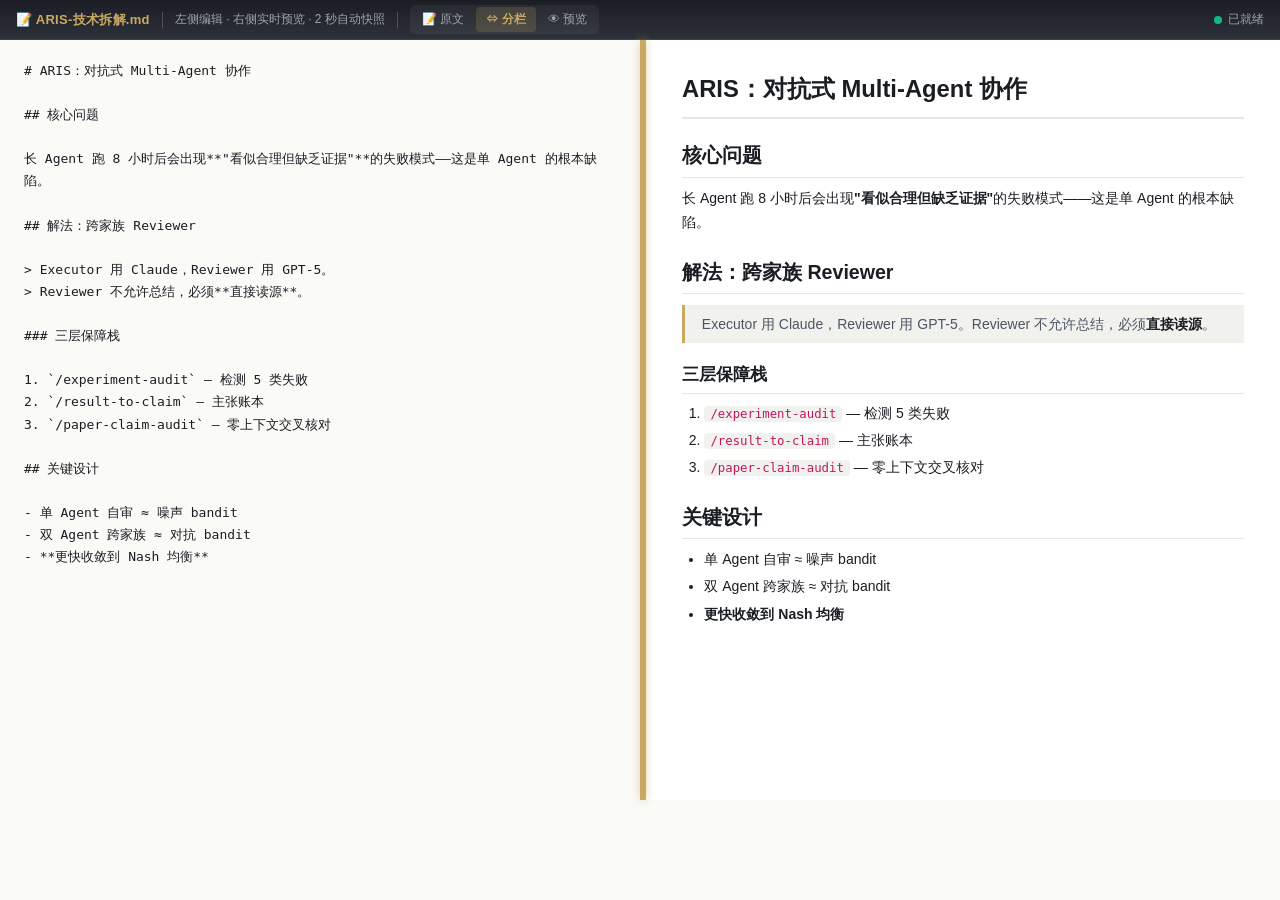
<file: docs/landing/screens/screen-01-md-three-view.html>
<!DOCTYPE html>
<html><head><meta charset="UTF-8" /><style>
  * { box-sizing: border-box; margin: 0; padding: 0; }
  body { width: 1280px; height: 800px; font-family: -apple-system, "PingFang SC", sans-serif; background: #FAFAF7; overflow: hidden; }
  /* 顶部条 */
  .header { height: 40px; background: linear-gradient(180deg, #1A1D23 0%, #2D3139 100%); color: #E5E7EB;
    display: flex; align-items: center; padding: 0 16px; gap: 12px; font-size: 13px; border-bottom: 1px solid rgba(201,169,97,.25); }
  .header .title { font-weight: 600; color: #C9A961; letter-spacing: 0.3px; }
  .header .sep { width: 1px; height: 16px; background: rgba(255,255,255,.2); }
  .header .hint { color: #9CA3AF; font-size: 12px; }
  .header .toolbar { display: inline-flex; gap: 2px; background: rgba(255,255,255,0.05); border-radius: 6px; padding: 2px; }
  .header .vbtn { background: transparent; border: 0; color: #9CA3AF; font-size: 12px; padding: 4px 10px; border-radius: 4px; cursor: pointer; }
  .header .vbtn.active { background: rgba(201,169,97,0.18); color: #C9A961; font-weight: 600; }
  .header .status { margin-left: auto; display: inline-flex; align-items: center; gap: 6px; font-size: 12px; color: #9CA3AF; }
  .header .dot { width: 8px; height: 8px; border-radius: 50%; background: #10B981; }
  /* 主体 */
  .container { display: flex; height: calc(800px - 40px); background: #fff; }
  .pane-source { flex: 0 0 50%; overflow: auto; padding: 20px 24px; font-family: "SF Mono", Menlo, monospace; font-size: 13px; line-height: 1.7; color: #1A1D23; background: #FAFAF7; white-space: pre-wrap; }
  .splitter { flex: 0 0 6px; background: #C9A961; cursor: col-resize; box-shadow: 0 0 8px rgba(201,169,97,0.5); }
  .pane-preview { flex: 1; overflow: auto; padding: 28px 36px; font-size: 14px; line-height: 1.75; color: #1A1D23; }
  .pane-preview h1 { font-size: 1.7em; border-bottom: 2px solid #E5E7EB; padding-bottom: 0.3em; margin-bottom: 0.6em; }
  .pane-preview h2 { font-size: 1.4em; border-bottom: 1px solid #E5E7EB; padding-bottom: 0.2em; margin: 1em 0 0.4em; }
  .pane-preview p { margin: 0.6em 0; }
  .pane-preview ul { padding-left: 1.6em; margin: 0.6em 0; }
  .pane-preview li { margin: 0.2em 0; }
  .pane-preview blockquote { margin: 0.8em 0; padding: 0.5em 1.2em; border-left: 3px solid #C9A961; background: #F1F1ED; color: #4B5563; }
  .pane-preview code { background: #F1F1ED; padding: 1px 6px; border-radius: 4px; color: #BE185D; font-size: 0.88em; }
  .pane-preview strong { color: #1A1D23; }
</style></head>
<body>
  <div class="header">
    <span class="title">📝 ARIS-技术拆解.md</span>
    <span class="sep"></span>
    <span class="hint">左侧编辑 · 右侧实时预览 · 2 秒自动快照</span>
    <span class="sep"></span>
    <span class="toolbar">
      <button class="vbtn">📝 原文</button>
      <button class="vbtn active">⇔ 分栏</button>
      <button class="vbtn">👁 预览</button>
    </span>
    <span class="status"><span class="dot"></span><span>已就绪</span></span>
  </div>
  <div class="container">
    <div class="pane-source"># ARIS：对抗式 Multi-Agent 协作

## 核心问题

长 Agent 跑 8 小时后会出现**"看似合理但缺乏证据"**的失败模式——这是单 Agent 的根本缺陷。

## 解法：跨家族 Reviewer

> Executor 用 Claude，Reviewer 用 GPT-5。
> Reviewer 不允许总结，必须**直接读源**。

### 三层保障栈

1. `/experiment-audit` — 检测 5 类失败
2. `/result-to-claim` — 主张账本
3. `/paper-claim-audit` — 零上下文交叉核对

## 关键设计

- 单 Agent 自审 ≈ 噪声 bandit
- 双 Agent 跨家族 ≈ 对抗 bandit
- **更快收敛到 Nash 均衡**
</div>
    <div class="splitter"></div>
    <div class="pane-preview">
      <h1>ARIS：对抗式 Multi-Agent 协作</h1>
      <h2>核心问题</h2>
      <p>长 Agent 跑 8 小时后会出现<strong>"看似合理但缺乏证据"</strong>的失败模式——这是单 Agent 的根本缺陷。</p>
      <h2>解法：跨家族 Reviewer</h2>
      <blockquote>Executor 用 Claude，Reviewer 用 GPT-5。Reviewer 不允许总结，必须<strong>直接读源</strong>。</blockquote>
      <h2 style="font-size:1.2em;">三层保障栈</h2>
      <ol style="padding-left: 1.6em;">
        <li><code>/experiment-audit</code> — 检测 5 类失败</li>
        <li><code>/result-to-claim</code> — 主张账本</li>
        <li><code>/paper-claim-audit</code> — 零上下文交叉核对</li>
      </ol>
      <h2>关键设计</h2>
      <ul>
        <li>单 Agent 自审 ≈ 噪声 bandit</li>
        <li>双 Agent 跨家族 ≈ 对抗 bandit</li>
        <li><strong>更快收敛到 Nash 均衡</strong></li>
      </ul>
    </div>
  </div>
</body></html>
</file>
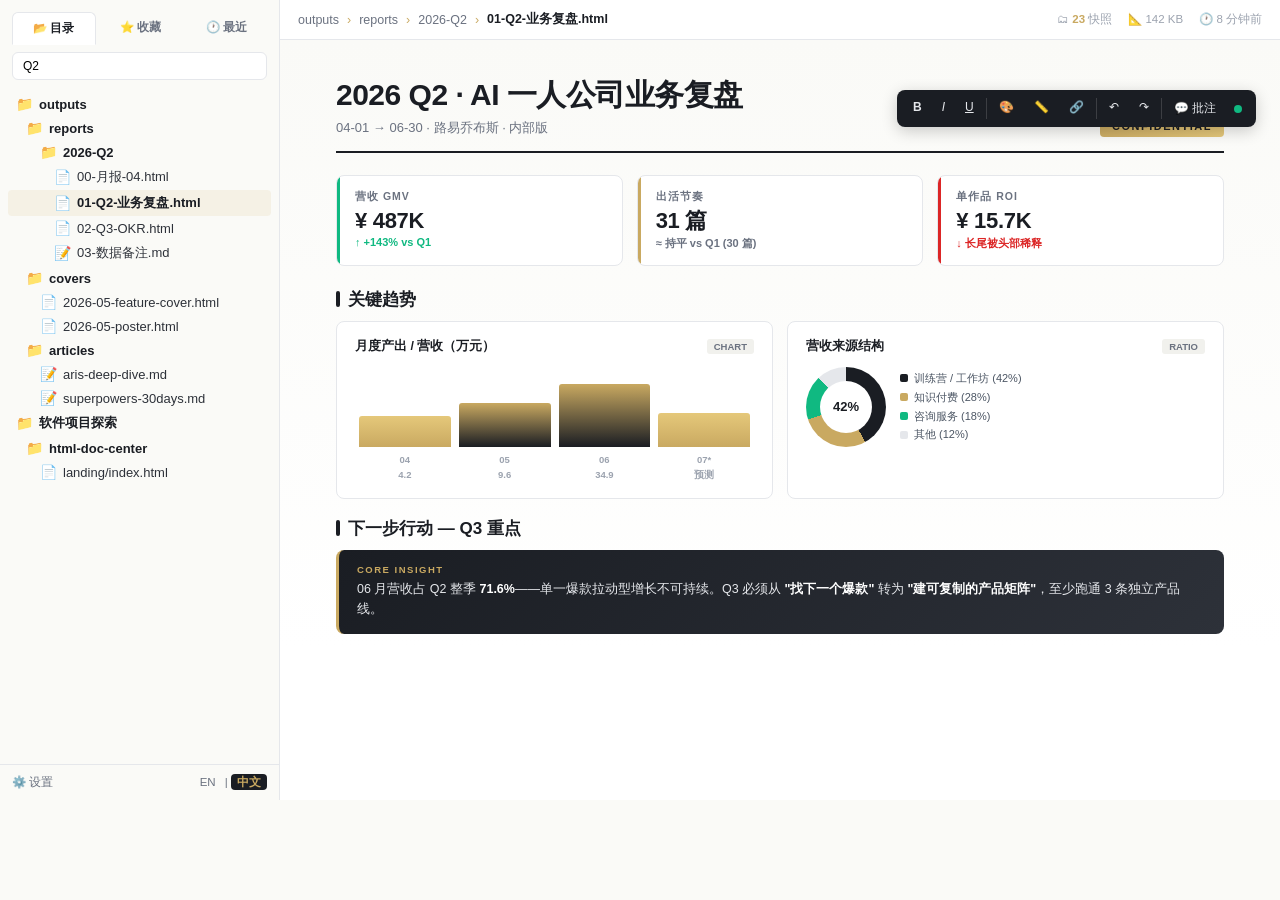
<file: docs/landing/screens/screen-02-main.html>
<!DOCTYPE html>
<html><head><meta charset="UTF-8" /><style>
  * { box-sizing: border-box; margin: 0; padding: 0; }
  body { width: 1280px; height: 800px; font-family: -apple-system, "PingFang SC", sans-serif; background: #FAFAF7; overflow: hidden; display: flex; }

  /* ===== 左侧栏 ===== */
  .sidebar { width: 280px; background: #FAFAF7; border-right: 1px solid #E5E7EB; height: 800px; display: flex; flex-direction: column; }
  .sidebar-tabs { display: flex; padding: 12px 12px 0; gap: 4px; }
  .tab { flex: 1; padding: 8px 6px; font-size: 11.5px; font-weight: 600; text-align: center; border-radius: 6px 6px 0 0; cursor: pointer; color: #6B7280; }
  .tab.active { background: #fff; color: #1A1D23; border: 1px solid #E5E7EB; border-bottom: 1px solid #fff; margin-bottom: -1px; }
  .search { padding: 8px 12px; }
  .search input { width: 100%; padding: 6px 10px; border: 1px solid #E5E7EB; border-radius: 6px; font-size: 12px; }
  .tree { flex: 1; overflow-y: auto; padding: 4px 8px; }
  .tree-node { padding: 4px 8px; font-size: 13px; cursor: pointer; border-radius: 4px; display: flex; align-items: center; gap: 6px; color: #2D3139; }
  .tree-node:hover { background: #F1F1ED; }
  .tree-node.active { background: rgba(201,169,97,0.12); color: #1A1D23; font-weight: 600; }
  .tree-node.folder { font-weight: 600; color: #1A1D23; }
  .tree-node.depth-1 { padding-left: 18px; }
  .tree-node.depth-2 { padding-left: 32px; }
  .tree-node.depth-3 { padding-left: 46px; }
  .icon { font-size: 14px; }
  .footer-sb { padding: 10px 12px; border-top: 1px solid #E5E7EB; display: flex; gap: 8px; align-items: center; font-size: 11.5px; color: #6B7280; }
  .footer-sb .lang { margin-left: auto; }
  .footer-sb .lang span { padding: 2px 6px; border-radius: 4px; cursor: pointer; }
  .footer-sb .lang .active-lang { background: #1A1D23; color: #C9A961; font-weight: 600; }

  /* ===== 主区 ===== */
  .main { flex: 1; display: flex; flex-direction: column; }
  .breadcrumb { height: 40px; background: #fff; border-bottom: 1px solid #E5E7EB; display: flex; align-items: center; padding: 0 18px; gap: 8px; font-size: 12.5px; color: #6B7280; flex-shrink: 0; }
  .breadcrumb .crumb-cur { color: #1A1D23; font-weight: 600; }
  .breadcrumb .sep { color: #C9A961; }
  .breadcrumb .meta { margin-left: auto; display: flex; gap: 16px; font-size: 11.5px; color: #9CA3AF; }
  .breadcrumb .meta b { color: #C9A961; font-weight: 700; }

  /* ===== 编辑工具栏 ===== */
  .edit-toolbar { position: absolute; top: 50px; right: 24px; background: #1A1D23; color: #E5E7EB; padding: 6px 8px; border-radius: 8px; display: flex; gap: 4px; font-size: 12px; box-shadow: 0 4px 16px rgba(0,0,0,0.2); z-index: 10; }
  .edit-toolbar .ebtn { padding: 4px 8px; cursor: pointer; border-radius: 4px; }
  .edit-toolbar .ebtn:hover { background: rgba(255,255,255,0.1); }
  .edit-toolbar .ebtn.B { font-weight: 900; }
  .edit-toolbar .ebtn.I { font-style: italic; }
  .edit-toolbar .ebtn.U { text-decoration: underline; }
  .edit-toolbar .esep { width: 1px; background: rgba(255,255,255,0.15); margin: 2px 0; }

  /* ===== iframe 模拟区（核心改动：渲染一份真实 HTML 报告） ===== */
  .iframe-area { flex: 1; background: #fff; overflow: hidden; position: relative; }

  /* 真实 HTML 报告内容 —— 一份"AI 一人公司 Q2 复盘"产品级 HTML */
  .report {
    width: 100%; height: 100%;
    background: linear-gradient(180deg, #FAFAF7 0%, #fff 80%);
    padding: 38px 56px 60px;
    overflow-y: auto;
    font-family: 'PingFang SC', -apple-system, sans-serif;
    color: #1A1D23;
  }
  .report .r-header {
    display: flex; align-items: flex-end; justify-content: space-between;
    margin-bottom: 22px;
    border-bottom: 2px solid #1A1D23;
    padding-bottom: 14px;
  }
  .report .r-header .r-title-block h1 {
    font-size: 30px; font-weight: 900; line-height: 1.15;
    letter-spacing: -0.5px; margin-bottom: 6px;
  }
  .report .r-header .r-title-block .r-sub {
    font-size: 13px; color: #6B7280; font-weight: 500;
  }
  .report .r-header .r-tag {
    background: linear-gradient(135deg, #C9A961 0%, #E5C87A 100%);
    color: #1A1D23;
    font-size: 11px; font-weight: 800; letter-spacing: 1.5px;
    padding: 5px 12px; border-radius: 4px;
  }

  /* 三大数字卡 */
  .stat-row {
    display: grid;
    grid-template-columns: repeat(3, 1fr);
    gap: 14px;
    margin-bottom: 22px;
  }
  .stat-card {
    background: #fff;
    border: 1px solid #E5E7EB;
    border-radius: 8px;
    padding: 14px 18px;
    position: relative;
    overflow: hidden;
  }
  .stat-card::before {
    content: '';
    position: absolute;
    left: 0; top: 0; bottom: 0;
    width: 3px;
    background: var(--accent, #C9A961);
  }
  .stat-card.up { --accent: #10B981; }
  .stat-card.steady { --accent: #C9A961; }
  .stat-card.flag { --accent: #DC2626; }
  .stat-card .label {
    font-size: 10.5px; font-weight: 700; letter-spacing: 1px;
    color: #6B7280; text-transform: uppercase;
    margin-bottom: 6px;
  }
  .stat-card .value {
    font-size: 22px; font-weight: 900; color: #1A1D23;
    line-height: 1; letter-spacing: -0.3px;
  }
  .stat-card .delta {
    font-size: 11px; font-weight: 600;
    margin-top: 4px;
  }
  .stat-card.up .delta { color: #10B981; }
  .stat-card.flag .delta { color: #DC2626; }
  .stat-card.steady .delta { color: #6B7280; }

  /* 章节标题 */
  .report h2 {
    font-size: 17px; font-weight: 800; margin: 18px 0 10px;
    color: #1A1D23;
    display: flex; align-items: center; gap: 8px;
  }
  .report h2::before {
    content: ''; width: 4px; height: 16px;
    background: #1A1D23; border-radius: 2px;
  }

  /* 内容卡片+图表区 */
  .chart-row {
    display: grid;
    grid-template-columns: 1fr 1fr;
    gap: 14px;
    margin-bottom: 14px;
  }
  .panel {
    background: #fff;
    border: 1px solid #E5E7EB;
    border-radius: 8px;
    padding: 16px 18px;
  }
  .panel .p-title {
    font-size: 12.5px; font-weight: 700; color: #1A1D23;
    margin-bottom: 12px;
    display: flex; justify-content: space-between; align-items: center;
  }
  .panel .p-title .pill {
    font-size: 9.5px; padding: 2px 7px; border-radius: 3px;
    background: #F1F1ED; color: #6B7280; font-weight: 600;
  }

  /* 简易柱状图 */
  .bars { display: flex; align-items: flex-end; gap: 8px; height: 80px; padding: 0 4px; }
  .bar { flex: 1; background: linear-gradient(180deg, #C9A961 0%, #1A1D23 100%); border-radius: 3px 3px 0 0; position: relative; }
  .bar.short { background: linear-gradient(180deg, #E5C87A 0%, #C9A961 100%); }
  .bar .bar-label { position: absolute; bottom: -18px; left: 0; right: 0; text-align: center; font-size: 9.5px; color: #9CA3AF; font-weight: 600; }
  .bars-axis { display: flex; gap: 8px; padding: 0 4px; margin-top: 22px; font-size: 9.5px; color: #9CA3AF; font-weight: 600; }
  .bars-axis div { flex: 1; text-align: center; }

  /* 简易甜甜圈 + 图例 */
  .donut-block { display: flex; align-items: center; gap: 14px; }
  .donut {
    width: 80px; height: 80px; border-radius: 50%;
    background: conic-gradient(#1A1D23 0% 42%, #C9A961 42% 70%, #10B981 70% 88%, #E5E7EB 88% 100%);
    position: relative;
    flex-shrink: 0;
  }
  .donut::after {
    content: ''; position: absolute; inset: 14px;
    background: #fff; border-radius: 50%;
  }
  .donut .donut-c { position: absolute; inset: 0; display: flex; align-items: center; justify-content: center; font-size: 13px; font-weight: 900; color: #1A1D23; z-index: 1; }
  .legend { font-size: 11px; color: #4B5563; line-height: 1.7; }
  .legend-item { display: flex; align-items: center; gap: 6px; }
  .legend-dot { width: 8px; height: 8px; border-radius: 2px; flex-shrink: 0; }

  /* 关键洞察盒 */
  .insight-box {
    background: linear-gradient(135deg, #1A1D23 0%, #2D3139 100%);
    color: #E5E7EB;
    padding: 14px 18px;
    border-radius: 8px;
    border-left: 3px solid #C9A961;
    margin: 6px 0 0;
  }
  .insight-box .i-label {
    font-size: 9.5px; font-weight: 800; letter-spacing: 1.5px;
    color: #C9A961;
    margin-bottom: 4px;
  }
  .insight-box .i-text {
    font-size: 12.5px; line-height: 1.65;
  }
  .insight-box .i-text b { color: #fff; }

</style></head>
<body>
  <!-- 左侧栏 -->
  <div class="sidebar">
    <div class="sidebar-tabs">
      <div class="tab active">📂 目录</div>
      <div class="tab">⭐ 收藏</div>
      <div class="tab">🕐 最近</div>
    </div>
    <div class="search"><input value="Q2" placeholder="搜索路径..." /></div>
    <div class="tree">
      <div class="tree-node folder"><span class="icon">📁</span>outputs</div>
      <div class="tree-node folder depth-1"><span class="icon">📁</span>reports</div>
      <div class="tree-node folder depth-2"><span class="icon">📁</span>2026-Q2</div>
      <div class="tree-node depth-2" style="padding-left:46px;"><span class="icon">📄</span>00-月报-04.html</div>
      <div class="tree-node active depth-2" style="padding-left:46px;"><span class="icon">📄</span>01-Q2-业务复盘.html</div>
      <div class="tree-node depth-2" style="padding-left:46px;"><span class="icon">📄</span>02-Q3-OKR.html</div>
      <div class="tree-node depth-2" style="padding-left:46px;"><span class="icon">📝</span>03-数据备注.md</div>
      <div class="tree-node folder depth-1"><span class="icon">📁</span>covers</div>
      <div class="tree-node depth-2"><span class="icon">📄</span>2026-05-feature-cover.html</div>
      <div class="tree-node depth-2"><span class="icon">📄</span>2026-05-poster.html</div>
      <div class="tree-node folder depth-1"><span class="icon">📁</span>articles</div>
      <div class="tree-node depth-2"><span class="icon">📝</span>aris-deep-dive.md</div>
      <div class="tree-node depth-2"><span class="icon">📝</span>superpowers-30days.md</div>
      <div class="tree-node folder"><span class="icon">📁</span>软件项目探索</div>
      <div class="tree-node folder depth-1"><span class="icon">📁</span>html-doc-center</div>
      <div class="tree-node depth-2"><span class="icon">📄</span>landing/index.html</div>
    </div>
    <div class="footer-sb">
      <span>⚙️ 设置</span>
      <div class="lang"><span>EN</span> | <span class="active-lang">中文</span></div>
    </div>
  </div>

  <!-- 主区 -->
  <div class="main">
    <div class="breadcrumb">
      <span>outputs</span><span class="sep">›</span>
      <span>reports</span><span class="sep">›</span>
      <span>2026-Q2</span><span class="sep">›</span>
      <span class="crumb-cur">01-Q2-业务复盘.html</span>
      <div class="meta">
        <span>🗂 <b>23</b> 快照</span>
        <span>📐 142 KB</span>
        <span>🕐 8 分钟前</span>
      </div>
    </div>

    <div class="iframe-area">
      <!-- 编辑工具栏（浮动）-->
      <div class="edit-toolbar">
        <span class="ebtn B">B</span>
        <span class="ebtn I">I</span>
        <span class="ebtn U">U</span>
        <span class="esep"></span>
        <span class="ebtn">🎨</span>
        <span class="ebtn">📏</span>
        <span class="ebtn">🔗</span>
        <span class="esep"></span>
        <span class="ebtn">↶</span>
        <span class="ebtn">↷</span>
        <span class="esep"></span>
        <span class="ebtn">💬 批注</span>
        <span style="width:8px;height:8px;border-radius:50%;background:#10B981;align-self:center;margin:0 6px;"></span>
      </div>

      <!-- 真实 HTML 报告内容（这才是 DocCenter 真正的看家本领：渲染 HTML）-->
      <div class="report">
        <!-- 报告头 -->
        <div class="r-header">
          <div class="r-title-block">
            <h1>2026 Q2 · AI 一人公司业务复盘</h1>
            <div class="r-sub">04-01 → 06-30 · 路易乔布斯 · 内部版</div>
          </div>
          <div class="r-tag">CONFIDENTIAL</div>
        </div>

        <!-- 三大数字卡 -->
        <div class="stat-row">
          <div class="stat-card up">
            <div class="label">营收 GMV</div>
            <div class="value">¥ 487K</div>
            <div class="delta">↑ +143% vs Q1</div>
          </div>
          <div class="stat-card steady">
            <div class="label">出活节奏</div>
            <div class="value">31 篇</div>
            <div class="delta">≈ 持平 vs Q1 (30 篇)</div>
          </div>
          <div class="stat-card flag">
            <div class="label">单作品 ROI</div>
            <div class="value">¥ 15.7K</div>
            <div class="delta">↓ 长尾被头部稀释</div>
          </div>
        </div>

        <!-- 主体两列 -->
        <h2>关键趋势</h2>
        <div class="chart-row">
          <div class="panel">
            <div class="p-title">月度产出 / 营收（万元）<span class="pill">CHART</span></div>
            <div class="bars">
              <div class="bar short" style="height:38%"><div class="bar-label">04</div></div>
              <div class="bar" style="height:55%"><div class="bar-label">05</div></div>
              <div class="bar" style="height:78%"><div class="bar-label">06</div></div>
              <div class="bar short" style="height:42%"><div class="bar-label">07*</div></div>
            </div>
            <div class="bars-axis"><div>4.2</div><div>9.6</div><div>34.9</div><div>预测</div></div>
          </div>

          <div class="panel">
            <div class="p-title">营收来源结构 <span class="pill">RATIO</span></div>
            <div class="donut-block">
              <div class="donut"><span class="donut-c">42%</span></div>
              <div class="legend">
                <div class="legend-item"><span class="legend-dot" style="background:#1A1D23;"></span>训练营 / 工作坊 (42%)</div>
                <div class="legend-item"><span class="legend-dot" style="background:#C9A961;"></span>知识付费 (28%)</div>
                <div class="legend-item"><span class="legend-dot" style="background:#10B981;"></span>咨询服务 (18%)</div>
                <div class="legend-item"><span class="legend-dot" style="background:#E5E7EB;"></span>其他 (12%)</div>
              </div>
            </div>
          </div>
        </div>

        <h2>下一步行动 — Q3 重点</h2>
        <div class="insight-box">
          <div class="i-label">CORE INSIGHT</div>
          <div class="i-text">
            06 月营收占 Q2 整季 <b>71.6%</b>——单一爆款拉动型增长不可持续。Q3 必须从 <b>"找下一个爆款"</b> 转为 <b>"建可复制的产品矩阵"</b>，至少跑通 3 条独立产品线。
          </div>
        </div>
      </div>
    </div>
  </div>
</body></html>
</file>
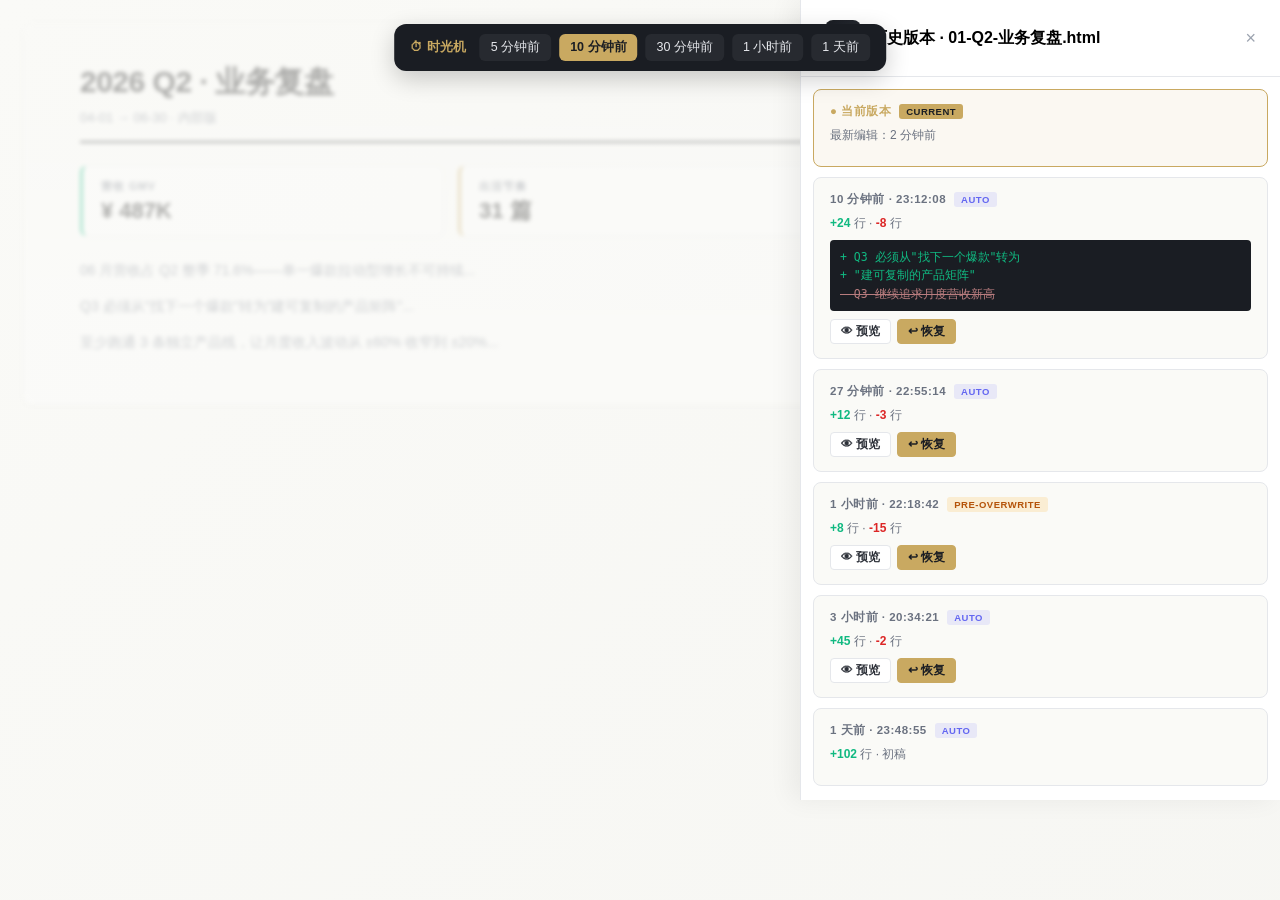
<file: docs/landing/screens/screen-03-time-machine.html>
<!DOCTYPE html>
<html><head><meta charset="UTF-8" /><style>
  * { box-sizing: border-box; margin: 0; padding: 0; }
  body { width: 1280px; height: 800px; font-family: -apple-system, "PingFang SC", sans-serif; background: #FAFAF7; overflow: hidden; }
  /* 半透明遮罩背景（暗示弹出层） */
  .bg { position: absolute; inset: 0; background: linear-gradient(135deg, #FAFAF7 0%, #F1F1ED 100%); opacity: 0.4; }
  /* 模糊背景内容 */
  .behind { position: absolute; inset: 0; padding: 24px; opacity: 0.3; filter: blur(2px); }
  .behind .article { background: #fff; padding: 30px; border-radius: 8px; box-shadow: 0 2px 12px rgba(0,0,0,0.05); }
  .behind h1 { font-size: 28px; font-weight: 900; margin-bottom: 16px; }
  .behind p { font-size: 14px; line-height: 1.7; color: #6B7280; margin-bottom: 12px; }
  /* 时光机条 */
  .tm-bar { position: absolute; top: 24px; left: 50%; transform: translateX(-50%); background: #1A1D23; color: #E5E7EB; padding: 10px 16px; border-radius: 12px; display: flex; gap: 8px; align-items: center; font-size: 12.5px; box-shadow: 0 8px 24px rgba(0,0,0,0.2); z-index: 10; }
  .tm-bar .tm-label { color: #C9A961; font-weight: 700; margin-right: 6px; }
  .tm-bar .tm-btn { background: rgba(255,255,255,0.06); padding: 5px 11px; border-radius: 6px; cursor: pointer; }
  .tm-bar .tm-btn:hover { background: rgba(201,169,97,0.18); color: #C9A961; }
  .tm-bar .tm-btn.cur { background: #C9A961; color: #1A1D23; font-weight: 700; }
  /* 历史抽屉 */
  .drawer { position: absolute; right: 0; top: 0; width: 480px; height: 800px; background: #fff; border-left: 1px solid #E5E7EB; box-shadow: -8px 0 24px rgba(0,0,0,0.06); z-index: 5; display: flex; flex-direction: column; }
  .drawer-header { padding: 20px 24px; border-bottom: 1px solid #E5E7EB; display: flex; align-items: center; gap: 10px; }
  .drawer-header .h-icon { width: 36px; height: 36px; border-radius: 8px; background: linear-gradient(135deg, #1A1D23, #2D3139); color: #C9A961; display: flex; align-items: center; justify-content: center; font-size: 18px; }
  .drawer-header h3 { font-size: 16px; font-weight: 700; flex: 1; }
  .drawer-header .close { color: #9CA3AF; font-size: 18px; cursor: pointer; }
  /* 历史项 */
  .drawer-list { flex: 1; overflow-y: auto; padding: 12px; }
  .h-item { background: #FAFAF7; border: 1px solid #E5E7EB; border-radius: 8px; padding: 14px 16px; margin-bottom: 10px; }
  .h-item.current { background: rgba(201,169,97,0.08); border-color: #C9A961; }
  .h-item .h-time { font-size: 11.5px; font-weight: 700; color: #6B7280; letter-spacing: 0.5px; margin-bottom: 8px; display: flex; gap: 8px; align-items: center; }
  .h-item.current .h-time { color: #C9A961; }
  .h-item .h-tag { font-size: 9.5px; font-weight: 700; padding: 2px 7px; border-radius: 3px; letter-spacing: 0.5px; }
  .h-item .h-tag.auto { background: rgba(99,102,241,0.12); color: #6366F1; }
  .h-item .h-tag.cur-tag { background: #C9A961; color: #1A1D23; }
  .h-item .h-tag.bk { background: rgba(245,158,11,0.15); color: #B45309; }
  .h-item .h-diff { font-size: 12px; color: #6B7280; margin-bottom: 8px; }
  .h-item .h-diff .add { color: #10B981; font-weight: 700; }
  .h-item .h-diff .del { color: #DC2626; font-weight: 700; }
  .h-item .h-actions { display: flex; gap: 6px; margin-top: 4px; }
  .h-item .h-act { font-size: 11.5px; padding: 4px 10px; border-radius: 4px; cursor: pointer; background: #fff; border: 1px solid #E5E7EB; color: #2D3139; font-weight: 600; }
  .h-item .h-act:hover { background: #1A1D23; color: #C9A961; border-color: #1A1D23; }
  .h-item .h-act.primary { background: #C9A961; color: #1A1D23; border-color: #C9A961; }
  /* diff 预览 */
  .diff-preview { font-family: "SF Mono", Menlo, monospace; font-size: 11.5px; background: #1A1D23; color: #E5E7EB; padding: 8px 10px; border-radius: 4px; line-height: 1.6; margin: 6px 0 8px; }
  .diff-preview .add-l { color: #10B981; }
  .diff-preview .del-l { color: #FCA5A5; text-decoration: line-through; opacity: 0.7; }
</style></head>
<body>
  <div class="bg"></div>
  <div class="behind">
    <div class="article" style="background: linear-gradient(180deg, #FAFAF7 0%, #fff 80%); padding: 38px 56px;">
      <div style="display:flex;align-items:flex-end;justify-content:space-between;margin-bottom:22px;border-bottom:2px solid #1A1D23;padding-bottom:14px;">
        <div>
          <h1 style="font-size:30px;font-weight:900;letter-spacing:-0.5px;margin-bottom:6px;">2026 Q2 · 业务复盘</h1>
          <div style="font-size:13px;color:#6B7280;font-weight:500;">04-01 → 06-30 · 内部版</div>
        </div>
        <div style="background:linear-gradient(135deg,#C9A961,#E5C87A);color:#1A1D23;font-size:11px;font-weight:800;letter-spacing:1.5px;padding:5px 12px;border-radius:4px;">CONFIDENTIAL</div>
      </div>
      <div style="display:grid;grid-template-columns:repeat(3,1fr);gap:14px;margin-bottom:22px;">
        <div style="background:#fff;border:1px solid #E5E7EB;border-radius:8px;padding:14px 18px;border-left:3px solid #10B981;">
          <div style="font-size:10.5px;font-weight:700;letter-spacing:1px;color:#6B7280;text-transform:uppercase;margin-bottom:6px;">营收 GMV</div>
          <div style="font-size:22px;font-weight:900;line-height:1;">¥ 487K</div>
        </div>
        <div style="background:#fff;border:1px solid #E5E7EB;border-radius:8px;padding:14px 18px;border-left:3px solid #C9A961;">
          <div style="font-size:10.5px;font-weight:700;letter-spacing:1px;color:#6B7280;text-transform:uppercase;margin-bottom:6px;">出活节奏</div>
          <div style="font-size:22px;font-weight:900;line-height:1;">31 篇</div>
        </div>
        <div style="background:#fff;border:1px solid #E5E7EB;border-radius:8px;padding:14px 18px;border-left:3px solid #DC2626;">
          <div style="font-size:10.5px;font-weight:700;letter-spacing:1px;color:#6B7280;text-transform:uppercase;margin-bottom:6px;">单作品 ROI</div>
          <div style="font-size:22px;font-weight:900;line-height:1;">¥ 15.7K</div>
        </div>
      </div>
      <p>06 月营收占 Q2 整季 71.6%——单一爆款拉动型增长不可持续...</p>
      <p>Q3 必须从"找下一个爆款"转为"建可复制的产品矩阵"...</p>
      <p>至少跑通 3 条独立产品线，让月度收入波动从 ±60% 收窄到 ±20%...</p>
    </div>
  </div>

  <!-- 时光机快捷条 -->
  <div class="tm-bar">
    <span class="tm-label">⏱ 时光机</span>
    <span class="tm-btn">5 分钟前</span>
    <span class="tm-btn cur">10 分钟前</span>
    <span class="tm-btn">30 分钟前</span>
    <span class="tm-btn">1 小时前</span>
    <span class="tm-btn">1 天前</span>
  </div>

  <!-- 历史抽屉 -->
  <div class="drawer">
    <div class="drawer-header">
      <div class="h-icon">⏱</div>
      <h3>历史版本 · 01-Q2-业务复盘.html</h3>
      <span class="close">×</span>
    </div>
    <div class="drawer-list">
      <div class="h-item current">
        <div class="h-time">
          <span>● 当前版本</span>
          <span class="h-tag cur-tag">CURRENT</span>
        </div>
        <div class="h-diff">最新编辑：2 分钟前</div>
      </div>

      <div class="h-item">
        <div class="h-time">
          <span>10 分钟前 · 23:12:08</span>
          <span class="h-tag auto">AUTO</span>
        </div>
        <div class="h-diff"><span class="add">+24</span> 行 · <span class="del">-8</span> 行</div>
        <div class="diff-preview">
<span class="add-l">+ Q3 必须从"找下一个爆款"转为</span><br>
<span class="add-l">+ "建可复制的产品矩阵"</span><br>
<span class="del-l">- Q3 继续追求月度营收新高</span>
        </div>
        <div class="h-actions">
          <span class="h-act">👁 预览</span>
          <span class="h-act primary">↩ 恢复</span>
        </div>
      </div>

      <div class="h-item">
        <div class="h-time">
          <span>27 分钟前 · 22:55:14</span>
          <span class="h-tag auto">AUTO</span>
        </div>
        <div class="h-diff"><span class="add">+12</span> 行 · <span class="del">-3</span> 行</div>
        <div class="h-actions">
          <span class="h-act">👁 预览</span>
          <span class="h-act primary">↩ 恢复</span>
        </div>
      </div>

      <div class="h-item">
        <div class="h-time">
          <span>1 小时前 · 22:18:42</span>
          <span class="h-tag bk">PRE-OVERWRITE</span>
        </div>
        <div class="h-diff"><span class="add">+8</span> 行 · <span class="del">-15</span> 行</div>
        <div class="h-actions">
          <span class="h-act">👁 预览</span>
          <span class="h-act primary">↩ 恢复</span>
        </div>
      </div>

      <div class="h-item">
        <div class="h-time">
          <span>3 小时前 · 20:34:21</span>
          <span class="h-tag auto">AUTO</span>
        </div>
        <div class="h-diff"><span class="add">+45</span> 行 · <span class="del">-2</span> 行</div>
        <div class="h-actions">
          <span class="h-act">👁 预览</span>
          <span class="h-act primary">↩ 恢复</span>
        </div>
      </div>

      <div class="h-item">
        <div class="h-time">
          <span>1 天前 · 23:48:55</span>
          <span class="h-tag auto">AUTO</span>
        </div>
        <div class="h-diff"><span class="add">+102</span> 行 · 初稿</div>
      </div>
    </div>
  </div>
</body></html>
</file>
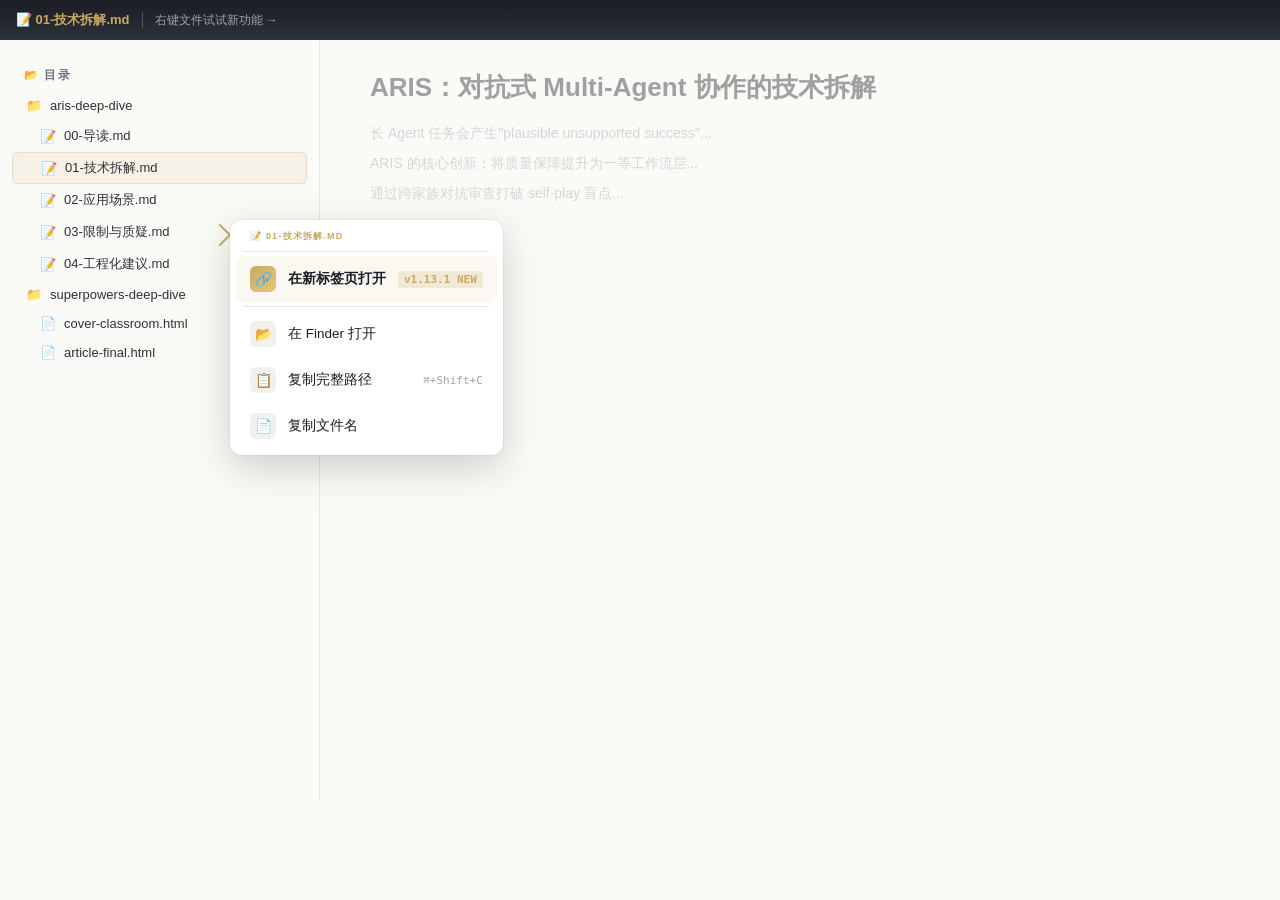
<file: docs/landing/screens/screen-04-context-menu.html>
<!DOCTYPE html>
<html><head><meta charset="UTF-8" /><style>
  * { box-sizing: border-box; margin: 0; padding: 0; }
  body { width: 1280px; height: 800px; font-family: -apple-system, "PingFang SC", sans-serif; background: #FAFAF7; overflow: hidden; display: flex; }
  /* 侧栏 */
  .sidebar { width: 320px; background: #FAFAF7; border-right: 1px solid #E5E7EB; padding: 16px 12px; }
  .sidebar h3 { font-size: 11.5px; font-weight: 700; color: #6B7280; letter-spacing: 1.5px; padding: 8px 12px; margin-top: 12px; }
  .file-row { padding: 7px 12px; font-size: 13px; color: #2D3139; cursor: pointer; border-radius: 6px; display: flex; align-items: center; gap: 8px; position: relative; }
  .file-row:hover { background: #F1F1ED; }
  .file-row.active { background: rgba(201,169,97,0.1); border: 1px solid rgba(201,169,97,0.3); padding: 6px 11px; }
  .file-row .fname { flex: 1; overflow: hidden; text-overflow: ellipsis; white-space: nowrap; }
  /* 右键菜单 */
  .menu { position: absolute; top: 220px; left: 230px; background: #fff; border-radius: 12px; box-shadow: 0 12px 40px rgba(0,0,0,0.18), 0 0 0 1px rgba(0,0,0,0.04); padding: 6px; min-width: 240px; z-index: 10; animation: pop .2s; }
  @keyframes pop { from { opacity: 0; transform: scale(.95); } to { opacity: 1; transform: scale(1); } }
  .menu-item { display: flex; align-items: center; gap: 12px; padding: 10px 14px; font-size: 13.5px; color: #1A1D23; border-radius: 8px; cursor: pointer; }
  .menu-item:hover { background: #F1F1ED; }
  .menu-item.first { background: rgba(201,169,97,0.08); }
  .menu-item.first:hover { background: rgba(201,169,97,0.15); }
  .menu-item.first .mi-icon { background: linear-gradient(135deg, #C9A961, #E5C87A); color: #1A1D23; }
  .menu-item .mi-icon { width: 26px; height: 26px; background: #F1F1ED; border-radius: 6px; display: flex; align-items: center; justify-content: center; font-size: 14px; }
  .menu-item .mi-text { flex: 1; font-weight: 500; }
  .menu-item.first .mi-text { font-weight: 600; }
  .menu-item .mi-shortcut { font-size: 11px; color: #9CA3AF; font-family: "SF Mono", monospace; }
  .menu-divider { height: 1px; background: #E5E7EB; margin: 4px 8px; }
  .menu-tag { font-size: 9px; font-weight: 800; letter-spacing: 1.2px; color: #C9A961; padding: 4px 14px; text-transform: uppercase; }
  /* 主区 */
  .main { flex: 1; padding: 30px 50px; }
  .main h1 { font-size: 26px; font-weight: 900; color: #1A1D23; margin-bottom: 20px; }
  .main p { color: #9CA3AF; font-size: 14px; }
  .main .sub-content { opacity: 0.4; }
  /* 顶部 */
  .header { height: 40px; background: linear-gradient(180deg, #1A1D23, #2D3139); color: #E5E7EB; display: flex; align-items: center; padding: 0 16px; gap: 12px; font-size: 13px; position: absolute; left: 0; right: 0; top: 0; }
  .header .title { color: #C9A961; font-weight: 600; }
  /* 高亮指针线 */
  .pointer { position: absolute; top: 222px; left: 220px; z-index: 5; pointer-events: none; }
  .pointer::before { content: ''; position: absolute; left: -8px; top: 5px; width: 14px; height: 14px; border-right: 2px solid #C9A961; border-top: 2px solid #C9A961; transform: rotate(45deg); }
</style></head>
<body>
  <div class="sidebar" style="margin-top:40px;padding-top:8px;">
    <h3>📂 目录</h3>
    <div class="file-row" style="padding-left: 14px;"><span>📁</span><span class="fname">aris-deep-dive</span></div>
    <div class="file-row" style="padding-left: 28px;"><span>📝</span><span class="fname">00-导读.md</span></div>
    <div class="file-row active" style="padding-left: 28px;"><span>📝</span><span class="fname">01-技术拆解.md</span></div>
    <div class="file-row" style="padding-left: 28px;"><span>📝</span><span class="fname">02-应用场景.md</span></div>
    <div class="file-row" style="padding-left: 28px;"><span>📝</span><span class="fname">03-限制与质疑.md</span></div>
    <div class="file-row" style="padding-left: 28px;"><span>📝</span><span class="fname">04-工程化建议.md</span></div>
    <div class="file-row" style="padding-left: 14px;"><span>📁</span><span class="fname">superpowers-deep-dive</span></div>
    <div class="file-row" style="padding-left: 28px;"><span>📄</span><span class="fname">cover-classroom.html</span></div>
    <div class="file-row" style="padding-left: 28px;"><span>📄</span><span class="fname">article-final.html</span></div>
  </div>

  <!-- 高亮指针 -->
  <div class="pointer"></div>

  <!-- 右键菜单 -->
  <div class="menu">
    <div class="menu-tag">📝 01-技术拆解.md</div>
    <div class="menu-divider"></div>

    <div class="menu-item first">
      <span class="mi-icon">🔗</span>
      <span class="mi-text">在新标签页打开</span>
      <span class="mi-shortcut" style="background:rgba(201,169,97,0.2);color:#C9A961;padding:2px 6px;border-radius:3px;font-weight:700;">v1.13.1 NEW</span>
    </div>

    <div class="menu-divider"></div>

    <div class="menu-item">
      <span class="mi-icon">📂</span>
      <span class="mi-text">在 Finder 打开</span>
    </div>
    <div class="menu-item">
      <span class="mi-icon">📋</span>
      <span class="mi-text">复制完整路径</span>
      <span class="mi-shortcut">⌘+Shift+C</span>
    </div>
    <div class="menu-item">
      <span class="mi-icon">📄</span>
      <span class="mi-text">复制文件名</span>
    </div>
  </div>

  <!-- 主区域（虚化背景） -->
  <div class="main" style="margin-top:40px;">
    <div class="sub-content">
      <h1>ARIS：对抗式 Multi-Agent 协作的技术拆解</h1>
      <p>长 Agent 任务会产生"plausible unsupported success"...</p>
      <p style="margin-top:12px;">ARIS 的核心创新：将质量保障提升为一等工作流层...</p>
      <p style="margin-top:12px;">通过跨家族对抗审查打破 self-play 盲点...</p>
    </div>
  </div>

  <!-- 顶部条 -->
  <div class="header">
    <span class="title">📝 01-技术拆解.md</span>
    <span style="width:1px;height:16px;background:rgba(255,255,255,0.2);"></span>
    <span style="color:#9CA3AF;font-size:12px;">右键文件试试新功能 →</span>
  </div>
</body></html>
</file>
